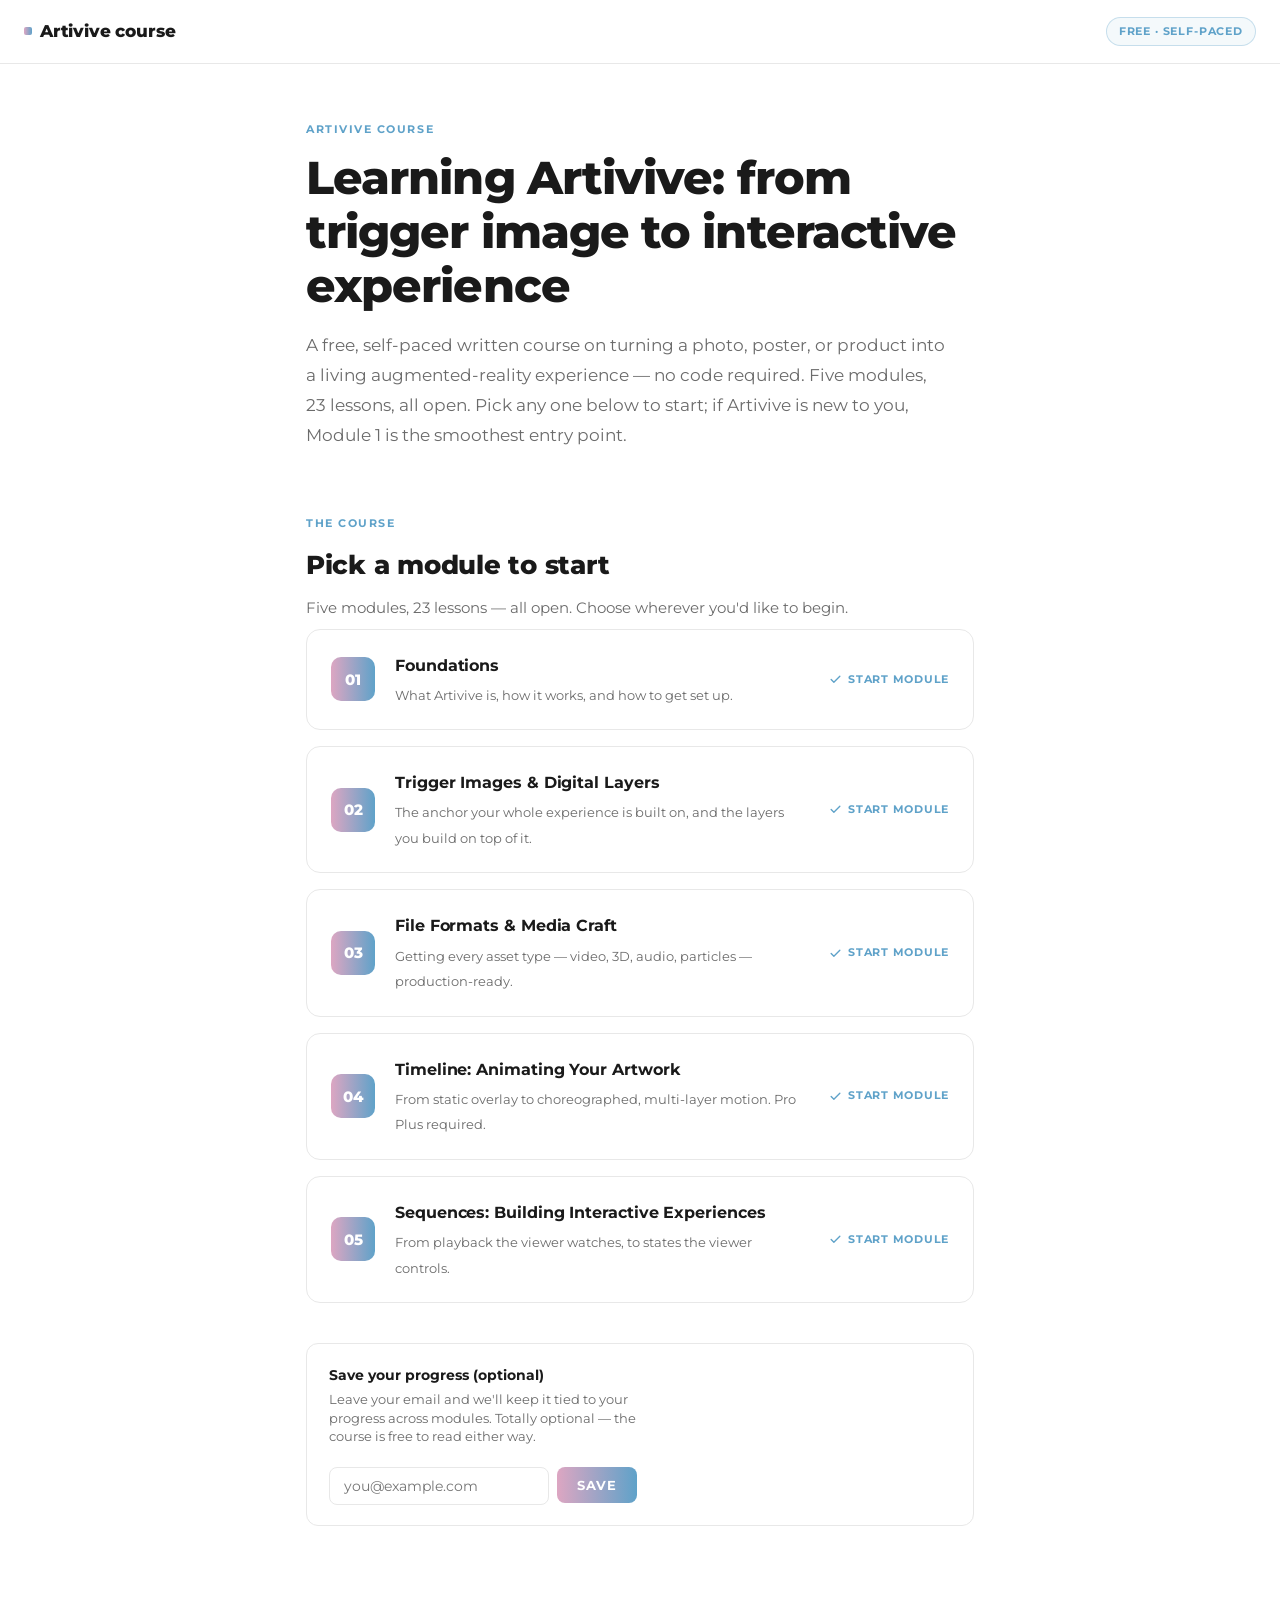
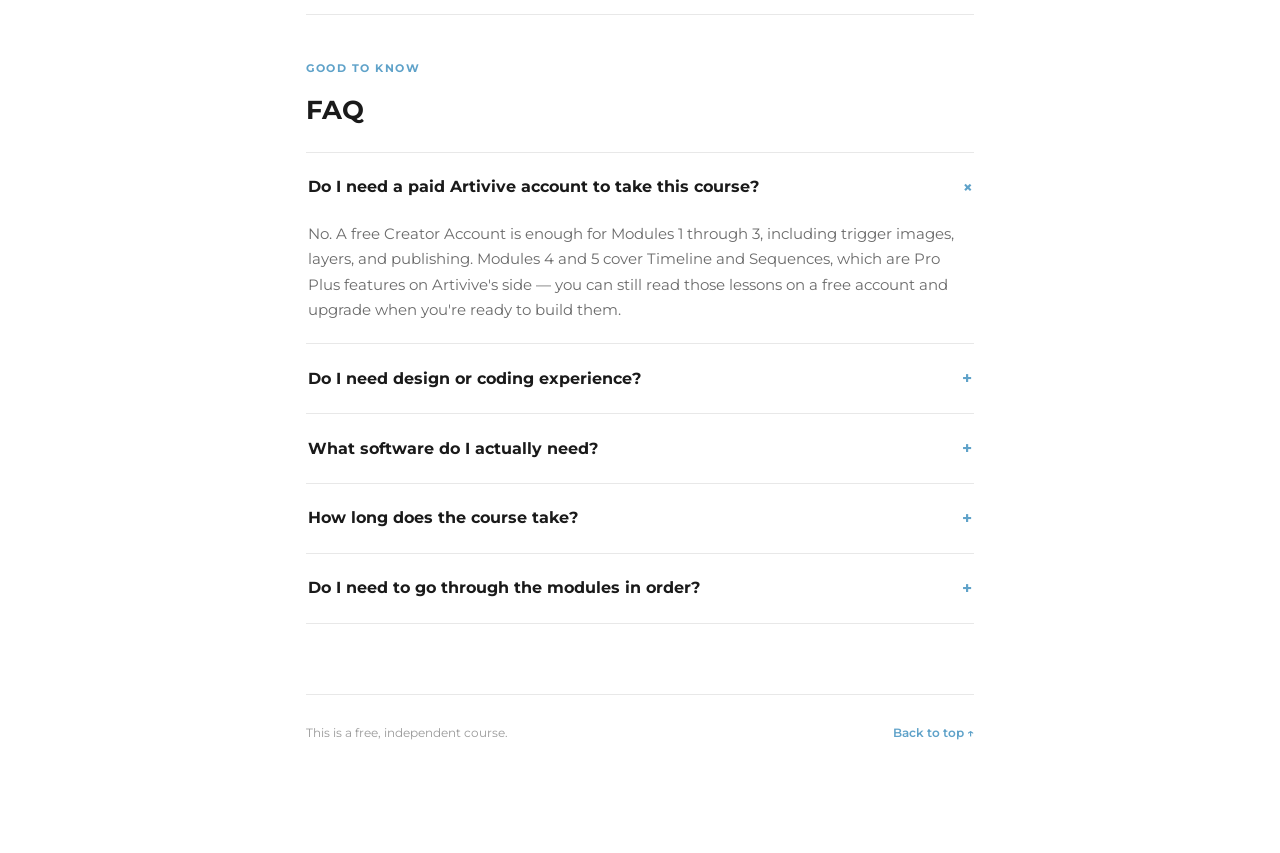
<file: index.html>
<!DOCTYPE html>
<html lang="en">
<head>
<meta charset="UTF-8">
<meta name="viewport" content="width=device-width, initial-scale=1.0">
<title>Learning Artivive — Course Home</title>
<link rel="preconnect" href="https://fonts.googleapis.com">
<link href="https://fonts.googleapis.com/css2?family=Montserrat:ital,wght@0,400;0,500;0,600;0,700;0,800;0,900;1,600&display=swap" rel="stylesheet">
<style>
:root{
  --rose:#dda6c2;
  --sky:#5fa2c9;
  --ink:#1a1a1a;
  --body:#3d3d3d;
  --muted:#6b6b6b;
  --soft:#9a9a9a;
  --page:#f5f5f5;
  --edge:#e8e8e8;
  --grad-cta: linear-gradient(90deg,#dda6c2, #5fa2c9);
}
*{box-sizing:border-box;margin:0;padding:0;}
html{scroll-behavior:smooth;}
body{
  font-family:'Montserrat',Arial,sans-serif;
  font-size:15px;line-height:1.7;color:var(--body);
  background:#fff;-webkit-font-smoothing:antialiased;
}
a{color:inherit;text-decoration:none;}
ul{list-style:none;}
h1,h2,h3{font-family:'Montserrat',Arial,sans-serif;color:var(--ink);font-feature-settings:"calt" 0,"liga" 0;}

/* top bar */
.top-bar{
  height:64px;border-bottom:1px solid var(--edge);
  display:flex;align-items:center;justify-content:space-between;
  padding:0 24px;position:sticky;top:0;z-index:300;
  background:rgba(255,255,255,.97);backdrop-filter:blur(10px);
}
.top-logo{font-weight:800;font-size:17px;color:var(--ink);display:flex;gap:8px;align-items:center;letter-spacing:-.01em;}
.mark{width:8px;height:8px;border-radius:2px;background:var(--grad-cta);flex:0 0 auto;}
.top-right{display:flex;align-items:center;gap:14px;}
.free-badge{font-size:10.5px;font-weight:700;text-transform:uppercase;letter-spacing:.08em;color:var(--sky);border:1px solid rgba(95,162,201,.3);background:rgba(95,162,201,.07);padding:5px 12px;border-radius:20px;}
.menu-toggle{display:none;background:none;border:1px solid var(--edge);border-radius:6px;width:36px;height:36px;font-size:16px;cursor:pointer;color:var(--ink);}

/* layout */
.layout{display:flex;max-width:1320px;margin:0 auto;align-items:flex-start;}
.layout.home{justify-content:center;}
.layout.home .content{max-width:780px;}
.layout.home .module-cards-head{margin-top:38px;}
.sidebar{
  width:272px;flex:0 0 272px;position:sticky;top:64px;
  height:calc(100vh - 64px);overflow-y:auto;
  padding:32px 22px 60px;border-right:1px solid var(--edge);
}
.sidebar-top-link{display:block;font-size:13px;font-weight:700;color:var(--ink);margin-bottom:26px;padding:8px 10px;border-radius:6px;}
.sidebar-top-link:hover{background:var(--page);}
.sidebar-group{margin-bottom:20px;}
.sidebar-group-title{display:flex;gap:9px;align-items:center;font-size:12.5px;font-weight:700;color:var(--ink);margin-bottom:8px;}
.sidebar-index{width:19px;height:19px;border-radius:5px;background:var(--grad-cta);color:#fff;font-size:9.5px;font-weight:800;display:flex;align-items:center;justify-content:center;flex:0 0 auto;}
.sidebar-group ul{display:flex;flex-direction:column;gap:1px;margin-left:28px;border-left:1px solid var(--edge);}
.sidebar-group a{display:block;font-size:12.5px;color:var(--muted);padding:6px 0 6px 14px;border-left:2px solid transparent;margin-left:-1px;}
.sidebar-group a:hover{color:var(--ink);}
.sidebar-group a.active{color:var(--sky);border-left-color:var(--sky);font-weight:600;}
.sidebar-bottom{margin-top:26px;padding-top:18px;border-top:1px solid var(--edge);}
.sidebar-bottom a{display:block;font-size:12.5px;font-weight:600;color:var(--muted);padding:6px 10px;border-radius:6px;}
.sidebar-bottom a:hover{color:var(--ink);background:var(--page);}

.sidebar-backdrop{display:none;}

/* content */
.content{flex:1;min-width:0;padding:56px 56px 110px;max-width:840px;}

.intro{margin-bottom:64px;}
.intro .eyebrow{font-size:11px;font-weight:700;letter-spacing:.14em;text-transform:uppercase;color:var(--sky);margin-bottom:12px;display:block;}
.intro h1{font-size:clamp(30px,4.6vw,46px);font-weight:800;letter-spacing:-.02em;line-height:1.18;margin-bottom:18px;}
.intro .lede{font-size:16.5px;color:var(--muted);max-width:640px;line-height:1.8;margin-bottom:26px;}
.intro-facts{display:flex;gap:28px;flex-wrap:wrap;margin-bottom:26px;}
.intro-facts div b{display:block;font-size:22px;font-weight:800;color:var(--ink);}
.intro-facts div span{font-size:12px;color:var(--soft);}
.intro-note{
  background:var(--page);border:1px solid var(--edge);border-left:3px solid var(--sky);
  border-radius:8px;padding:16px 20px;font-size:14px;color:var(--body);line-height:1.7;
}

/* save progress / email capture — optional, not a gate */
.save-progress{background:#fff;border:1px solid var(--edge);border-radius:12px;padding:20px 22px;margin:18px 0 0;}
.save-progress-form{display:flex;align-items:center;justify-content:space-between;gap:20px;flex-wrap:wrap;}
.save-progress-text{display:flex;flex-direction:column;gap:3px;max-width:340px;}
.save-progress-text strong{font-size:14px;color:var(--ink);}
.save-progress-text span{font-size:12.5px;color:var(--muted);line-height:1.5;}
.save-progress-input-row{display:flex;gap:8px;flex-wrap:wrap;align-items:flex-start;}
.save-progress-input-row input{font-family:'Montserrat',sans-serif;font-size:13.5px;padding:10px 14px;border-radius:8px;border:1px solid var(--edge);min-width:220px;color:var(--ink);}
.save-progress-input-row input:focus{outline:2px solid var(--sky);outline-offset:1px;border-color:var(--sky);}
.btn-save-progress{background:var(--grad-cta);color:#fff;font-weight:700;font-size:12.5px;text-transform:uppercase;letter-spacing:.05em;padding:10.5px 20px;border-radius:8px;border:none;cursor:pointer;white-space:nowrap;font-family:'Montserrat',sans-serif;}
.btn-save-progress:hover{transform:translateY(-1px);}
.save-progress-done{display:none;align-items:center;gap:10px;}
.save-progress.is-saved .save-progress-form{display:none;}
.save-progress.is-saved .save-progress-done{display:flex;}
.save-progress-done svg{width:18px;height:18px;color:var(--sky);flex:0 0 auto;}
.save-progress-done p{font-size:13.5px;color:var(--body);margin:0;}
.save-progress-done a{color:var(--sky);font-weight:600;}
.save-progress-error{color:#c0524a;font-size:12px;margin-top:8px;width:100%;display:none;}
.save-progress.has-error .save-progress-error{display:block;}

.module-block{margin-top:0;}
.module-head{margin-bottom:8px;padding-bottom:28px;border-bottom:1px solid var(--edge);margin-bottom:36px;}
.module-eyebrow{font-size:11px;font-weight:700;text-transform:uppercase;letter-spacing:.1em;color:var(--sky);margin-bottom:12px;display:flex;gap:10px;align-items:center;}
.module-badge{width:24px;height:24px;border-radius:6px;background:var(--grad-cta);color:#fff;font-size:10.5px;font-weight:800;display:flex;align-items:center;justify-content:center;}
.module-head h2{font-size:clamp(22px,3vw,30px);font-weight:800;letter-spacing:-.01em;margin-bottom:8px;}
.module-desc{color:var(--muted);font-size:14.5px;}

/* diagrams — original illustrations, not stock photos */
.diagram-flow{
  display:flex;align-items:center;justify-content:center;gap:12px;flex-wrap:wrap;
  padding:28px 24px;background:#fff;border:1px solid var(--edge);border-radius:14px;margin:22px 0 6px;
}
.flow-step{display:flex;flex-direction:column;align-items:center;gap:9px;flex:1;min-width:108px;max-width:170px;text-align:center;}
.flow-step span{font-size:12px;font-weight:600;color:var(--body);line-height:1.4;}
.flow-arrow{font-size:12.5px;font-weight:700;color:var(--sky);letter-spacing:.02em;flex:0 0 auto;white-space:nowrap;}

.flow-icon{width:56px;height:56px;border-radius:12px;position:relative;background:var(--page);border:1px solid var(--edge);flex:0 0 auto;}
.flow-icon.poster-mini{background:repeating-linear-gradient(45deg, rgba(95,162,201,.5) 0px, rgba(95,162,201,.5) 4px, rgba(221,166,194,.4) 4px, rgba(221,166,194,.4) 8px);}
.flow-icon.scan-mini{background:#fff;}
.flow-icon .vf-c.sm{position:absolute;width:12px;height:12px;}
.flow-icon .vf-c.sm.tl{top:5px;left:5px;border-top:2px solid var(--sky);border-left:2px solid var(--sky);}
.flow-icon .vf-c.sm.tr{top:5px;right:5px;border-top:2px solid var(--sky);border-right:2px solid var(--sky);}
.flow-icon .vf-c.sm.bl{bottom:5px;left:5px;border-bottom:2px solid var(--sky);border-left:2px solid var(--sky);}
.flow-icon .vf-c.sm.br{bottom:5px;right:5px;border-bottom:2px solid var(--sky);border-right:2px solid var(--sky);}
.flow-icon.layers-mini .chip{position:absolute;width:24px;height:16px;border-radius:4px;box-shadow:0 3px 8px rgba(26,26,26,.16);}

.step-num{width:38px;height:38px;border-radius:50%;background:var(--grad-cta);color:#fff;font-weight:800;font-size:14px;display:flex;align-items:center;justify-content:center;}

.compare-col{display:flex;flex-direction:column;align-items:center;gap:9px;text-align:center;flex:0 0 auto;max-width:170px;}
.compare-col span{font-size:12px;color:var(--muted);line-height:1.4;}
.mini-poster{width:120px;height:86px;border-radius:8px;border:1px solid var(--edge);}
.mini-poster.good-pattern{background:repeating-linear-gradient(45deg, rgba(95,162,201,.55) 0px, rgba(95,162,201,.55) 5px, rgba(221,166,194,.45) 5px, rgba(221,166,194,.45) 10px, rgba(26,26,26,.12) 10px, rgba(26,26,26,.12) 12px);}
.mini-poster.poor-pattern{background:linear-gradient(180deg,#eef0f1,#e2e4e5);}
.mini-stars{color:var(--sky);font-size:14px;letter-spacing:3px;}
.mini-stars.dim{color:#dcdcdc;}
.compare-divider{font-size:11px;font-weight:800;color:var(--soft);letter-spacing:.12em;flex:0 0 auto;}

.format-card{background:var(--page);border:1px solid var(--edge);border-radius:10px;padding:18px 16px;text-align:center;flex:1;min-width:140px;}
.format-icon{width:40px;height:40px;border-radius:9px;background:linear-gradient(135deg, rgba(221,166,194,.18), rgba(95,162,201,.16));border:1px solid rgba(95,162,201,.2);display:flex;align-items:center;justify-content:center;margin:0 auto 10px;}
.format-icon svg{width:18px;height:18px;stroke:var(--sky);fill:none;stroke-width:1.8;stroke-linecap:round;stroke-linejoin:round;}
.format-icon svg polygon{fill:var(--sky);stroke:none;}
.format-card b{display:block;font-size:12.5px;color:var(--ink);margin-bottom:4px;}
.format-card span{font-size:11px;color:var(--soft);line-height:1.5;}

.diagram{position:relative;height:150px;background:#fff;border:1px solid var(--edge);border-radius:14px;margin:22px 0 6px;overflow:hidden;padding:0 26px;}
.tl-track{position:absolute;left:8%;right:8%;top:46%;height:2px;background:var(--edge);}
.tl-bar{position:absolute;height:5px;border-radius:3px;top:46%;background:var(--grad-cta);transform:translateY(-50%);}
.tl-node{position:absolute;top:46%;width:13px;height:13px;border-radius:50%;background:var(--sky);transform:translate(-50%,-50%);box-shadow:0 0 0 5px rgba(95,162,201,.14);}
.tl-dot-move{position:absolute;width:10px;height:10px;border-radius:50%;background:var(--ink);top:46%;animation:moveDot 3.4s ease-in-out infinite;}
@keyframes moveDot{0%{left:8%;transform:translate(-50%,-50%);}50%{left:78%;transform:translate(-50%,-50%);}100%{left:8%;transform:translate(-50%,-50%);}}
.tl-label{position:absolute;top:64%;transform:translateX(-50%);font-size:11px;font-weight:600;color:var(--muted);white-space:nowrap;}

.seq-box{background:var(--page);border:1px solid var(--edge);border-radius:10px;padding:11px 16px;font-size:12.5px;font-weight:700;color:var(--ink);text-align:center;}
.seq-box small{display:block;font-size:9.5px;font-weight:500;color:var(--soft);margin-top:2px;text-transform:uppercase;letter-spacing:.05em;}
.seq-branch{display:flex;flex-direction:column;gap:8px;}

@media(prefers-reduced-motion:reduce){ .tl-dot-move{animation:none;} }
@media(max-width:600px){ .diagram-flow{gap:8px;padding:22px 16px;} .flow-arrow{width:100%;text-align:center;} }

/* progressive unlock */
.module-locked{display:none;align-items:center;gap:18px;background:var(--page);border:1px dashed var(--edge);border-radius:14px;padding:32px 28px;margin:22px 0 6px;}
.module-block.is-locked .module-locked{display:flex;}
.module-block.is-locked .module-body{display:none;}
.lock-big{width:26px;height:26px;color:var(--soft);flex:0 0 auto;}
.module-locked p{font-size:14px;color:var(--muted);margin:0;}
.module-locked strong{color:var(--ink);}
.module-locked a{color:var(--sky);font-weight:700;}

.module-complete{margin-top:44px;padding-top:36px;border-top:1px solid var(--edge);}
.complete-todo{display:flex;align-items:center;justify-content:space-between;gap:18px;flex-wrap:wrap;background:var(--page);border:1px solid var(--edge);border-radius:12px;padding:20px 24px;}
.complete-todo p{font-size:14px;font-weight:600;color:var(--ink);margin:0;}
.btn-complete{background:var(--grad-cta);color:#fff;font-weight:700;font-size:12.5px;text-transform:uppercase;letter-spacing:.05em;padding:12px 22px;border-radius:30px;border:none;cursor:pointer;white-space:nowrap;font-family:'Montserrat',sans-serif;}
.btn-complete:hover{transform:translateY(-1px);}
.complete-done{display:none;align-items:center;gap:12px;background:rgba(95,162,201,.08);border:1px solid rgba(95,162,201,.25);border-radius:12px;padding:18px 24px;}
.module-block.is-completed .complete-todo{display:none;}
.module-block.is-completed .complete-done{display:flex;}
.complete-done svg{width:20px;height:20px;color:var(--sky);flex:0 0 auto;}
.complete-done p{font-size:14px;color:var(--body);margin:0;}
.complete-done p strong{color:var(--ink);}

.sidebar-progress{font-size:11.5px;color:var(--soft);margin:-16px 0 20px;padding:0 10px;}
.sidebar-group-name{flex:1;}
.group-lock-icon,.group-check-icon{width:12px;height:12px;flex:0 0 auto;display:none;}
.group-lock-icon{color:var(--soft);}
.group-check-icon{color:var(--sky);}
.sidebar-group.locked .group-lock-icon{display:block;}
.sidebar-group.completed .group-check-icon{display:block;}
.sidebar-group.locked .sidebar-group-name{color:var(--soft);}
.sidebar-group.locked .sidebar-index{opacity:.45;}
.sidebar-group.locked ul a{pointer-events:none;color:#d2d2d2;}
.sidebar-group.current .sidebar-group-name{color:var(--sky);}
.sidebar-reset{font-size:11.5px;color:var(--soft);}
.sidebar-reset:hover{color:var(--sky);}

.lesson{margin-top:44px;padding-top:40px;border-top:1px solid var(--edge);}
.module-block .lesson:first-of-type{border-top:none;padding-top:0;margin-top:0;}
.lesson h3{font-size:19px;font-weight:700;margin-bottom:18px;display:flex;gap:10px;align-items:baseline;letter-spacing:-.005em;}
.lesson-num-tag{font-size:13px;color:var(--sky);font-weight:800;flex:0 0 auto;}
.lesson-body p{margin-bottom:14px;font-size:15.5px;line-height:1.85;color:var(--body);}
.lesson-body p:last-child{margin-bottom:0;}
.lesson-body strong{color:var(--ink);font-weight:700;}
.lesson-body ul{margin:4px 0 18px;padding-left:0;display:flex;flex-direction:column;gap:9px;}
.lesson-body ul li{font-size:15px;color:var(--body);padding-left:20px;position:relative;line-height:1.75;}
.lesson-body ul li::before{content:'';position:absolute;left:0;top:9px;width:6px;height:6px;background:var(--sky);border-radius:1px;transform:rotate(45deg);}
.lesson-body ul li strong{color:var(--ink);}
.video-link{display:inline-flex;align-items:center;gap:8px;font-size:13.5px;color:var(--sky);font-weight:600;margin-top:4px;word-break:break-all;}
.video-link::before{content:'▶';font-size:10px;}
.video-link:hover{text-decoration:underline;}

/* embedded videos — same frame treatment as the infographics */
.video-embed{background:#fff;border:1px solid var(--edge);border-radius:14px;padding:14px;margin:22px 0 6px;}
.video-embed + .video-embed{margin-top:14px;}
.video-frame{position:relative;width:100%;padding-top:56.25%;border-radius:9px;overflow:hidden;background:var(--page);}
.video-frame iframe{position:absolute;top:0;left:0;width:100%;height:100%;border:0;}
.video-caption{display:flex;align-items:center;gap:8px;font-size:12px;font-weight:600;color:var(--muted);margin-top:11px;padding:0 2px;}
.video-caption::before{content:'▶';font-size:9px;color:var(--sky);}

/* faq */
.faq-section{margin-top:88px;padding-top:44px;border-top:1px solid var(--edge);}
.faq-item{border-top:1px solid var(--edge);}
.faq-item:last-child{border-bottom:1px solid var(--edge);}
.faq-item summary{list-style:none;cursor:pointer;padding:20px 2px;display:flex;justify-content:space-between;align-items:center;gap:20px;font-size:15.5px;font-weight:700;color:var(--ink);}
.faq-item summary::-webkit-details-marker{display:none;}
.faq-item p{padding:0 2px 20px;max-width:700px;font-size:14.5px;color:var(--muted);line-height:1.75;}
.faq-plus{font-size:17px;color:var(--sky);transition:transform .2s ease;flex:0 0 auto;font-weight:700;}
.faq-item[open] .faq-plus{transform:rotate(45deg);}

footer{margin-top:70px;padding-top:28px;border-top:1px solid var(--edge);display:flex;justify-content:space-between;flex-wrap:wrap;gap:10px;}
footer p{font-size:12px;color:var(--soft);}
footer a{font-size:12px;color:var(--sky);font-weight:600;}

/* ===== NEW: multi-page module overview cards (index) ===== */
.module-cards{display:flex;flex-direction:column;gap:16px;margin-top:8px;}
.module-cards-head{margin:64px 0 4px;}
.module-cards-head .eyebrow{font-size:11px;font-weight:700;letter-spacing:.14em;text-transform:uppercase;color:var(--sky);display:block;margin-bottom:10px;}
.module-cards-head h2{font-size:26px;font-weight:800;letter-spacing:-.01em;}
.lesson-figure{margin:20px 0 6px;}
.lesson-figure img{display:block;width:100%;height:auto;border:1px solid var(--edge);border-radius:12px;background:#fff;}
.lesson-figure figcaption{font-size:13px;color:var(--muted);margin-top:9px;text-align:center;font-style:italic;}
.module-cards-sub{font-size:15px;color:var(--muted);margin-top:8px;}
.module-cards + .save-progress{margin-top:40px;}
.module-card{display:flex;align-items:center;gap:20px;border:1px solid var(--edge);border-radius:14px;padding:22px 24px;transition:border-color .15s ease,transform .15s ease;}
.module-card:hover{border-color:var(--sky);transform:translateY(-1px);}
.module-card .mc-badge{width:44px;height:44px;border-radius:10px;background:var(--grad-cta);color:#fff;font-weight:800;font-size:15px;display:flex;align-items:center;justify-content:center;flex:0 0 auto;}
.module-card .mc-text{flex:1;min-width:0;}
.module-card .mc-text b{display:block;font-size:16px;color:var(--ink);margin-bottom:3px;letter-spacing:-.005em;}
.module-card .mc-text span{font-size:13px;color:var(--muted);line-height:1.6;}
.module-card .mc-status{font-size:10.5px;font-weight:700;text-transform:uppercase;letter-spacing:.07em;flex:0 0 auto;color:var(--sky);display:flex;align-items:center;gap:6px;}
.module-card .mc-status svg{width:13px;height:13px;flex:0 0 auto;}
.module-card.locked{opacity:.55;pointer-events:none;}
.module-card.locked .mc-badge{opacity:.5;}
.module-card.locked .mc-status{color:var(--soft);}
.module-card.done .mc-status{color:var(--sky);}

/* ===== NEW: prev / next page navigation ===== */
.page-nav{display:flex;justify-content:space-between;gap:14px;margin-top:60px;padding-top:30px;border-top:1px solid var(--edge);flex-wrap:wrap;}
.page-nav a{display:inline-flex;flex-direction:column;gap:3px;font-size:13.5px;font-weight:700;color:var(--ink);border:1px solid var(--edge);border-radius:12px;padding:13px 20px;min-width:160px;transition:border-color .15s ease,transform .15s ease;}
.page-nav a:hover{border-color:var(--sky);transform:translateY(-1px);}
.page-nav a small{font-size:10px;font-weight:700;text-transform:uppercase;letter-spacing:.08em;color:var(--soft);}
.page-nav a.next{margin-left:auto;text-align:right;align-items:flex-end;}
.page-nav a.locked{opacity:.4;pointer-events:none;}

@media(max-width:960px){
  .menu-toggle{display:block;}
  .sidebar{
    position:fixed;top:0;left:-300px;width:280px;height:100vh;
    background:#fff;z-index:400;transition:left .25s ease;
    box-shadow:0 0 40px rgba(0,0,0,.15);padding-top:84px;
  }
  .sidebar.open{left:0;}
  .sidebar-backdrop.show{
    display:block;position:fixed;inset:0;background:rgba(0,0,0,.32);z-index:350;
  }
  .content{padding:40px 22px 90px;max-width:100%;}
  .intro-facts{gap:20px;}
}

</style>
</head>
<body data-page="index">

<div class="top-bar">
  <div class="top-logo"><span class="mark"></span>Artivive course</div>
  <div class="top-right">
    <span class="free-badge">Free · Self-paced</span>
  </div>
</div>


<div class="layout home">
<main class="content" id="top">

    <div class="intro">
      <span class="eyebrow">Artivive Course</span>
      <h1>Learning Artivive: from trigger image to interactive experience</h1>
      <p class="lede">A free, self-paced written course on turning a photo, poster, or product into a living augmented-reality experience — no code required. Five modules, 23 lessons, all open. Pick any one below to start; if Artivive is new to you, Module 1 is the smoothest entry point.</p>
    </div>

    <div class="module-cards-head">
      <span class="eyebrow">The Course</span>
      <h2>Pick a module to start</h2>
      <p class="module-cards-sub">Five modules, 23 lessons — all open. Choose wherever you'd like to begin.</p>
    </div>
    <div class="module-cards">

      <a class="module-card" href="module-1.html" data-module="1">
        <span class="mc-badge">01</span>
        <span class="mc-text"><b>Foundations</b><span>What Artivive is, how it works, and how to get set up.</span></span>
        <span class="mc-status">
          <svg class="chk" viewBox="0 0 24 24" fill="none" stroke="currentColor" stroke-width="2.5" stroke-linecap="round" stroke-linejoin="round"><polyline points="20 6 9 17 4 12"/></svg>
          <span class="mc-status-text">Start module</span>
        </span>
      </a>

      <a class="module-card" href="module-2.html" data-module="2">
        <span class="mc-badge">02</span>
        <span class="mc-text"><b>Trigger Images &amp; Digital Layers</b><span>The anchor your whole experience is built on, and the layers you build on top of it.</span></span>
        <span class="mc-status">
          <svg class="chk" viewBox="0 0 24 24" fill="none" stroke="currentColor" stroke-width="2.5" stroke-linecap="round" stroke-linejoin="round"><polyline points="20 6 9 17 4 12"/></svg>
          <span class="mc-status-text">Start module</span>
        </span>
      </a>

      <a class="module-card" href="module-3.html" data-module="3">
        <span class="mc-badge">03</span>
        <span class="mc-text"><b>File Formats &amp; Media Craft</b><span>Getting every asset type — video, 3D, audio, particles — production-ready.</span></span>
        <span class="mc-status">
          <svg class="chk" viewBox="0 0 24 24" fill="none" stroke="currentColor" stroke-width="2.5" stroke-linecap="round" stroke-linejoin="round"><polyline points="20 6 9 17 4 12"/></svg>
          <span class="mc-status-text">Start module</span>
        </span>
      </a>

      <a class="module-card" href="module-4.html" data-module="4">
        <span class="mc-badge">04</span>
        <span class="mc-text"><b>Timeline: Animating Your Artwork</b><span>From static overlay to choreographed, multi-layer motion. Pro Plus required.</span></span>
        <span class="mc-status">
          <svg class="chk" viewBox="0 0 24 24" fill="none" stroke="currentColor" stroke-width="2.5" stroke-linecap="round" stroke-linejoin="round"><polyline points="20 6 9 17 4 12"/></svg>
          <span class="mc-status-text">Start module</span>
        </span>
      </a>

      <a class="module-card" href="module-5.html" data-module="5">
        <span class="mc-badge">05</span>
        <span class="mc-text"><b>Sequences: Building Interactive Experiences</b><span>From playback the viewer watches, to states the viewer controls.</span></span>
        <span class="mc-status">
          <svg class="chk" viewBox="0 0 24 24" fill="none" stroke="currentColor" stroke-width="2.5" stroke-linecap="round" stroke-linejoin="round"><polyline points="20 6 9 17 4 12"/></svg>
          <span class="mc-status-text">Start module</span>
        </span>
      </a>

    </div>

<div class="save-progress" id="saveProgress">
      <div class="save-progress-form">
        <div class="save-progress-text">
          <strong>Save your progress (optional)</strong>
          <span>Leave your email and we'll keep it tied to your progress across modules. Totally optional — the course is free to read either way.</span>
        </div>
        <div class="save-progress-input-row">
          <input type="email" id="saveProgressEmail" placeholder="you@example.com" autocomplete="email">
          <button type="button" class="btn-save-progress" id="saveProgressBtn">Save</button>
        </div>
        <div class="save-progress-error" id="saveProgressError">That doesn't look like a valid email — mind double-checking it?</div>
      </div>
      <div class="save-progress-done">
        <svg viewBox="0 0 24 24" fill="none" stroke="currentColor" stroke-width="2.5" stroke-linecap="round" stroke-linejoin="round"><polyline points="20 6 9 17 4 12"/></svg>
        <p>Saving progress for <strong id="savedEmailDisplay"></strong>. <a href="#" id="changeEmailLink">Change</a></p>
      </div>
    </div>

    <!-- FAQ -->
    <section class="faq-section" id="faq">
      <span class="eyebrow" style="font-size:11px;font-weight:700;letter-spacing:.14em;text-transform:uppercase;color:var(--sky);display:block;margin-bottom:10px;">Good to Know</span>
      <h2 style="font-size:26px;margin-bottom:20px;">FAQ</h2>

      <details class="faq-item" open>
        <summary>Do I need a paid Artivive account to take this course?<span class="faq-plus">+</span></summary>
        <p>No. A free Creator Account is enough for Modules 1 through 3, including trigger images, layers, and publishing. Modules 4 and 5 cover Timeline and Sequences, which are Pro Plus features on Artivive's side — you can still read those lessons on a free account and upgrade when you're ready to build them.</p>
      </details>
      <details class="faq-item">
        <summary>Do I need design or coding experience?<span class="faq-plus">+</span></summary>
        <p>No. Artivive's editor is entirely drag-and-drop. This course assumes no prior experience with AR, animation, or code.</p>
      </details>
      <details class="faq-item">
        <summary>What software do I actually need?<span class="faq-plus">+</span></summary>
        <p>Just a modern desktop browser for the editor, and the free Artivive app (or a WebAR-enabled artwork) to view your work on a phone.</p>
      </details>
      <details class="faq-item">
        <summary>How long does the course take?<span class="faq-plus">+</span></summary>
        <p>Most learners get through all five modules in four to six hours. It's fully self-paced, so you can spread that across a weekend or a few weeks.</p>
      </details>
      <details class="faq-item">
        <summary>Do I need to go through the modules in order?<span class="faq-plus">+</span></summary>
        <p>No — every module is open, so you can jump to whichever one you need. That said, they're written as a progression: Module 2 assumes the account setup from Module 1, Module 4 assumes the layer skills from Module 2, and Module 5 builds on Timeline concepts from Module 4. If you're brand new to Artivive, going in order is the smoothest path.</p>
      </details>
    </section>

    <footer>
      <p>This is a free, independent course.</p>
      <a href="#top">Back to top ↑</a>
    </footer>

  </main>
</div>

<script>
/* ============================================================
   Artivive course — shared logic across all pages.
   Reads which page it is on from <body data-page> / data-module.
   ============================================================ */
(function(){
  'use strict';

  var TOTAL_MODULES = 5;
  var PROGRESS_KEY = 'module-progress';
  var EMAIL_KEY = 'learner-email';

  var MODULE_TITLES = {
    1: 'Foundations',
    2: 'Trigger Images & Digital Layers',
    3: 'File Formats & Media Craft',
    4: 'Timeline: Animating Your Artwork',
    5: 'Sequences: Building Interactive Experiences'
  };

  /* ---- integration config (fill in to connect ActiveCampaign) ---- */
  var MAKE_WEBHOOK_URL = '';   // e.g. https://hook.us1.make.com/xxxxxxxxxxxxxxxxxxxx
  var AC_ACTID = '';           // e.g. 1234567
  var AC_EVENT_KEY = '';       // e.g. 93f120c55fa6caf9dabc1430d8b4232efead5dfe

  /* ------------------------------------------------------------------
     Storage abstraction.
     - In the Claude artifact preview, window.storage is available (async).
     - On a real hosted site, we fall back to localStorage (sync).
     - As a last resort, an in-memory object (progress won't persist).
     Everything is wrapped in Promises so callers can treat it uniformly.
  ------------------------------------------------------------------ */
  var mem = {};
  function hasWinStorage(){ return typeof window.storage !== 'undefined' && window.storage; }

  function storeGet(key){
    if(hasWinStorage()){
      return window.storage.get(key, false)
        .then(function(r){ return (r && r.value != null) ? r.value : null; })
        .catch(function(){ return null; });
    }
    try { return Promise.resolve(localStorage.getItem(key)); }
    catch(e){ return Promise.resolve(Object.prototype.hasOwnProperty.call(mem, key) ? mem[key] : null); }
  }

  function storeSet(key, value){
    if(hasWinStorage()){
      return window.storage.set(key, value, false).catch(function(e){ console.error('storage.set failed', e); });
    }
    try { localStorage.setItem(key, value); return Promise.resolve(); }
    catch(e){ mem[key] = value; return Promise.resolve(); }
  }

  /* ---- shared mutable state ---- */
  var progress = { completed: [] };
  var email = '';

  /* =====================  INTEGRATIONS  ===================== */
  function isValidEmail(v){ return /^[^\s@]+@[^\s@]+\.[^\s@]+$/.test(v); }

  function sendEvent(eventName, extra){
    if(!email) return; // no identified contact yet — nothing to attach to
    if(MAKE_WEBHOOK_URL){
      var payload = { event: eventName, email: email, course: 'Learning Artivive', timestamp: new Date().toISOString() };
      for(var k in extra){ if(extra.hasOwnProperty(k)) payload[k] = extra[k]; }
      fetch(MAKE_WEBHOOK_URL, {
        method: 'POST', headers: { 'Content-Type': 'application/json' }, body: JSON.stringify(payload)
      }).catch(function(e){ console.warn('Make.com webhook failed', e); });
    }
    if(AC_ACTID && AC_EVENT_KEY){
      var body = 'actid=' + encodeURIComponent(AC_ACTID) +
        '&key=' + encodeURIComponent(AC_EVENT_KEY) +
        '&event=' + encodeURIComponent(eventName) +
        '&eventdata=' + encodeURIComponent(JSON.stringify(extra || {})) +
        '&visit=' + encodeURIComponent(JSON.stringify({ email: email }));
      fetch('https://trackcmp.net/event', {
        method: 'POST', headers: { 'Content-Type': 'application/x-www-form-urlencoded' }, body: body
      }).catch(function(e){ console.warn('ActiveCampaign event failed', e); });
    }
  }

  function trackModuleComplete(m){
    sendEvent('module_' + m + '_complete', { module: m, moduleTitle: MODULE_TITLES[m] || '' });
    if(m === TOTAL_MODULES) sendEvent('course_complete', {});
  }

  /* =====================  MOBILE MENU  ===================== */
  function initMenu(){
    var menuToggle = document.getElementById('menuToggle');
    var sidebar = document.getElementById('sidebar');
    var backdrop = document.getElementById('backdrop');
    if(!menuToggle || !sidebar || !backdrop) return;
    function close(){ sidebar.classList.remove('open'); backdrop.classList.remove('show'); }
    menuToggle.addEventListener('click', function(){
      sidebar.classList.toggle('open'); backdrop.classList.toggle('show');
    });
    backdrop.addEventListener('click', close);
    document.querySelectorAll('.sidebar a').forEach(function(a){ a.addEventListener('click', close); });
  }

  /* =====================  SIDEBAR STATE  ===================== */
  function currentModule(){
    var m = document.body.getAttribute('data-module');
    return m ? parseInt(m, 10) : 0;
  }

  function applySidebarState(){
    var cur = currentModule();
    for(var m = 1; m <= TOTAL_MODULES; m++){
      var group = document.getElementById('sidebar-group-' + m);
      if(!group) continue;
      var completed = progress.completed.indexOf(m) > -1;
      group.classList.remove('locked');
      group.classList.toggle('completed', completed);
      group.classList.toggle('current', m === cur);
    }
    var progEl = document.getElementById('sidebarProgress');
    if(progEl) progEl.textContent = progress.completed.length + ' of ' + TOTAL_MODULES + ' modules complete';
  }

  /* =====================  INDEX: MODULE CARDS  ===================== */
  function applyCardState(){
    document.querySelectorAll('.module-card').forEach(function(card){
      var m = parseInt(card.getAttribute('data-module'), 10);
      var completed = progress.completed.indexOf(m) > -1;
      card.classList.remove('locked');
      card.classList.toggle('done', completed);
      var status = card.querySelector('.mc-status-text');
      if(status){
        status.textContent = completed ? 'Completed' : 'Start module';
      }
    });
  }

  /* =====================  MODULE PAGE STATE  ===================== */
  function applyModulePageState(){
    var m = currentModule();
    if(!m) return;
    var block = document.getElementById('module-' + m);
    if(!block) return;
    var completed = progress.completed.indexOf(m) > -1;
    block.classList.remove('is-locked');
    block.classList.toggle('is-completed', completed);

    // modules are freely accessible — the next link is never gated
    var nextLink = document.querySelector('.page-nav a.next');
    if(nextLink){ nextLink.classList.remove('locked'); }
  }

  /* =====================  PROGRESS I/O  ===================== */
  function loadProgress(){
    return storeGet(PROGRESS_KEY).then(function(val){
      if(val){
        try{
          var parsed = JSON.parse(val);
          if(parsed && Array.isArray(parsed.completed)) progress = parsed;
        }catch(e){ /* keep default */ }
      }
    });
  }

  function saveProgress(){ return storeSet(PROGRESS_KEY, JSON.stringify(progress)); }

  function completeModule(m){
    if(progress.completed.indexOf(m) === -1){
      progress.completed.push(m);
      saveProgress();
    }
    applySidebarState();
    applyModulePageState();
    applyCardState();
    trackModuleComplete(m);
  }

  function resetProgress(){
    progress = { completed: [] };
    saveProgress();
    applySidebarState();
    applyModulePageState();
    applyCardState();
    window.scrollTo({ top: 0, behavior: 'smooth' });
  }

  /* =====================  EMAIL CAPTURE (index)  ===================== */
  function showSavedState(){
    var card = document.getElementById('saveProgress');
    var display = document.getElementById('savedEmailDisplay');
    if(!card) return;
    card.classList.add('is-saved');
    card.classList.remove('has-error');
    if(display) display.textContent = email;
  }
  function showFormState(){
    var card = document.getElementById('saveProgress');
    var input = document.getElementById('saveProgressEmail');
    if(!card) return;
    card.classList.remove('is-saved');
    if(input) input.value = email;
  }
  function initEmailCapture(){
    var saveBtn = document.getElementById('saveProgressBtn');
    var emailInput = document.getElementById('saveProgressEmail');
    var changeLink = document.getElementById('changeEmailLink');
    var card = document.getElementById('saveProgress');
    if(saveBtn && emailInput){
      saveBtn.addEventListener('click', function(){
        var value = emailInput.value.trim();
        if(!isValidEmail(value)){ if(card) card.classList.add('has-error'); return; }
        email = value;
        storeSet(EMAIL_KEY, email);
        showSavedState();
        sendEvent('email_captured', {});
      });
    }
    if(changeLink){
      changeLink.addEventListener('click', function(e){ e.preventDefault(); showFormState(); });
    }
  }

  /* =====================  SCROLL SPY (within a page)  ===================== */
  function initScrollSpy(){
    var lessons = document.querySelectorAll('.lesson[id]');
    if(!lessons.length || !('IntersectionObserver' in window)) return;
    var links = document.querySelectorAll('.sidebar-group a');
    var observer = new IntersectionObserver(function(entries){
      entries.forEach(function(entry){
        if(entry.isIntersecting){
          links.forEach(function(l){ l.classList.remove('active'); });
          var link = document.querySelector('.sidebar-group a[href$="#' + entry.target.id + '"]');
          if(link) link.classList.add('active');
        }
      });
    }, { rootMargin: '-15% 0px -70% 0px', threshold: 0 });
    lessons.forEach(function(l){ observer.observe(l); });
  }

  /* =====================  COMMON WIRING  ===================== */
  function initButtons(){
    document.querySelectorAll('.btn-complete').forEach(function(btn){
      btn.addEventListener('click', function(){
        completeModule(parseInt(btn.getAttribute('data-module'), 10));
      });
    });
    var resetBtn = document.getElementById('resetProgressBtn');
    if(resetBtn){
      resetBtn.addEventListener('click', function(e){ e.preventDefault(); resetProgress(); });
    }
  }

  /* =====================  BOOT  ===================== */
  document.addEventListener('DOMContentLoaded', function(){
    initMenu();
    initButtons();
    initScrollSpy();
    initEmailCapture();

    // load persisted state, then paint
    Promise.all([
      loadProgress(),
      storeGet(EMAIL_KEY).then(function(v){ if(v){ email = v; } })
    ]).then(function(){
      applySidebarState();
      applyModulePageState();
      applyCardState();
      if(email && document.getElementById('saveProgress')) showSavedState();
    });
  });

  // expose for any inline needs / debugging
  window.CourseApp = { sendEvent: sendEvent, trackModuleComplete: trackModuleComplete };
})();

</script>
</body>
</html>
</file>
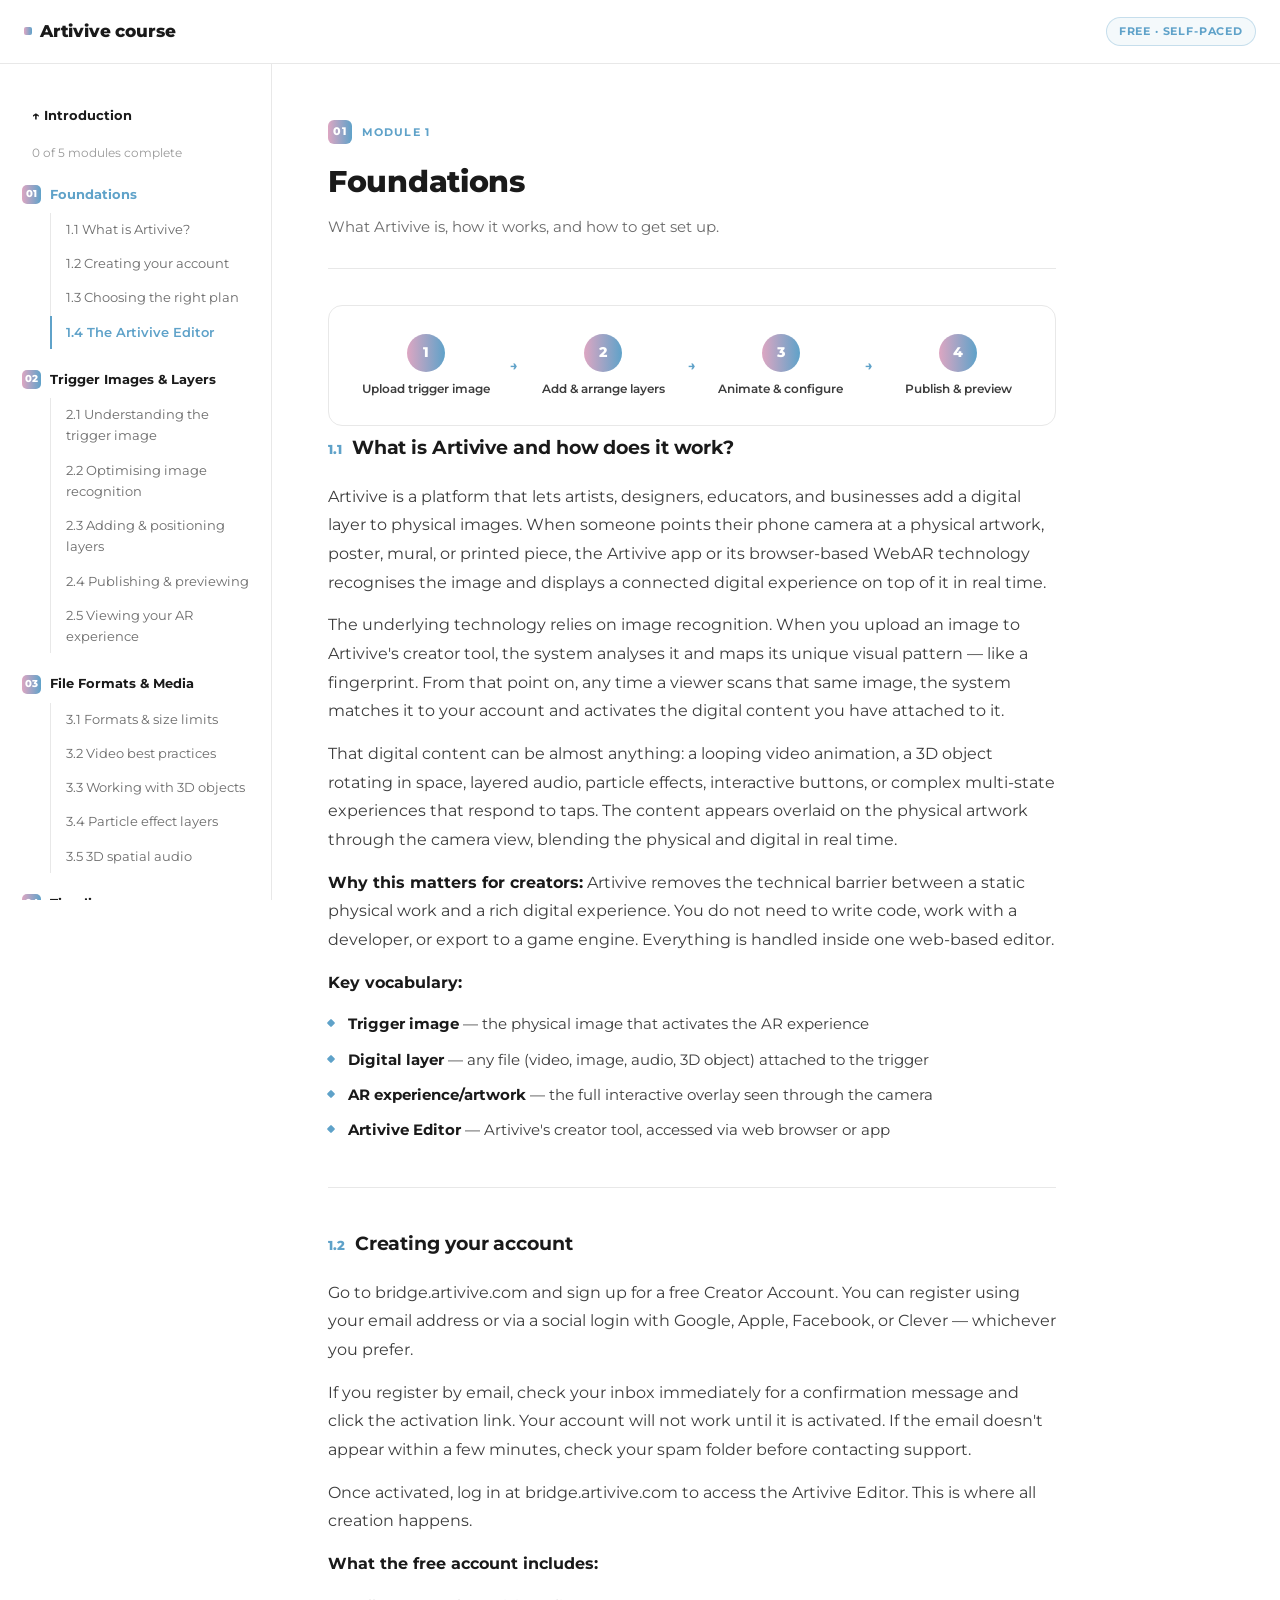
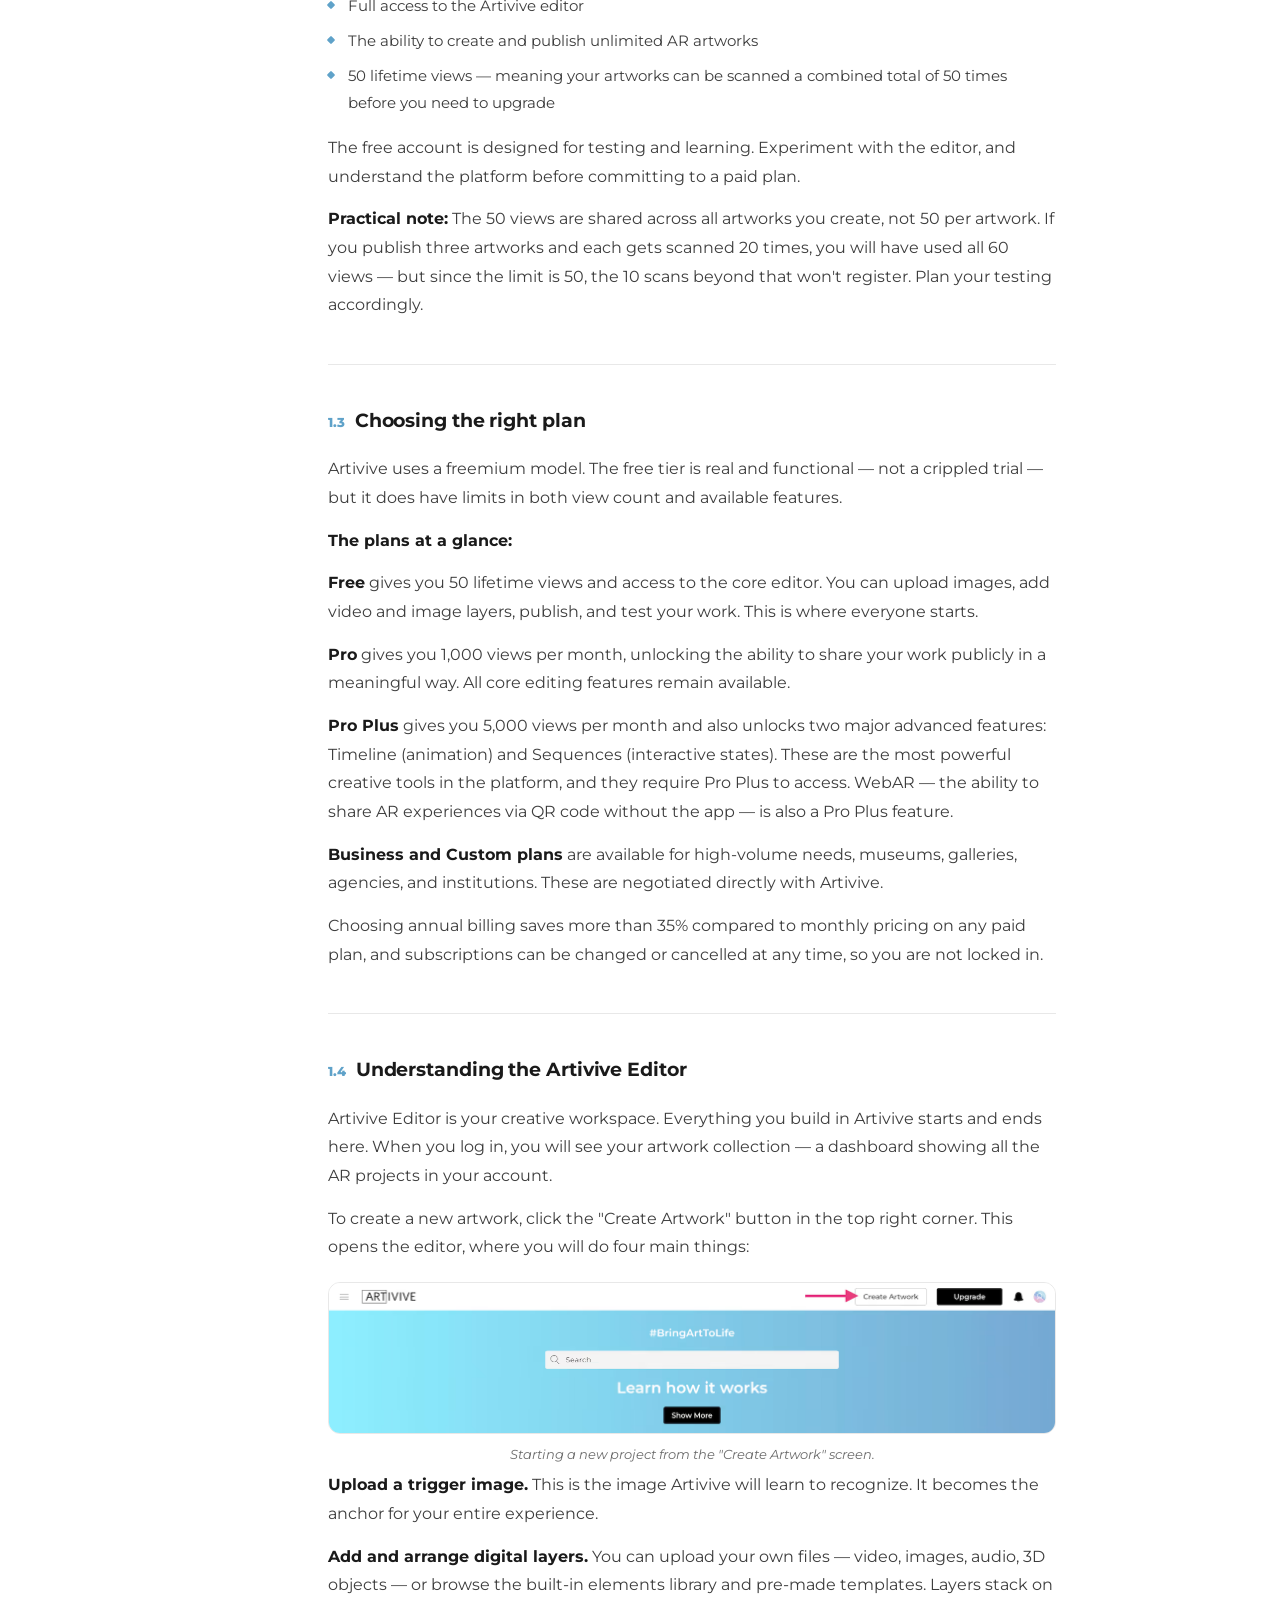
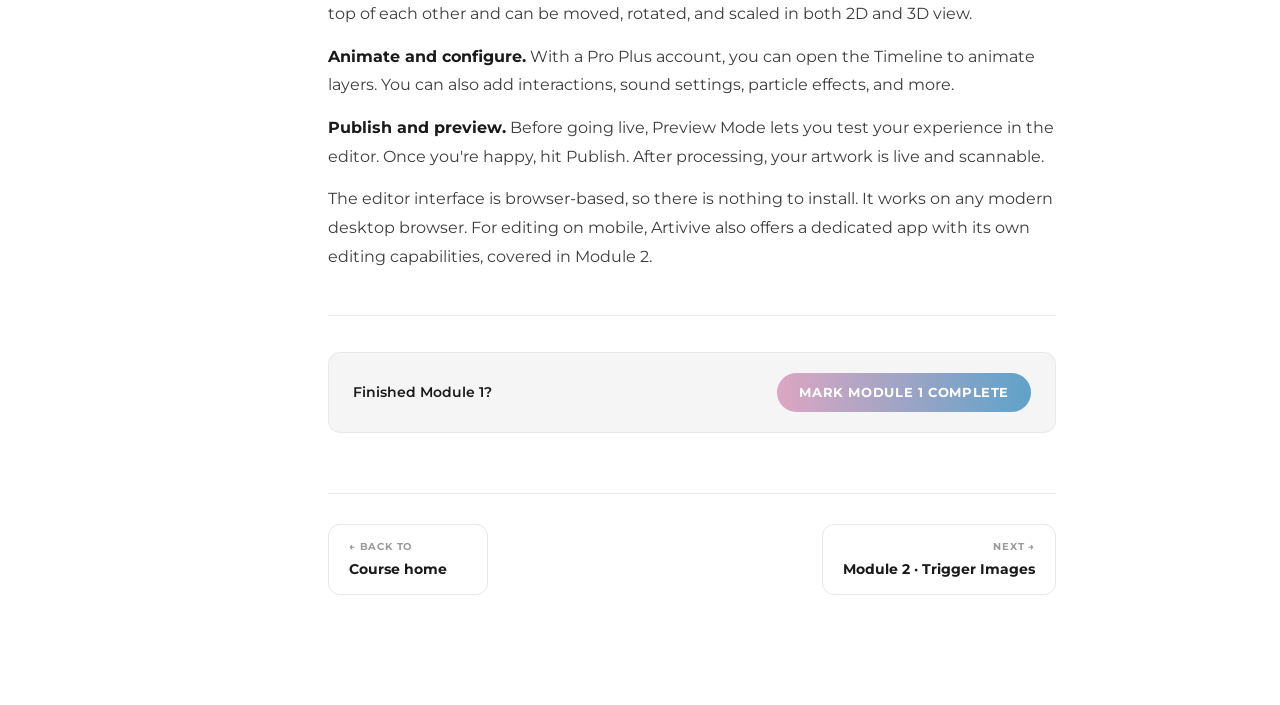
<file: module-1.html>
<!DOCTYPE html>
<html lang="en">
<head>
<meta charset="UTF-8">
<meta name="viewport" content="width=device-width, initial-scale=1.0">
<title>Module 1 · Foundations — Learning Artivive</title>
<link rel="preconnect" href="https://fonts.googleapis.com">
<link href="https://fonts.googleapis.com/css2?family=Montserrat:ital,wght@0,400;0,500;0,600;0,700;0,800;0,900;1,600&display=swap" rel="stylesheet">
<style>
:root{
  --rose:#dda6c2;
  --sky:#5fa2c9;
  --ink:#1a1a1a;
  --body:#3d3d3d;
  --muted:#6b6b6b;
  --soft:#9a9a9a;
  --page:#f5f5f5;
  --edge:#e8e8e8;
  --grad-cta: linear-gradient(90deg,#dda6c2, #5fa2c9);
}
*{box-sizing:border-box;margin:0;padding:0;}
html{scroll-behavior:smooth;}
body{
  font-family:'Montserrat',Arial,sans-serif;
  font-size:15px;line-height:1.7;color:var(--body);
  background:#fff;-webkit-font-smoothing:antialiased;
}
a{color:inherit;text-decoration:none;}
ul{list-style:none;}
h1,h2,h3{font-family:'Montserrat',Arial,sans-serif;color:var(--ink);font-feature-settings:"calt" 0,"liga" 0;}

/* top bar */
.top-bar{
  height:64px;border-bottom:1px solid var(--edge);
  display:flex;align-items:center;justify-content:space-between;
  padding:0 24px;position:sticky;top:0;z-index:300;
  background:rgba(255,255,255,.97);backdrop-filter:blur(10px);
}
.top-logo{font-weight:800;font-size:17px;color:var(--ink);display:flex;gap:8px;align-items:center;letter-spacing:-.01em;}
.mark{width:8px;height:8px;border-radius:2px;background:var(--grad-cta);flex:0 0 auto;}
.top-right{display:flex;align-items:center;gap:14px;}
.free-badge{font-size:10.5px;font-weight:700;text-transform:uppercase;letter-spacing:.08em;color:var(--sky);border:1px solid rgba(95,162,201,.3);background:rgba(95,162,201,.07);padding:5px 12px;border-radius:20px;}
.menu-toggle{display:none;background:none;border:1px solid var(--edge);border-radius:6px;width:36px;height:36px;font-size:16px;cursor:pointer;color:var(--ink);}

/* layout */
.layout{display:flex;max-width:1320px;margin:0 auto;align-items:flex-start;}
.layout.home{justify-content:center;}
.layout.home .content{max-width:780px;}
.layout.home .module-cards-head{margin-top:38px;}
.sidebar{
  width:272px;flex:0 0 272px;position:sticky;top:64px;
  height:calc(100vh - 64px);overflow-y:auto;
  padding:32px 22px 60px;border-right:1px solid var(--edge);
}
.sidebar-top-link{display:block;font-size:13px;font-weight:700;color:var(--ink);margin-bottom:26px;padding:8px 10px;border-radius:6px;}
.sidebar-top-link:hover{background:var(--page);}
.sidebar-group{margin-bottom:20px;}
.sidebar-group-title{display:flex;gap:9px;align-items:center;font-size:12.5px;font-weight:700;color:var(--ink);margin-bottom:8px;}
.sidebar-index{width:19px;height:19px;border-radius:5px;background:var(--grad-cta);color:#fff;font-size:9.5px;font-weight:800;display:flex;align-items:center;justify-content:center;flex:0 0 auto;}
.sidebar-group ul{display:flex;flex-direction:column;gap:1px;margin-left:28px;border-left:1px solid var(--edge);}
.sidebar-group a{display:block;font-size:12.5px;color:var(--muted);padding:6px 0 6px 14px;border-left:2px solid transparent;margin-left:-1px;}
.sidebar-group a:hover{color:var(--ink);}
.sidebar-group a.active{color:var(--sky);border-left-color:var(--sky);font-weight:600;}
.sidebar-bottom{margin-top:26px;padding-top:18px;border-top:1px solid var(--edge);}
.sidebar-bottom a{display:block;font-size:12.5px;font-weight:600;color:var(--muted);padding:6px 10px;border-radius:6px;}
.sidebar-bottom a:hover{color:var(--ink);background:var(--page);}

.sidebar-backdrop{display:none;}

/* content */
.content{flex:1;min-width:0;padding:56px 56px 110px;max-width:840px;}

.intro{margin-bottom:64px;}
.intro .eyebrow{font-size:11px;font-weight:700;letter-spacing:.14em;text-transform:uppercase;color:var(--sky);margin-bottom:12px;display:block;}
.intro h1{font-size:clamp(30px,4.6vw,46px);font-weight:800;letter-spacing:-.02em;line-height:1.18;margin-bottom:18px;}
.intro .lede{font-size:16.5px;color:var(--muted);max-width:640px;line-height:1.8;margin-bottom:26px;}
.intro-facts{display:flex;gap:28px;flex-wrap:wrap;margin-bottom:26px;}
.intro-facts div b{display:block;font-size:22px;font-weight:800;color:var(--ink);}
.intro-facts div span{font-size:12px;color:var(--soft);}
.intro-note{
  background:var(--page);border:1px solid var(--edge);border-left:3px solid var(--sky);
  border-radius:8px;padding:16px 20px;font-size:14px;color:var(--body);line-height:1.7;
}

/* save progress / email capture — optional, not a gate */
.save-progress{background:#fff;border:1px solid var(--edge);border-radius:12px;padding:20px 22px;margin:18px 0 0;}
.save-progress-form{display:flex;align-items:center;justify-content:space-between;gap:20px;flex-wrap:wrap;}
.save-progress-text{display:flex;flex-direction:column;gap:3px;max-width:340px;}
.save-progress-text strong{font-size:14px;color:var(--ink);}
.save-progress-text span{font-size:12.5px;color:var(--muted);line-height:1.5;}
.save-progress-input-row{display:flex;gap:8px;flex-wrap:wrap;align-items:flex-start;}
.save-progress-input-row input{font-family:'Montserrat',sans-serif;font-size:13.5px;padding:10px 14px;border-radius:8px;border:1px solid var(--edge);min-width:220px;color:var(--ink);}
.save-progress-input-row input:focus{outline:2px solid var(--sky);outline-offset:1px;border-color:var(--sky);}
.btn-save-progress{background:var(--grad-cta);color:#fff;font-weight:700;font-size:12.5px;text-transform:uppercase;letter-spacing:.05em;padding:10.5px 20px;border-radius:8px;border:none;cursor:pointer;white-space:nowrap;font-family:'Montserrat',sans-serif;}
.btn-save-progress:hover{transform:translateY(-1px);}
.save-progress-done{display:none;align-items:center;gap:10px;}
.save-progress.is-saved .save-progress-form{display:none;}
.save-progress.is-saved .save-progress-done{display:flex;}
.save-progress-done svg{width:18px;height:18px;color:var(--sky);flex:0 0 auto;}
.save-progress-done p{font-size:13.5px;color:var(--body);margin:0;}
.save-progress-done a{color:var(--sky);font-weight:600;}
.save-progress-error{color:#c0524a;font-size:12px;margin-top:8px;width:100%;display:none;}
.save-progress.has-error .save-progress-error{display:block;}

.module-block{margin-top:0;}
.module-head{margin-bottom:8px;padding-bottom:28px;border-bottom:1px solid var(--edge);margin-bottom:36px;}
.module-eyebrow{font-size:11px;font-weight:700;text-transform:uppercase;letter-spacing:.1em;color:var(--sky);margin-bottom:12px;display:flex;gap:10px;align-items:center;}
.module-badge{width:24px;height:24px;border-radius:6px;background:var(--grad-cta);color:#fff;font-size:10.5px;font-weight:800;display:flex;align-items:center;justify-content:center;}
.module-head h2{font-size:clamp(22px,3vw,30px);font-weight:800;letter-spacing:-.01em;margin-bottom:8px;}
.module-desc{color:var(--muted);font-size:14.5px;}

/* diagrams — original illustrations, not stock photos */
.diagram-flow{
  display:flex;align-items:center;justify-content:center;gap:12px;flex-wrap:wrap;
  padding:28px 24px;background:#fff;border:1px solid var(--edge);border-radius:14px;margin:22px 0 6px;
}
.flow-step{display:flex;flex-direction:column;align-items:center;gap:9px;flex:1;min-width:108px;max-width:170px;text-align:center;}
.flow-step span{font-size:12px;font-weight:600;color:var(--body);line-height:1.4;}
.flow-arrow{font-size:12.5px;font-weight:700;color:var(--sky);letter-spacing:.02em;flex:0 0 auto;white-space:nowrap;}

.flow-icon{width:56px;height:56px;border-radius:12px;position:relative;background:var(--page);border:1px solid var(--edge);flex:0 0 auto;}
.flow-icon.poster-mini{background:repeating-linear-gradient(45deg, rgba(95,162,201,.5) 0px, rgba(95,162,201,.5) 4px, rgba(221,166,194,.4) 4px, rgba(221,166,194,.4) 8px);}
.flow-icon.scan-mini{background:#fff;}
.flow-icon .vf-c.sm{position:absolute;width:12px;height:12px;}
.flow-icon .vf-c.sm.tl{top:5px;left:5px;border-top:2px solid var(--sky);border-left:2px solid var(--sky);}
.flow-icon .vf-c.sm.tr{top:5px;right:5px;border-top:2px solid var(--sky);border-right:2px solid var(--sky);}
.flow-icon .vf-c.sm.bl{bottom:5px;left:5px;border-bottom:2px solid var(--sky);border-left:2px solid var(--sky);}
.flow-icon .vf-c.sm.br{bottom:5px;right:5px;border-bottom:2px solid var(--sky);border-right:2px solid var(--sky);}
.flow-icon.layers-mini .chip{position:absolute;width:24px;height:16px;border-radius:4px;box-shadow:0 3px 8px rgba(26,26,26,.16);}

.step-num{width:38px;height:38px;border-radius:50%;background:var(--grad-cta);color:#fff;font-weight:800;font-size:14px;display:flex;align-items:center;justify-content:center;}

.compare-col{display:flex;flex-direction:column;align-items:center;gap:9px;text-align:center;flex:0 0 auto;max-width:170px;}
.compare-col span{font-size:12px;color:var(--muted);line-height:1.4;}
.mini-poster{width:120px;height:86px;border-radius:8px;border:1px solid var(--edge);}
.mini-poster.good-pattern{background:repeating-linear-gradient(45deg, rgba(95,162,201,.55) 0px, rgba(95,162,201,.55) 5px, rgba(221,166,194,.45) 5px, rgba(221,166,194,.45) 10px, rgba(26,26,26,.12) 10px, rgba(26,26,26,.12) 12px);}
.mini-poster.poor-pattern{background:linear-gradient(180deg,#eef0f1,#e2e4e5);}
.mini-stars{color:var(--sky);font-size:14px;letter-spacing:3px;}
.mini-stars.dim{color:#dcdcdc;}
.compare-divider{font-size:11px;font-weight:800;color:var(--soft);letter-spacing:.12em;flex:0 0 auto;}

.format-card{background:var(--page);border:1px solid var(--edge);border-radius:10px;padding:18px 16px;text-align:center;flex:1;min-width:140px;}
.format-icon{width:40px;height:40px;border-radius:9px;background:linear-gradient(135deg, rgba(221,166,194,.18), rgba(95,162,201,.16));border:1px solid rgba(95,162,201,.2);display:flex;align-items:center;justify-content:center;margin:0 auto 10px;}
.format-icon svg{width:18px;height:18px;stroke:var(--sky);fill:none;stroke-width:1.8;stroke-linecap:round;stroke-linejoin:round;}
.format-icon svg polygon{fill:var(--sky);stroke:none;}
.format-card b{display:block;font-size:12.5px;color:var(--ink);margin-bottom:4px;}
.format-card span{font-size:11px;color:var(--soft);line-height:1.5;}

.diagram{position:relative;height:150px;background:#fff;border:1px solid var(--edge);border-radius:14px;margin:22px 0 6px;overflow:hidden;padding:0 26px;}
.tl-track{position:absolute;left:8%;right:8%;top:46%;height:2px;background:var(--edge);}
.tl-bar{position:absolute;height:5px;border-radius:3px;top:46%;background:var(--grad-cta);transform:translateY(-50%);}
.tl-node{position:absolute;top:46%;width:13px;height:13px;border-radius:50%;background:var(--sky);transform:translate(-50%,-50%);box-shadow:0 0 0 5px rgba(95,162,201,.14);}
.tl-dot-move{position:absolute;width:10px;height:10px;border-radius:50%;background:var(--ink);top:46%;animation:moveDot 3.4s ease-in-out infinite;}
@keyframes moveDot{0%{left:8%;transform:translate(-50%,-50%);}50%{left:78%;transform:translate(-50%,-50%);}100%{left:8%;transform:translate(-50%,-50%);}}
.tl-label{position:absolute;top:64%;transform:translateX(-50%);font-size:11px;font-weight:600;color:var(--muted);white-space:nowrap;}

.seq-box{background:var(--page);border:1px solid var(--edge);border-radius:10px;padding:11px 16px;font-size:12.5px;font-weight:700;color:var(--ink);text-align:center;}
.seq-box small{display:block;font-size:9.5px;font-weight:500;color:var(--soft);margin-top:2px;text-transform:uppercase;letter-spacing:.05em;}
.seq-branch{display:flex;flex-direction:column;gap:8px;}

@media(prefers-reduced-motion:reduce){ .tl-dot-move{animation:none;} }
@media(max-width:600px){ .diagram-flow{gap:8px;padding:22px 16px;} .flow-arrow{width:100%;text-align:center;} }

/* progressive unlock */
.module-locked{display:none;align-items:center;gap:18px;background:var(--page);border:1px dashed var(--edge);border-radius:14px;padding:32px 28px;margin:22px 0 6px;}
.module-block.is-locked .module-locked{display:flex;}
.module-block.is-locked .module-body{display:none;}
.lock-big{width:26px;height:26px;color:var(--soft);flex:0 0 auto;}
.module-locked p{font-size:14px;color:var(--muted);margin:0;}
.module-locked strong{color:var(--ink);}
.module-locked a{color:var(--sky);font-weight:700;}

.module-complete{margin-top:44px;padding-top:36px;border-top:1px solid var(--edge);}
.complete-todo{display:flex;align-items:center;justify-content:space-between;gap:18px;flex-wrap:wrap;background:var(--page);border:1px solid var(--edge);border-radius:12px;padding:20px 24px;}
.complete-todo p{font-size:14px;font-weight:600;color:var(--ink);margin:0;}
.btn-complete{background:var(--grad-cta);color:#fff;font-weight:700;font-size:12.5px;text-transform:uppercase;letter-spacing:.05em;padding:12px 22px;border-radius:30px;border:none;cursor:pointer;white-space:nowrap;font-family:'Montserrat',sans-serif;}
.btn-complete:hover{transform:translateY(-1px);}
.complete-done{display:none;align-items:center;gap:12px;background:rgba(95,162,201,.08);border:1px solid rgba(95,162,201,.25);border-radius:12px;padding:18px 24px;}
.module-block.is-completed .complete-todo{display:none;}
.module-block.is-completed .complete-done{display:flex;}
.complete-done svg{width:20px;height:20px;color:var(--sky);flex:0 0 auto;}
.complete-done p{font-size:14px;color:var(--body);margin:0;}
.complete-done p strong{color:var(--ink);}

.sidebar-progress{font-size:11.5px;color:var(--soft);margin:-16px 0 20px;padding:0 10px;}
.sidebar-group-name{flex:1;}
.group-lock-icon,.group-check-icon{width:12px;height:12px;flex:0 0 auto;display:none;}
.group-lock-icon{color:var(--soft);}
.group-check-icon{color:var(--sky);}
.sidebar-group.locked .group-lock-icon{display:block;}
.sidebar-group.completed .group-check-icon{display:block;}
.sidebar-group.locked .sidebar-group-name{color:var(--soft);}
.sidebar-group.locked .sidebar-index{opacity:.45;}
.sidebar-group.locked ul a{pointer-events:none;color:#d2d2d2;}
.sidebar-group.current .sidebar-group-name{color:var(--sky);}
.sidebar-reset{font-size:11.5px;color:var(--soft);}
.sidebar-reset:hover{color:var(--sky);}

.lesson{margin-top:44px;padding-top:40px;border-top:1px solid var(--edge);}
.module-block .lesson:first-of-type{border-top:none;padding-top:0;margin-top:0;}
.lesson h3{font-size:19px;font-weight:700;margin-bottom:18px;display:flex;gap:10px;align-items:baseline;letter-spacing:-.005em;}
.lesson-num-tag{font-size:13px;color:var(--sky);font-weight:800;flex:0 0 auto;}
.lesson-body p{margin-bottom:14px;font-size:15.5px;line-height:1.85;color:var(--body);}
.lesson-body p:last-child{margin-bottom:0;}
.lesson-body strong{color:var(--ink);font-weight:700;}
.lesson-body ul{margin:4px 0 18px;padding-left:0;display:flex;flex-direction:column;gap:9px;}
.lesson-body ul li{font-size:15px;color:var(--body);padding-left:20px;position:relative;line-height:1.75;}
.lesson-body ul li::before{content:'';position:absolute;left:0;top:9px;width:6px;height:6px;background:var(--sky);border-radius:1px;transform:rotate(45deg);}
.lesson-body ul li strong{color:var(--ink);}
.video-link{display:inline-flex;align-items:center;gap:8px;font-size:13.5px;color:var(--sky);font-weight:600;margin-top:4px;word-break:break-all;}
.video-link::before{content:'▶';font-size:10px;}
.video-link:hover{text-decoration:underline;}

/* embedded videos — same frame treatment as the infographics */
.video-embed{background:#fff;border:1px solid var(--edge);border-radius:14px;padding:14px;margin:22px 0 6px;}
.video-embed + .video-embed{margin-top:14px;}
.video-frame{position:relative;width:100%;padding-top:56.25%;border-radius:9px;overflow:hidden;background:var(--page);}
.video-frame iframe{position:absolute;top:0;left:0;width:100%;height:100%;border:0;}
.video-caption{display:flex;align-items:center;gap:8px;font-size:12px;font-weight:600;color:var(--muted);margin-top:11px;padding:0 2px;}
.video-caption::before{content:'▶';font-size:9px;color:var(--sky);}

/* faq */
.faq-section{margin-top:88px;padding-top:44px;border-top:1px solid var(--edge);}
.faq-item{border-top:1px solid var(--edge);}
.faq-item:last-child{border-bottom:1px solid var(--edge);}
.faq-item summary{list-style:none;cursor:pointer;padding:20px 2px;display:flex;justify-content:space-between;align-items:center;gap:20px;font-size:15.5px;font-weight:700;color:var(--ink);}
.faq-item summary::-webkit-details-marker{display:none;}
.faq-item p{padding:0 2px 20px;max-width:700px;font-size:14.5px;color:var(--muted);line-height:1.75;}
.faq-plus{font-size:17px;color:var(--sky);transition:transform .2s ease;flex:0 0 auto;font-weight:700;}
.faq-item[open] .faq-plus{transform:rotate(45deg);}

footer{margin-top:70px;padding-top:28px;border-top:1px solid var(--edge);display:flex;justify-content:space-between;flex-wrap:wrap;gap:10px;}
footer p{font-size:12px;color:var(--soft);}
footer a{font-size:12px;color:var(--sky);font-weight:600;}

/* ===== NEW: multi-page module overview cards (index) ===== */
.module-cards{display:flex;flex-direction:column;gap:16px;margin-top:8px;}
.module-cards-head{margin:64px 0 4px;}
.module-cards-head .eyebrow{font-size:11px;font-weight:700;letter-spacing:.14em;text-transform:uppercase;color:var(--sky);display:block;margin-bottom:10px;}
.module-cards-head h2{font-size:26px;font-weight:800;letter-spacing:-.01em;}
.lesson-figure{margin:20px 0 6px;}
.lesson-figure img{display:block;width:100%;height:auto;border:1px solid var(--edge);border-radius:12px;background:#fff;}
.lesson-figure figcaption{font-size:13px;color:var(--muted);margin-top:9px;text-align:center;font-style:italic;}
.module-cards-sub{font-size:15px;color:var(--muted);margin-top:8px;}
.module-cards + .save-progress{margin-top:40px;}
.module-card{display:flex;align-items:center;gap:20px;border:1px solid var(--edge);border-radius:14px;padding:22px 24px;transition:border-color .15s ease,transform .15s ease;}
.module-card:hover{border-color:var(--sky);transform:translateY(-1px);}
.module-card .mc-badge{width:44px;height:44px;border-radius:10px;background:var(--grad-cta);color:#fff;font-weight:800;font-size:15px;display:flex;align-items:center;justify-content:center;flex:0 0 auto;}
.module-card .mc-text{flex:1;min-width:0;}
.module-card .mc-text b{display:block;font-size:16px;color:var(--ink);margin-bottom:3px;letter-spacing:-.005em;}
.module-card .mc-text span{font-size:13px;color:var(--muted);line-height:1.6;}
.module-card .mc-status{font-size:10.5px;font-weight:700;text-transform:uppercase;letter-spacing:.07em;flex:0 0 auto;color:var(--sky);display:flex;align-items:center;gap:6px;}
.module-card .mc-status svg{width:13px;height:13px;flex:0 0 auto;}
.module-card.locked{opacity:.55;pointer-events:none;}
.module-card.locked .mc-badge{opacity:.5;}
.module-card.locked .mc-status{color:var(--soft);}
.module-card.done .mc-status{color:var(--sky);}

/* ===== NEW: prev / next page navigation ===== */
.page-nav{display:flex;justify-content:space-between;gap:14px;margin-top:60px;padding-top:30px;border-top:1px solid var(--edge);flex-wrap:wrap;}
.page-nav a{display:inline-flex;flex-direction:column;gap:3px;font-size:13.5px;font-weight:700;color:var(--ink);border:1px solid var(--edge);border-radius:12px;padding:13px 20px;min-width:160px;transition:border-color .15s ease,transform .15s ease;}
.page-nav a:hover{border-color:var(--sky);transform:translateY(-1px);}
.page-nav a small{font-size:10px;font-weight:700;text-transform:uppercase;letter-spacing:.08em;color:var(--soft);}
.page-nav a.next{margin-left:auto;text-align:right;align-items:flex-end;}
.page-nav a.locked{opacity:.4;pointer-events:none;}

@media(max-width:960px){
  .menu-toggle{display:block;}
  .sidebar{
    position:fixed;top:0;left:-300px;width:280px;height:100vh;
    background:#fff;z-index:400;transition:left .25s ease;
    box-shadow:0 0 40px rgba(0,0,0,.15);padding-top:84px;
  }
  .sidebar.open{left:0;}
  .sidebar-backdrop.show{
    display:block;position:fixed;inset:0;background:rgba(0,0,0,.32);z-index:350;
  }
  .content{padding:40px 22px 90px;max-width:100%;}
  .intro-facts{gap:20px;}
}

</style>
</head>
<body data-page="module" data-module="1">

<div class="top-bar">
  <div class="top-logo"><span class="mark"></span><a href="index.html">Artivive course</a></div>
  <div class="top-right">
    <span class="free-badge">Free · Self-paced</span>
    <button class="menu-toggle" id="menuToggle" aria-label="Toggle menu">☰</button>
  </div>
</div>

<div class="sidebar-backdrop" id="backdrop"></div>

<div class="layout">
  <aside class="sidebar" id="sidebar">
    <a href="index.html#top" class="sidebar-top-link">↑ Introduction</a>
    <div class="sidebar-progress" id="sidebarProgress">0 of 5 modules complete</div>

    <div class="sidebar-group" id="sidebar-group-1">
      <div class="sidebar-group-title">
        <span class="sidebar-index">01</span>
        <span class="sidebar-group-name">Foundations</span>
        <svg class="group-lock-icon" viewBox="0 0 24 24" fill="none" stroke="currentColor" stroke-width="2"><rect x="5" y="11" width="14" height="9" rx="2"/><path d="M8 11V7a4 4 0 0 1 8 0v4"/></svg>
        <svg class="group-check-icon" viewBox="0 0 24 24" fill="none" stroke="currentColor" stroke-width="2.5" stroke-linecap="round" stroke-linejoin="round"><polyline points="20 6 9 17 4 12"/></svg>
      </div>
      <ul>
        <li><a href="module-1.html#lesson-1-1">1.1 What is Artivive?</a></li>
        <li><a href="module-1.html#lesson-1-2">1.2 Creating your account</a></li>
        <li><a href="module-1.html#lesson-1-3">1.3 Choosing the right plan</a></li>
        <li><a href="module-1.html#lesson-1-4">1.4 The Artivive Editor</a></li>
      </ul>
    </div>

    <div class="sidebar-group" id="sidebar-group-2">
      <div class="sidebar-group-title">
        <span class="sidebar-index">02</span>
        <span class="sidebar-group-name">Trigger Images &amp; Layers</span>
        <svg class="group-lock-icon" viewBox="0 0 24 24" fill="none" stroke="currentColor" stroke-width="2"><rect x="5" y="11" width="14" height="9" rx="2"/><path d="M8 11V7a4 4 0 0 1 8 0v4"/></svg>
        <svg class="group-check-icon" viewBox="0 0 24 24" fill="none" stroke="currentColor" stroke-width="2.5" stroke-linecap="round" stroke-linejoin="round"><polyline points="20 6 9 17 4 12"/></svg>
      </div>
      <ul>
        <li><a href="module-2.html#lesson-2-1">2.1 Understanding the trigger image</a></li>
        <li><a href="module-2.html#lesson-2-2">2.2 Optimising image recognition</a></li>
        <li><a href="module-2.html#lesson-2-3">2.3 Adding &amp; positioning layers</a></li>
        <li><a href="module-2.html#lesson-2-4">2.4 Publishing &amp; previewing</a></li>
        <li><a href="module-2.html#lesson-2-5">2.5 Viewing your AR experience</a></li>
      </ul>
    </div>

    <div class="sidebar-group" id="sidebar-group-3">
      <div class="sidebar-group-title">
        <span class="sidebar-index">03</span>
        <span class="sidebar-group-name">File Formats &amp; Media</span>
        <svg class="group-lock-icon" viewBox="0 0 24 24" fill="none" stroke="currentColor" stroke-width="2"><rect x="5" y="11" width="14" height="9" rx="2"/><path d="M8 11V7a4 4 0 0 1 8 0v4"/></svg>
        <svg class="group-check-icon" viewBox="0 0 24 24" fill="none" stroke="currentColor" stroke-width="2.5" stroke-linecap="round" stroke-linejoin="round"><polyline points="20 6 9 17 4 12"/></svg>
      </div>
      <ul>
        <li><a href="module-3.html#lesson-3-1">3.1 Formats &amp; size limits</a></li>
        <li><a href="module-3.html#lesson-3-2">3.2 Video best practices</a></li>
        <li><a href="module-3.html#lesson-3-3">3.3 Working with 3D objects</a></li>
        <li><a href="module-3.html#lesson-3-4">3.4 Particle effect layers</a></li>
        <li><a href="module-3.html#lesson-3-5">3.5 3D spatial audio</a></li>
      </ul>
    </div>

    <div class="sidebar-group" id="sidebar-group-4">
      <div class="sidebar-group-title">
        <span class="sidebar-index">04</span>
        <span class="sidebar-group-name">Timeline</span>
        <svg class="group-lock-icon" viewBox="0 0 24 24" fill="none" stroke="currentColor" stroke-width="2"><rect x="5" y="11" width="14" height="9" rx="2"/><path d="M8 11V7a4 4 0 0 1 8 0v4"/></svg>
        <svg class="group-check-icon" viewBox="0 0 24 24" fill="none" stroke="currentColor" stroke-width="2.5" stroke-linecap="round" stroke-linejoin="round"><polyline points="20 6 9 17 4 12"/></svg>
      </div>
      <ul>
        <li><a href="module-4.html#lesson-4-1">4.1 What is Timeline?</a></li>
        <li><a href="module-4.html#lesson-4-2">4.2 The five core actions</a></li>
        <li><a href="module-4.html#lesson-4-3">4.3 Speed curves &amp; duration</a></li>
        <li><a href="module-4.html#lesson-4-4">4.4 Groups &amp; combined actions</a></li>
      </ul>
    </div>

    <div class="sidebar-group" id="sidebar-group-5">
      <div class="sidebar-group-title">
        <span class="sidebar-index">05</span>
        <span class="sidebar-group-name">Sequences</span>
        <svg class="group-lock-icon" viewBox="0 0 24 24" fill="none" stroke="currentColor" stroke-width="2"><rect x="5" y="11" width="14" height="9" rx="2"/><path d="M8 11V7a4 4 0 0 1 8 0v4"/></svg>
        <svg class="group-check-icon" viewBox="0 0 24 24" fill="none" stroke="currentColor" stroke-width="2.5" stroke-linecap="round" stroke-linejoin="round"><polyline points="20 6 9 17 4 12"/></svg>
      </div>
      <ul>
        <li><a href="module-5.html#lesson-5-1">5.1 Multi-state experiences</a></li>
        <li><a href="module-5.html#lesson-5-2">5.2 Creating &amp; connecting sequences</a></li>
        <li><a href="module-5.html#lesson-5-3">5.3 Advanced sequence actions</a></li>
        <li><a href="module-5.html#lesson-5-4">5.4 Testing interactions</a></li>
        <li><a href="module-5.html#lesson-5-5">5.5 What you can build</a></li>
      </ul>
    </div>

    <div class="sidebar-bottom">
      <a href="index.html#faq">FAQ</a>
      <a href="#" class="sidebar-reset" id="resetProgressBtn">Reset progress</a>
    </div>
  </aside>

  <main class="content" id="top">

    <section class="module-block" id="module-1">
      <div class="module-head">
        <div class="module-eyebrow"><span class="module-badge">01</span>Module 1</div>
        <h2>Foundations</h2>
        <p class="module-desc">What Artivive is, how it works, and how to get set up.</p>
      </div>

      <div class="module-body">
      <div class="diagram-flow" role="img" aria-label="Diagram: four-step Editor workflow — upload, layer, animate, publish">
        <div class="flow-step"><div class="step-num">1</div><span>Upload trigger image</span></div>
        <div class="flow-arrow">→</div>
        <div class="flow-step"><div class="step-num">2</div><span>Add &amp; arrange layers</span></div>
        <div class="flow-arrow">→</div>
        <div class="flow-step"><div class="step-num">3</div><span>Animate &amp; configure</span></div>
        <div class="flow-arrow">→</div>
        <div class="flow-step"><div class="step-num">4</div><span>Publish &amp; preview</span></div>
      </div>

      <article class="lesson" id="lesson-1-1">
        <h3><span class="lesson-num-tag">1.1</span> What is Artivive and how does it work?</h3>
        <div class="lesson-body">
          <p>Artivive is a platform that lets artists, designers, educators, and businesses add a digital layer to physical images. When someone points their phone camera at a physical artwork, poster, mural, or printed piece, the Artivive app or its browser-based WebAR technology recognises the image and displays a connected digital experience on top of it in real time.</p>
          <p>The underlying technology relies on image recognition. When you upload an image to Artivive's creator tool, the system analyses it and maps its unique visual pattern — like a fingerprint. From that point on, any time a viewer scans that same image, the system matches it to your account and activates the digital content you have attached to it.</p>
          <p>That digital content can be almost anything: a looping video animation, a 3D object rotating in space, layered audio, particle effects, interactive buttons, or complex multi-state experiences that respond to taps. The content appears overlaid on the physical artwork through the camera view, blending the physical and digital in real time.</p>
          <p><strong>Why this matters for creators:</strong> Artivive removes the technical barrier between a static physical work and a rich digital experience. You do not need to write code, work with a developer, or export to a game engine. Everything is handled inside one web-based editor.</p>
          <p><strong>Key vocabulary:</strong></p>
          <ul>
            <li><strong>Trigger image</strong> — the physical image that activates the AR experience</li>
            <li><strong>Digital layer</strong> — any file (video, image, audio, 3D object) attached to the trigger</li>
            <li><strong>AR experience/artwork</strong> — the full interactive overlay seen through the camera</li>
            <li><strong>Artivive Editor</strong> — Artivive's creator tool, accessed via web browser or app</li>
          </ul>
        </div>
      </article>

      <article class="lesson" id="lesson-1-2">
        <h3><span class="lesson-num-tag">1.2</span> Creating your account</h3>
        <div class="lesson-body">
          <p>Go to <a href="https://bridge.artivive.com">bridge.artivive.com</a> and sign up for a free Creator Account. You can register using your email address or via a social login with Google, Apple, Facebook, or Clever — whichever you prefer.</p>
          <p>If you register by email, check your inbox immediately for a confirmation message and click the activation link. Your account will not work until it is activated. If the email doesn't appear within a few minutes, check your spam folder before contacting support.</p>
          <p>Once activated, log in at <a href="https://bridge.artivive.com">bridge.artivive.com</a> to access the Artivive Editor. This is where all creation happens.</p>
          <p><strong>What the free account includes:</strong></p>
          <ul>
            <li>Full access to the Artivive editor</li>
            <li>The ability to create and publish unlimited AR artworks</li>
            <li>50 lifetime views — meaning your artworks can be scanned a combined total of 50 times before you need to upgrade</li>
          </ul>
          <p>The free account is designed for testing and learning. Experiment with the editor, and understand the platform before committing to a paid plan.</p>
          <p><strong>Practical note:</strong> The 50 views are shared across all artworks you create, not 50 per artwork. If you publish three artworks and each gets scanned 20 times, you will have used all 60 views — but since the limit is 50, the 10 scans beyond that won't register. Plan your testing accordingly.</p>
        </div>
      </article>

      <article class="lesson" id="lesson-1-3">
        <h3><span class="lesson-num-tag">1.3</span> Choosing the right plan</h3>
        <div class="lesson-body">
          <p>Artivive uses a freemium model. The free tier is real and functional — not a crippled trial — but it does have limits in both view count and available features.</p>
          <p><strong>The plans at a glance:</strong></p>
          <p><strong>Free</strong> gives you 50 lifetime views and access to the core editor. You can upload images, add video and image layers, publish, and test your work. This is where everyone starts.</p>
          <p><strong>Pro</strong> gives you 1,000 views per month, unlocking the ability to share your work publicly in a meaningful way. All core editing features remain available.</p>
          <p><strong>Pro Plus</strong> gives you 5,000 views per month and also unlocks two major advanced features: Timeline (animation) and Sequences (interactive states). These are the most powerful creative tools in the platform, and they require Pro Plus to access. WebAR — the ability to share AR experiences via QR code without the app — is also a Pro Plus feature.</p>
          
          <p><strong>Business and Custom plans</strong> are available for high-volume needs, museums, galleries, agencies, and institutions. These are negotiated directly with Artivive.</p>
          <p>Choosing annual billing saves more than 35% compared to monthly pricing on any paid plan, and subscriptions can be changed or cancelled at any time, so you are not locked in.</p>
        </div>
      </article>

      <article class="lesson" id="lesson-1-4">
        <h3><span class="lesson-num-tag">1.4</span> Understanding the Artivive Editor</h3>
        <div class="lesson-body">
          <p>Artivive Editor is your creative workspace. Everything you build in Artivive starts and ends here. When you log in, you will see your artwork collection — a dashboard showing all the AR projects in your account.</p>
          <p>To create a new artwork, click the "Create Artwork" button in the top right corner. This opens the editor, where you will do four main things:</p>
          <figure class="lesson-figure">
            <img src="[data-uri]" alt="The Create Artwork screen in the Artivive Editor, where a new AR project is started" loading="lazy">
            <figcaption>Starting a new project from the "Create Artwork" screen.</figcaption>
          </figure>
          <p><strong>Upload a trigger image.</strong> This is the image Artivive will learn to recognize. It becomes the anchor for your entire experience.</p>
          <p><strong>Add and arrange digital layers.</strong> You can upload your own files — video, images, audio, 3D objects — or browse the built-in elements library and pre-made templates. Layers stack on top of each other and can be moved, rotated, and scaled in both 2D and 3D view.</p>
          <p><strong>Animate and configure.</strong> With a Pro Plus account, you can open the Timeline to animate layers. You can also add interactions, sound settings, particle effects, and more.</p>
          <p><strong>Publish and preview.</strong> Before going live, Preview Mode lets you test your experience in the editor. Once you're happy, hit Publish. After processing, your artwork is live and scannable.</p>
          <p>The editor interface is browser-based, so there is nothing to install. It works on any modern desktop browser. For editing on mobile, Artivive also offers a dedicated app with its own editing capabilities, covered in Module 2.</p>
        </div>
      </article>

      <div class="module-complete">
        <div class="complete-todo">
          <p>Finished Module 1?</p>
          <button class="btn-complete" type="button" data-module="1">Mark Module 1 Complete</button>
        </div>
        <div class="complete-done">
          <svg viewBox="0 0 24 24" fill="none" stroke="currentColor" stroke-width="2.5" stroke-linecap="round" stroke-linejoin="round"><polyline points="20 6 9 17 4 12"/></svg>
          <p><strong>Module 1 complete.</strong> Nice work — on to Module 2 whenever you are.</p>
        </div>
      </div>
      </div>
    </section>

    <nav class="page-nav">
      <a class="prev" href="index.html"><small>← Back to</small>Course home</a>
      <a class="next" href="module-2.html" data-requires-complete><small>Next →</small>Module 2 · Trigger Images</a>
    </nav>

  </main>
</div>

<script>
/* ============================================================
   Artivive course — shared logic across all pages.
   Reads which page it is on from <body data-page> / data-module.
   ============================================================ */
(function(){
  'use strict';

  var TOTAL_MODULES = 5;
  var PROGRESS_KEY = 'module-progress';
  var EMAIL_KEY = 'learner-email';

  var MODULE_TITLES = {
    1: 'Foundations',
    2: 'Trigger Images & Digital Layers',
    3: 'File Formats & Media Craft',
    4: 'Timeline: Animating Your Artwork',
    5: 'Sequences: Building Interactive Experiences'
  };

  /* ---- integration config (fill in to connect ActiveCampaign) ---- */
  var MAKE_WEBHOOK_URL = '';   // e.g. https://hook.us1.make.com/xxxxxxxxxxxxxxxxxxxx
  var AC_ACTID = '';           // e.g. 1234567
  var AC_EVENT_KEY = '';       // e.g. 93f120c55fa6caf9dabc1430d8b4232efead5dfe

  /* ------------------------------------------------------------------
     Storage abstraction.
     - In the Claude artifact preview, window.storage is available (async).
     - On a real hosted site, we fall back to localStorage (sync).
     - As a last resort, an in-memory object (progress won't persist).
     Everything is wrapped in Promises so callers can treat it uniformly.
  ------------------------------------------------------------------ */
  var mem = {};
  function hasWinStorage(){ return typeof window.storage !== 'undefined' && window.storage; }

  function storeGet(key){
    if(hasWinStorage()){
      return window.storage.get(key, false)
        .then(function(r){ return (r && r.value != null) ? r.value : null; })
        .catch(function(){ return null; });
    }
    try { return Promise.resolve(localStorage.getItem(key)); }
    catch(e){ return Promise.resolve(Object.prototype.hasOwnProperty.call(mem, key) ? mem[key] : null); }
  }

  function storeSet(key, value){
    if(hasWinStorage()){
      return window.storage.set(key, value, false).catch(function(e){ console.error('storage.set failed', e); });
    }
    try { localStorage.setItem(key, value); return Promise.resolve(); }
    catch(e){ mem[key] = value; return Promise.resolve(); }
  }

  /* ---- shared mutable state ---- */
  var progress = { completed: [] };
  var email = '';

  /* =====================  INTEGRATIONS  ===================== */
  function isValidEmail(v){ return /^[^\s@]+@[^\s@]+\.[^\s@]+$/.test(v); }

  function sendEvent(eventName, extra){
    if(!email) return; // no identified contact yet — nothing to attach to
    if(MAKE_WEBHOOK_URL){
      var payload = { event: eventName, email: email, course: 'Learning Artivive', timestamp: new Date().toISOString() };
      for(var k in extra){ if(extra.hasOwnProperty(k)) payload[k] = extra[k]; }
      fetch(MAKE_WEBHOOK_URL, {
        method: 'POST', headers: { 'Content-Type': 'application/json' }, body: JSON.stringify(payload)
      }).catch(function(e){ console.warn('Make.com webhook failed', e); });
    }
    if(AC_ACTID && AC_EVENT_KEY){
      var body = 'actid=' + encodeURIComponent(AC_ACTID) +
        '&key=' + encodeURIComponent(AC_EVENT_KEY) +
        '&event=' + encodeURIComponent(eventName) +
        '&eventdata=' + encodeURIComponent(JSON.stringify(extra || {})) +
        '&visit=' + encodeURIComponent(JSON.stringify({ email: email }));
      fetch('https://trackcmp.net/event', {
        method: 'POST', headers: { 'Content-Type': 'application/x-www-form-urlencoded' }, body: body
      }).catch(function(e){ console.warn('ActiveCampaign event failed', e); });
    }
  }

  function trackModuleComplete(m){
    sendEvent('module_' + m + '_complete', { module: m, moduleTitle: MODULE_TITLES[m] || '' });
    if(m === TOTAL_MODULES) sendEvent('course_complete', {});
  }

  /* =====================  MOBILE MENU  ===================== */
  function initMenu(){
    var menuToggle = document.getElementById('menuToggle');
    var sidebar = document.getElementById('sidebar');
    var backdrop = document.getElementById('backdrop');
    if(!menuToggle || !sidebar || !backdrop) return;
    function close(){ sidebar.classList.remove('open'); backdrop.classList.remove('show'); }
    menuToggle.addEventListener('click', function(){
      sidebar.classList.toggle('open'); backdrop.classList.toggle('show');
    });
    backdrop.addEventListener('click', close);
    document.querySelectorAll('.sidebar a').forEach(function(a){ a.addEventListener('click', close); });
  }

  /* =====================  SIDEBAR STATE  ===================== */
  function currentModule(){
    var m = document.body.getAttribute('data-module');
    return m ? parseInt(m, 10) : 0;
  }

  function applySidebarState(){
    var cur = currentModule();
    for(var m = 1; m <= TOTAL_MODULES; m++){
      var group = document.getElementById('sidebar-group-' + m);
      if(!group) continue;
      var completed = progress.completed.indexOf(m) > -1;
      group.classList.remove('locked');
      group.classList.toggle('completed', completed);
      group.classList.toggle('current', m === cur);
    }
    var progEl = document.getElementById('sidebarProgress');
    if(progEl) progEl.textContent = progress.completed.length + ' of ' + TOTAL_MODULES + ' modules complete';
  }

  /* =====================  INDEX: MODULE CARDS  ===================== */
  function applyCardState(){
    document.querySelectorAll('.module-card').forEach(function(card){
      var m = parseInt(card.getAttribute('data-module'), 10);
      var completed = progress.completed.indexOf(m) > -1;
      card.classList.remove('locked');
      card.classList.toggle('done', completed);
      var status = card.querySelector('.mc-status-text');
      if(status){
        status.textContent = completed ? 'Completed' : 'Start module';
      }
    });
  }

  /* =====================  MODULE PAGE STATE  ===================== */
  function applyModulePageState(){
    var m = currentModule();
    if(!m) return;
    var block = document.getElementById('module-' + m);
    if(!block) return;
    var completed = progress.completed.indexOf(m) > -1;
    block.classList.remove('is-locked');
    block.classList.toggle('is-completed', completed);

    // modules are freely accessible — the next link is never gated
    var nextLink = document.querySelector('.page-nav a.next');
    if(nextLink){ nextLink.classList.remove('locked'); }
  }

  /* =====================  PROGRESS I/O  ===================== */
  function loadProgress(){
    return storeGet(PROGRESS_KEY).then(function(val){
      if(val){
        try{
          var parsed = JSON.parse(val);
          if(parsed && Array.isArray(parsed.completed)) progress = parsed;
        }catch(e){ /* keep default */ }
      }
    });
  }

  function saveProgress(){ return storeSet(PROGRESS_KEY, JSON.stringify(progress)); }

  function completeModule(m){
    if(progress.completed.indexOf(m) === -1){
      progress.completed.push(m);
      saveProgress();
    }
    applySidebarState();
    applyModulePageState();
    applyCardState();
    trackModuleComplete(m);
  }

  function resetProgress(){
    progress = { completed: [] };
    saveProgress();
    applySidebarState();
    applyModulePageState();
    applyCardState();
    window.scrollTo({ top: 0, behavior: 'smooth' });
  }

  /* =====================  EMAIL CAPTURE (index)  ===================== */
  function showSavedState(){
    var card = document.getElementById('saveProgress');
    var display = document.getElementById('savedEmailDisplay');
    if(!card) return;
    card.classList.add('is-saved');
    card.classList.remove('has-error');
    if(display) display.textContent = email;
  }
  function showFormState(){
    var card = document.getElementById('saveProgress');
    var input = document.getElementById('saveProgressEmail');
    if(!card) return;
    card.classList.remove('is-saved');
    if(input) input.value = email;
  }
  function initEmailCapture(){
    var saveBtn = document.getElementById('saveProgressBtn');
    var emailInput = document.getElementById('saveProgressEmail');
    var changeLink = document.getElementById('changeEmailLink');
    var card = document.getElementById('saveProgress');
    if(saveBtn && emailInput){
      saveBtn.addEventListener('click', function(){
        var value = emailInput.value.trim();
        if(!isValidEmail(value)){ if(card) card.classList.add('has-error'); return; }
        email = value;
        storeSet(EMAIL_KEY, email);
        showSavedState();
        sendEvent('email_captured', {});
      });
    }
    if(changeLink){
      changeLink.addEventListener('click', function(e){ e.preventDefault(); showFormState(); });
    }
  }

  /* =====================  SCROLL SPY (within a page)  ===================== */
  function initScrollSpy(){
    var lessons = document.querySelectorAll('.lesson[id]');
    if(!lessons.length || !('IntersectionObserver' in window)) return;
    var links = document.querySelectorAll('.sidebar-group a');
    var observer = new IntersectionObserver(function(entries){
      entries.forEach(function(entry){
        if(entry.isIntersecting){
          links.forEach(function(l){ l.classList.remove('active'); });
          var link = document.querySelector('.sidebar-group a[href$="#' + entry.target.id + '"]');
          if(link) link.classList.add('active');
        }
      });
    }, { rootMargin: '-15% 0px -70% 0px', threshold: 0 });
    lessons.forEach(function(l){ observer.observe(l); });
  }

  /* =====================  COMMON WIRING  ===================== */
  function initButtons(){
    document.querySelectorAll('.btn-complete').forEach(function(btn){
      btn.addEventListener('click', function(){
        completeModule(parseInt(btn.getAttribute('data-module'), 10));
      });
    });
    var resetBtn = document.getElementById('resetProgressBtn');
    if(resetBtn){
      resetBtn.addEventListener('click', function(e){ e.preventDefault(); resetProgress(); });
    }
  }

  /* =====================  BOOT  ===================== */
  document.addEventListener('DOMContentLoaded', function(){
    initMenu();
    initButtons();
    initScrollSpy();
    initEmailCapture();

    // load persisted state, then paint
    Promise.all([
      loadProgress(),
      storeGet(EMAIL_KEY).then(function(v){ if(v){ email = v; } })
    ]).then(function(){
      applySidebarState();
      applyModulePageState();
      applyCardState();
      if(email && document.getElementById('saveProgress')) showSavedState();
    });
  });

  // expose for any inline needs / debugging
  window.CourseApp = { sendEvent: sendEvent, trackModuleComplete: trackModuleComplete };
})();

</script>
</body>
</html>
</file>
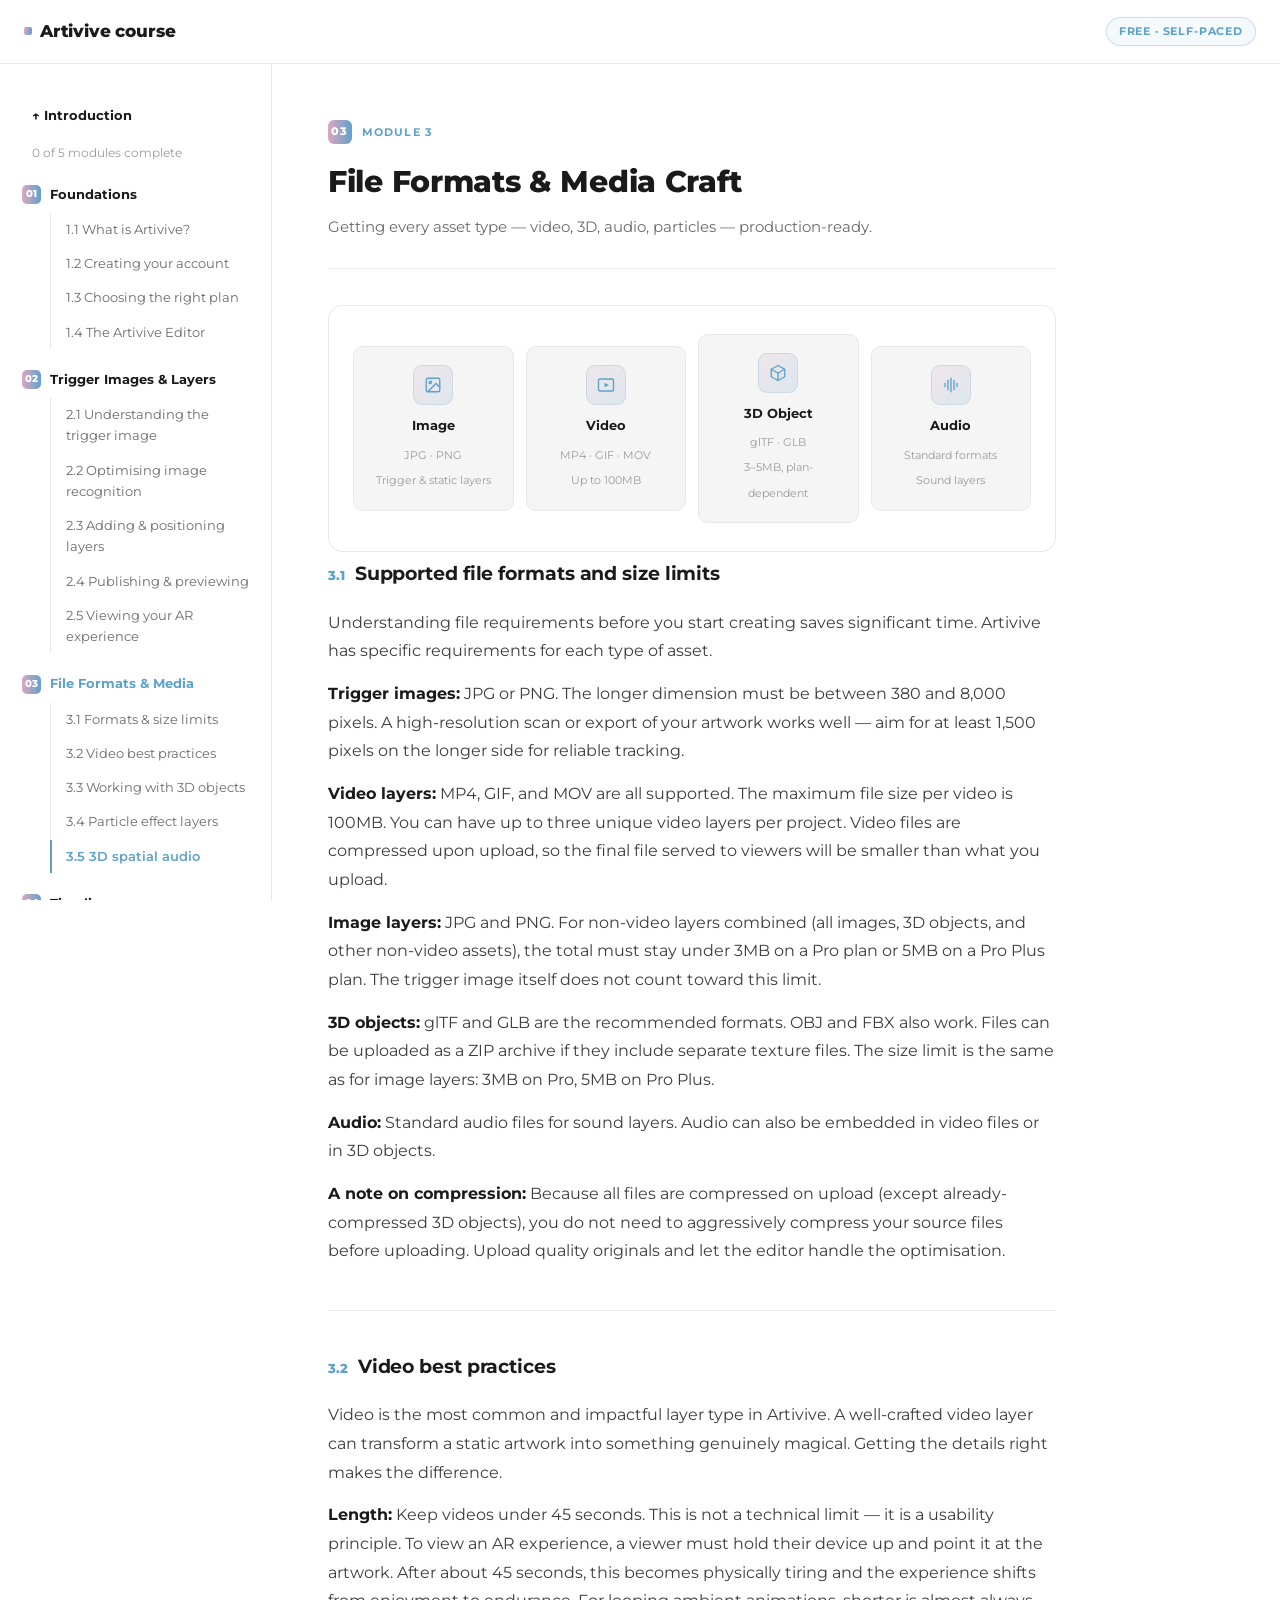
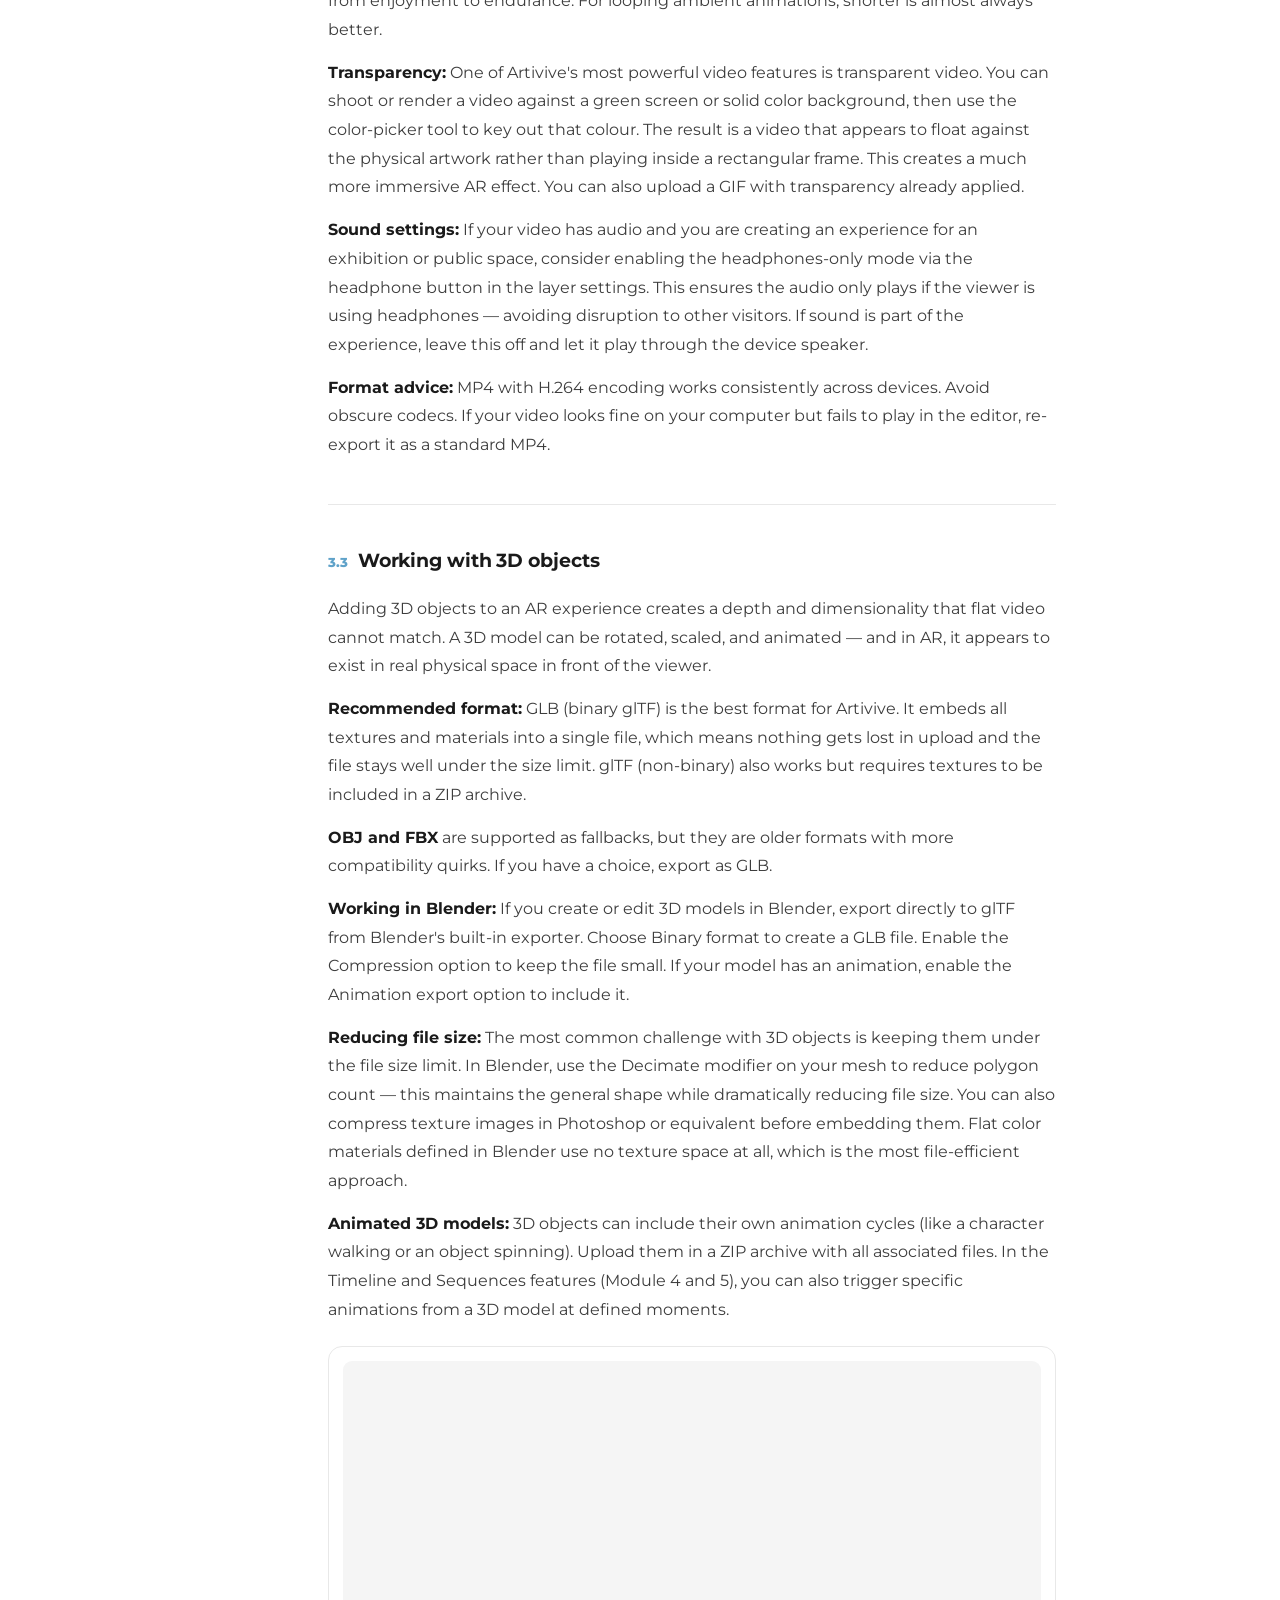
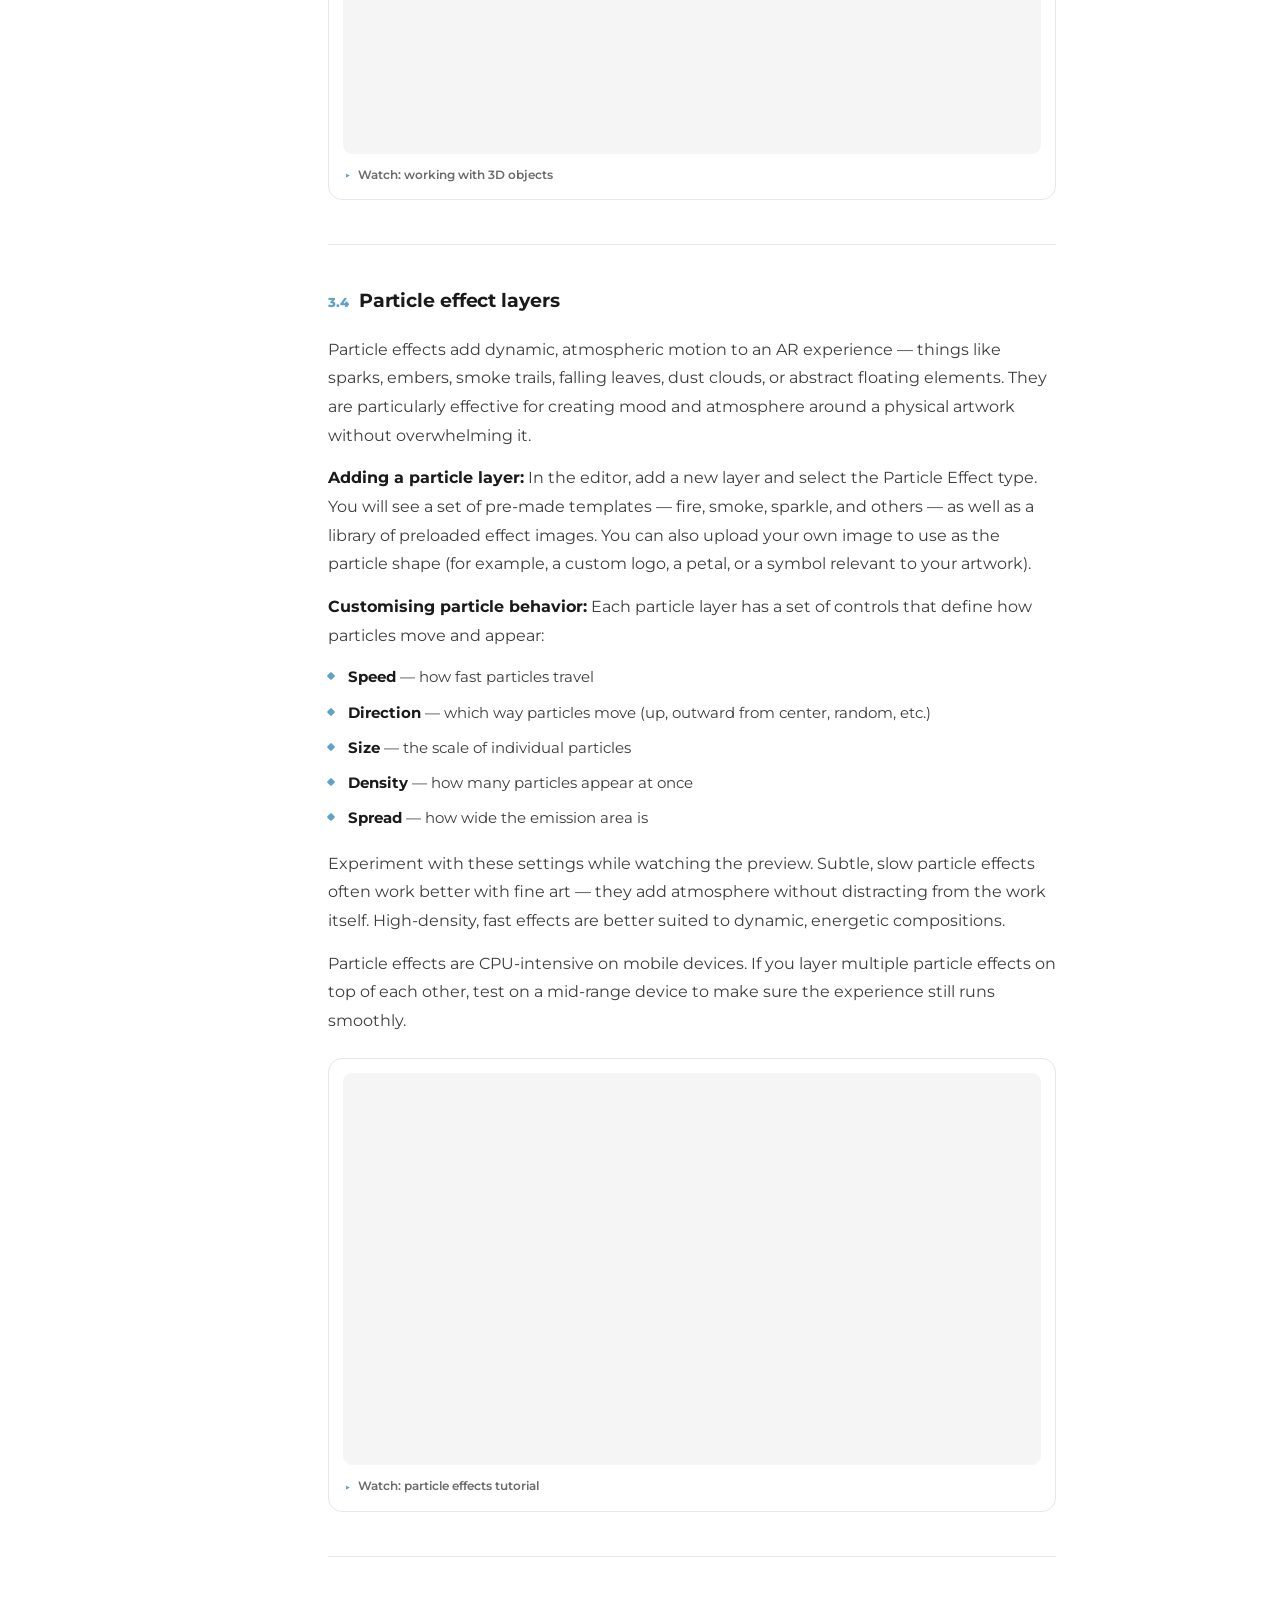
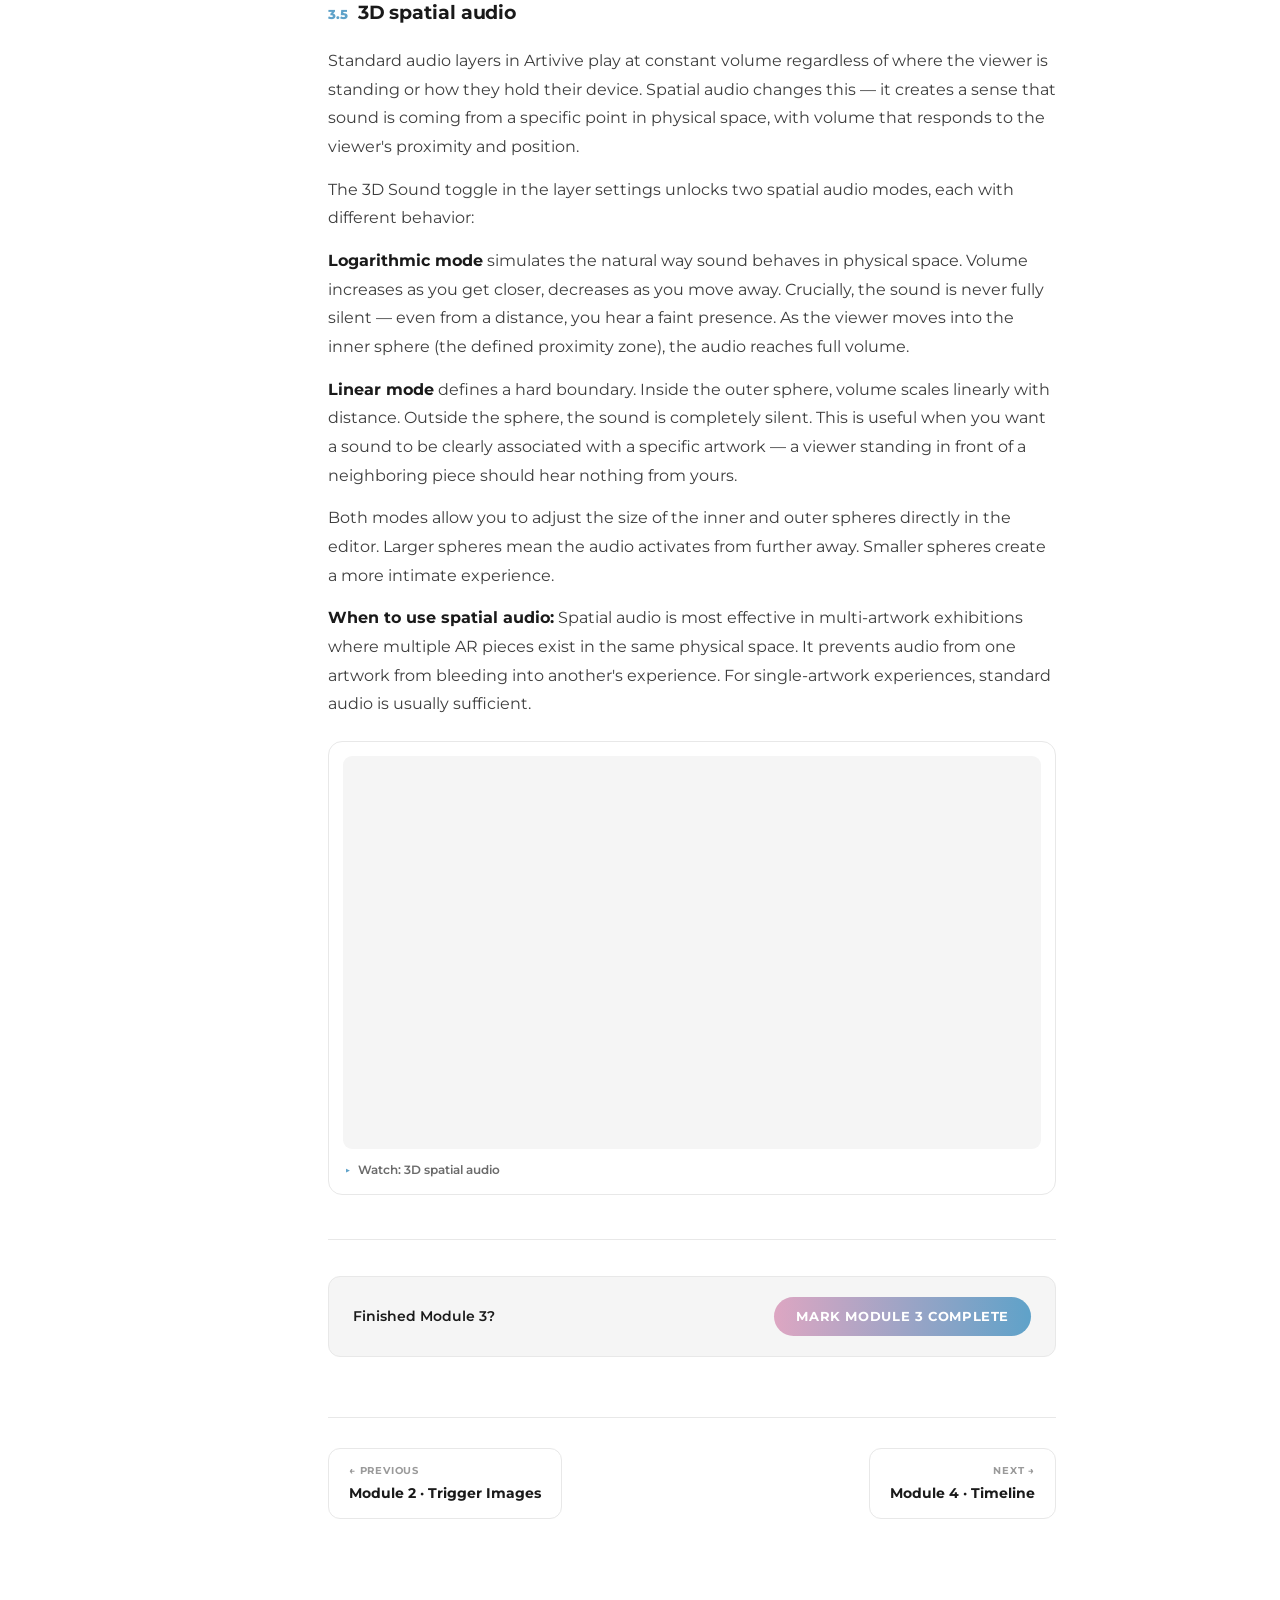
<file: module-3.html>
<!DOCTYPE html>
<html lang="en">
<head>
<meta charset="UTF-8">
<meta name="viewport" content="width=device-width, initial-scale=1.0">
<title>Module 3 · File Formats — Learning Artivive</title>
<link rel="preconnect" href="https://fonts.googleapis.com">
<link href="https://fonts.googleapis.com/css2?family=Montserrat:ital,wght@0,400;0,500;0,600;0,700;0,800;0,900;1,600&display=swap" rel="stylesheet">
<style>
:root{
  --rose:#dda6c2;
  --sky:#5fa2c9;
  --ink:#1a1a1a;
  --body:#3d3d3d;
  --muted:#6b6b6b;
  --soft:#9a9a9a;
  --page:#f5f5f5;
  --edge:#e8e8e8;
  --grad-cta: linear-gradient(90deg,#dda6c2, #5fa2c9);
}
*{box-sizing:border-box;margin:0;padding:0;}
html{scroll-behavior:smooth;}
body{
  font-family:'Montserrat',Arial,sans-serif;
  font-size:15px;line-height:1.7;color:var(--body);
  background:#fff;-webkit-font-smoothing:antialiased;
}
a{color:inherit;text-decoration:none;}
ul{list-style:none;}
h1,h2,h3{font-family:'Montserrat',Arial,sans-serif;color:var(--ink);font-feature-settings:"calt" 0,"liga" 0;}

/* top bar */
.top-bar{
  height:64px;border-bottom:1px solid var(--edge);
  display:flex;align-items:center;justify-content:space-between;
  padding:0 24px;position:sticky;top:0;z-index:300;
  background:rgba(255,255,255,.97);backdrop-filter:blur(10px);
}
.top-logo{font-weight:800;font-size:17px;color:var(--ink);display:flex;gap:8px;align-items:center;letter-spacing:-.01em;}
.mark{width:8px;height:8px;border-radius:2px;background:var(--grad-cta);flex:0 0 auto;}
.top-right{display:flex;align-items:center;gap:14px;}
.free-badge{font-size:10.5px;font-weight:700;text-transform:uppercase;letter-spacing:.08em;color:var(--sky);border:1px solid rgba(95,162,201,.3);background:rgba(95,162,201,.07);padding:5px 12px;border-radius:20px;}
.menu-toggle{display:none;background:none;border:1px solid var(--edge);border-radius:6px;width:36px;height:36px;font-size:16px;cursor:pointer;color:var(--ink);}

/* layout */
.layout{display:flex;max-width:1320px;margin:0 auto;align-items:flex-start;}
.layout.home{justify-content:center;}
.layout.home .content{max-width:780px;}
.layout.home .module-cards-head{margin-top:38px;}
.sidebar{
  width:272px;flex:0 0 272px;position:sticky;top:64px;
  height:calc(100vh - 64px);overflow-y:auto;
  padding:32px 22px 60px;border-right:1px solid var(--edge);
}
.sidebar-top-link{display:block;font-size:13px;font-weight:700;color:var(--ink);margin-bottom:26px;padding:8px 10px;border-radius:6px;}
.sidebar-top-link:hover{background:var(--page);}
.sidebar-group{margin-bottom:20px;}
.sidebar-group-title{display:flex;gap:9px;align-items:center;font-size:12.5px;font-weight:700;color:var(--ink);margin-bottom:8px;}
.sidebar-index{width:19px;height:19px;border-radius:5px;background:var(--grad-cta);color:#fff;font-size:9.5px;font-weight:800;display:flex;align-items:center;justify-content:center;flex:0 0 auto;}
.sidebar-group ul{display:flex;flex-direction:column;gap:1px;margin-left:28px;border-left:1px solid var(--edge);}
.sidebar-group a{display:block;font-size:12.5px;color:var(--muted);padding:6px 0 6px 14px;border-left:2px solid transparent;margin-left:-1px;}
.sidebar-group a:hover{color:var(--ink);}
.sidebar-group a.active{color:var(--sky);border-left-color:var(--sky);font-weight:600;}
.sidebar-bottom{margin-top:26px;padding-top:18px;border-top:1px solid var(--edge);}
.sidebar-bottom a{display:block;font-size:12.5px;font-weight:600;color:var(--muted);padding:6px 10px;border-radius:6px;}
.sidebar-bottom a:hover{color:var(--ink);background:var(--page);}

.sidebar-backdrop{display:none;}

/* content */
.content{flex:1;min-width:0;padding:56px 56px 110px;max-width:840px;}

.intro{margin-bottom:64px;}
.intro .eyebrow{font-size:11px;font-weight:700;letter-spacing:.14em;text-transform:uppercase;color:var(--sky);margin-bottom:12px;display:block;}
.intro h1{font-size:clamp(30px,4.6vw,46px);font-weight:800;letter-spacing:-.02em;line-height:1.18;margin-bottom:18px;}
.intro .lede{font-size:16.5px;color:var(--muted);max-width:640px;line-height:1.8;margin-bottom:26px;}
.intro-facts{display:flex;gap:28px;flex-wrap:wrap;margin-bottom:26px;}
.intro-facts div b{display:block;font-size:22px;font-weight:800;color:var(--ink);}
.intro-facts div span{font-size:12px;color:var(--soft);}
.intro-note{
  background:var(--page);border:1px solid var(--edge);border-left:3px solid var(--sky);
  border-radius:8px;padding:16px 20px;font-size:14px;color:var(--body);line-height:1.7;
}

/* save progress / email capture — optional, not a gate */
.save-progress{background:#fff;border:1px solid var(--edge);border-radius:12px;padding:20px 22px;margin:18px 0 0;}
.save-progress-form{display:flex;align-items:center;justify-content:space-between;gap:20px;flex-wrap:wrap;}
.save-progress-text{display:flex;flex-direction:column;gap:3px;max-width:340px;}
.save-progress-text strong{font-size:14px;color:var(--ink);}
.save-progress-text span{font-size:12.5px;color:var(--muted);line-height:1.5;}
.save-progress-input-row{display:flex;gap:8px;flex-wrap:wrap;align-items:flex-start;}
.save-progress-input-row input{font-family:'Montserrat',sans-serif;font-size:13.5px;padding:10px 14px;border-radius:8px;border:1px solid var(--edge);min-width:220px;color:var(--ink);}
.save-progress-input-row input:focus{outline:2px solid var(--sky);outline-offset:1px;border-color:var(--sky);}
.btn-save-progress{background:var(--grad-cta);color:#fff;font-weight:700;font-size:12.5px;text-transform:uppercase;letter-spacing:.05em;padding:10.5px 20px;border-radius:8px;border:none;cursor:pointer;white-space:nowrap;font-family:'Montserrat',sans-serif;}
.btn-save-progress:hover{transform:translateY(-1px);}
.save-progress-done{display:none;align-items:center;gap:10px;}
.save-progress.is-saved .save-progress-form{display:none;}
.save-progress.is-saved .save-progress-done{display:flex;}
.save-progress-done svg{width:18px;height:18px;color:var(--sky);flex:0 0 auto;}
.save-progress-done p{font-size:13.5px;color:var(--body);margin:0;}
.save-progress-done a{color:var(--sky);font-weight:600;}
.save-progress-error{color:#c0524a;font-size:12px;margin-top:8px;width:100%;display:none;}
.save-progress.has-error .save-progress-error{display:block;}

.module-block{margin-top:0;}
.module-head{margin-bottom:8px;padding-bottom:28px;border-bottom:1px solid var(--edge);margin-bottom:36px;}
.module-eyebrow{font-size:11px;font-weight:700;text-transform:uppercase;letter-spacing:.1em;color:var(--sky);margin-bottom:12px;display:flex;gap:10px;align-items:center;}
.module-badge{width:24px;height:24px;border-radius:6px;background:var(--grad-cta);color:#fff;font-size:10.5px;font-weight:800;display:flex;align-items:center;justify-content:center;}
.module-head h2{font-size:clamp(22px,3vw,30px);font-weight:800;letter-spacing:-.01em;margin-bottom:8px;}
.module-desc{color:var(--muted);font-size:14.5px;}

/* diagrams — original illustrations, not stock photos */
.diagram-flow{
  display:flex;align-items:center;justify-content:center;gap:12px;flex-wrap:wrap;
  padding:28px 24px;background:#fff;border:1px solid var(--edge);border-radius:14px;margin:22px 0 6px;
}
.flow-step{display:flex;flex-direction:column;align-items:center;gap:9px;flex:1;min-width:108px;max-width:170px;text-align:center;}
.flow-step span{font-size:12px;font-weight:600;color:var(--body);line-height:1.4;}
.flow-arrow{font-size:12.5px;font-weight:700;color:var(--sky);letter-spacing:.02em;flex:0 0 auto;white-space:nowrap;}

.flow-icon{width:56px;height:56px;border-radius:12px;position:relative;background:var(--page);border:1px solid var(--edge);flex:0 0 auto;}
.flow-icon.poster-mini{background:repeating-linear-gradient(45deg, rgba(95,162,201,.5) 0px, rgba(95,162,201,.5) 4px, rgba(221,166,194,.4) 4px, rgba(221,166,194,.4) 8px);}
.flow-icon.scan-mini{background:#fff;}
.flow-icon .vf-c.sm{position:absolute;width:12px;height:12px;}
.flow-icon .vf-c.sm.tl{top:5px;left:5px;border-top:2px solid var(--sky);border-left:2px solid var(--sky);}
.flow-icon .vf-c.sm.tr{top:5px;right:5px;border-top:2px solid var(--sky);border-right:2px solid var(--sky);}
.flow-icon .vf-c.sm.bl{bottom:5px;left:5px;border-bottom:2px solid var(--sky);border-left:2px solid var(--sky);}
.flow-icon .vf-c.sm.br{bottom:5px;right:5px;border-bottom:2px solid var(--sky);border-right:2px solid var(--sky);}
.flow-icon.layers-mini .chip{position:absolute;width:24px;height:16px;border-radius:4px;box-shadow:0 3px 8px rgba(26,26,26,.16);}

.step-num{width:38px;height:38px;border-radius:50%;background:var(--grad-cta);color:#fff;font-weight:800;font-size:14px;display:flex;align-items:center;justify-content:center;}

.compare-col{display:flex;flex-direction:column;align-items:center;gap:9px;text-align:center;flex:0 0 auto;max-width:170px;}
.compare-col span{font-size:12px;color:var(--muted);line-height:1.4;}
.mini-poster{width:120px;height:86px;border-radius:8px;border:1px solid var(--edge);}
.mini-poster.good-pattern{background:repeating-linear-gradient(45deg, rgba(95,162,201,.55) 0px, rgba(95,162,201,.55) 5px, rgba(221,166,194,.45) 5px, rgba(221,166,194,.45) 10px, rgba(26,26,26,.12) 10px, rgba(26,26,26,.12) 12px);}
.mini-poster.poor-pattern{background:linear-gradient(180deg,#eef0f1,#e2e4e5);}
.mini-stars{color:var(--sky);font-size:14px;letter-spacing:3px;}
.mini-stars.dim{color:#dcdcdc;}
.compare-divider{font-size:11px;font-weight:800;color:var(--soft);letter-spacing:.12em;flex:0 0 auto;}

.format-card{background:var(--page);border:1px solid var(--edge);border-radius:10px;padding:18px 16px;text-align:center;flex:1;min-width:140px;}
.format-icon{width:40px;height:40px;border-radius:9px;background:linear-gradient(135deg, rgba(221,166,194,.18), rgba(95,162,201,.16));border:1px solid rgba(95,162,201,.2);display:flex;align-items:center;justify-content:center;margin:0 auto 10px;}
.format-icon svg{width:18px;height:18px;stroke:var(--sky);fill:none;stroke-width:1.8;stroke-linecap:round;stroke-linejoin:round;}
.format-icon svg polygon{fill:var(--sky);stroke:none;}
.format-card b{display:block;font-size:12.5px;color:var(--ink);margin-bottom:4px;}
.format-card span{font-size:11px;color:var(--soft);line-height:1.5;}

.diagram{position:relative;height:150px;background:#fff;border:1px solid var(--edge);border-radius:14px;margin:22px 0 6px;overflow:hidden;padding:0 26px;}
.tl-track{position:absolute;left:8%;right:8%;top:46%;height:2px;background:var(--edge);}
.tl-bar{position:absolute;height:5px;border-radius:3px;top:46%;background:var(--grad-cta);transform:translateY(-50%);}
.tl-node{position:absolute;top:46%;width:13px;height:13px;border-radius:50%;background:var(--sky);transform:translate(-50%,-50%);box-shadow:0 0 0 5px rgba(95,162,201,.14);}
.tl-dot-move{position:absolute;width:10px;height:10px;border-radius:50%;background:var(--ink);top:46%;animation:moveDot 3.4s ease-in-out infinite;}
@keyframes moveDot{0%{left:8%;transform:translate(-50%,-50%);}50%{left:78%;transform:translate(-50%,-50%);}100%{left:8%;transform:translate(-50%,-50%);}}
.tl-label{position:absolute;top:64%;transform:translateX(-50%);font-size:11px;font-weight:600;color:var(--muted);white-space:nowrap;}

.seq-box{background:var(--page);border:1px solid var(--edge);border-radius:10px;padding:11px 16px;font-size:12.5px;font-weight:700;color:var(--ink);text-align:center;}
.seq-box small{display:block;font-size:9.5px;font-weight:500;color:var(--soft);margin-top:2px;text-transform:uppercase;letter-spacing:.05em;}
.seq-branch{display:flex;flex-direction:column;gap:8px;}

@media(prefers-reduced-motion:reduce){ .tl-dot-move{animation:none;} }
@media(max-width:600px){ .diagram-flow{gap:8px;padding:22px 16px;} .flow-arrow{width:100%;text-align:center;} }

/* progressive unlock */
.module-locked{display:none;align-items:center;gap:18px;background:var(--page);border:1px dashed var(--edge);border-radius:14px;padding:32px 28px;margin:22px 0 6px;}
.module-block.is-locked .module-locked{display:flex;}
.module-block.is-locked .module-body{display:none;}
.lock-big{width:26px;height:26px;color:var(--soft);flex:0 0 auto;}
.module-locked p{font-size:14px;color:var(--muted);margin:0;}
.module-locked strong{color:var(--ink);}
.module-locked a{color:var(--sky);font-weight:700;}

.module-complete{margin-top:44px;padding-top:36px;border-top:1px solid var(--edge);}
.complete-todo{display:flex;align-items:center;justify-content:space-between;gap:18px;flex-wrap:wrap;background:var(--page);border:1px solid var(--edge);border-radius:12px;padding:20px 24px;}
.complete-todo p{font-size:14px;font-weight:600;color:var(--ink);margin:0;}
.btn-complete{background:var(--grad-cta);color:#fff;font-weight:700;font-size:12.5px;text-transform:uppercase;letter-spacing:.05em;padding:12px 22px;border-radius:30px;border:none;cursor:pointer;white-space:nowrap;font-family:'Montserrat',sans-serif;}
.btn-complete:hover{transform:translateY(-1px);}
.complete-done{display:none;align-items:center;gap:12px;background:rgba(95,162,201,.08);border:1px solid rgba(95,162,201,.25);border-radius:12px;padding:18px 24px;}
.module-block.is-completed .complete-todo{display:none;}
.module-block.is-completed .complete-done{display:flex;}
.complete-done svg{width:20px;height:20px;color:var(--sky);flex:0 0 auto;}
.complete-done p{font-size:14px;color:var(--body);margin:0;}
.complete-done p strong{color:var(--ink);}

.sidebar-progress{font-size:11.5px;color:var(--soft);margin:-16px 0 20px;padding:0 10px;}
.sidebar-group-name{flex:1;}
.group-lock-icon,.group-check-icon{width:12px;height:12px;flex:0 0 auto;display:none;}
.group-lock-icon{color:var(--soft);}
.group-check-icon{color:var(--sky);}
.sidebar-group.locked .group-lock-icon{display:block;}
.sidebar-group.completed .group-check-icon{display:block;}
.sidebar-group.locked .sidebar-group-name{color:var(--soft);}
.sidebar-group.locked .sidebar-index{opacity:.45;}
.sidebar-group.locked ul a{pointer-events:none;color:#d2d2d2;}
.sidebar-group.current .sidebar-group-name{color:var(--sky);}
.sidebar-reset{font-size:11.5px;color:var(--soft);}
.sidebar-reset:hover{color:var(--sky);}

.lesson{margin-top:44px;padding-top:40px;border-top:1px solid var(--edge);}
.module-block .lesson:first-of-type{border-top:none;padding-top:0;margin-top:0;}
.lesson h3{font-size:19px;font-weight:700;margin-bottom:18px;display:flex;gap:10px;align-items:baseline;letter-spacing:-.005em;}
.lesson-num-tag{font-size:13px;color:var(--sky);font-weight:800;flex:0 0 auto;}
.lesson-body p{margin-bottom:14px;font-size:15.5px;line-height:1.85;color:var(--body);}
.lesson-body p:last-child{margin-bottom:0;}
.lesson-body strong{color:var(--ink);font-weight:700;}
.lesson-body ul{margin:4px 0 18px;padding-left:0;display:flex;flex-direction:column;gap:9px;}
.lesson-body ul li{font-size:15px;color:var(--body);padding-left:20px;position:relative;line-height:1.75;}
.lesson-body ul li::before{content:'';position:absolute;left:0;top:9px;width:6px;height:6px;background:var(--sky);border-radius:1px;transform:rotate(45deg);}
.lesson-body ul li strong{color:var(--ink);}
.video-link{display:inline-flex;align-items:center;gap:8px;font-size:13.5px;color:var(--sky);font-weight:600;margin-top:4px;word-break:break-all;}
.video-link::before{content:'▶';font-size:10px;}
.video-link:hover{text-decoration:underline;}

/* embedded videos — same frame treatment as the infographics */
.video-embed{background:#fff;border:1px solid var(--edge);border-radius:14px;padding:14px;margin:22px 0 6px;}
.video-embed + .video-embed{margin-top:14px;}
.video-frame{position:relative;width:100%;padding-top:56.25%;border-radius:9px;overflow:hidden;background:var(--page);}
.video-frame iframe{position:absolute;top:0;left:0;width:100%;height:100%;border:0;}
.video-caption{display:flex;align-items:center;gap:8px;font-size:12px;font-weight:600;color:var(--muted);margin-top:11px;padding:0 2px;}
.video-caption::before{content:'▶';font-size:9px;color:var(--sky);}

/* faq */
.faq-section{margin-top:88px;padding-top:44px;border-top:1px solid var(--edge);}
.faq-item{border-top:1px solid var(--edge);}
.faq-item:last-child{border-bottom:1px solid var(--edge);}
.faq-item summary{list-style:none;cursor:pointer;padding:20px 2px;display:flex;justify-content:space-between;align-items:center;gap:20px;font-size:15.5px;font-weight:700;color:var(--ink);}
.faq-item summary::-webkit-details-marker{display:none;}
.faq-item p{padding:0 2px 20px;max-width:700px;font-size:14.5px;color:var(--muted);line-height:1.75;}
.faq-plus{font-size:17px;color:var(--sky);transition:transform .2s ease;flex:0 0 auto;font-weight:700;}
.faq-item[open] .faq-plus{transform:rotate(45deg);}

footer{margin-top:70px;padding-top:28px;border-top:1px solid var(--edge);display:flex;justify-content:space-between;flex-wrap:wrap;gap:10px;}
footer p{font-size:12px;color:var(--soft);}
footer a{font-size:12px;color:var(--sky);font-weight:600;}

/* ===== NEW: multi-page module overview cards (index) ===== */
.module-cards{display:flex;flex-direction:column;gap:16px;margin-top:8px;}
.module-cards-head{margin:64px 0 4px;}
.module-cards-head .eyebrow{font-size:11px;font-weight:700;letter-spacing:.14em;text-transform:uppercase;color:var(--sky);display:block;margin-bottom:10px;}
.module-cards-head h2{font-size:26px;font-weight:800;letter-spacing:-.01em;}
.lesson-figure{margin:20px 0 6px;}
.lesson-figure img{display:block;width:100%;height:auto;border:1px solid var(--edge);border-radius:12px;background:#fff;}
.lesson-figure figcaption{font-size:13px;color:var(--muted);margin-top:9px;text-align:center;font-style:italic;}
.module-cards-sub{font-size:15px;color:var(--muted);margin-top:8px;}
.module-cards + .save-progress{margin-top:40px;}
.module-card{display:flex;align-items:center;gap:20px;border:1px solid var(--edge);border-radius:14px;padding:22px 24px;transition:border-color .15s ease,transform .15s ease;}
.module-card:hover{border-color:var(--sky);transform:translateY(-1px);}
.module-card .mc-badge{width:44px;height:44px;border-radius:10px;background:var(--grad-cta);color:#fff;font-weight:800;font-size:15px;display:flex;align-items:center;justify-content:center;flex:0 0 auto;}
.module-card .mc-text{flex:1;min-width:0;}
.module-card .mc-text b{display:block;font-size:16px;color:var(--ink);margin-bottom:3px;letter-spacing:-.005em;}
.module-card .mc-text span{font-size:13px;color:var(--muted);line-height:1.6;}
.module-card .mc-status{font-size:10.5px;font-weight:700;text-transform:uppercase;letter-spacing:.07em;flex:0 0 auto;color:var(--sky);display:flex;align-items:center;gap:6px;}
.module-card .mc-status svg{width:13px;height:13px;flex:0 0 auto;}
.module-card.locked{opacity:.55;pointer-events:none;}
.module-card.locked .mc-badge{opacity:.5;}
.module-card.locked .mc-status{color:var(--soft);}
.module-card.done .mc-status{color:var(--sky);}

/* ===== NEW: prev / next page navigation ===== */
.page-nav{display:flex;justify-content:space-between;gap:14px;margin-top:60px;padding-top:30px;border-top:1px solid var(--edge);flex-wrap:wrap;}
.page-nav a{display:inline-flex;flex-direction:column;gap:3px;font-size:13.5px;font-weight:700;color:var(--ink);border:1px solid var(--edge);border-radius:12px;padding:13px 20px;min-width:160px;transition:border-color .15s ease,transform .15s ease;}
.page-nav a:hover{border-color:var(--sky);transform:translateY(-1px);}
.page-nav a small{font-size:10px;font-weight:700;text-transform:uppercase;letter-spacing:.08em;color:var(--soft);}
.page-nav a.next{margin-left:auto;text-align:right;align-items:flex-end;}
.page-nav a.locked{opacity:.4;pointer-events:none;}

@media(max-width:960px){
  .menu-toggle{display:block;}
  .sidebar{
    position:fixed;top:0;left:-300px;width:280px;height:100vh;
    background:#fff;z-index:400;transition:left .25s ease;
    box-shadow:0 0 40px rgba(0,0,0,.15);padding-top:84px;
  }
  .sidebar.open{left:0;}
  .sidebar-backdrop.show{
    display:block;position:fixed;inset:0;background:rgba(0,0,0,.32);z-index:350;
  }
  .content{padding:40px 22px 90px;max-width:100%;}
  .intro-facts{gap:20px;}
}

</style>
</head>
<body data-page="module" data-module="3">

<div class="top-bar">
  <div class="top-logo"><span class="mark"></span><a href="index.html">Artivive course</a></div>
  <div class="top-right">
    <span class="free-badge">Free · Self-paced</span>
    <button class="menu-toggle" id="menuToggle" aria-label="Toggle menu">☰</button>
  </div>
</div>

<div class="sidebar-backdrop" id="backdrop"></div>

<div class="layout">
  <aside class="sidebar" id="sidebar">
    <a href="index.html#top" class="sidebar-top-link">↑ Introduction</a>
    <div class="sidebar-progress" id="sidebarProgress">0 of 5 modules complete</div>

    <div class="sidebar-group" id="sidebar-group-1">
      <div class="sidebar-group-title">
        <span class="sidebar-index">01</span>
        <span class="sidebar-group-name">Foundations</span>
        <svg class="group-lock-icon" viewBox="0 0 24 24" fill="none" stroke="currentColor" stroke-width="2"><rect x="5" y="11" width="14" height="9" rx="2"/><path d="M8 11V7a4 4 0 0 1 8 0v4"/></svg>
        <svg class="group-check-icon" viewBox="0 0 24 24" fill="none" stroke="currentColor" stroke-width="2.5" stroke-linecap="round" stroke-linejoin="round"><polyline points="20 6 9 17 4 12"/></svg>
      </div>
      <ul>
        <li><a href="module-1.html#lesson-1-1">1.1 What is Artivive?</a></li>
        <li><a href="module-1.html#lesson-1-2">1.2 Creating your account</a></li>
        <li><a href="module-1.html#lesson-1-3">1.3 Choosing the right plan</a></li>
        <li><a href="module-1.html#lesson-1-4">1.4 The Artivive Editor</a></li>
      </ul>
    </div>

    <div class="sidebar-group" id="sidebar-group-2">
      <div class="sidebar-group-title">
        <span class="sidebar-index">02</span>
        <span class="sidebar-group-name">Trigger Images &amp; Layers</span>
        <svg class="group-lock-icon" viewBox="0 0 24 24" fill="none" stroke="currentColor" stroke-width="2"><rect x="5" y="11" width="14" height="9" rx="2"/><path d="M8 11V7a4 4 0 0 1 8 0v4"/></svg>
        <svg class="group-check-icon" viewBox="0 0 24 24" fill="none" stroke="currentColor" stroke-width="2.5" stroke-linecap="round" stroke-linejoin="round"><polyline points="20 6 9 17 4 12"/></svg>
      </div>
      <ul>
        <li><a href="module-2.html#lesson-2-1">2.1 Understanding the trigger image</a></li>
        <li><a href="module-2.html#lesson-2-2">2.2 Optimising image recognition</a></li>
        <li><a href="module-2.html#lesson-2-3">2.3 Adding &amp; positioning layers</a></li>
        <li><a href="module-2.html#lesson-2-4">2.4 Publishing &amp; previewing</a></li>
        <li><a href="module-2.html#lesson-2-5">2.5 Viewing your AR experience</a></li>
      </ul>
    </div>

    <div class="sidebar-group" id="sidebar-group-3">
      <div class="sidebar-group-title">
        <span class="sidebar-index">03</span>
        <span class="sidebar-group-name">File Formats &amp; Media</span>
        <svg class="group-lock-icon" viewBox="0 0 24 24" fill="none" stroke="currentColor" stroke-width="2"><rect x="5" y="11" width="14" height="9" rx="2"/><path d="M8 11V7a4 4 0 0 1 8 0v4"/></svg>
        <svg class="group-check-icon" viewBox="0 0 24 24" fill="none" stroke="currentColor" stroke-width="2.5" stroke-linecap="round" stroke-linejoin="round"><polyline points="20 6 9 17 4 12"/></svg>
      </div>
      <ul>
        <li><a href="module-3.html#lesson-3-1">3.1 Formats &amp; size limits</a></li>
        <li><a href="module-3.html#lesson-3-2">3.2 Video best practices</a></li>
        <li><a href="module-3.html#lesson-3-3">3.3 Working with 3D objects</a></li>
        <li><a href="module-3.html#lesson-3-4">3.4 Particle effect layers</a></li>
        <li><a href="module-3.html#lesson-3-5">3.5 3D spatial audio</a></li>
      </ul>
    </div>

    <div class="sidebar-group" id="sidebar-group-4">
      <div class="sidebar-group-title">
        <span class="sidebar-index">04</span>
        <span class="sidebar-group-name">Timeline</span>
        <svg class="group-lock-icon" viewBox="0 0 24 24" fill="none" stroke="currentColor" stroke-width="2"><rect x="5" y="11" width="14" height="9" rx="2"/><path d="M8 11V7a4 4 0 0 1 8 0v4"/></svg>
        <svg class="group-check-icon" viewBox="0 0 24 24" fill="none" stroke="currentColor" stroke-width="2.5" stroke-linecap="round" stroke-linejoin="round"><polyline points="20 6 9 17 4 12"/></svg>
      </div>
      <ul>
        <li><a href="module-4.html#lesson-4-1">4.1 What is Timeline?</a></li>
        <li><a href="module-4.html#lesson-4-2">4.2 The five core actions</a></li>
        <li><a href="module-4.html#lesson-4-3">4.3 Speed curves &amp; duration</a></li>
        <li><a href="module-4.html#lesson-4-4">4.4 Groups &amp; combined actions</a></li>
      </ul>
    </div>

    <div class="sidebar-group" id="sidebar-group-5">
      <div class="sidebar-group-title">
        <span class="sidebar-index">05</span>
        <span class="sidebar-group-name">Sequences</span>
        <svg class="group-lock-icon" viewBox="0 0 24 24" fill="none" stroke="currentColor" stroke-width="2"><rect x="5" y="11" width="14" height="9" rx="2"/><path d="M8 11V7a4 4 0 0 1 8 0v4"/></svg>
        <svg class="group-check-icon" viewBox="0 0 24 24" fill="none" stroke="currentColor" stroke-width="2.5" stroke-linecap="round" stroke-linejoin="round"><polyline points="20 6 9 17 4 12"/></svg>
      </div>
      <ul>
        <li><a href="module-5.html#lesson-5-1">5.1 Multi-state experiences</a></li>
        <li><a href="module-5.html#lesson-5-2">5.2 Creating &amp; connecting sequences</a></li>
        <li><a href="module-5.html#lesson-5-3">5.3 Advanced sequence actions</a></li>
        <li><a href="module-5.html#lesson-5-4">5.4 Testing interactions</a></li>
        <li><a href="module-5.html#lesson-5-5">5.5 What you can build</a></li>
      </ul>
    </div>

    <div class="sidebar-bottom">
      <a href="index.html#faq">FAQ</a>
      <a href="#" class="sidebar-reset" id="resetProgressBtn">Reset progress</a>
    </div>
  </aside>

  <main class="content" id="top">

    <section class="module-block" id="module-3">
      <div class="module-head">
        <div class="module-eyebrow"><span class="module-badge">03</span>Module 3</div>
        <h2>File Formats &amp; Media Craft</h2>
        <p class="module-desc">Getting every asset type — video, 3D, audio, particles — production-ready.</p>
      </div>

      <div class="module-body">
      <div class="diagram-flow" role="img" aria-label="Reference cards for supported file formats: image, video, 3D object, and audio">
        <div class="format-card">
          <div class="format-icon"><svg viewBox="0 0 24 24"><rect x="3" y="3" width="18" height="18" rx="2"/><circle cx="8.5" cy="8.5" r="1.5"/><polyline points="21 15 16 10 5 21"/></svg></div>
          <b>Image</b><span>JPG · PNG<br>Trigger &amp; static layers</span>
        </div>
        <div class="format-card">
          <div class="format-icon"><svg viewBox="0 0 24 24"><rect x="2" y="4" width="20" height="16" rx="2"/><polygon points="10,9 16,12 10,15"/></svg></div>
          <b>Video</b><span>MP4 · GIF · MOV<br>Up to 100MB</span>
        </div>
        <div class="format-card">
          <div class="format-icon"><svg viewBox="0 0 24 24"><path d="M12 2 3 7v10l9 5 9-5V7z"/><path d="M3 7l9 5 9-5"/><path d="M12 12v10"/></svg></div>
          <b>3D Object</b><span>glTF · GLB<br>3–5MB, plan-dependent</span>
        </div>
        <div class="format-card">
          <div class="format-icon"><svg viewBox="0 0 24 24"><line x1="4" y1="10" x2="4" y2="14"/><line x1="8" y1="6" x2="8" y2="18"/><line x1="12" y1="3" x2="12" y2="21"/><line x1="16" y1="6" x2="16" y2="18"/><line x1="20" y1="10" x2="20" y2="14"/></svg></div>
          <b>Audio</b><span>Standard formats<br>Sound layers</span>
        </div>
      </div>

      <article class="lesson" id="lesson-3-1">
        <h3><span class="lesson-num-tag">3.1</span> Supported file formats and size limits</h3>
        <div class="lesson-body">
          <p>Understanding file requirements before you start creating saves significant time. Artivive has specific requirements for each type of asset.</p>
          <p><strong>Trigger images:</strong> JPG or PNG. The longer dimension must be between 380 and 8,000 pixels. A high-resolution scan or export of your artwork works well — aim for at least 1,500 pixels on the longer side for reliable tracking.</p>
          <p><strong>Video layers:</strong> MP4, GIF, and MOV are all supported. The maximum file size per video is 100MB. You can have up to three unique video layers per project. Video files are compressed upon upload, so the final file served to viewers will be smaller than what you upload.</p>
          <p><strong>Image layers:</strong> JPG and PNG. For non-video layers combined (all images, 3D objects, and other non-video assets), the total must stay under 3MB on a Pro plan or 5MB on a Pro Plus plan. The trigger image itself does not count toward this limit.</p>
          <p><strong>3D objects:</strong> glTF and GLB are the recommended formats. OBJ and FBX also work. Files can be uploaded as a ZIP archive if they include separate texture files. The size limit is the same as for image layers: 3MB on Pro, 5MB on Pro Plus.</p>
          <p><strong>Audio:</strong> Standard audio files for sound layers. Audio can also be embedded in video files or in 3D objects.</p>
          <p><strong>A note on compression:</strong> Because all files are compressed on upload (except already-compressed 3D objects), you do not need to aggressively compress your source files before uploading. Upload quality originals and let the editor handle the optimisation.</p>
        </div>
      </article>

      <article class="lesson" id="lesson-3-2">
        <h3><span class="lesson-num-tag">3.2</span> Video best practices</h3>
        <div class="lesson-body">
          <p>Video is the most common and impactful layer type in Artivive. A well-crafted video layer can transform a static artwork into something genuinely magical. Getting the details right makes the difference.</p>
          <p><strong>Length:</strong> Keep videos under 45 seconds. This is not a technical limit — it is a usability principle. To view an AR experience, a viewer must hold their device up and point it at the artwork. After about 45 seconds, this becomes physically tiring and the experience shifts from enjoyment to endurance. For looping ambient animations, shorter is almost always better.</p>
          <p><strong>Transparency:</strong> One of Artivive's most powerful video features is transparent video. You can shoot or render a video against a green screen or solid color background, then use the color-picker tool to key out that colour. The result is a video that appears to float against the physical artwork rather than playing inside a rectangular frame. This creates a much more immersive AR effect. You can also upload a GIF with transparency already applied.</p>
          <p><strong>Sound settings:</strong> If your video has audio and you are creating an experience for an exhibition or public space, consider enabling the headphones-only mode via the headphone button in the layer settings. This ensures the audio only plays if the viewer is using headphones — avoiding disruption to other visitors. If sound is part of the experience, leave this off and let it play through the device speaker.</p>
          <p><strong>Format advice:</strong> MP4 with H.264 encoding works consistently across devices. Avoid obscure codecs. If your video looks fine on your computer but fails to play in the editor, re-export it as a standard MP4.</p>
        </div>
      </article>

      <article class="lesson" id="lesson-3-3">
        <h3><span class="lesson-num-tag">3.3</span> Working with 3D objects</h3>
        <div class="lesson-body">
          <p>Adding 3D objects to an AR experience creates a depth and dimensionality that flat video cannot match. A 3D model can be rotated, scaled, and animated — and in AR, it appears to exist in real physical space in front of the viewer.</p>
          <p><strong>Recommended format:</strong> GLB (binary glTF) is the best format for Artivive. It embeds all textures and materials into a single file, which means nothing gets lost in upload and the file stays well under the size limit. glTF (non-binary) also works but requires textures to be included in a ZIP archive.</p>
          <p><strong>OBJ and FBX</strong> are supported as fallbacks, but they are older formats with more compatibility quirks. If you have a choice, export as GLB.</p>
          <p><strong>Working in Blender:</strong> If you create or edit 3D models in Blender, export directly to glTF from Blender's built-in exporter. Choose Binary format to create a GLB file. Enable the Compression option to keep the file small. If your model has an animation, enable the Animation export option to include it.</p>
          <p><strong>Reducing file size:</strong> The most common challenge with 3D objects is keeping them under the file size limit. In Blender, use the Decimate modifier on your mesh to reduce polygon count — this maintains the general shape while dramatically reducing file size. You can also compress texture images in Photoshop or equivalent before embedding them. Flat color materials defined in Blender use no texture space at all, which is the most file-efficient approach.</p>
          <p><strong>Animated 3D models:</strong> 3D objects can include their own animation cycles (like a character walking or an object spinning). Upload them in a ZIP archive with all associated files. In the Timeline and Sequences features (Module 4 and 5), you can also trigger specific animations from a 3D model at defined moments.</p>
          <div class="video-embed">
            <div class="video-frame">
              <iframe src="https://www.youtube-nocookie.com/embed/xjUqfdRpwx0?list=PLyayy5KwQ6IvFRHj67oTR_a4P47T5auDV" title="Working with 3D objects in Artivive" loading="lazy" allow="accelerometer; autoplay; clipboard-write; encrypted-media; gyroscope; picture-in-picture; web-share" allowfullscreen referrerpolicy="strict-origin-when-cross-origin"></iframe>
            </div>
            <div class="video-caption">Watch: working with 3D objects</div>
          </div>
        </div>
      </article>

      <article class="lesson" id="lesson-3-4">
        <h3><span class="lesson-num-tag">3.4</span> Particle effect layers</h3>
        <div class="lesson-body">
          <p>Particle effects add dynamic, atmospheric motion to an AR experience — things like sparks, embers, smoke trails, falling leaves, dust clouds, or abstract floating elements. They are particularly effective for creating mood and atmosphere around a physical artwork without overwhelming it.</p>
          <p><strong>Adding a particle layer:</strong> In the editor, add a new layer and select the Particle Effect type. You will see a set of pre-made templates — fire, smoke, sparkle, and others — as well as a library of preloaded effect images. You can also upload your own image to use as the particle shape (for example, a custom logo, a petal, or a symbol relevant to your artwork).</p>
          <p><strong>Customising particle behavior:</strong> Each particle layer has a set of controls that define how particles move and appear:</p>
          <ul>
            <li><strong>Speed</strong> — how fast particles travel</li>
            <li><strong>Direction</strong> — which way particles move (up, outward from center, random, etc.)</li>
            <li><strong>Size</strong> — the scale of individual particles</li>
            <li><strong>Density</strong> — how many particles appear at once</li>
            <li><strong>Spread</strong> — how wide the emission area is</li>
          </ul>
          <p>Experiment with these settings while watching the preview. Subtle, slow particle effects often work better with fine art — they add atmosphere without distracting from the work itself. High-density, fast effects are better suited to dynamic, energetic compositions.</p>
          <p>Particle effects are CPU-intensive on mobile devices. If you layer multiple particle effects on top of each other, test on a mid-range device to make sure the experience still runs smoothly.</p>
          <div class="video-embed">
            <div class="video-frame">
              <iframe src="https://www.youtube-nocookie.com/embed/L_5lKQAD0m4?list=PLyayy5KwQ6IvFRHj67oTR_a4P47T5auDV" title="Particle effects in Artivive" loading="lazy" allow="accelerometer; autoplay; clipboard-write; encrypted-media; gyroscope; picture-in-picture; web-share" allowfullscreen referrerpolicy="strict-origin-when-cross-origin"></iframe>
            </div>
            <div class="video-caption">Watch: particle effects tutorial</div>
          </div>
        </div>
      </article>

      <article class="lesson" id="lesson-3-5">
        <h3><span class="lesson-num-tag">3.5</span> 3D spatial audio</h3>
        <div class="lesson-body">
          <p>Standard audio layers in Artivive play at constant volume regardless of where the viewer is standing or how they hold their device. Spatial audio changes this — it creates a sense that sound is coming from a specific point in physical space, with volume that responds to the viewer's proximity and position.</p>
          <p>The 3D Sound toggle in the layer settings unlocks two spatial audio modes, each with different behavior:</p>
          <p><strong>Logarithmic mode</strong> simulates the natural way sound behaves in physical space. Volume increases as you get closer, decreases as you move away. Crucially, the sound is never fully silent — even from a distance, you hear a faint presence. As the viewer moves into the inner sphere (the defined proximity zone), the audio reaches full volume.</p>
          <p><strong>Linear mode</strong> defines a hard boundary. Inside the outer sphere, volume scales linearly with distance. Outside the sphere, the sound is completely silent. This is useful when you want a sound to be clearly associated with a specific artwork — a viewer standing in front of a neighboring piece should hear nothing from yours.</p>
          <p>Both modes allow you to adjust the size of the inner and outer spheres directly in the editor. Larger spheres mean the audio activates from further away. Smaller spheres create a more intimate experience.</p>
          <p><strong>When to use spatial audio:</strong> Spatial audio is most effective in multi-artwork exhibitions where multiple AR pieces exist in the same physical space. It prevents audio from one artwork from bleeding into another's experience. For single-artwork experiences, standard audio is usually sufficient.</p>
          <div class="video-embed">
            <div class="video-frame">
              <iframe src="https://www.youtube-nocookie.com/embed/SOSIJAp6PyY?list=PLyayy5KwQ6IvFRHj67oTR_a4P47T5auDV" title="3D spatial audio in Artivive" loading="lazy" allow="accelerometer; autoplay; clipboard-write; encrypted-media; gyroscope; picture-in-picture; web-share" allowfullscreen referrerpolicy="strict-origin-when-cross-origin"></iframe>
            </div>
            <div class="video-caption">Watch: 3D spatial audio</div>
          </div>
        </div>
      </article>

      <div class="module-complete">
        <div class="complete-todo">
          <p>Finished Module 3?</p>
          <button class="btn-complete" type="button" data-module="3">Mark Module 3 Complete</button>
        </div>
        <div class="complete-done">
          <svg viewBox="0 0 24 24" fill="none" stroke="currentColor" stroke-width="2.5" stroke-linecap="round" stroke-linejoin="round"><polyline points="20 6 9 17 4 12"/></svg>
          <p><strong>Module 3 complete.</strong> Nice work — on to Module 4 whenever you are.</p>
        </div>
      </div>
      </div>
    </section>

    <nav class="page-nav">
      <a class="prev" href="module-2.html"><small>← Previous</small>Module 2 · Trigger Images</a>
      <a class="next" href="module-4.html" data-requires-complete><small>Next →</small>Module 4 · Timeline</a>
    </nav>

  </main>
</div>

<script>
/* ============================================================
   Artivive course — shared logic across all pages.
   Reads which page it is on from <body data-page> / data-module.
   ============================================================ */
(function(){
  'use strict';

  var TOTAL_MODULES = 5;
  var PROGRESS_KEY = 'module-progress';
  var EMAIL_KEY = 'learner-email';

  var MODULE_TITLES = {
    1: 'Foundations',
    2: 'Trigger Images & Digital Layers',
    3: 'File Formats & Media Craft',
    4: 'Timeline: Animating Your Artwork',
    5: 'Sequences: Building Interactive Experiences'
  };

  /* ---- integration config (fill in to connect ActiveCampaign) ---- */
  var MAKE_WEBHOOK_URL = '';   // e.g. https://hook.us1.make.com/xxxxxxxxxxxxxxxxxxxx
  var AC_ACTID = '';           // e.g. 1234567
  var AC_EVENT_KEY = '';       // e.g. 93f120c55fa6caf9dabc1430d8b4232efead5dfe

  /* ------------------------------------------------------------------
     Storage abstraction.
     - In the Claude artifact preview, window.storage is available (async).
     - On a real hosted site, we fall back to localStorage (sync).
     - As a last resort, an in-memory object (progress won't persist).
     Everything is wrapped in Promises so callers can treat it uniformly.
  ------------------------------------------------------------------ */
  var mem = {};
  function hasWinStorage(){ return typeof window.storage !== 'undefined' && window.storage; }

  function storeGet(key){
    if(hasWinStorage()){
      return window.storage.get(key, false)
        .then(function(r){ return (r && r.value != null) ? r.value : null; })
        .catch(function(){ return null; });
    }
    try { return Promise.resolve(localStorage.getItem(key)); }
    catch(e){ return Promise.resolve(Object.prototype.hasOwnProperty.call(mem, key) ? mem[key] : null); }
  }

  function storeSet(key, value){
    if(hasWinStorage()){
      return window.storage.set(key, value, false).catch(function(e){ console.error('storage.set failed', e); });
    }
    try { localStorage.setItem(key, value); return Promise.resolve(); }
    catch(e){ mem[key] = value; return Promise.resolve(); }
  }

  /* ---- shared mutable state ---- */
  var progress = { completed: [] };
  var email = '';

  /* =====================  INTEGRATIONS  ===================== */
  function isValidEmail(v){ return /^[^\s@]+@[^\s@]+\.[^\s@]+$/.test(v); }

  function sendEvent(eventName, extra){
    if(!email) return; // no identified contact yet — nothing to attach to
    if(MAKE_WEBHOOK_URL){
      var payload = { event: eventName, email: email, course: 'Learning Artivive', timestamp: new Date().toISOString() };
      for(var k in extra){ if(extra.hasOwnProperty(k)) payload[k] = extra[k]; }
      fetch(MAKE_WEBHOOK_URL, {
        method: 'POST', headers: { 'Content-Type': 'application/json' }, body: JSON.stringify(payload)
      }).catch(function(e){ console.warn('Make.com webhook failed', e); });
    }
    if(AC_ACTID && AC_EVENT_KEY){
      var body = 'actid=' + encodeURIComponent(AC_ACTID) +
        '&key=' + encodeURIComponent(AC_EVENT_KEY) +
        '&event=' + encodeURIComponent(eventName) +
        '&eventdata=' + encodeURIComponent(JSON.stringify(extra || {})) +
        '&visit=' + encodeURIComponent(JSON.stringify({ email: email }));
      fetch('https://trackcmp.net/event', {
        method: 'POST', headers: { 'Content-Type': 'application/x-www-form-urlencoded' }, body: body
      }).catch(function(e){ console.warn('ActiveCampaign event failed', e); });
    }
  }

  function trackModuleComplete(m){
    sendEvent('module_' + m + '_complete', { module: m, moduleTitle: MODULE_TITLES[m] || '' });
    if(m === TOTAL_MODULES) sendEvent('course_complete', {});
  }

  /* =====================  MOBILE MENU  ===================== */
  function initMenu(){
    var menuToggle = document.getElementById('menuToggle');
    var sidebar = document.getElementById('sidebar');
    var backdrop = document.getElementById('backdrop');
    if(!menuToggle || !sidebar || !backdrop) return;
    function close(){ sidebar.classList.remove('open'); backdrop.classList.remove('show'); }
    menuToggle.addEventListener('click', function(){
      sidebar.classList.toggle('open'); backdrop.classList.toggle('show');
    });
    backdrop.addEventListener('click', close);
    document.querySelectorAll('.sidebar a').forEach(function(a){ a.addEventListener('click', close); });
  }

  /* =====================  SIDEBAR STATE  ===================== */
  function currentModule(){
    var m = document.body.getAttribute('data-module');
    return m ? parseInt(m, 10) : 0;
  }

  function applySidebarState(){
    var cur = currentModule();
    for(var m = 1; m <= TOTAL_MODULES; m++){
      var group = document.getElementById('sidebar-group-' + m);
      if(!group) continue;
      var completed = progress.completed.indexOf(m) > -1;
      group.classList.remove('locked');
      group.classList.toggle('completed', completed);
      group.classList.toggle('current', m === cur);
    }
    var progEl = document.getElementById('sidebarProgress');
    if(progEl) progEl.textContent = progress.completed.length + ' of ' + TOTAL_MODULES + ' modules complete';
  }

  /* =====================  INDEX: MODULE CARDS  ===================== */
  function applyCardState(){
    document.querySelectorAll('.module-card').forEach(function(card){
      var m = parseInt(card.getAttribute('data-module'), 10);
      var completed = progress.completed.indexOf(m) > -1;
      card.classList.remove('locked');
      card.classList.toggle('done', completed);
      var status = card.querySelector('.mc-status-text');
      if(status){
        status.textContent = completed ? 'Completed' : 'Start module';
      }
    });
  }

  /* =====================  MODULE PAGE STATE  ===================== */
  function applyModulePageState(){
    var m = currentModule();
    if(!m) return;
    var block = document.getElementById('module-' + m);
    if(!block) return;
    var completed = progress.completed.indexOf(m) > -1;
    block.classList.remove('is-locked');
    block.classList.toggle('is-completed', completed);

    // modules are freely accessible — the next link is never gated
    var nextLink = document.querySelector('.page-nav a.next');
    if(nextLink){ nextLink.classList.remove('locked'); }
  }

  /* =====================  PROGRESS I/O  ===================== */
  function loadProgress(){
    return storeGet(PROGRESS_KEY).then(function(val){
      if(val){
        try{
          var parsed = JSON.parse(val);
          if(parsed && Array.isArray(parsed.completed)) progress = parsed;
        }catch(e){ /* keep default */ }
      }
    });
  }

  function saveProgress(){ return storeSet(PROGRESS_KEY, JSON.stringify(progress)); }

  function completeModule(m){
    if(progress.completed.indexOf(m) === -1){
      progress.completed.push(m);
      saveProgress();
    }
    applySidebarState();
    applyModulePageState();
    applyCardState();
    trackModuleComplete(m);
  }

  function resetProgress(){
    progress = { completed: [] };
    saveProgress();
    applySidebarState();
    applyModulePageState();
    applyCardState();
    window.scrollTo({ top: 0, behavior: 'smooth' });
  }

  /* =====================  EMAIL CAPTURE (index)  ===================== */
  function showSavedState(){
    var card = document.getElementById('saveProgress');
    var display = document.getElementById('savedEmailDisplay');
    if(!card) return;
    card.classList.add('is-saved');
    card.classList.remove('has-error');
    if(display) display.textContent = email;
  }
  function showFormState(){
    var card = document.getElementById('saveProgress');
    var input = document.getElementById('saveProgressEmail');
    if(!card) return;
    card.classList.remove('is-saved');
    if(input) input.value = email;
  }
  function initEmailCapture(){
    var saveBtn = document.getElementById('saveProgressBtn');
    var emailInput = document.getElementById('saveProgressEmail');
    var changeLink = document.getElementById('changeEmailLink');
    var card = document.getElementById('saveProgress');
    if(saveBtn && emailInput){
      saveBtn.addEventListener('click', function(){
        var value = emailInput.value.trim();
        if(!isValidEmail(value)){ if(card) card.classList.add('has-error'); return; }
        email = value;
        storeSet(EMAIL_KEY, email);
        showSavedState();
        sendEvent('email_captured', {});
      });
    }
    if(changeLink){
      changeLink.addEventListener('click', function(e){ e.preventDefault(); showFormState(); });
    }
  }

  /* =====================  SCROLL SPY (within a page)  ===================== */
  function initScrollSpy(){
    var lessons = document.querySelectorAll('.lesson[id]');
    if(!lessons.length || !('IntersectionObserver' in window)) return;
    var links = document.querySelectorAll('.sidebar-group a');
    var observer = new IntersectionObserver(function(entries){
      entries.forEach(function(entry){
        if(entry.isIntersecting){
          links.forEach(function(l){ l.classList.remove('active'); });
          var link = document.querySelector('.sidebar-group a[href$="#' + entry.target.id + '"]');
          if(link) link.classList.add('active');
        }
      });
    }, { rootMargin: '-15% 0px -70% 0px', threshold: 0 });
    lessons.forEach(function(l){ observer.observe(l); });
  }

  /* =====================  COMMON WIRING  ===================== */
  function initButtons(){
    document.querySelectorAll('.btn-complete').forEach(function(btn){
      btn.addEventListener('click', function(){
        completeModule(parseInt(btn.getAttribute('data-module'), 10));
      });
    });
    var resetBtn = document.getElementById('resetProgressBtn');
    if(resetBtn){
      resetBtn.addEventListener('click', function(e){ e.preventDefault(); resetProgress(); });
    }
  }

  /* =====================  BOOT  ===================== */
  document.addEventListener('DOMContentLoaded', function(){
    initMenu();
    initButtons();
    initScrollSpy();
    initEmailCapture();

    // load persisted state, then paint
    Promise.all([
      loadProgress(),
      storeGet(EMAIL_KEY).then(function(v){ if(v){ email = v; } })
    ]).then(function(){
      applySidebarState();
      applyModulePageState();
      applyCardState();
      if(email && document.getElementById('saveProgress')) showSavedState();
    });
  });

  // expose for any inline needs / debugging
  window.CourseApp = { sendEvent: sendEvent, trackModuleComplete: trackModuleComplete };
})();

</script>
</body>
</html>
</file>
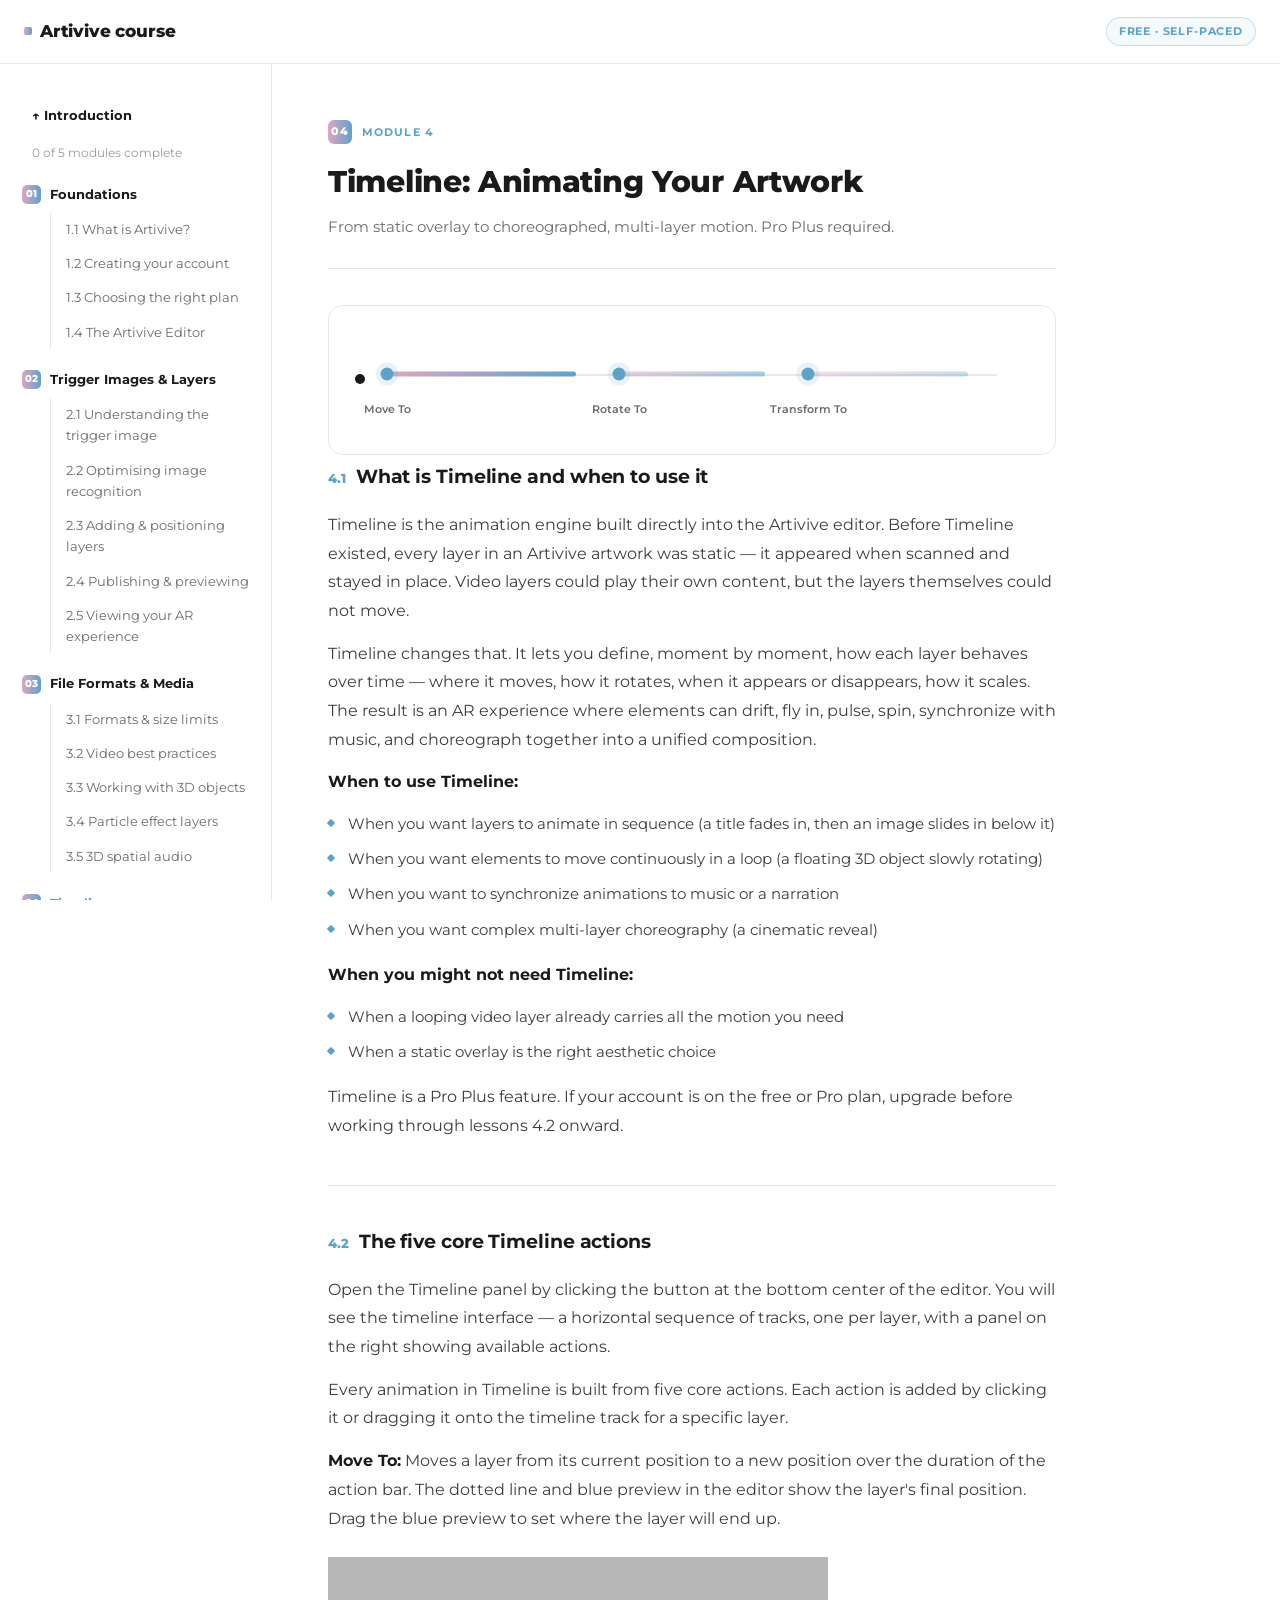
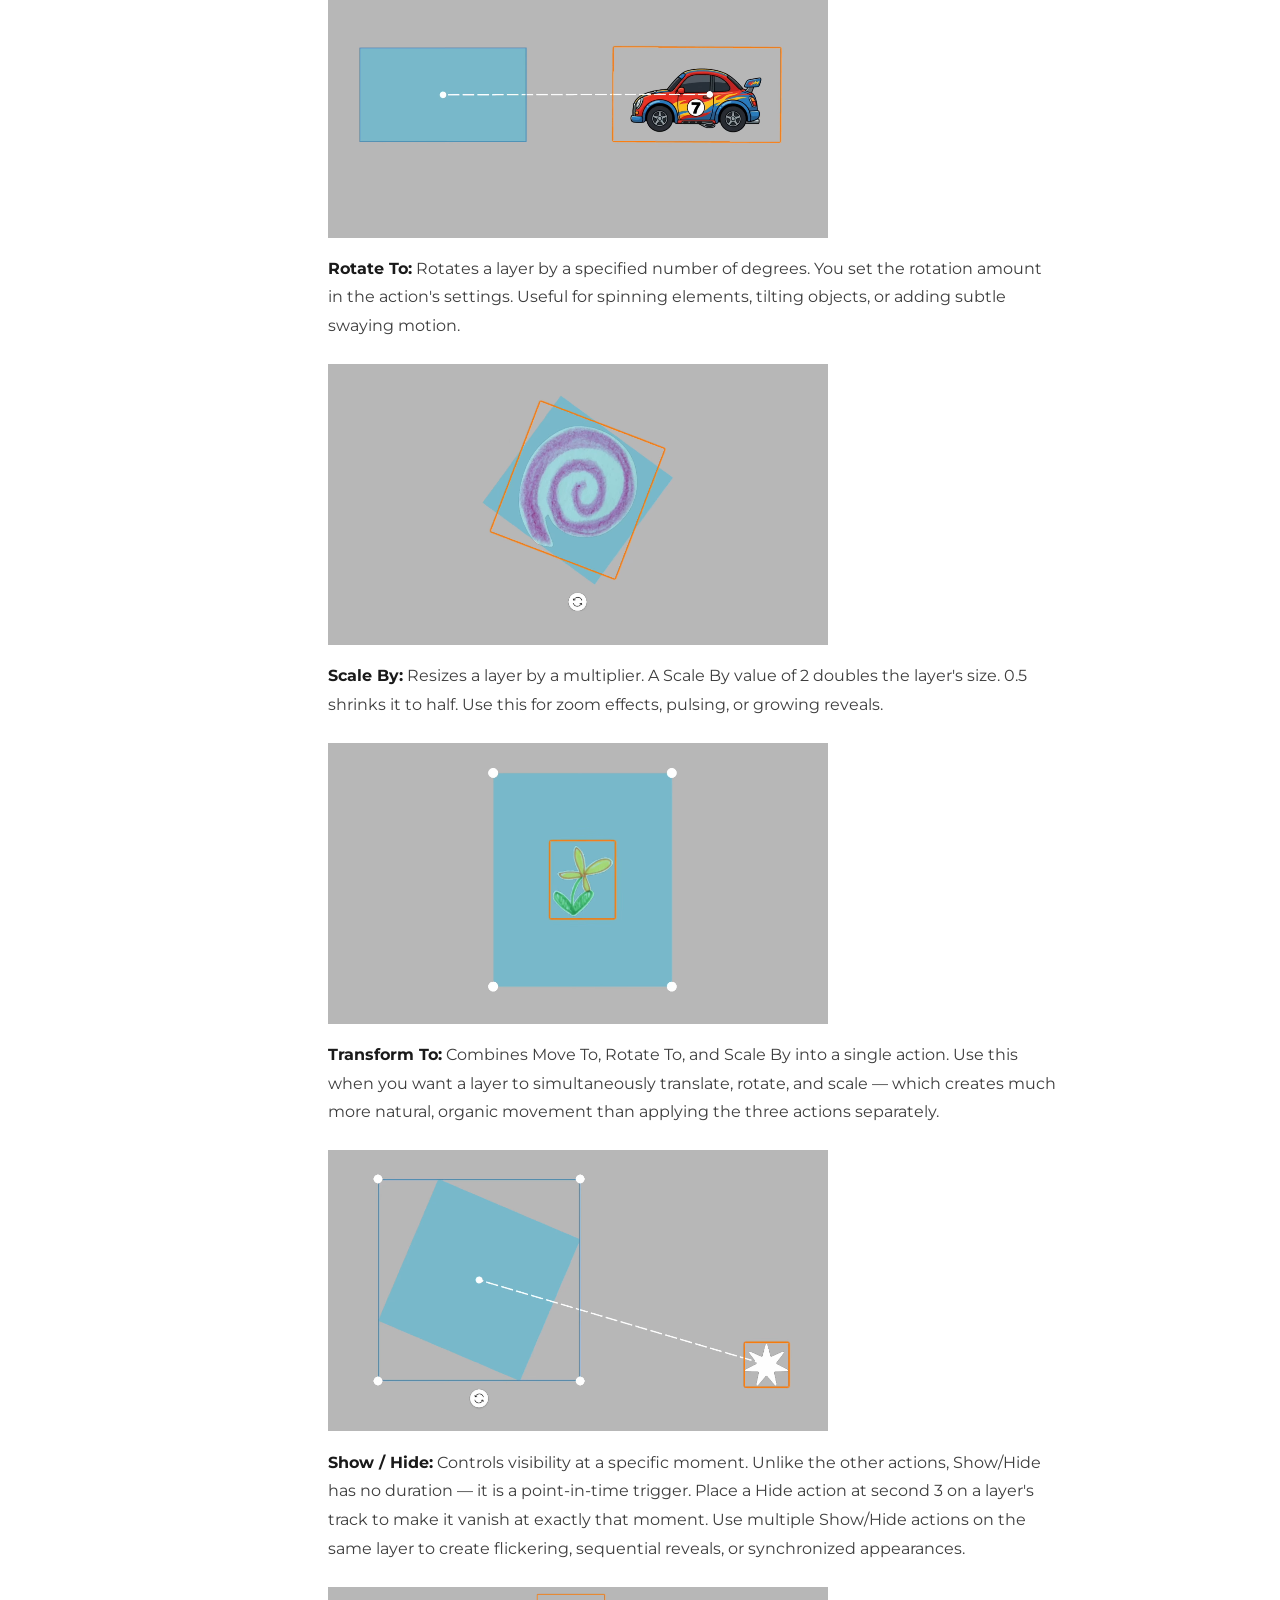
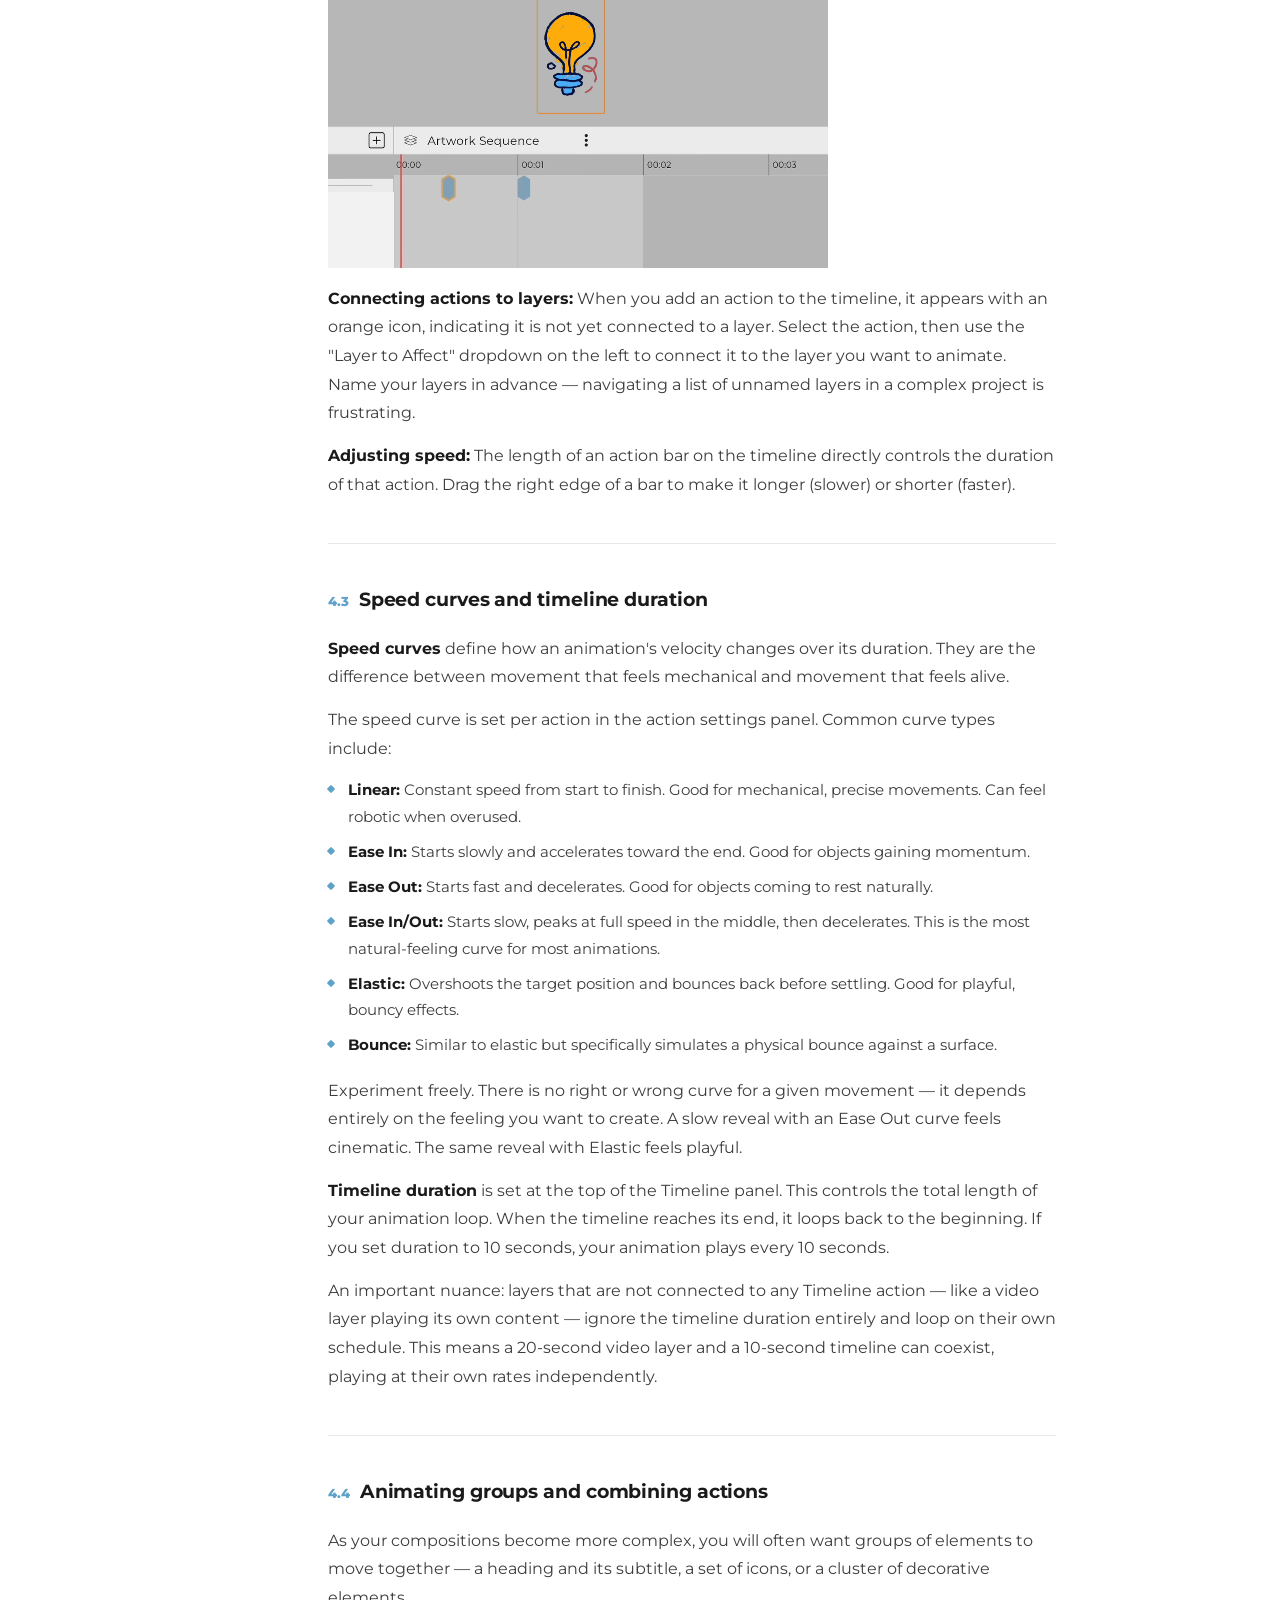
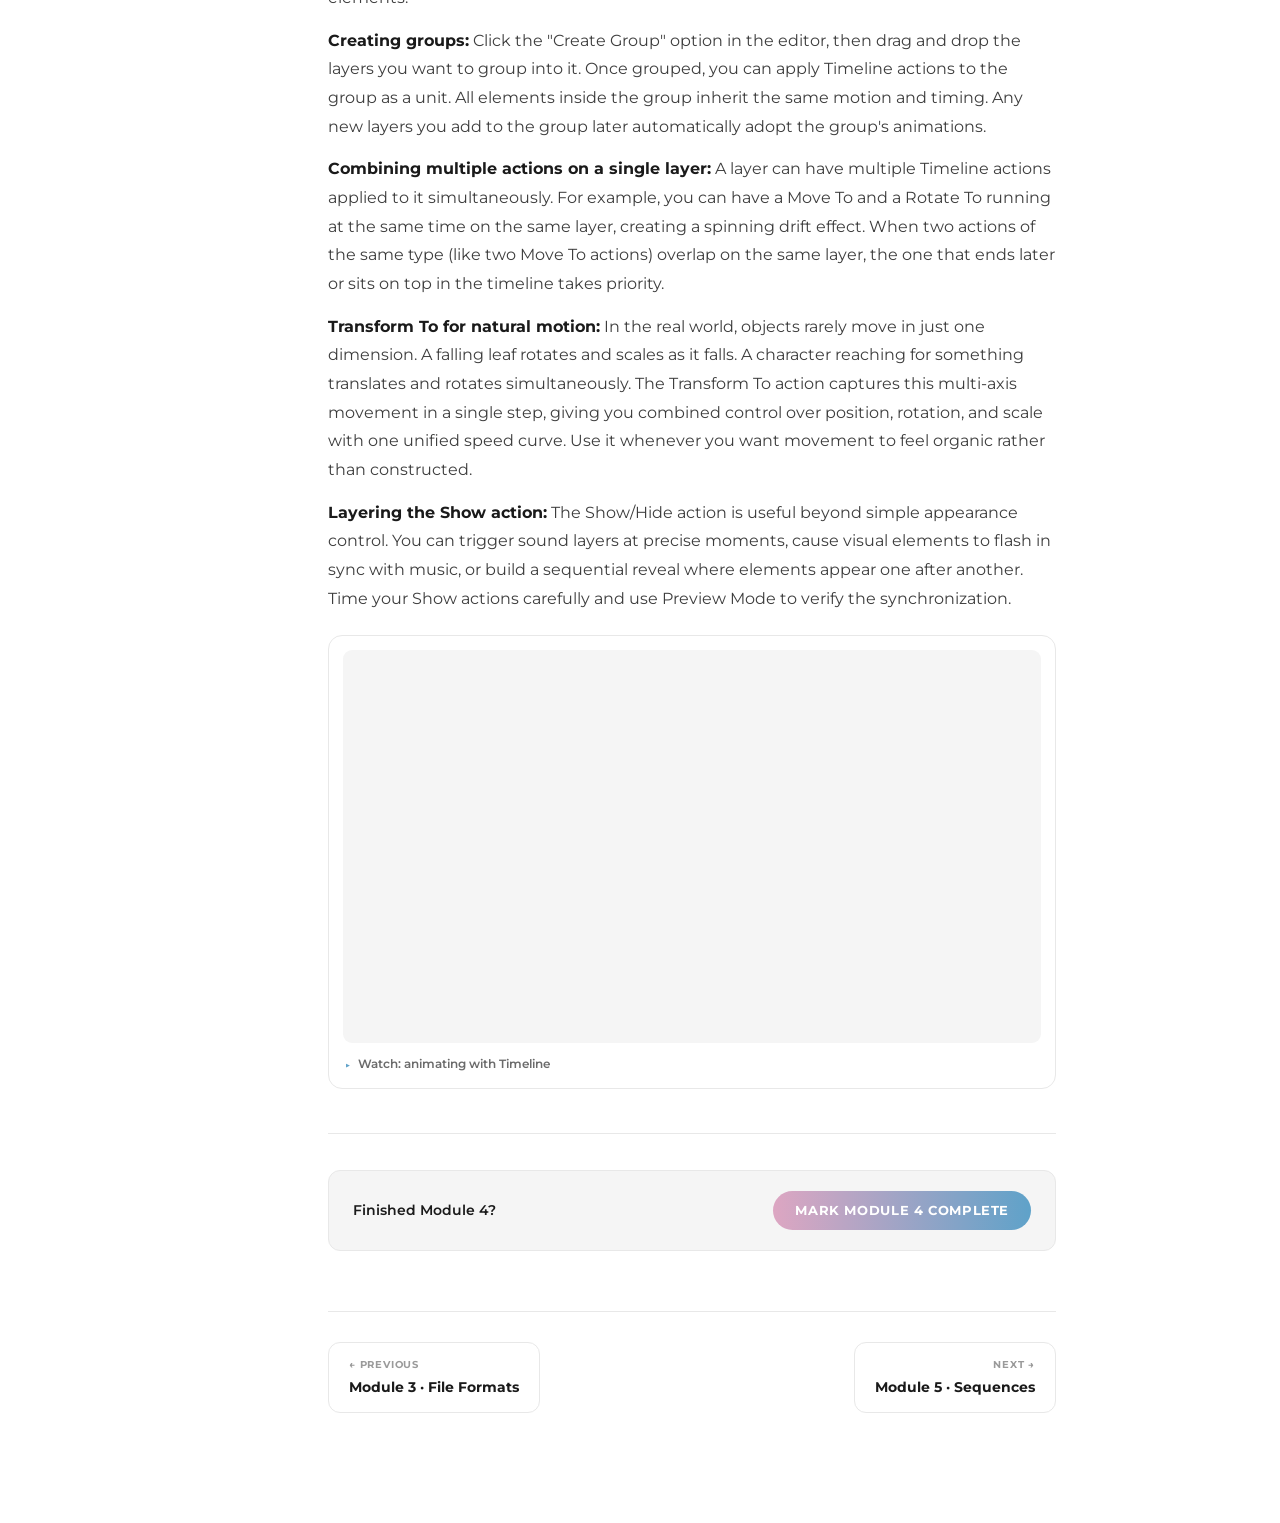
<file: module-4.html>
<!DOCTYPE html>
<html lang="en">
<head>
<meta charset="UTF-8">
<meta name="viewport" content="width=device-width, initial-scale=1.0">
<title>Module 4 · Timeline — Learning Artivive</title>
<link rel="preconnect" href="https://fonts.googleapis.com">
<link href="https://fonts.googleapis.com/css2?family=Montserrat:ital,wght@0,400;0,500;0,600;0,700;0,800;0,900;1,600&display=swap" rel="stylesheet">
<style>
:root{
  --rose:#dda6c2;
  --sky:#5fa2c9;
  --ink:#1a1a1a;
  --body:#3d3d3d;
  --muted:#6b6b6b;
  --soft:#9a9a9a;
  --page:#f5f5f5;
  --edge:#e8e8e8;
  --grad-cta: linear-gradient(90deg,#dda6c2, #5fa2c9);
}
*{box-sizing:border-box;margin:0;padding:0;}
html{scroll-behavior:smooth;}
body{
  font-family:'Montserrat',Arial,sans-serif;
  font-size:15px;line-height:1.7;color:var(--body);
  background:#fff;-webkit-font-smoothing:antialiased;
}
a{color:inherit;text-decoration:none;}
ul{list-style:none;}
h1,h2,h3{font-family:'Montserrat',Arial,sans-serif;color:var(--ink);font-feature-settings:"calt" 0,"liga" 0;}

/* top bar */
.top-bar{
  height:64px;border-bottom:1px solid var(--edge);
  display:flex;align-items:center;justify-content:space-between;
  padding:0 24px;position:sticky;top:0;z-index:300;
  background:rgba(255,255,255,.97);backdrop-filter:blur(10px);
}
.top-logo{font-weight:800;font-size:17px;color:var(--ink);display:flex;gap:8px;align-items:center;letter-spacing:-.01em;}
.mark{width:8px;height:8px;border-radius:2px;background:var(--grad-cta);flex:0 0 auto;}
.top-right{display:flex;align-items:center;gap:14px;}
.free-badge{font-size:10.5px;font-weight:700;text-transform:uppercase;letter-spacing:.08em;color:var(--sky);border:1px solid rgba(95,162,201,.3);background:rgba(95,162,201,.07);padding:5px 12px;border-radius:20px;}
.menu-toggle{display:none;background:none;border:1px solid var(--edge);border-radius:6px;width:36px;height:36px;font-size:16px;cursor:pointer;color:var(--ink);}

/* layout */
.layout{display:flex;max-width:1320px;margin:0 auto;align-items:flex-start;}
.layout.home{justify-content:center;}
.layout.home .content{max-width:780px;}
.layout.home .module-cards-head{margin-top:38px;}
.sidebar{
  width:272px;flex:0 0 272px;position:sticky;top:64px;
  height:calc(100vh - 64px);overflow-y:auto;
  padding:32px 22px 60px;border-right:1px solid var(--edge);
}
.sidebar-top-link{display:block;font-size:13px;font-weight:700;color:var(--ink);margin-bottom:26px;padding:8px 10px;border-radius:6px;}
.sidebar-top-link:hover{background:var(--page);}
.sidebar-group{margin-bottom:20px;}
.sidebar-group-title{display:flex;gap:9px;align-items:center;font-size:12.5px;font-weight:700;color:var(--ink);margin-bottom:8px;}
.sidebar-index{width:19px;height:19px;border-radius:5px;background:var(--grad-cta);color:#fff;font-size:9.5px;font-weight:800;display:flex;align-items:center;justify-content:center;flex:0 0 auto;}
.sidebar-group ul{display:flex;flex-direction:column;gap:1px;margin-left:28px;border-left:1px solid var(--edge);}
.sidebar-group a{display:block;font-size:12.5px;color:var(--muted);padding:6px 0 6px 14px;border-left:2px solid transparent;margin-left:-1px;}
.sidebar-group a:hover{color:var(--ink);}
.sidebar-group a.active{color:var(--sky);border-left-color:var(--sky);font-weight:600;}
.sidebar-bottom{margin-top:26px;padding-top:18px;border-top:1px solid var(--edge);}
.sidebar-bottom a{display:block;font-size:12.5px;font-weight:600;color:var(--muted);padding:6px 10px;border-radius:6px;}
.sidebar-bottom a:hover{color:var(--ink);background:var(--page);}

.sidebar-backdrop{display:none;}

/* content */
.content{flex:1;min-width:0;padding:56px 56px 110px;max-width:840px;}

.intro{margin-bottom:64px;}
.intro .eyebrow{font-size:11px;font-weight:700;letter-spacing:.14em;text-transform:uppercase;color:var(--sky);margin-bottom:12px;display:block;}
.intro h1{font-size:clamp(30px,4.6vw,46px);font-weight:800;letter-spacing:-.02em;line-height:1.18;margin-bottom:18px;}
.intro .lede{font-size:16.5px;color:var(--muted);max-width:640px;line-height:1.8;margin-bottom:26px;}
.intro-facts{display:flex;gap:28px;flex-wrap:wrap;margin-bottom:26px;}
.intro-facts div b{display:block;font-size:22px;font-weight:800;color:var(--ink);}
.intro-facts div span{font-size:12px;color:var(--soft);}
.intro-note{
  background:var(--page);border:1px solid var(--edge);border-left:3px solid var(--sky);
  border-radius:8px;padding:16px 20px;font-size:14px;color:var(--body);line-height:1.7;
}

/* save progress / email capture — optional, not a gate */
.save-progress{background:#fff;border:1px solid var(--edge);border-radius:12px;padding:20px 22px;margin:18px 0 0;}
.save-progress-form{display:flex;align-items:center;justify-content:space-between;gap:20px;flex-wrap:wrap;}
.save-progress-text{display:flex;flex-direction:column;gap:3px;max-width:340px;}
.save-progress-text strong{font-size:14px;color:var(--ink);}
.save-progress-text span{font-size:12.5px;color:var(--muted);line-height:1.5;}
.save-progress-input-row{display:flex;gap:8px;flex-wrap:wrap;align-items:flex-start;}
.save-progress-input-row input{font-family:'Montserrat',sans-serif;font-size:13.5px;padding:10px 14px;border-radius:8px;border:1px solid var(--edge);min-width:220px;color:var(--ink);}
.save-progress-input-row input:focus{outline:2px solid var(--sky);outline-offset:1px;border-color:var(--sky);}
.btn-save-progress{background:var(--grad-cta);color:#fff;font-weight:700;font-size:12.5px;text-transform:uppercase;letter-spacing:.05em;padding:10.5px 20px;border-radius:8px;border:none;cursor:pointer;white-space:nowrap;font-family:'Montserrat',sans-serif;}
.btn-save-progress:hover{transform:translateY(-1px);}
.save-progress-done{display:none;align-items:center;gap:10px;}
.save-progress.is-saved .save-progress-form{display:none;}
.save-progress.is-saved .save-progress-done{display:flex;}
.save-progress-done svg{width:18px;height:18px;color:var(--sky);flex:0 0 auto;}
.save-progress-done p{font-size:13.5px;color:var(--body);margin:0;}
.save-progress-done a{color:var(--sky);font-weight:600;}
.save-progress-error{color:#c0524a;font-size:12px;margin-top:8px;width:100%;display:none;}
.save-progress.has-error .save-progress-error{display:block;}

.module-block{margin-top:0;}
.module-head{margin-bottom:8px;padding-bottom:28px;border-bottom:1px solid var(--edge);margin-bottom:36px;}
.module-eyebrow{font-size:11px;font-weight:700;text-transform:uppercase;letter-spacing:.1em;color:var(--sky);margin-bottom:12px;display:flex;gap:10px;align-items:center;}
.module-badge{width:24px;height:24px;border-radius:6px;background:var(--grad-cta);color:#fff;font-size:10.5px;font-weight:800;display:flex;align-items:center;justify-content:center;}
.module-head h2{font-size:clamp(22px,3vw,30px);font-weight:800;letter-spacing:-.01em;margin-bottom:8px;}
.module-desc{color:var(--muted);font-size:14.5px;}

/* diagrams — original illustrations, not stock photos */
.diagram-flow{
  display:flex;align-items:center;justify-content:center;gap:12px;flex-wrap:wrap;
  padding:28px 24px;background:#fff;border:1px solid var(--edge);border-radius:14px;margin:22px 0 6px;
}
.flow-step{display:flex;flex-direction:column;align-items:center;gap:9px;flex:1;min-width:108px;max-width:170px;text-align:center;}
.flow-step span{font-size:12px;font-weight:600;color:var(--body);line-height:1.4;}
.flow-arrow{font-size:12.5px;font-weight:700;color:var(--sky);letter-spacing:.02em;flex:0 0 auto;white-space:nowrap;}

.flow-icon{width:56px;height:56px;border-radius:12px;position:relative;background:var(--page);border:1px solid var(--edge);flex:0 0 auto;}
.flow-icon.poster-mini{background:repeating-linear-gradient(45deg, rgba(95,162,201,.5) 0px, rgba(95,162,201,.5) 4px, rgba(221,166,194,.4) 4px, rgba(221,166,194,.4) 8px);}
.flow-icon.scan-mini{background:#fff;}
.flow-icon .vf-c.sm{position:absolute;width:12px;height:12px;}
.flow-icon .vf-c.sm.tl{top:5px;left:5px;border-top:2px solid var(--sky);border-left:2px solid var(--sky);}
.flow-icon .vf-c.sm.tr{top:5px;right:5px;border-top:2px solid var(--sky);border-right:2px solid var(--sky);}
.flow-icon .vf-c.sm.bl{bottom:5px;left:5px;border-bottom:2px solid var(--sky);border-left:2px solid var(--sky);}
.flow-icon .vf-c.sm.br{bottom:5px;right:5px;border-bottom:2px solid var(--sky);border-right:2px solid var(--sky);}
.flow-icon.layers-mini .chip{position:absolute;width:24px;height:16px;border-radius:4px;box-shadow:0 3px 8px rgba(26,26,26,.16);}

.step-num{width:38px;height:38px;border-radius:50%;background:var(--grad-cta);color:#fff;font-weight:800;font-size:14px;display:flex;align-items:center;justify-content:center;}

.compare-col{display:flex;flex-direction:column;align-items:center;gap:9px;text-align:center;flex:0 0 auto;max-width:170px;}
.compare-col span{font-size:12px;color:var(--muted);line-height:1.4;}
.mini-poster{width:120px;height:86px;border-radius:8px;border:1px solid var(--edge);}
.mini-poster.good-pattern{background:repeating-linear-gradient(45deg, rgba(95,162,201,.55) 0px, rgba(95,162,201,.55) 5px, rgba(221,166,194,.45) 5px, rgba(221,166,194,.45) 10px, rgba(26,26,26,.12) 10px, rgba(26,26,26,.12) 12px);}
.mini-poster.poor-pattern{background:linear-gradient(180deg,#eef0f1,#e2e4e5);}
.mini-stars{color:var(--sky);font-size:14px;letter-spacing:3px;}
.mini-stars.dim{color:#dcdcdc;}
.compare-divider{font-size:11px;font-weight:800;color:var(--soft);letter-spacing:.12em;flex:0 0 auto;}

.format-card{background:var(--page);border:1px solid var(--edge);border-radius:10px;padding:18px 16px;text-align:center;flex:1;min-width:140px;}
.format-icon{width:40px;height:40px;border-radius:9px;background:linear-gradient(135deg, rgba(221,166,194,.18), rgba(95,162,201,.16));border:1px solid rgba(95,162,201,.2);display:flex;align-items:center;justify-content:center;margin:0 auto 10px;}
.format-icon svg{width:18px;height:18px;stroke:var(--sky);fill:none;stroke-width:1.8;stroke-linecap:round;stroke-linejoin:round;}
.format-icon svg polygon{fill:var(--sky);stroke:none;}
.format-card b{display:block;font-size:12.5px;color:var(--ink);margin-bottom:4px;}
.format-card span{font-size:11px;color:var(--soft);line-height:1.5;}

.diagram{position:relative;height:150px;background:#fff;border:1px solid var(--edge);border-radius:14px;margin:22px 0 6px;overflow:hidden;padding:0 26px;}
.tl-track{position:absolute;left:8%;right:8%;top:46%;height:2px;background:var(--edge);}
.tl-bar{position:absolute;height:5px;border-radius:3px;top:46%;background:var(--grad-cta);transform:translateY(-50%);}
.tl-node{position:absolute;top:46%;width:13px;height:13px;border-radius:50%;background:var(--sky);transform:translate(-50%,-50%);box-shadow:0 0 0 5px rgba(95,162,201,.14);}
.tl-dot-move{position:absolute;width:10px;height:10px;border-radius:50%;background:var(--ink);top:46%;animation:moveDot 3.4s ease-in-out infinite;}
@keyframes moveDot{0%{left:8%;transform:translate(-50%,-50%);}50%{left:78%;transform:translate(-50%,-50%);}100%{left:8%;transform:translate(-50%,-50%);}}
.tl-label{position:absolute;top:64%;transform:translateX(-50%);font-size:11px;font-weight:600;color:var(--muted);white-space:nowrap;}

.seq-box{background:var(--page);border:1px solid var(--edge);border-radius:10px;padding:11px 16px;font-size:12.5px;font-weight:700;color:var(--ink);text-align:center;}
.seq-box small{display:block;font-size:9.5px;font-weight:500;color:var(--soft);margin-top:2px;text-transform:uppercase;letter-spacing:.05em;}
.seq-branch{display:flex;flex-direction:column;gap:8px;}

@media(prefers-reduced-motion:reduce){ .tl-dot-move{animation:none;} }
@media(max-width:600px){ .diagram-flow{gap:8px;padding:22px 16px;} .flow-arrow{width:100%;text-align:center;} }

/* progressive unlock */
.module-locked{display:none;align-items:center;gap:18px;background:var(--page);border:1px dashed var(--edge);border-radius:14px;padding:32px 28px;margin:22px 0 6px;}
.module-block.is-locked .module-locked{display:flex;}
.module-block.is-locked .module-body{display:none;}
.lock-big{width:26px;height:26px;color:var(--soft);flex:0 0 auto;}
.module-locked p{font-size:14px;color:var(--muted);margin:0;}
.module-locked strong{color:var(--ink);}
.module-locked a{color:var(--sky);font-weight:700;}

.module-complete{margin-top:44px;padding-top:36px;border-top:1px solid var(--edge);}
.complete-todo{display:flex;align-items:center;justify-content:space-between;gap:18px;flex-wrap:wrap;background:var(--page);border:1px solid var(--edge);border-radius:12px;padding:20px 24px;}
.complete-todo p{font-size:14px;font-weight:600;color:var(--ink);margin:0;}
.btn-complete{background:var(--grad-cta);color:#fff;font-weight:700;font-size:12.5px;text-transform:uppercase;letter-spacing:.05em;padding:12px 22px;border-radius:30px;border:none;cursor:pointer;white-space:nowrap;font-family:'Montserrat',sans-serif;}
.btn-complete:hover{transform:translateY(-1px);}
.complete-done{display:none;align-items:center;gap:12px;background:rgba(95,162,201,.08);border:1px solid rgba(95,162,201,.25);border-radius:12px;padding:18px 24px;}
.module-block.is-completed .complete-todo{display:none;}
.module-block.is-completed .complete-done{display:flex;}
.complete-done svg{width:20px;height:20px;color:var(--sky);flex:0 0 auto;}
.complete-done p{font-size:14px;color:var(--body);margin:0;}
.complete-done p strong{color:var(--ink);}

.sidebar-progress{font-size:11.5px;color:var(--soft);margin:-16px 0 20px;padding:0 10px;}
.sidebar-group-name{flex:1;}
.group-lock-icon,.group-check-icon{width:12px;height:12px;flex:0 0 auto;display:none;}
.group-lock-icon{color:var(--soft);}
.group-check-icon{color:var(--sky);}
.sidebar-group.locked .group-lock-icon{display:block;}
.sidebar-group.completed .group-check-icon{display:block;}
.sidebar-group.locked .sidebar-group-name{color:var(--soft);}
.sidebar-group.locked .sidebar-index{opacity:.45;}
.sidebar-group.locked ul a{pointer-events:none;color:#d2d2d2;}
.sidebar-group.current .sidebar-group-name{color:var(--sky);}
.sidebar-reset{font-size:11.5px;color:var(--soft);}
.sidebar-reset:hover{color:var(--sky);}

.lesson{margin-top:44px;padding-top:40px;border-top:1px solid var(--edge);}
.module-block .lesson:first-of-type{border-top:none;padding-top:0;margin-top:0;}
.lesson h3{font-size:19px;font-weight:700;margin-bottom:18px;display:flex;gap:10px;align-items:baseline;letter-spacing:-.005em;}
.lesson-num-tag{font-size:13px;color:var(--sky);font-weight:800;flex:0 0 auto;}
.lesson-body p{margin-bottom:14px;font-size:15.5px;line-height:1.85;color:var(--body);}
.lesson-body p:last-child{margin-bottom:0;}
.lesson-body strong{color:var(--ink);font-weight:700;}
.lesson-body ul{margin:4px 0 18px;padding-left:0;display:flex;flex-direction:column;gap:9px;}
.lesson-body ul li{font-size:15px;color:var(--body);padding-left:20px;position:relative;line-height:1.75;}
.lesson-body ul li::before{content:'';position:absolute;left:0;top:9px;width:6px;height:6px;background:var(--sky);border-radius:1px;transform:rotate(45deg);}
.lesson-body ul li strong{color:var(--ink);}
.video-link{display:inline-flex;align-items:center;gap:8px;font-size:13.5px;color:var(--sky);font-weight:600;margin-top:4px;word-break:break-all;}
.video-link::before{content:'▶';font-size:10px;}
.video-link:hover{text-decoration:underline;}

/* embedded videos — same frame treatment as the infographics */
.video-embed{background:#fff;border:1px solid var(--edge);border-radius:14px;padding:14px;margin:22px 0 6px;}
.video-embed + .video-embed{margin-top:14px;}
.video-frame{position:relative;width:100%;padding-top:56.25%;border-radius:9px;overflow:hidden;background:var(--page);}
.video-frame iframe{position:absolute;top:0;left:0;width:100%;height:100%;border:0;}
.video-caption{display:flex;align-items:center;gap:8px;font-size:12px;font-weight:600;color:var(--muted);margin-top:11px;padding:0 2px;}
.video-caption::before{content:'▶';font-size:9px;color:var(--sky);}

/* faq */
.faq-section{margin-top:88px;padding-top:44px;border-top:1px solid var(--edge);}
.faq-item{border-top:1px solid var(--edge);}
.faq-item:last-child{border-bottom:1px solid var(--edge);}
.faq-item summary{list-style:none;cursor:pointer;padding:20px 2px;display:flex;justify-content:space-between;align-items:center;gap:20px;font-size:15.5px;font-weight:700;color:var(--ink);}
.faq-item summary::-webkit-details-marker{display:none;}
.faq-item p{padding:0 2px 20px;max-width:700px;font-size:14.5px;color:var(--muted);line-height:1.75;}
.faq-plus{font-size:17px;color:var(--sky);transition:transform .2s ease;flex:0 0 auto;font-weight:700;}
.faq-item[open] .faq-plus{transform:rotate(45deg);}

footer{margin-top:70px;padding-top:28px;border-top:1px solid var(--edge);display:flex;justify-content:space-between;flex-wrap:wrap;gap:10px;}
footer p{font-size:12px;color:var(--soft);}
footer a{font-size:12px;color:var(--sky);font-weight:600;}

/* ===== NEW: multi-page module overview cards (index) ===== */
.module-cards{display:flex;flex-direction:column;gap:16px;margin-top:8px;}
.module-cards-head{margin:64px 0 4px;}
.module-cards-head .eyebrow{font-size:11px;font-weight:700;letter-spacing:.14em;text-transform:uppercase;color:var(--sky);display:block;margin-bottom:10px;}
.module-cards-head h2{font-size:26px;font-weight:800;letter-spacing:-.01em;}
.lesson-figure{margin:20px 0 6px;}
.lesson-figure img{display:block;width:100%;height:auto;border:1px solid var(--edge);border-radius:12px;background:#fff;}
.lesson-figure figcaption{font-size:13px;color:var(--muted);margin-top:9px;text-align:center;font-style:italic;}
.module-cards-sub{font-size:15px;color:var(--muted);margin-top:8px;}
.module-cards + .save-progress{margin-top:40px;}
.module-card{display:flex;align-items:center;gap:20px;border:1px solid var(--edge);border-radius:14px;padding:22px 24px;transition:border-color .15s ease,transform .15s ease;}
.module-card:hover{border-color:var(--sky);transform:translateY(-1px);}
.module-card .mc-badge{width:44px;height:44px;border-radius:10px;background:var(--grad-cta);color:#fff;font-weight:800;font-size:15px;display:flex;align-items:center;justify-content:center;flex:0 0 auto;}
.module-card .mc-text{flex:1;min-width:0;}
.module-card .mc-text b{display:block;font-size:16px;color:var(--ink);margin-bottom:3px;letter-spacing:-.005em;}
.module-card .mc-text span{font-size:13px;color:var(--muted);line-height:1.6;}
.module-card .mc-status{font-size:10.5px;font-weight:700;text-transform:uppercase;letter-spacing:.07em;flex:0 0 auto;color:var(--sky);display:flex;align-items:center;gap:6px;}
.module-card .mc-status svg{width:13px;height:13px;flex:0 0 auto;}
.module-card.locked{opacity:.55;pointer-events:none;}
.module-card.locked .mc-badge{opacity:.5;}
.module-card.locked .mc-status{color:var(--soft);}
.module-card.done .mc-status{color:var(--sky);}

/* ===== NEW: prev / next page navigation ===== */
.page-nav{display:flex;justify-content:space-between;gap:14px;margin-top:60px;padding-top:30px;border-top:1px solid var(--edge);flex-wrap:wrap;}
.page-nav a{display:inline-flex;flex-direction:column;gap:3px;font-size:13.5px;font-weight:700;color:var(--ink);border:1px solid var(--edge);border-radius:12px;padding:13px 20px;min-width:160px;transition:border-color .15s ease,transform .15s ease;}
.page-nav a:hover{border-color:var(--sky);transform:translateY(-1px);}
.page-nav a small{font-size:10px;font-weight:700;text-transform:uppercase;letter-spacing:.08em;color:var(--soft);}
.page-nav a.next{margin-left:auto;text-align:right;align-items:flex-end;}
.page-nav a.locked{opacity:.4;pointer-events:none;}

@media(max-width:960px){
  .menu-toggle{display:block;}
  .sidebar{
    position:fixed;top:0;left:-300px;width:280px;height:100vh;
    background:#fff;z-index:400;transition:left .25s ease;
    box-shadow:0 0 40px rgba(0,0,0,.15);padding-top:84px;
  }
  .sidebar.open{left:0;}
  .sidebar-backdrop.show{
    display:block;position:fixed;inset:0;background:rgba(0,0,0,.32);z-index:350;
  }
  .content{padding:40px 22px 90px;max-width:100%;}
  .intro-facts{gap:20px;}
}

</style>
</head>
<body data-page="module" data-module="4">

<div class="top-bar">
  <div class="top-logo"><span class="mark"></span><a href="index.html">Artivive course</a></div>
  <div class="top-right">
    <span class="free-badge">Free · Self-paced</span>
    <button class="menu-toggle" id="menuToggle" aria-label="Toggle menu">☰</button>
  </div>
</div>

<div class="sidebar-backdrop" id="backdrop"></div>

<div class="layout">
  <aside class="sidebar" id="sidebar">
    <a href="index.html#top" class="sidebar-top-link">↑ Introduction</a>
    <div class="sidebar-progress" id="sidebarProgress">0 of 5 modules complete</div>

    <div class="sidebar-group" id="sidebar-group-1">
      <div class="sidebar-group-title">
        <span class="sidebar-index">01</span>
        <span class="sidebar-group-name">Foundations</span>
        <svg class="group-lock-icon" viewBox="0 0 24 24" fill="none" stroke="currentColor" stroke-width="2"><rect x="5" y="11" width="14" height="9" rx="2"/><path d="M8 11V7a4 4 0 0 1 8 0v4"/></svg>
        <svg class="group-check-icon" viewBox="0 0 24 24" fill="none" stroke="currentColor" stroke-width="2.5" stroke-linecap="round" stroke-linejoin="round"><polyline points="20 6 9 17 4 12"/></svg>
      </div>
      <ul>
        <li><a href="module-1.html#lesson-1-1">1.1 What is Artivive?</a></li>
        <li><a href="module-1.html#lesson-1-2">1.2 Creating your account</a></li>
        <li><a href="module-1.html#lesson-1-3">1.3 Choosing the right plan</a></li>
        <li><a href="module-1.html#lesson-1-4">1.4 The Artivive Editor</a></li>
      </ul>
    </div>

    <div class="sidebar-group" id="sidebar-group-2">
      <div class="sidebar-group-title">
        <span class="sidebar-index">02</span>
        <span class="sidebar-group-name">Trigger Images &amp; Layers</span>
        <svg class="group-lock-icon" viewBox="0 0 24 24" fill="none" stroke="currentColor" stroke-width="2"><rect x="5" y="11" width="14" height="9" rx="2"/><path d="M8 11V7a4 4 0 0 1 8 0v4"/></svg>
        <svg class="group-check-icon" viewBox="0 0 24 24" fill="none" stroke="currentColor" stroke-width="2.5" stroke-linecap="round" stroke-linejoin="round"><polyline points="20 6 9 17 4 12"/></svg>
      </div>
      <ul>
        <li><a href="module-2.html#lesson-2-1">2.1 Understanding the trigger image</a></li>
        <li><a href="module-2.html#lesson-2-2">2.2 Optimising image recognition</a></li>
        <li><a href="module-2.html#lesson-2-3">2.3 Adding &amp; positioning layers</a></li>
        <li><a href="module-2.html#lesson-2-4">2.4 Publishing &amp; previewing</a></li>
        <li><a href="module-2.html#lesson-2-5">2.5 Viewing your AR experience</a></li>
      </ul>
    </div>

    <div class="sidebar-group" id="sidebar-group-3">
      <div class="sidebar-group-title">
        <span class="sidebar-index">03</span>
        <span class="sidebar-group-name">File Formats &amp; Media</span>
        <svg class="group-lock-icon" viewBox="0 0 24 24" fill="none" stroke="currentColor" stroke-width="2"><rect x="5" y="11" width="14" height="9" rx="2"/><path d="M8 11V7a4 4 0 0 1 8 0v4"/></svg>
        <svg class="group-check-icon" viewBox="0 0 24 24" fill="none" stroke="currentColor" stroke-width="2.5" stroke-linecap="round" stroke-linejoin="round"><polyline points="20 6 9 17 4 12"/></svg>
      </div>
      <ul>
        <li><a href="module-3.html#lesson-3-1">3.1 Formats &amp; size limits</a></li>
        <li><a href="module-3.html#lesson-3-2">3.2 Video best practices</a></li>
        <li><a href="module-3.html#lesson-3-3">3.3 Working with 3D objects</a></li>
        <li><a href="module-3.html#lesson-3-4">3.4 Particle effect layers</a></li>
        <li><a href="module-3.html#lesson-3-5">3.5 3D spatial audio</a></li>
      </ul>
    </div>

    <div class="sidebar-group" id="sidebar-group-4">
      <div class="sidebar-group-title">
        <span class="sidebar-index">04</span>
        <span class="sidebar-group-name">Timeline</span>
        <svg class="group-lock-icon" viewBox="0 0 24 24" fill="none" stroke="currentColor" stroke-width="2"><rect x="5" y="11" width="14" height="9" rx="2"/><path d="M8 11V7a4 4 0 0 1 8 0v4"/></svg>
        <svg class="group-check-icon" viewBox="0 0 24 24" fill="none" stroke="currentColor" stroke-width="2.5" stroke-linecap="round" stroke-linejoin="round"><polyline points="20 6 9 17 4 12"/></svg>
      </div>
      <ul>
        <li><a href="module-4.html#lesson-4-1">4.1 What is Timeline?</a></li>
        <li><a href="module-4.html#lesson-4-2">4.2 The five core actions</a></li>
        <li><a href="module-4.html#lesson-4-3">4.3 Speed curves &amp; duration</a></li>
        <li><a href="module-4.html#lesson-4-4">4.4 Groups &amp; combined actions</a></li>
      </ul>
    </div>

    <div class="sidebar-group" id="sidebar-group-5">
      <div class="sidebar-group-title">
        <span class="sidebar-index">05</span>
        <span class="sidebar-group-name">Sequences</span>
        <svg class="group-lock-icon" viewBox="0 0 24 24" fill="none" stroke="currentColor" stroke-width="2"><rect x="5" y="11" width="14" height="9" rx="2"/><path d="M8 11V7a4 4 0 0 1 8 0v4"/></svg>
        <svg class="group-check-icon" viewBox="0 0 24 24" fill="none" stroke="currentColor" stroke-width="2.5" stroke-linecap="round" stroke-linejoin="round"><polyline points="20 6 9 17 4 12"/></svg>
      </div>
      <ul>
        <li><a href="module-5.html#lesson-5-1">5.1 Multi-state experiences</a></li>
        <li><a href="module-5.html#lesson-5-2">5.2 Creating &amp; connecting sequences</a></li>
        <li><a href="module-5.html#lesson-5-3">5.3 Advanced sequence actions</a></li>
        <li><a href="module-5.html#lesson-5-4">5.4 Testing interactions</a></li>
        <li><a href="module-5.html#lesson-5-5">5.5 What you can build</a></li>
      </ul>
    </div>

    <div class="sidebar-bottom">
      <a href="index.html#faq">FAQ</a>
      <a href="#" class="sidebar-reset" id="resetProgressBtn">Reset progress</a>
    </div>
  </aside>

  <main class="content" id="top">

    <section class="module-block" id="module-4">
      <div class="module-head">
        <div class="module-eyebrow"><span class="module-badge">04</span>Module 4</div>
        <h2>Timeline: Animating Your Artwork</h2>
        <p class="module-desc">From static overlay to choreographed, multi-layer motion. Pro Plus required.</p>
      </div>

      <div class="module-body">
      <div class="diagram" role="img" aria-label="Diagram: a timeline track with Move To, Rotate To, and Transform To actions playing in sequence">
        <div class="tl-track"></div>
        <div class="tl-bar" style="left:8%; width:26%;"></div>
        <div class="tl-bar" style="left:40%; width:20%; opacity:.55;"></div>
        <div class="tl-bar" style="left:66%; width:22%; opacity:.35;"></div>
        <div class="tl-node" style="left:8%;"></div>
        <div class="tl-node" style="left:40%;"></div>
        <div class="tl-node" style="left:66%;"></div>
        <div class="tl-dot-move"></div>
        <div class="tl-label" style="left:8%;">Move To</div>
        <div class="tl-label" style="left:40%;">Rotate To</div>
        <div class="tl-label" style="left:66%;">Transform To</div>
      </div>

      <article class="lesson" id="lesson-4-1">
        <h3><span class="lesson-num-tag">4.1</span> What is Timeline and when to use it</h3>
        <div class="lesson-body">
          <p>Timeline is the animation engine built directly into the Artivive editor. Before Timeline existed, every layer in an Artivive artwork was static — it appeared when scanned and stayed in place. Video layers could play their own content, but the layers themselves could not move.</p>
          <p>Timeline changes that. It lets you define, moment by moment, how each layer behaves over time — where it moves, how it rotates, when it appears or disappears, how it scales. The result is an AR experience where elements can drift, fly in, pulse, spin, synchronize with music, and choreograph together into a unified composition.</p>
          <p><strong>When to use Timeline:</strong></p>
          <ul>
            <li>When you want layers to animate in sequence (a title fades in, then an image slides in below it)</li>
            <li>When you want elements to move continuously in a loop (a floating 3D object slowly rotating)</li>
            <li>When you want to synchronize animations to music or a narration</li>
            <li>When you want complex multi-layer choreography (a cinematic reveal)</li>
          </ul>
          <p><strong>When you might not need Timeline:</strong></p>
          <ul>
            <li>When a looping video layer already carries all the motion you need</li>
            <li>When a static overlay is the right aesthetic choice</li>
          </ul>
          <p>Timeline is a Pro Plus feature. If your account is on the free or Pro plan, upgrade before working through lessons 4.2 onward.</p>
        </div>
      </article>

      <article class="lesson" id="lesson-4-2">
        <h3><span class="lesson-num-tag">4.2</span> The five core Timeline actions</h3>
        <div class="lesson-body">
          <p>Open the Timeline panel by clicking the button at the bottom center of the editor. You will see the timeline interface — a horizontal sequence of tracks, one per layer, with a panel on the right showing available actions.</p>
          <p>Every animation in Timeline is built from five core actions. Each action is added by clicking it or dragging it onto the timeline track for a specific layer.</p>
          <p><strong>Move To:</strong> Moves a layer from its current position to a new position over the duration of the action bar. The dotted line and blue preview in the editor show the layer's final position. Drag the blue preview to set where the layer will end up.</p>
          <video autoplay loop muted width="500" height="300" src="./images/move to -1 .webm">
          </video>

          <p><strong>Rotate To:</strong> Rotates a layer by a specified number of degrees. You set the rotation amount in the action's settings. Useful for spinning elements, tilting objects, or adding subtle swaying motion.</p>
           <video autoplay loop muted width="500" height="300" src="./images/rotate to -1.webm">
          </video>
          <p><strong>Scale By:</strong> Resizes a layer by a multiplier. A Scale By value of 2 doubles the layer's size. 0.5 shrinks it to half. Use this for zoom effects, pulsing, or growing reveals.</p>
          <video autoplay loop muted width="500" height="300" src="./images/scale by.webm">
          </video>
          <p><strong>Transform To:</strong> Combines Move To, Rotate To, and Scale By into a single action. Use this when you want a layer to simultaneously translate, rotate, and scale — which creates much more natural, organic movement than applying the three actions separately.</p>
          <video autoplay loop muted width="500" height="300" src="./images/transfrom.webm">
          </video>
          <p><strong>Show / Hide:</strong> Controls visibility at a specific moment. Unlike the other actions, Show/Hide has no duration — it is a point-in-time trigger. Place a Hide action at second 3 on a layer's track to make it vanish at exactly that moment. Use multiple Show/Hide actions on the same layer to create flickering, sequential reveals, or synchronized appearances.</p>
           <video autoplay loop muted width="500" height="300" src="./images/show_zoomed in .webm">
          </video>
          <br>
          <p><strong>Connecting actions to layers:</strong> When you add an action to the timeline, it appears with an orange icon, indicating it is not yet connected to a layer. Select the action, then use the "Layer to Affect" dropdown on the left to connect it to the layer you want to animate. Name your layers in advance — navigating a list of unnamed layers in a complex project is frustrating.</p>
          <p><strong>Adjusting speed:</strong> The length of an action bar on the timeline directly controls the duration of that action. Drag the right edge of a bar to make it longer (slower) or shorter (faster).</p>
        </div>
      </article>

      <article class="lesson" id="lesson-4-3">
        <h3><span class="lesson-num-tag">4.3</span> Speed curves and timeline duration</h3>
        <div class="lesson-body">
          <p><strong>Speed curves</strong> define how an animation's velocity changes over its duration. They are the difference between movement that feels mechanical and movement that feels alive.</p>
          <p>The speed curve is set per action in the action settings panel. Common curve types include:</p>
          <ul>
            <li><strong>Linear:</strong> Constant speed from start to finish. Good for mechanical, precise movements. Can feel robotic when overused.</li>
            <li><strong>Ease In:</strong> Starts slowly and accelerates toward the end. Good for objects gaining momentum.</li>
            <li><strong>Ease Out:</strong> Starts fast and decelerates. Good for objects coming to rest naturally.</li>
            <li><strong>Ease In/Out:</strong> Starts slow, peaks at full speed in the middle, then decelerates. This is the most natural-feeling curve for most animations.</li>
            <li><strong>Elastic:</strong> Overshoots the target position and bounces back before settling. Good for playful, bouncy effects.</li>
            <li><strong>Bounce:</strong> Similar to elastic but specifically simulates a physical bounce against a surface.</li>
          </ul>
          <p>Experiment freely. There is no right or wrong curve for a given movement — it depends entirely on the feeling you want to create. A slow reveal with an Ease Out curve feels cinematic. The same reveal with Elastic feels playful.</p>
          <p><strong>Timeline duration</strong> is set at the top of the Timeline panel. This controls the total length of your animation loop. When the timeline reaches its end, it loops back to the beginning. If you set duration to 10 seconds, your animation plays every 10 seconds.</p>
          <p>An important nuance: layers that are not connected to any Timeline action — like a video layer playing its own content — ignore the timeline duration entirely and loop on their own schedule. This means a 20-second video layer and a 10-second timeline can coexist, playing at their own rates independently.</p>
        </div>
      </article>

      <article class="lesson" id="lesson-4-4">
        <h3><span class="lesson-num-tag">4.4</span> Animating groups and combining actions</h3>
        <div class="lesson-body">
          <p>As your compositions become more complex, you will often want groups of elements to move together — a heading and its subtitle, a set of icons, or a cluster of decorative elements.</p>
          <p><strong>Creating groups:</strong> Click the "Create Group" option in the editor, then drag and drop the layers you want to group into it. Once grouped, you can apply Timeline actions to the group as a unit. All elements inside the group inherit the same motion and timing. Any new layers you add to the group later automatically adopt the group's animations.</p>
          <p><strong>Combining multiple actions on a single layer:</strong> A layer can have multiple Timeline actions applied to it simultaneously. For example, you can have a Move To and a Rotate To running at the same time on the same layer, creating a spinning drift effect. When two actions of the same type (like two Move To actions) overlap on the same layer, the one that ends later or sits on top in the timeline takes priority.</p>
          <p><strong>Transform To for natural motion:</strong> In the real world, objects rarely move in just one dimension. A falling leaf rotates and scales as it falls. A character reaching for something translates and rotates simultaneously. The Transform To action captures this multi-axis movement in a single step, giving you combined control over position, rotation, and scale with one unified speed curve. Use it whenever you want movement to feel organic rather than constructed.</p>
          <p><strong>Layering the Show action:</strong> The Show/Hide action is useful beyond simple appearance control. You can trigger sound layers at precise moments, cause visual elements to flash in sync with music, or build a sequential reveal where elements appear one after another. Time your Show actions carefully and use Preview Mode to verify the synchronization.</p>
          <div class="video-embed">
            <div class="video-frame">
              <iframe src="https://www.youtube-nocookie.com/embed/M3tM5WIKEQc?list=PLyayy5KwQ6IvFRHj67oTR_a4P47T5auDV" title="Timeline animation in Artivive" loading="lazy" allow="accelerometer; autoplay; clipboard-write; encrypted-media; gyroscope; picture-in-picture; web-share" allowfullscreen referrerpolicy="strict-origin-when-cross-origin"></iframe>
            </div>
            <div class="video-caption">Watch: animating with Timeline</div>
          </div>
        </div>
      </article>

      <div class="module-complete">
        <div class="complete-todo">
          <p>Finished Module 4?</p>
          <button class="btn-complete" type="button" data-module="4">Mark Module 4 Complete</button>
        </div>
        <div class="complete-done">
          <svg viewBox="0 0 24 24" fill="none" stroke="currentColor" stroke-width="2.5" stroke-linecap="round" stroke-linejoin="round"><polyline points="20 6 9 17 4 12"/></svg>
          <p><strong>Module 4 complete.</strong> Nice work — on to Module 5 whenever you are.</p>
        </div>
      </div>
      </div>
    </section>

    <nav class="page-nav">
      <a class="prev" href="module-3.html"><small>← Previous</small>Module 3 · File Formats</a>
      <a class="next" href="module-5.html" data-requires-complete><small>Next →</small>Module 5 · Sequences</a>
    </nav>

  </main>
</div>

<script>
/* ============================================================
   Artivive course — shared logic across all pages.
   Reads which page it is on from <body data-page> / data-module.
   ============================================================ */
(function(){
  'use strict';

  var TOTAL_MODULES = 5;
  var PROGRESS_KEY = 'module-progress';
  var EMAIL_KEY = 'learner-email';

  var MODULE_TITLES = {
    1: 'Foundations',
    2: 'Trigger Images & Digital Layers',
    3: 'File Formats & Media Craft',
    4: 'Timeline: Animating Your Artwork',
    5: 'Sequences: Building Interactive Experiences'
  };

  /* ---- integration config (fill in to connect ActiveCampaign) ---- */
  var MAKE_WEBHOOK_URL = '';   // e.g. https://hook.us1.make.com/xxxxxxxxxxxxxxxxxxxx
  var AC_ACTID = '';           // e.g. 1234567
  var AC_EVENT_KEY = '';       // e.g. 93f120c55fa6caf9dabc1430d8b4232efead5dfe

  /* ------------------------------------------------------------------
     Storage abstraction.
     - In the Claude artifact preview, window.storage is available (async).
     - On a real hosted site, we fall back to localStorage (sync).
     - As a last resort, an in-memory object (progress won't persist).
     Everything is wrapped in Promises so callers can treat it uniformly.
  ------------------------------------------------------------------ */
  var mem = {};
  function hasWinStorage(){ return typeof window.storage !== 'undefined' && window.storage; }

  function storeGet(key){
    if(hasWinStorage()){
      return window.storage.get(key, false)
        .then(function(r){ return (r && r.value != null) ? r.value : null; })
        .catch(function(){ return null; });
    }
    try { return Promise.resolve(localStorage.getItem(key)); }
    catch(e){ return Promise.resolve(Object.prototype.hasOwnProperty.call(mem, key) ? mem[key] : null); }
  }

  function storeSet(key, value){
    if(hasWinStorage()){
      return window.storage.set(key, value, false).catch(function(e){ console.error('storage.set failed', e); });
    }
    try { localStorage.setItem(key, value); return Promise.resolve(); }
    catch(e){ mem[key] = value; return Promise.resolve(); }
  }

  /* ---- shared mutable state ---- */
  var progress = { completed: [] };
  var email = '';

  /* =====================  INTEGRATIONS  ===================== */
  function isValidEmail(v){ return /^[^\s@]+@[^\s@]+\.[^\s@]+$/.test(v); }

  function sendEvent(eventName, extra){
    if(!email) return; // no identified contact yet — nothing to attach to
    if(MAKE_WEBHOOK_URL){
      var payload = { event: eventName, email: email, course: 'Learning Artivive', timestamp: new Date().toISOString() };
      for(var k in extra){ if(extra.hasOwnProperty(k)) payload[k] = extra[k]; }
      fetch(MAKE_WEBHOOK_URL, {
        method: 'POST', headers: { 'Content-Type': 'application/json' }, body: JSON.stringify(payload)
      }).catch(function(e){ console.warn('Make.com webhook failed', e); });
    }
    if(AC_ACTID && AC_EVENT_KEY){
      var body = 'actid=' + encodeURIComponent(AC_ACTID) +
        '&key=' + encodeURIComponent(AC_EVENT_KEY) +
        '&event=' + encodeURIComponent(eventName) +
        '&eventdata=' + encodeURIComponent(JSON.stringify(extra || {})) +
        '&visit=' + encodeURIComponent(JSON.stringify({ email: email }));
      fetch('https://trackcmp.net/event', {
        method: 'POST', headers: { 'Content-Type': 'application/x-www-form-urlencoded' }, body: body
      }).catch(function(e){ console.warn('ActiveCampaign event failed', e); });
    }
  }

  function trackModuleComplete(m){
    sendEvent('module_' + m + '_complete', { module: m, moduleTitle: MODULE_TITLES[m] || '' });
    if(m === TOTAL_MODULES) sendEvent('course_complete', {});
  }

  /* =====================  MOBILE MENU  ===================== */
  function initMenu(){
    var menuToggle = document.getElementById('menuToggle');
    var sidebar = document.getElementById('sidebar');
    var backdrop = document.getElementById('backdrop');
    if(!menuToggle || !sidebar || !backdrop) return;
    function close(){ sidebar.classList.remove('open'); backdrop.classList.remove('show'); }
    menuToggle.addEventListener('click', function(){
      sidebar.classList.toggle('open'); backdrop.classList.toggle('show');
    });
    backdrop.addEventListener('click', close);
    document.querySelectorAll('.sidebar a').forEach(function(a){ a.addEventListener('click', close); });
  }

  /* =====================  SIDEBAR STATE  ===================== */
  function currentModule(){
    var m = document.body.getAttribute('data-module');
    return m ? parseInt(m, 10) : 0;
  }

  function applySidebarState(){
    var cur = currentModule();
    for(var m = 1; m <= TOTAL_MODULES; m++){
      var group = document.getElementById('sidebar-group-' + m);
      if(!group) continue;
      var completed = progress.completed.indexOf(m) > -1;
      group.classList.remove('locked');
      group.classList.toggle('completed', completed);
      group.classList.toggle('current', m === cur);
    }
    var progEl = document.getElementById('sidebarProgress');
    if(progEl) progEl.textContent = progress.completed.length + ' of ' + TOTAL_MODULES + ' modules complete';
  }

  /* =====================  INDEX: MODULE CARDS  ===================== */
  function applyCardState(){
    document.querySelectorAll('.module-card').forEach(function(card){
      var m = parseInt(card.getAttribute('data-module'), 10);
      var completed = progress.completed.indexOf(m) > -1;
      card.classList.remove('locked');
      card.classList.toggle('done', completed);
      var status = card.querySelector('.mc-status-text');
      if(status){
        status.textContent = completed ? 'Completed' : 'Start module';
      }
    });
  }

  /* =====================  MODULE PAGE STATE  ===================== */
  function applyModulePageState(){
    var m = currentModule();
    if(!m) return;
    var block = document.getElementById('module-' + m);
    if(!block) return;
    var completed = progress.completed.indexOf(m) > -1;
    block.classList.remove('is-locked');
    block.classList.toggle('is-completed', completed);

    // modules are freely accessible — the next link is never gated
    var nextLink = document.querySelector('.page-nav a.next');
    if(nextLink){ nextLink.classList.remove('locked'); }
  }

  /* =====================  PROGRESS I/O  ===================== */
  function loadProgress(){
    return storeGet(PROGRESS_KEY).then(function(val){
      if(val){
        try{
          var parsed = JSON.parse(val);
          if(parsed && Array.isArray(parsed.completed)) progress = parsed;
        }catch(e){ /* keep default */ }
      }
    });
  }

  function saveProgress(){ return storeSet(PROGRESS_KEY, JSON.stringify(progress)); }

  function completeModule(m){
    if(progress.completed.indexOf(m) === -1){
      progress.completed.push(m);
      saveProgress();
    }
    applySidebarState();
    applyModulePageState();
    applyCardState();
    trackModuleComplete(m);
  }

  function resetProgress(){
    progress = { completed: [] };
    saveProgress();
    applySidebarState();
    applyModulePageState();
    applyCardState();
    window.scrollTo({ top: 0, behavior: 'smooth' });
  }

  /* =====================  EMAIL CAPTURE (index)  ===================== */
  function showSavedState(){
    var card = document.getElementById('saveProgress');
    var display = document.getElementById('savedEmailDisplay');
    if(!card) return;
    card.classList.add('is-saved');
    card.classList.remove('has-error');
    if(display) display.textContent = email;
  }
  function showFormState(){
    var card = document.getElementById('saveProgress');
    var input = document.getElementById('saveProgressEmail');
    if(!card) return;
    card.classList.remove('is-saved');
    if(input) input.value = email;
  }
  function initEmailCapture(){
    var saveBtn = document.getElementById('saveProgressBtn');
    var emailInput = document.getElementById('saveProgressEmail');
    var changeLink = document.getElementById('changeEmailLink');
    var card = document.getElementById('saveProgress');
    if(saveBtn && emailInput){
      saveBtn.addEventListener('click', function(){
        var value = emailInput.value.trim();
        if(!isValidEmail(value)){ if(card) card.classList.add('has-error'); return; }
        email = value;
        storeSet(EMAIL_KEY, email);
        showSavedState();
        sendEvent('email_captured', {});
      });
    }
    if(changeLink){
      changeLink.addEventListener('click', function(e){ e.preventDefault(); showFormState(); });
    }
  }

  /* =====================  SCROLL SPY (within a page)  ===================== */
  function initScrollSpy(){
    var lessons = document.querySelectorAll('.lesson[id]');
    if(!lessons.length || !('IntersectionObserver' in window)) return;
    var links = document.querySelectorAll('.sidebar-group a');
    var observer = new IntersectionObserver(function(entries){
      entries.forEach(function(entry){
        if(entry.isIntersecting){
          links.forEach(function(l){ l.classList.remove('active'); });
          var link = document.querySelector('.sidebar-group a[href$="#' + entry.target.id + '"]');
          if(link) link.classList.add('active');
        }
      });
    }, { rootMargin: '-15% 0px -70% 0px', threshold: 0 });
    lessons.forEach(function(l){ observer.observe(l); });
  }

  /* =====================  COMMON WIRING  ===================== */
  function initButtons(){
    document.querySelectorAll('.btn-complete').forEach(function(btn){
      btn.addEventListener('click', function(){
        completeModule(parseInt(btn.getAttribute('data-module'), 10));
      });
    });
    var resetBtn = document.getElementById('resetProgressBtn');
    if(resetBtn){
      resetBtn.addEventListener('click', function(e){ e.preventDefault(); resetProgress(); });
    }
  }

  /* =====================  BOOT  ===================== */
  document.addEventListener('DOMContentLoaded', function(){
    initMenu();
    initButtons();
    initScrollSpy();
    initEmailCapture();

    // load persisted state, then paint
    Promise.all([
      loadProgress(),
      storeGet(EMAIL_KEY).then(function(v){ if(v){ email = v; } })
    ]).then(function(){
      applySidebarState();
      applyModulePageState();
      applyCardState();
      if(email && document.getElementById('saveProgress')) showSavedState();
    });
  });

  // expose for any inline needs / debugging
  window.CourseApp = { sendEvent: sendEvent, trackModuleComplete: trackModuleComplete };
})();

</script>
</body>
</html>
</file>
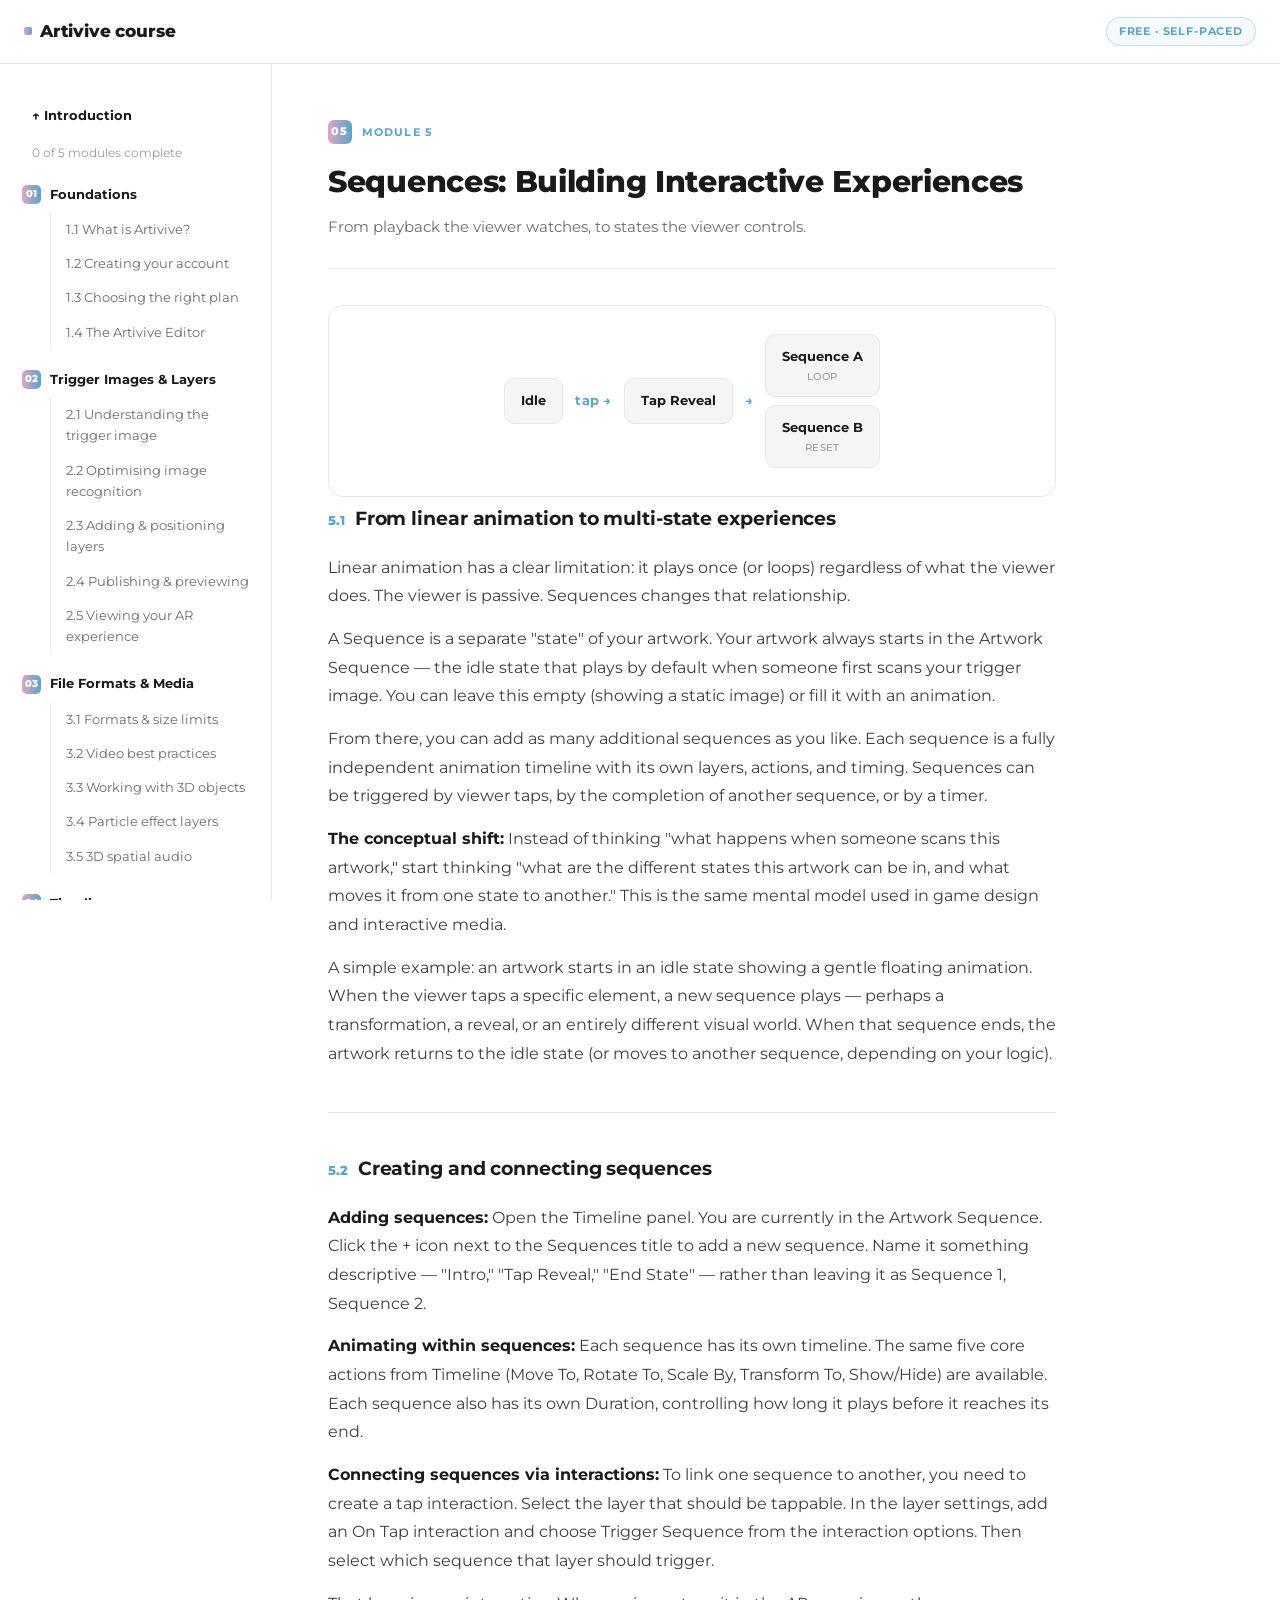
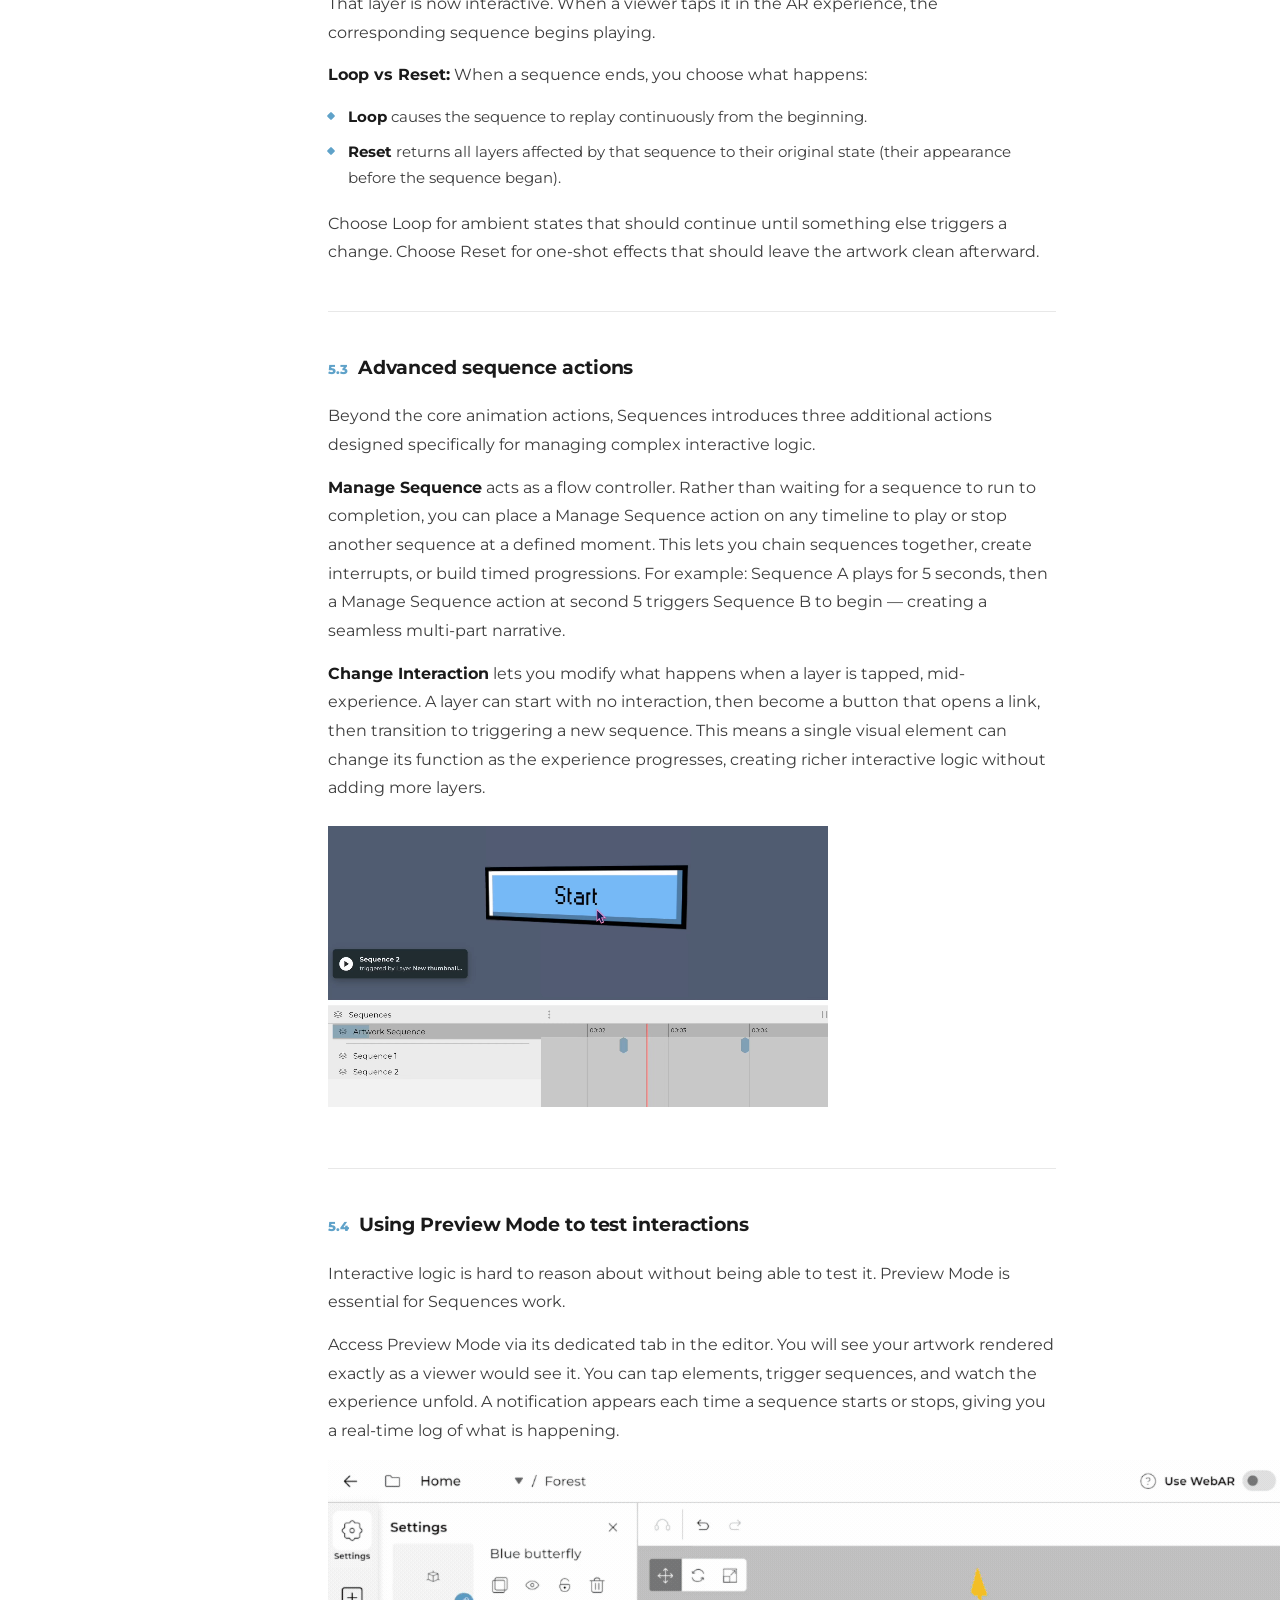
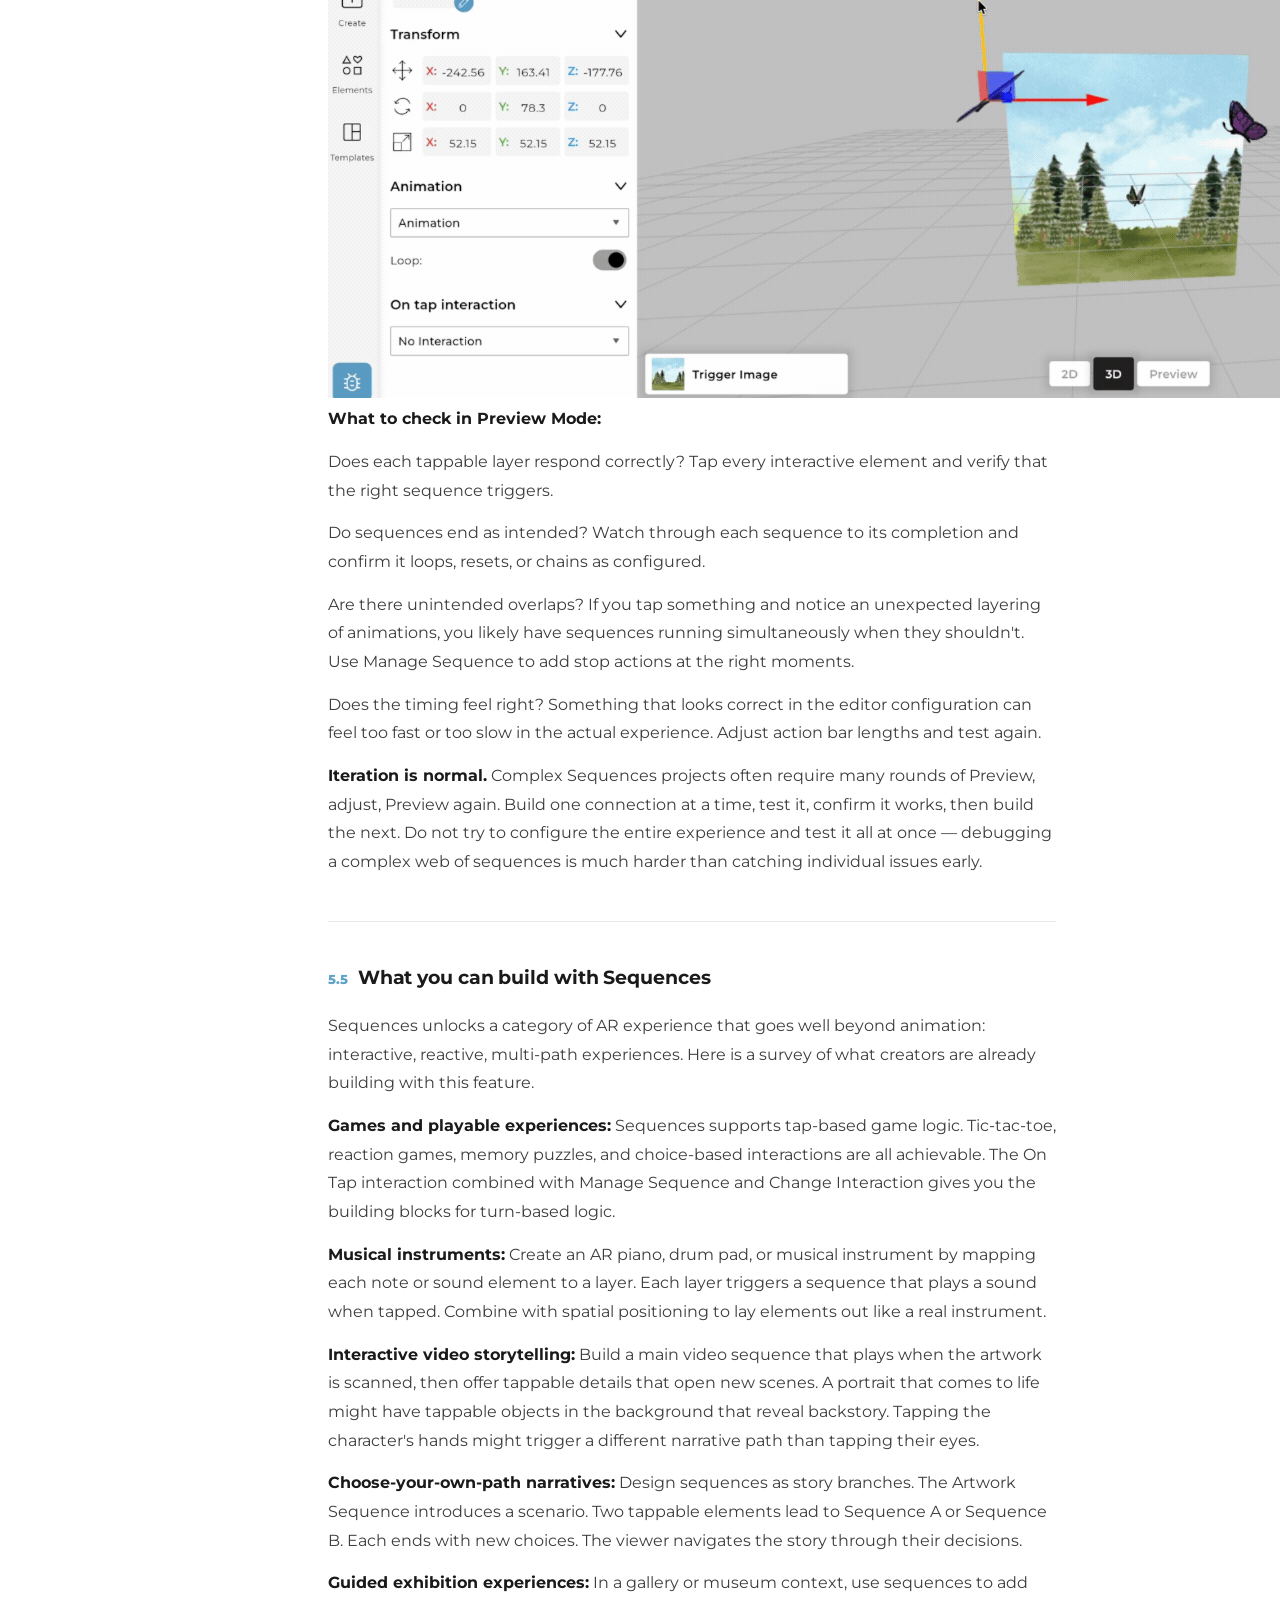
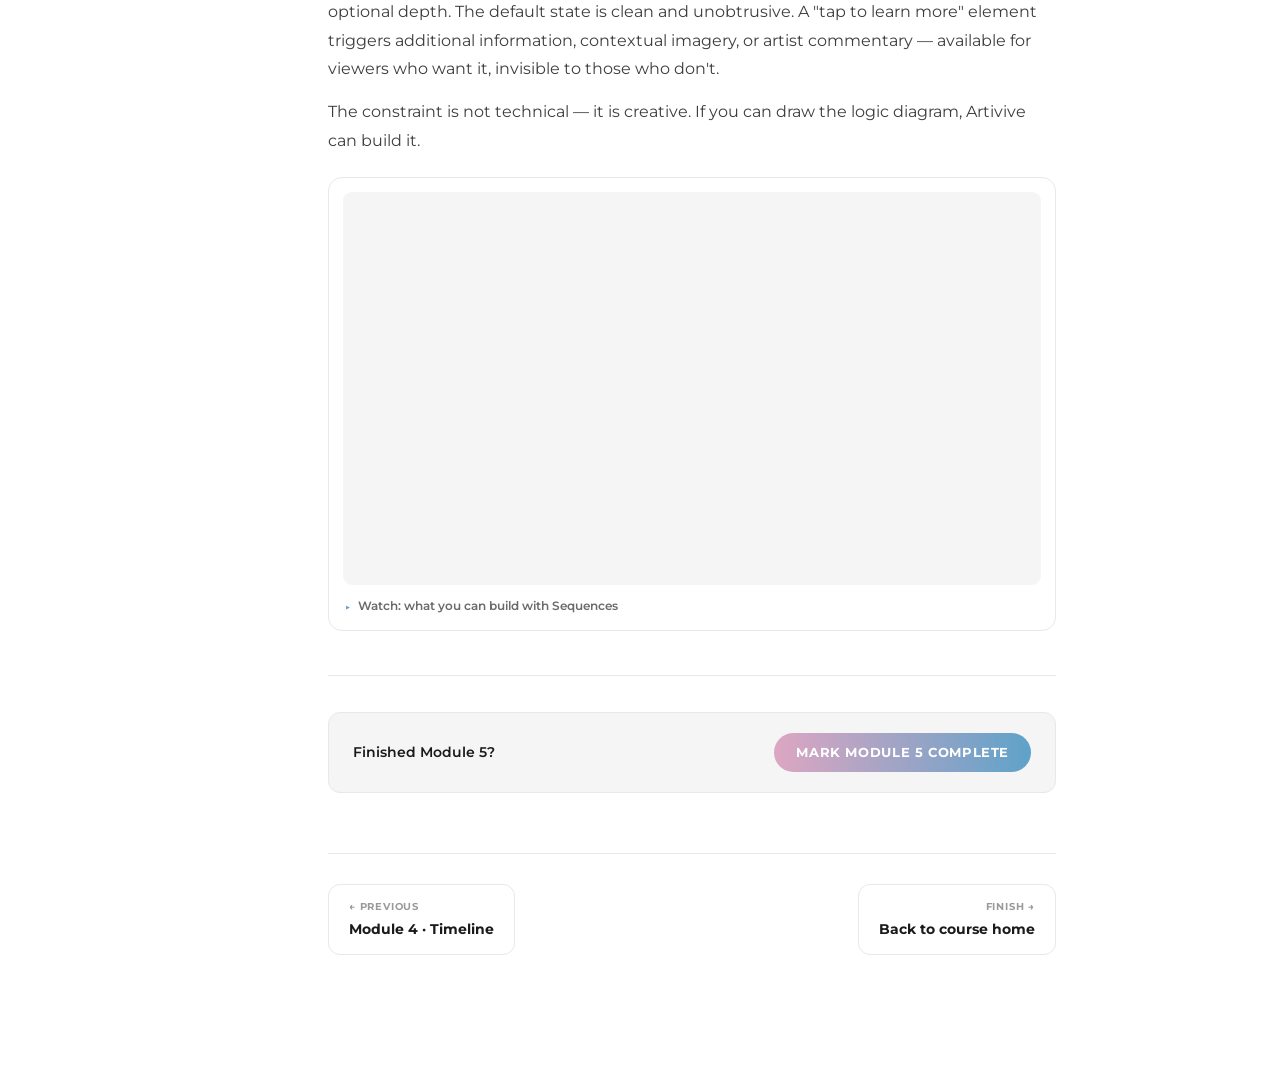
<file: module-5.html>
<!DOCTYPE html>
<html lang="en">
<head>
<meta charset="UTF-8">
<meta name="viewport" content="width=device-width, initial-scale=1.0">
<title>Module 5 · Sequences — Learning Artivive</title>
<link rel="preconnect" href="https://fonts.googleapis.com">
<link href="https://fonts.googleapis.com/css2?family=Montserrat:ital,wght@0,400;0,500;0,600;0,700;0,800;0,900;1,600&display=swap" rel="stylesheet">
<style>
:root{
  --rose:#dda6c2;
  --sky:#5fa2c9;
  --ink:#1a1a1a;
  --body:#3d3d3d;
  --muted:#6b6b6b;
  --soft:#9a9a9a;
  --page:#f5f5f5;
  --edge:#e8e8e8;
  --grad-cta: linear-gradient(90deg,#dda6c2, #5fa2c9);
}
*{box-sizing:border-box;margin:0;padding:0;}
html{scroll-behavior:smooth;}
body{
  font-family:'Montserrat',Arial,sans-serif;
  font-size:15px;line-height:1.7;color:var(--body);
  background:#fff;-webkit-font-smoothing:antialiased;
}
a{color:inherit;text-decoration:none;}
ul{list-style:none;}
h1,h2,h3{font-family:'Montserrat',Arial,sans-serif;color:var(--ink);font-feature-settings:"calt" 0,"liga" 0;}

/* top bar */
.top-bar{
  height:64px;border-bottom:1px solid var(--edge);
  display:flex;align-items:center;justify-content:space-between;
  padding:0 24px;position:sticky;top:0;z-index:300;
  background:rgba(255,255,255,.97);backdrop-filter:blur(10px);
}
.top-logo{font-weight:800;font-size:17px;color:var(--ink);display:flex;gap:8px;align-items:center;letter-spacing:-.01em;}
.mark{width:8px;height:8px;border-radius:2px;background:var(--grad-cta);flex:0 0 auto;}
.top-right{display:flex;align-items:center;gap:14px;}
.free-badge{font-size:10.5px;font-weight:700;text-transform:uppercase;letter-spacing:.08em;color:var(--sky);border:1px solid rgba(95,162,201,.3);background:rgba(95,162,201,.07);padding:5px 12px;border-radius:20px;}
.menu-toggle{display:none;background:none;border:1px solid var(--edge);border-radius:6px;width:36px;height:36px;font-size:16px;cursor:pointer;color:var(--ink);}

/* layout */
.layout{display:flex;max-width:1320px;margin:0 auto;align-items:flex-start;}
.layout.home{justify-content:center;}
.layout.home .content{max-width:780px;}
.layout.home .module-cards-head{margin-top:38px;}
.sidebar{
  width:272px;flex:0 0 272px;position:sticky;top:64px;
  height:calc(100vh - 64px);overflow-y:auto;
  padding:32px 22px 60px;border-right:1px solid var(--edge);
}
.sidebar-top-link{display:block;font-size:13px;font-weight:700;color:var(--ink);margin-bottom:26px;padding:8px 10px;border-radius:6px;}
.sidebar-top-link:hover{background:var(--page);}
.sidebar-group{margin-bottom:20px;}
.sidebar-group-title{display:flex;gap:9px;align-items:center;font-size:12.5px;font-weight:700;color:var(--ink);margin-bottom:8px;}
.sidebar-index{width:19px;height:19px;border-radius:5px;background:var(--grad-cta);color:#fff;font-size:9.5px;font-weight:800;display:flex;align-items:center;justify-content:center;flex:0 0 auto;}
.sidebar-group ul{display:flex;flex-direction:column;gap:1px;margin-left:28px;border-left:1px solid var(--edge);}
.sidebar-group a{display:block;font-size:12.5px;color:var(--muted);padding:6px 0 6px 14px;border-left:2px solid transparent;margin-left:-1px;}
.sidebar-group a:hover{color:var(--ink);}
.sidebar-group a.active{color:var(--sky);border-left-color:var(--sky);font-weight:600;}
.sidebar-bottom{margin-top:26px;padding-top:18px;border-top:1px solid var(--edge);}
.sidebar-bottom a{display:block;font-size:12.5px;font-weight:600;color:var(--muted);padding:6px 10px;border-radius:6px;}
.sidebar-bottom a:hover{color:var(--ink);background:var(--page);}

.sidebar-backdrop{display:none;}

/* content */
.content{flex:1;min-width:0;padding:56px 56px 110px;max-width:840px;}

.intro{margin-bottom:64px;}
.intro .eyebrow{font-size:11px;font-weight:700;letter-spacing:.14em;text-transform:uppercase;color:var(--sky);margin-bottom:12px;display:block;}
.intro h1{font-size:clamp(30px,4.6vw,46px);font-weight:800;letter-spacing:-.02em;line-height:1.18;margin-bottom:18px;}
.intro .lede{font-size:16.5px;color:var(--muted);max-width:640px;line-height:1.8;margin-bottom:26px;}
.intro-facts{display:flex;gap:28px;flex-wrap:wrap;margin-bottom:26px;}
.intro-facts div b{display:block;font-size:22px;font-weight:800;color:var(--ink);}
.intro-facts div span{font-size:12px;color:var(--soft);}
.intro-note{
  background:var(--page);border:1px solid var(--edge);border-left:3px solid var(--sky);
  border-radius:8px;padding:16px 20px;font-size:14px;color:var(--body);line-height:1.7;
}

/* save progress / email capture — optional, not a gate */
.save-progress{background:#fff;border:1px solid var(--edge);border-radius:12px;padding:20px 22px;margin:18px 0 0;}
.save-progress-form{display:flex;align-items:center;justify-content:space-between;gap:20px;flex-wrap:wrap;}
.save-progress-text{display:flex;flex-direction:column;gap:3px;max-width:340px;}
.save-progress-text strong{font-size:14px;color:var(--ink);}
.save-progress-text span{font-size:12.5px;color:var(--muted);line-height:1.5;}
.save-progress-input-row{display:flex;gap:8px;flex-wrap:wrap;align-items:flex-start;}
.save-progress-input-row input{font-family:'Montserrat',sans-serif;font-size:13.5px;padding:10px 14px;border-radius:8px;border:1px solid var(--edge);min-width:220px;color:var(--ink);}
.save-progress-input-row input:focus{outline:2px solid var(--sky);outline-offset:1px;border-color:var(--sky);}
.btn-save-progress{background:var(--grad-cta);color:#fff;font-weight:700;font-size:12.5px;text-transform:uppercase;letter-spacing:.05em;padding:10.5px 20px;border-radius:8px;border:none;cursor:pointer;white-space:nowrap;font-family:'Montserrat',sans-serif;}
.btn-save-progress:hover{transform:translateY(-1px);}
.save-progress-done{display:none;align-items:center;gap:10px;}
.save-progress.is-saved .save-progress-form{display:none;}
.save-progress.is-saved .save-progress-done{display:flex;}
.save-progress-done svg{width:18px;height:18px;color:var(--sky);flex:0 0 auto;}
.save-progress-done p{font-size:13.5px;color:var(--body);margin:0;}
.save-progress-done a{color:var(--sky);font-weight:600;}
.save-progress-error{color:#c0524a;font-size:12px;margin-top:8px;width:100%;display:none;}
.save-progress.has-error .save-progress-error{display:block;}

.module-block{margin-top:0;}
.module-head{margin-bottom:8px;padding-bottom:28px;border-bottom:1px solid var(--edge);margin-bottom:36px;}
.module-eyebrow{font-size:11px;font-weight:700;text-transform:uppercase;letter-spacing:.1em;color:var(--sky);margin-bottom:12px;display:flex;gap:10px;align-items:center;}
.module-badge{width:24px;height:24px;border-radius:6px;background:var(--grad-cta);color:#fff;font-size:10.5px;font-weight:800;display:flex;align-items:center;justify-content:center;}
.module-head h2{font-size:clamp(22px,3vw,30px);font-weight:800;letter-spacing:-.01em;margin-bottom:8px;}
.module-desc{color:var(--muted);font-size:14.5px;}

/* diagrams — original illustrations, not stock photos */
.diagram-flow{
  display:flex;align-items:center;justify-content:center;gap:12px;flex-wrap:wrap;
  padding:28px 24px;background:#fff;border:1px solid var(--edge);border-radius:14px;margin:22px 0 6px;
}
.flow-step{display:flex;flex-direction:column;align-items:center;gap:9px;flex:1;min-width:108px;max-width:170px;text-align:center;}
.flow-step span{font-size:12px;font-weight:600;color:var(--body);line-height:1.4;}
.flow-arrow{font-size:12.5px;font-weight:700;color:var(--sky);letter-spacing:.02em;flex:0 0 auto;white-space:nowrap;}

.flow-icon{width:56px;height:56px;border-radius:12px;position:relative;background:var(--page);border:1px solid var(--edge);flex:0 0 auto;}
.flow-icon.poster-mini{background:repeating-linear-gradient(45deg, rgba(95,162,201,.5) 0px, rgba(95,162,201,.5) 4px, rgba(221,166,194,.4) 4px, rgba(221,166,194,.4) 8px);}
.flow-icon.scan-mini{background:#fff;}
.flow-icon .vf-c.sm{position:absolute;width:12px;height:12px;}
.flow-icon .vf-c.sm.tl{top:5px;left:5px;border-top:2px solid var(--sky);border-left:2px solid var(--sky);}
.flow-icon .vf-c.sm.tr{top:5px;right:5px;border-top:2px solid var(--sky);border-right:2px solid var(--sky);}
.flow-icon .vf-c.sm.bl{bottom:5px;left:5px;border-bottom:2px solid var(--sky);border-left:2px solid var(--sky);}
.flow-icon .vf-c.sm.br{bottom:5px;right:5px;border-bottom:2px solid var(--sky);border-right:2px solid var(--sky);}
.flow-icon.layers-mini .chip{position:absolute;width:24px;height:16px;border-radius:4px;box-shadow:0 3px 8px rgba(26,26,26,.16);}

.step-num{width:38px;height:38px;border-radius:50%;background:var(--grad-cta);color:#fff;font-weight:800;font-size:14px;display:flex;align-items:center;justify-content:center;}

.compare-col{display:flex;flex-direction:column;align-items:center;gap:9px;text-align:center;flex:0 0 auto;max-width:170px;}
.compare-col span{font-size:12px;color:var(--muted);line-height:1.4;}
.mini-poster{width:120px;height:86px;border-radius:8px;border:1px solid var(--edge);}
.mini-poster.good-pattern{background:repeating-linear-gradient(45deg, rgba(95,162,201,.55) 0px, rgba(95,162,201,.55) 5px, rgba(221,166,194,.45) 5px, rgba(221,166,194,.45) 10px, rgba(26,26,26,.12) 10px, rgba(26,26,26,.12) 12px);}
.mini-poster.poor-pattern{background:linear-gradient(180deg,#eef0f1,#e2e4e5);}
.mini-stars{color:var(--sky);font-size:14px;letter-spacing:3px;}
.mini-stars.dim{color:#dcdcdc;}
.compare-divider{font-size:11px;font-weight:800;color:var(--soft);letter-spacing:.12em;flex:0 0 auto;}

.format-card{background:var(--page);border:1px solid var(--edge);border-radius:10px;padding:18px 16px;text-align:center;flex:1;min-width:140px;}
.format-icon{width:40px;height:40px;border-radius:9px;background:linear-gradient(135deg, rgba(221,166,194,.18), rgba(95,162,201,.16));border:1px solid rgba(95,162,201,.2);display:flex;align-items:center;justify-content:center;margin:0 auto 10px;}
.format-icon svg{width:18px;height:18px;stroke:var(--sky);fill:none;stroke-width:1.8;stroke-linecap:round;stroke-linejoin:round;}
.format-icon svg polygon{fill:var(--sky);stroke:none;}
.format-card b{display:block;font-size:12.5px;color:var(--ink);margin-bottom:4px;}
.format-card span{font-size:11px;color:var(--soft);line-height:1.5;}

.diagram{position:relative;height:150px;background:#fff;border:1px solid var(--edge);border-radius:14px;margin:22px 0 6px;overflow:hidden;padding:0 26px;}
.tl-track{position:absolute;left:8%;right:8%;top:46%;height:2px;background:var(--edge);}
.tl-bar{position:absolute;height:5px;border-radius:3px;top:46%;background:var(--grad-cta);transform:translateY(-50%);}
.tl-node{position:absolute;top:46%;width:13px;height:13px;border-radius:50%;background:var(--sky);transform:translate(-50%,-50%);box-shadow:0 0 0 5px rgba(95,162,201,.14);}
.tl-dot-move{position:absolute;width:10px;height:10px;border-radius:50%;background:var(--ink);top:46%;animation:moveDot 3.4s ease-in-out infinite;}
@keyframes moveDot{0%{left:8%;transform:translate(-50%,-50%);}50%{left:78%;transform:translate(-50%,-50%);}100%{left:8%;transform:translate(-50%,-50%);}}
.tl-label{position:absolute;top:64%;transform:translateX(-50%);font-size:11px;font-weight:600;color:var(--muted);white-space:nowrap;}

.seq-box{background:var(--page);border:1px solid var(--edge);border-radius:10px;padding:11px 16px;font-size:12.5px;font-weight:700;color:var(--ink);text-align:center;}
.seq-box small{display:block;font-size:9.5px;font-weight:500;color:var(--soft);margin-top:2px;text-transform:uppercase;letter-spacing:.05em;}
.seq-branch{display:flex;flex-direction:column;gap:8px;}

@media(prefers-reduced-motion:reduce){ .tl-dot-move{animation:none;} }
@media(max-width:600px){ .diagram-flow{gap:8px;padding:22px 16px;} .flow-arrow{width:100%;text-align:center;} }

/* progressive unlock */
.module-locked{display:none;align-items:center;gap:18px;background:var(--page);border:1px dashed var(--edge);border-radius:14px;padding:32px 28px;margin:22px 0 6px;}
.module-block.is-locked .module-locked{display:flex;}
.module-block.is-locked .module-body{display:none;}
.lock-big{width:26px;height:26px;color:var(--soft);flex:0 0 auto;}
.module-locked p{font-size:14px;color:var(--muted);margin:0;}
.module-locked strong{color:var(--ink);}
.module-locked a{color:var(--sky);font-weight:700;}

.module-complete{margin-top:44px;padding-top:36px;border-top:1px solid var(--edge);}
.complete-todo{display:flex;align-items:center;justify-content:space-between;gap:18px;flex-wrap:wrap;background:var(--page);border:1px solid var(--edge);border-radius:12px;padding:20px 24px;}
.complete-todo p{font-size:14px;font-weight:600;color:var(--ink);margin:0;}
.btn-complete{background:var(--grad-cta);color:#fff;font-weight:700;font-size:12.5px;text-transform:uppercase;letter-spacing:.05em;padding:12px 22px;border-radius:30px;border:none;cursor:pointer;white-space:nowrap;font-family:'Montserrat',sans-serif;}
.btn-complete:hover{transform:translateY(-1px);}
.complete-done{display:none;align-items:center;gap:12px;background:rgba(95,162,201,.08);border:1px solid rgba(95,162,201,.25);border-radius:12px;padding:18px 24px;}
.module-block.is-completed .complete-todo{display:none;}
.module-block.is-completed .complete-done{display:flex;}
.complete-done svg{width:20px;height:20px;color:var(--sky);flex:0 0 auto;}
.complete-done p{font-size:14px;color:var(--body);margin:0;}
.complete-done p strong{color:var(--ink);}

.sidebar-progress{font-size:11.5px;color:var(--soft);margin:-16px 0 20px;padding:0 10px;}
.sidebar-group-name{flex:1;}
.group-lock-icon,.group-check-icon{width:12px;height:12px;flex:0 0 auto;display:none;}
.group-lock-icon{color:var(--soft);}
.group-check-icon{color:var(--sky);}
.sidebar-group.locked .group-lock-icon{display:block;}
.sidebar-group.completed .group-check-icon{display:block;}
.sidebar-group.locked .sidebar-group-name{color:var(--soft);}
.sidebar-group.locked .sidebar-index{opacity:.45;}
.sidebar-group.locked ul a{pointer-events:none;color:#d2d2d2;}
.sidebar-group.current .sidebar-group-name{color:var(--sky);}
.sidebar-reset{font-size:11.5px;color:var(--soft);}
.sidebar-reset:hover{color:var(--sky);}

.lesson{margin-top:44px;padding-top:40px;border-top:1px solid var(--edge);}
.module-block .lesson:first-of-type{border-top:none;padding-top:0;margin-top:0;}
.lesson h3{font-size:19px;font-weight:700;margin-bottom:18px;display:flex;gap:10px;align-items:baseline;letter-spacing:-.005em;}
.lesson-num-tag{font-size:13px;color:var(--sky);font-weight:800;flex:0 0 auto;}
.lesson-body p{margin-bottom:14px;font-size:15.5px;line-height:1.85;color:var(--body);}
.lesson-body p:last-child{margin-bottom:0;}
.lesson-body strong{color:var(--ink);font-weight:700;}
.lesson-body ul{margin:4px 0 18px;padding-left:0;display:flex;flex-direction:column;gap:9px;}
.lesson-body ul li{font-size:15px;color:var(--body);padding-left:20px;position:relative;line-height:1.75;}
.lesson-body ul li::before{content:'';position:absolute;left:0;top:9px;width:6px;height:6px;background:var(--sky);border-radius:1px;transform:rotate(45deg);}
.lesson-body ul li strong{color:var(--ink);}
.video-link{display:inline-flex;align-items:center;gap:8px;font-size:13.5px;color:var(--sky);font-weight:600;margin-top:4px;word-break:break-all;}
.video-link::before{content:'▶';font-size:10px;}
.video-link:hover{text-decoration:underline;}

/* embedded videos — same frame treatment as the infographics */
.video-embed{background:#fff;border:1px solid var(--edge);border-radius:14px;padding:14px;margin:22px 0 6px;}
.video-embed + .video-embed{margin-top:14px;}
.video-frame{position:relative;width:100%;padding-top:56.25%;border-radius:9px;overflow:hidden;background:var(--page);}
.video-frame iframe{position:absolute;top:0;left:0;width:100%;height:100%;border:0;}
.video-caption{display:flex;align-items:center;gap:8px;font-size:12px;font-weight:600;color:var(--muted);margin-top:11px;padding:0 2px;}
.video-caption::before{content:'▶';font-size:9px;color:var(--sky);}

/* faq */
.faq-section{margin-top:88px;padding-top:44px;border-top:1px solid var(--edge);}
.faq-item{border-top:1px solid var(--edge);}
.faq-item:last-child{border-bottom:1px solid var(--edge);}
.faq-item summary{list-style:none;cursor:pointer;padding:20px 2px;display:flex;justify-content:space-between;align-items:center;gap:20px;font-size:15.5px;font-weight:700;color:var(--ink);}
.faq-item summary::-webkit-details-marker{display:none;}
.faq-item p{padding:0 2px 20px;max-width:700px;font-size:14.5px;color:var(--muted);line-height:1.75;}
.faq-plus{font-size:17px;color:var(--sky);transition:transform .2s ease;flex:0 0 auto;font-weight:700;}
.faq-item[open] .faq-plus{transform:rotate(45deg);}

footer{margin-top:70px;padding-top:28px;border-top:1px solid var(--edge);display:flex;justify-content:space-between;flex-wrap:wrap;gap:10px;}
footer p{font-size:12px;color:var(--soft);}
footer a{font-size:12px;color:var(--sky);font-weight:600;}

/* ===== NEW: multi-page module overview cards (index) ===== */
.module-cards{display:flex;flex-direction:column;gap:16px;margin-top:8px;}
.module-cards-head{margin:64px 0 4px;}
.module-cards-head .eyebrow{font-size:11px;font-weight:700;letter-spacing:.14em;text-transform:uppercase;color:var(--sky);display:block;margin-bottom:10px;}
.module-cards-head h2{font-size:26px;font-weight:800;letter-spacing:-.01em;}
.lesson-figure{margin:20px 0 6px;}
.lesson-figure img{display:block;width:100%;height:auto;border:1px solid var(--edge);border-radius:12px;background:#fff;}
.lesson-figure figcaption{font-size:13px;color:var(--muted);margin-top:9px;text-align:center;font-style:italic;}
.module-cards-sub{font-size:15px;color:var(--muted);margin-top:8px;}
.module-cards + .save-progress{margin-top:40px;}
.module-card{display:flex;align-items:center;gap:20px;border:1px solid var(--edge);border-radius:14px;padding:22px 24px;transition:border-color .15s ease,transform .15s ease;}
.module-card:hover{border-color:var(--sky);transform:translateY(-1px);}
.module-card .mc-badge{width:44px;height:44px;border-radius:10px;background:var(--grad-cta);color:#fff;font-weight:800;font-size:15px;display:flex;align-items:center;justify-content:center;flex:0 0 auto;}
.module-card .mc-text{flex:1;min-width:0;}
.module-card .mc-text b{display:block;font-size:16px;color:var(--ink);margin-bottom:3px;letter-spacing:-.005em;}
.module-card .mc-text span{font-size:13px;color:var(--muted);line-height:1.6;}
.module-card .mc-status{font-size:10.5px;font-weight:700;text-transform:uppercase;letter-spacing:.07em;flex:0 0 auto;color:var(--sky);display:flex;align-items:center;gap:6px;}
.module-card .mc-status svg{width:13px;height:13px;flex:0 0 auto;}
.module-card.locked{opacity:.55;pointer-events:none;}
.module-card.locked .mc-badge{opacity:.5;}
.module-card.locked .mc-status{color:var(--soft);}
.module-card.done .mc-status{color:var(--sky);}

/* ===== NEW: prev / next page navigation ===== */
.page-nav{display:flex;justify-content:space-between;gap:14px;margin-top:60px;padding-top:30px;border-top:1px solid var(--edge);flex-wrap:wrap;}
.page-nav a{display:inline-flex;flex-direction:column;gap:3px;font-size:13.5px;font-weight:700;color:var(--ink);border:1px solid var(--edge);border-radius:12px;padding:13px 20px;min-width:160px;transition:border-color .15s ease,transform .15s ease;}
.page-nav a:hover{border-color:var(--sky);transform:translateY(-1px);}
.page-nav a small{font-size:10px;font-weight:700;text-transform:uppercase;letter-spacing:.08em;color:var(--soft);}
.page-nav a.next{margin-left:auto;text-align:right;align-items:flex-end;}
.page-nav a.locked{opacity:.4;pointer-events:none;}

@media(max-width:960px){
  .menu-toggle{display:block;}
  .sidebar{
    position:fixed;top:0;left:-300px;width:280px;height:100vh;
    background:#fff;z-index:400;transition:left .25s ease;
    box-shadow:0 0 40px rgba(0,0,0,.15);padding-top:84px;
  }
  .sidebar.open{left:0;}
  .sidebar-backdrop.show{
    display:block;position:fixed;inset:0;background:rgba(0,0,0,.32);z-index:350;
  }
  .content{padding:40px 22px 90px;max-width:100%;}
  .intro-facts{gap:20px;}
}

</style>
</head>
<body data-page="module" data-module="5">

<div class="top-bar">
  <div class="top-logo"><span class="mark"></span><a href="index.html">Artivive course</a></div>
  <div class="top-right">
    <span class="free-badge">Free · Self-paced</span>
    <button class="menu-toggle" id="menuToggle" aria-label="Toggle menu">☰</button>
  </div>
</div>

<div class="sidebar-backdrop" id="backdrop"></div>

<div class="layout">
  <aside class="sidebar" id="sidebar">
    <a href="index.html#top" class="sidebar-top-link">↑ Introduction</a>
    <div class="sidebar-progress" id="sidebarProgress">0 of 5 modules complete</div>

    <div class="sidebar-group" id="sidebar-group-1">
      <div class="sidebar-group-title">
        <span class="sidebar-index">01</span>
        <span class="sidebar-group-name">Foundations</span>
        <svg class="group-lock-icon" viewBox="0 0 24 24" fill="none" stroke="currentColor" stroke-width="2"><rect x="5" y="11" width="14" height="9" rx="2"/><path d="M8 11V7a4 4 0 0 1 8 0v4"/></svg>
        <svg class="group-check-icon" viewBox="0 0 24 24" fill="none" stroke="currentColor" stroke-width="2.5" stroke-linecap="round" stroke-linejoin="round"><polyline points="20 6 9 17 4 12"/></svg>
      </div>
      <ul>
        <li><a href="module-1.html#lesson-1-1">1.1 What is Artivive?</a></li>
        <li><a href="module-1.html#lesson-1-2">1.2 Creating your account</a></li>
        <li><a href="module-1.html#lesson-1-3">1.3 Choosing the right plan</a></li>
        <li><a href="module-1.html#lesson-1-4">1.4 The Artivive Editor</a></li>
      </ul>
    </div>

    <div class="sidebar-group" id="sidebar-group-2">
      <div class="sidebar-group-title">
        <span class="sidebar-index">02</span>
        <span class="sidebar-group-name">Trigger Images &amp; Layers</span>
        <svg class="group-lock-icon" viewBox="0 0 24 24" fill="none" stroke="currentColor" stroke-width="2"><rect x="5" y="11" width="14" height="9" rx="2"/><path d="M8 11V7a4 4 0 0 1 8 0v4"/></svg>
        <svg class="group-check-icon" viewBox="0 0 24 24" fill="none" stroke="currentColor" stroke-width="2.5" stroke-linecap="round" stroke-linejoin="round"><polyline points="20 6 9 17 4 12"/></svg>
      </div>
      <ul>
        <li><a href="module-2.html#lesson-2-1">2.1 Understanding the trigger image</a></li>
        <li><a href="module-2.html#lesson-2-2">2.2 Optimising image recognition</a></li>
        <li><a href="module-2.html#lesson-2-3">2.3 Adding &amp; positioning layers</a></li>
        <li><a href="module-2.html#lesson-2-4">2.4 Publishing &amp; previewing</a></li>
        <li><a href="module-2.html#lesson-2-5">2.5 Viewing your AR experience</a></li>
      </ul>
    </div>

    <div class="sidebar-group" id="sidebar-group-3">
      <div class="sidebar-group-title">
        <span class="sidebar-index">03</span>
        <span class="sidebar-group-name">File Formats &amp; Media</span>
        <svg class="group-lock-icon" viewBox="0 0 24 24" fill="none" stroke="currentColor" stroke-width="2"><rect x="5" y="11" width="14" height="9" rx="2"/><path d="M8 11V7a4 4 0 0 1 8 0v4"/></svg>
        <svg class="group-check-icon" viewBox="0 0 24 24" fill="none" stroke="currentColor" stroke-width="2.5" stroke-linecap="round" stroke-linejoin="round"><polyline points="20 6 9 17 4 12"/></svg>
      </div>
      <ul>
        <li><a href="module-3.html#lesson-3-1">3.1 Formats &amp; size limits</a></li>
        <li><a href="module-3.html#lesson-3-2">3.2 Video best practices</a></li>
        <li><a href="module-3.html#lesson-3-3">3.3 Working with 3D objects</a></li>
        <li><a href="module-3.html#lesson-3-4">3.4 Particle effect layers</a></li>
        <li><a href="module-3.html#lesson-3-5">3.5 3D spatial audio</a></li>
      </ul>
    </div>

    <div class="sidebar-group" id="sidebar-group-4">
      <div class="sidebar-group-title">
        <span class="sidebar-index">04</span>
        <span class="sidebar-group-name">Timeline</span>
        <svg class="group-lock-icon" viewBox="0 0 24 24" fill="none" stroke="currentColor" stroke-width="2"><rect x="5" y="11" width="14" height="9" rx="2"/><path d="M8 11V7a4 4 0 0 1 8 0v4"/></svg>
        <svg class="group-check-icon" viewBox="0 0 24 24" fill="none" stroke="currentColor" stroke-width="2.5" stroke-linecap="round" stroke-linejoin="round"><polyline points="20 6 9 17 4 12"/></svg>
      </div>
      <ul>
        <li><a href="module-4.html#lesson-4-1">4.1 What is Timeline?</a></li>
        <li><a href="module-4.html#lesson-4-2">4.2 The five core actions</a></li>
        <li><a href="module-4.html#lesson-4-3">4.3 Speed curves &amp; duration</a></li>
        <li><a href="module-4.html#lesson-4-4">4.4 Groups &amp; combined actions</a></li>
      </ul>
    </div>

    <div class="sidebar-group" id="sidebar-group-5">
      <div class="sidebar-group-title">
        <span class="sidebar-index">05</span>
        <span class="sidebar-group-name">Sequences</span>
        <svg class="group-lock-icon" viewBox="0 0 24 24" fill="none" stroke="currentColor" stroke-width="2"><rect x="5" y="11" width="14" height="9" rx="2"/><path d="M8 11V7a4 4 0 0 1 8 0v4"/></svg>
        <svg class="group-check-icon" viewBox="0 0 24 24" fill="none" stroke="currentColor" stroke-width="2.5" stroke-linecap="round" stroke-linejoin="round"><polyline points="20 6 9 17 4 12"/></svg>
      </div>
      <ul>
        <li><a href="module-5.html#lesson-5-1">5.1 Multi-state experiences</a></li>
        <li><a href="module-5.html#lesson-5-2">5.2 Creating &amp; connecting sequences</a></li>
        <li><a href="module-5.html#lesson-5-3">5.3 Advanced sequence actions</a></li>
        <li><a href="module-5.html#lesson-5-4">5.4 Testing interactions</a></li>
        <li><a href="module-5.html#lesson-5-5">5.5 What you can build</a></li>
      </ul>
    </div>

    <div class="sidebar-bottom">
      <a href="index.html#faq">FAQ</a>
      <a href="#" class="sidebar-reset" id="resetProgressBtn">Reset progress</a>
    </div>
  </aside>

  <main class="content" id="top">

    <section class="module-block" id="module-5">
      <div class="module-head">
        <div class="module-eyebrow"><span class="module-badge">05</span>Module 5</div>
        <h2>Sequences: Building Interactive Experiences</h2>
        <p class="module-desc">From playback the viewer watches, to states the viewer controls.</p>
      </div>

      <div class="module-body">
      <div class="diagram-flow" role="img" aria-label="Diagram: the Idle sequence leads on tap to a Tap Reveal sequence, which branches into Sequence A that loops and Sequence B that resets">
        <div class="seq-box">Idle</div>
        <div class="flow-arrow">tap →</div>
        <div class="seq-box">Tap Reveal</div>
        <div class="flow-arrow">→</div>
        <div class="seq-branch">
          <div class="seq-box">Sequence A<small>Loop</small></div>
          <div class="seq-box">Sequence B<small>Reset</small></div>
        </div>
      </div>

      <article class="lesson" id="lesson-5-1">
        <h3><span class="lesson-num-tag">5.1</span> From linear animation to multi-state experiences</h3>
        <div class="lesson-body">
          <p>Linear animation has a clear limitation: it plays once (or loops) regardless of what the viewer does. The viewer is passive. Sequences changes that relationship.</p>
          <p>A Sequence is a separate "state" of your artwork. Your artwork always starts in the Artwork Sequence — the idle state that plays by default when someone first scans your trigger image. You can leave this empty (showing a static image) or fill it with an animation.</p>
          <p>From there, you can add as many additional sequences as you like. Each sequence is a fully independent animation timeline with its own layers, actions, and timing. Sequences can be triggered by viewer taps, by the completion of another sequence, or by a timer.</p>
          <p><strong>The conceptual shift:</strong> Instead of thinking "what happens when someone scans this artwork," start thinking "what are the different states this artwork can be in, and what moves it from one state to another." This is the same mental model used in game design and interactive media.</p>
          <p>A simple example: an artwork starts in an idle state showing a gentle floating animation. When the viewer taps a specific element, a new sequence plays — perhaps a transformation, a reveal, or an entirely different visual world. When that sequence ends, the artwork returns to the idle state (or moves to another sequence, depending on your logic).</p>
        </div>
      </article>

      <article class="lesson" id="lesson-5-2">
        <h3><span class="lesson-num-tag">5.2</span> Creating and connecting sequences</h3>
        <div class="lesson-body">
          <p><strong>Adding sequences:</strong> Open the Timeline panel. You are currently in the Artwork Sequence. Click the + icon next to the Sequences title to add a new sequence. Name it something descriptive — "Intro," "Tap Reveal," "End State" — rather than leaving it as Sequence 1, Sequence 2.</p>
          <p><strong>Animating within sequences:</strong> Each sequence has its own timeline. The same five core actions from Timeline (Move To, Rotate To, Scale By, Transform To, Show/Hide) are available. Each sequence also has its own Duration, controlling how long it plays before it reaches its end.</p>
          <p><strong>Connecting sequences via interactions:</strong> To link one sequence to another, you need to create a tap interaction. Select the layer that should be tappable. In the layer settings, add an On Tap interaction and choose Trigger Sequence from the interaction options. Then select which sequence that layer should trigger.</p>
          <p>That layer is now interactive. When a viewer taps it in the AR experience, the corresponding sequence begins playing.</p>
          <p><strong>Loop vs Reset:</strong> When a sequence ends, you choose what happens:</p>
          <ul>
            <li><strong>Loop</strong> causes the sequence to replay continuously from the beginning.</li>
            <li><strong>Reset</strong> returns all layers affected by that sequence to their original state (their appearance before the sequence began).</li>
          </ul>
          <p>Choose Loop for ambient states that should continue until something else triggers a change. Choose Reset for one-shot effects that should leave the artwork clean afterward.</p>
        </div>
      </article>

      <article class="lesson" id="lesson-5-3">
        <h3><span class="lesson-num-tag">5.3</span> Advanced sequence actions</h3>
        <div class="lesson-body">
          <p>Beyond the core animation actions, Sequences introduces three additional actions designed specifically for managing complex interactive logic.</p>
          <p><strong>Manage Sequence</strong> acts as a flow controller. Rather than waiting for a sequence to run to completion, you can place a Manage Sequence action on any timeline to play or stop another sequence at a defined moment. This lets you chain sequences together, create interrupts, or build timed progressions. For example: Sequence A plays for 5 seconds, then a Manage Sequence action at second 5 triggers Sequence B to begin — creating a seamless multi-part narrative.</p>
          
          <p><strong>Change Interaction</strong> lets you modify what happens when a layer is tapped, mid-experience. A layer can start with no interaction, then become a button that opens a link, then transition to triggering a new sequence. This means a single visual element can change its function as the experience progresses, creating richer interactive logic without adding more layers.</p>
          <video autoplay loop muted width="500" height="300" src="./images/change interaction_zoomed in .webm">
          <p><strong>Play Animation</strong> is specifically for 3D models with multiple embedded animation cycles. It lets you trigger different animations from the same model at specific moments — for example, a character that stands idle by default, then waves when tapped, then walks when tapped again. Each Play Animation action can wait for the previous animation to finish (for smooth transitions) or interrupt it immediately (for responsive, reactive behavior).</p>
         <video autoplay loop muted width="500" height="300" src="./images/play animation.webm">
          <p><strong>An important behavior to understand:</strong> When a new sequence is triggered, it does not automatically stop other sequences that are already running. Multiple sequences can play simultaneously, layering their effects on top of each other. This is powerful — it allows you to build complex, multi-dimensional experiences — but it also means you need to consciously manage what is playing. Use Manage Sequence to stop sequences that should not continue running when new ones begin.</p>
        </div>
      </article>

      <article class="lesson" id="lesson-5-4">
        <h3><span class="lesson-num-tag">5.4</span> Using Preview Mode to test interactions</h3>
        <div class="lesson-body">
          <p>Interactive logic is hard to reason about without being able to test it. Preview Mode is essential for Sequences work.</p>
          <p>Access Preview Mode via its dedicated tab in the editor. You will see your artwork rendered exactly as a viewer would see it. You can tap elements, trigger sequences, and watch the experience unfold. A notification appears each time a sequence starts or stops, giving you a real-time log of what is happening.</p>
          <img src="./images/use the preview mode.gif"></img>
          <p><strong>What to check in Preview Mode:</strong></p>
          <p>Does each tappable layer respond correctly? Tap every interactive element and verify that the right sequence triggers.</p>
          <p>Do sequences end as intended? Watch through each sequence to its completion and confirm it loops, resets, or chains as configured.</p>
          <p>Are there unintended overlaps? If you tap something and notice an unexpected layering of animations, you likely have sequences running simultaneously when they shouldn't. Use Manage Sequence to add stop actions at the right moments.</p>
          <p>Does the timing feel right? Something that looks correct in the editor configuration can feel too fast or too slow in the actual experience. Adjust action bar lengths and test again.</p>
          <p><strong>Iteration is normal.</strong> Complex Sequences projects often require many rounds of Preview, adjust, Preview again. Build one connection at a time, test it, confirm it works, then build the next. Do not try to configure the entire experience and test it all at once — debugging a complex web of sequences is much harder than catching individual issues early.</p>
        </div>
      </article>

      <article class="lesson" id="lesson-5-5">
        <h3><span class="lesson-num-tag">5.5</span> What you can build with Sequences</h3>
        <div class="lesson-body">
          <p>Sequences unlocks a category of AR experience that goes well beyond animation: interactive, reactive, multi-path experiences. Here is a survey of what creators are already building with this feature.</p>
          <p><strong>Games and playable experiences:</strong> Sequences supports tap-based game logic. Tic-tac-toe, reaction games, memory puzzles, and choice-based interactions are all achievable. The On Tap interaction combined with Manage Sequence and Change Interaction gives you the building blocks for turn-based logic.</p>
          <p><strong>Musical instruments:</strong> Create an AR piano, drum pad, or musical instrument by mapping each note or sound element to a layer. Each layer triggers a sequence that plays a sound when tapped. Combine with spatial positioning to lay elements out like a real instrument.</p>
          <p><strong>Interactive video storytelling:</strong> Build a main video sequence that plays when the artwork is scanned, then offer tappable details that open new scenes. A portrait that comes to life might have tappable objects in the background that reveal backstory. Tapping the character's hands might trigger a different narrative path than tapping their eyes.</p>
          <p><strong>Choose-your-own-path narratives:</strong> Design sequences as story branches. The Artwork Sequence introduces a scenario. Two tappable elements lead to Sequence A or Sequence B. Each ends with new choices. The viewer navigates the story through their decisions.</p>
          <p><strong>Guided exhibition experiences:</strong> In a gallery or museum context, use sequences to add optional depth. The default state is clean and unobtrusive. A "tap to learn more" element triggers additional information, contextual imagery, or artist commentary — available for viewers who want it, invisible to those who don't.</p>
          <p>The constraint is not technical — it is creative. If you can draw the logic diagram, Artivive can build it.</p>
          <div class="video-embed">
            <div class="video-frame">
              <iframe src="https://www.youtube-nocookie.com/embed/6I8VpeUdbWU?list=PLyayy5KwQ6IvFRHj67oTR_a4P47T5auDV" title="Building with Sequences in Artivive" loading="lazy" allow="accelerometer; autoplay; clipboard-write; encrypted-media; gyroscope; picture-in-picture; web-share" allowfullscreen referrerpolicy="strict-origin-when-cross-origin"></iframe>
            </div>
            <div class="video-caption">Watch: what you can build with Sequences</div>
          </div>
        </div>
      </article>

      <div class="module-complete">
        <div class="complete-todo">
          <p>Finished Module 5?</p>
          <button class="btn-complete" type="button" data-module="5">Mark Module 5 Complete</button>
        </div>
        <div class="complete-done">
          <svg viewBox="0 0 24 24" fill="none" stroke="currentColor" stroke-width="2.5" stroke-linecap="round" stroke-linejoin="round"><polyline points="20 6 9 17 4 12"/></svg>
          <p><strong>Module 5 complete.</strong> You've finished the course.</p>
        </div>
      </div>
      </div>
    </section>

    <nav class="page-nav">
      <a class="prev" href="module-4.html"><small>← Previous</small>Module 4 · Timeline</a>
      <a class="next" href="index.html"><small>Finish →</small>Back to course home</a>
    </nav>

  </main>
</div>

<script>
/* ============================================================
   Artivive course — shared logic across all pages.
   Reads which page it is on from <body data-page> / data-module.
   ============================================================ */
(function(){
  'use strict';

  var TOTAL_MODULES = 5;
  var PROGRESS_KEY = 'module-progress';
  var EMAIL_KEY = 'learner-email';

  var MODULE_TITLES = {
    1: 'Foundations',
    2: 'Trigger Images & Digital Layers',
    3: 'File Formats & Media Craft',
    4: 'Timeline: Animating Your Artwork',
    5: 'Sequences: Building Interactive Experiences'
  };

  /* ---- integration config (fill in to connect ActiveCampaign) ---- */
  var MAKE_WEBHOOK_URL = '';   // e.g. https://hook.us1.make.com/xxxxxxxxxxxxxxxxxxxx
  var AC_ACTID = '';           // e.g. 1234567
  var AC_EVENT_KEY = '';       // e.g. 93f120c55fa6caf9dabc1430d8b4232efead5dfe

  /* ------------------------------------------------------------------
     Storage abstraction.
     - In the Claude artifact preview, window.storage is available (async).
     - On a real hosted site, we fall back to localStorage (sync).
     - As a last resort, an in-memory object (progress won't persist).
     Everything is wrapped in Promises so callers can treat it uniformly.
  ------------------------------------------------------------------ */
  var mem = {};
  function hasWinStorage(){ return typeof window.storage !== 'undefined' && window.storage; }

  function storeGet(key){
    if(hasWinStorage()){
      return window.storage.get(key, false)
        .then(function(r){ return (r && r.value != null) ? r.value : null; })
        .catch(function(){ return null; });
    }
    try { return Promise.resolve(localStorage.getItem(key)); }
    catch(e){ return Promise.resolve(Object.prototype.hasOwnProperty.call(mem, key) ? mem[key] : null); }
  }

  function storeSet(key, value){
    if(hasWinStorage()){
      return window.storage.set(key, value, false).catch(function(e){ console.error('storage.set failed', e); });
    }
    try { localStorage.setItem(key, value); return Promise.resolve(); }
    catch(e){ mem[key] = value; return Promise.resolve(); }
  }

  /* ---- shared mutable state ---- */
  var progress = { completed: [] };
  var email = '';

  /* =====================  INTEGRATIONS  ===================== */
  function isValidEmail(v){ return /^[^\s@]+@[^\s@]+\.[^\s@]+$/.test(v); }

  function sendEvent(eventName, extra){
    if(!email) return; // no identified contact yet — nothing to attach to
    if(MAKE_WEBHOOK_URL){
      var payload = { event: eventName, email: email, course: 'Learning Artivive', timestamp: new Date().toISOString() };
      for(var k in extra){ if(extra.hasOwnProperty(k)) payload[k] = extra[k]; }
      fetch(MAKE_WEBHOOK_URL, {
        method: 'POST', headers: { 'Content-Type': 'application/json' }, body: JSON.stringify(payload)
      }).catch(function(e){ console.warn('Make.com webhook failed', e); });
    }
    if(AC_ACTID && AC_EVENT_KEY){
      var body = 'actid=' + encodeURIComponent(AC_ACTID) +
        '&key=' + encodeURIComponent(AC_EVENT_KEY) +
        '&event=' + encodeURIComponent(eventName) +
        '&eventdata=' + encodeURIComponent(JSON.stringify(extra || {})) +
        '&visit=' + encodeURIComponent(JSON.stringify({ email: email }));
      fetch('https://trackcmp.net/event', {
        method: 'POST', headers: { 'Content-Type': 'application/x-www-form-urlencoded' }, body: body
      }).catch(function(e){ console.warn('ActiveCampaign event failed', e); });
    }
  }

  function trackModuleComplete(m){
    sendEvent('module_' + m + '_complete', { module: m, moduleTitle: MODULE_TITLES[m] || '' });
    if(m === TOTAL_MODULES) sendEvent('course_complete', {});
  }

  /* =====================  MOBILE MENU  ===================== */
  function initMenu(){
    var menuToggle = document.getElementById('menuToggle');
    var sidebar = document.getElementById('sidebar');
    var backdrop = document.getElementById('backdrop');
    if(!menuToggle || !sidebar || !backdrop) return;
    function close(){ sidebar.classList.remove('open'); backdrop.classList.remove('show'); }
    menuToggle.addEventListener('click', function(){
      sidebar.classList.toggle('open'); backdrop.classList.toggle('show');
    });
    backdrop.addEventListener('click', close);
    document.querySelectorAll('.sidebar a').forEach(function(a){ a.addEventListener('click', close); });
  }

  /* =====================  SIDEBAR STATE  ===================== */
  function currentModule(){
    var m = document.body.getAttribute('data-module');
    return m ? parseInt(m, 10) : 0;
  }

  function applySidebarState(){
    var cur = currentModule();
    for(var m = 1; m <= TOTAL_MODULES; m++){
      var group = document.getElementById('sidebar-group-' + m);
      if(!group) continue;
      var completed = progress.completed.indexOf(m) > -1;
      group.classList.remove('locked');
      group.classList.toggle('completed', completed);
      group.classList.toggle('current', m === cur);
    }
    var progEl = document.getElementById('sidebarProgress');
    if(progEl) progEl.textContent = progress.completed.length + ' of ' + TOTAL_MODULES + ' modules complete';
  }

  /* =====================  INDEX: MODULE CARDS  ===================== */
  function applyCardState(){
    document.querySelectorAll('.module-card').forEach(function(card){
      var m = parseInt(card.getAttribute('data-module'), 10);
      var completed = progress.completed.indexOf(m) > -1;
      card.classList.remove('locked');
      card.classList.toggle('done', completed);
      var status = card.querySelector('.mc-status-text');
      if(status){
        status.textContent = completed ? 'Completed' : 'Start module';
      }
    });
  }

  /* =====================  MODULE PAGE STATE  ===================== */
  function applyModulePageState(){
    var m = currentModule();
    if(!m) return;
    var block = document.getElementById('module-' + m);
    if(!block) return;
    var completed = progress.completed.indexOf(m) > -1;
    block.classList.remove('is-locked');
    block.classList.toggle('is-completed', completed);

    // modules are freely accessible — the next link is never gated
    var nextLink = document.querySelector('.page-nav a.next');
    if(nextLink){ nextLink.classList.remove('locked'); }
  }

  /* =====================  PROGRESS I/O  ===================== */
  function loadProgress(){
    return storeGet(PROGRESS_KEY).then(function(val){
      if(val){
        try{
          var parsed = JSON.parse(val);
          if(parsed && Array.isArray(parsed.completed)) progress = parsed;
        }catch(e){ /* keep default */ }
      }
    });
  }

  function saveProgress(){ return storeSet(PROGRESS_KEY, JSON.stringify(progress)); }

  function completeModule(m){
    if(progress.completed.indexOf(m) === -1){
      progress.completed.push(m);
      saveProgress();
    }
    applySidebarState();
    applyModulePageState();
    applyCardState();
    trackModuleComplete(m);
  }

  function resetProgress(){
    progress = { completed: [] };
    saveProgress();
    applySidebarState();
    applyModulePageState();
    applyCardState();
    window.scrollTo({ top: 0, behavior: 'smooth' });
  }

  /* =====================  EMAIL CAPTURE (index)  ===================== */
  function showSavedState(){
    var card = document.getElementById('saveProgress');
    var display = document.getElementById('savedEmailDisplay');
    if(!card) return;
    card.classList.add('is-saved');
    card.classList.remove('has-error');
    if(display) display.textContent = email;
  }
  function showFormState(){
    var card = document.getElementById('saveProgress');
    var input = document.getElementById('saveProgressEmail');
    if(!card) return;
    card.classList.remove('is-saved');
    if(input) input.value = email;
  }
  function initEmailCapture(){
    var saveBtn = document.getElementById('saveProgressBtn');
    var emailInput = document.getElementById('saveProgressEmail');
    var changeLink = document.getElementById('changeEmailLink');
    var card = document.getElementById('saveProgress');
    if(saveBtn && emailInput){
      saveBtn.addEventListener('click', function(){
        var value = emailInput.value.trim();
        if(!isValidEmail(value)){ if(card) card.classList.add('has-error'); return; }
        email = value;
        storeSet(EMAIL_KEY, email);
        showSavedState();
        sendEvent('email_captured', {});
      });
    }
    if(changeLink){
      changeLink.addEventListener('click', function(e){ e.preventDefault(); showFormState(); });
    }
  }

  /* =====================  SCROLL SPY (within a page)  ===================== */
  function initScrollSpy(){
    var lessons = document.querySelectorAll('.lesson[id]');
    if(!lessons.length || !('IntersectionObserver' in window)) return;
    var links = document.querySelectorAll('.sidebar-group a');
    var observer = new IntersectionObserver(function(entries){
      entries.forEach(function(entry){
        if(entry.isIntersecting){
          links.forEach(function(l){ l.classList.remove('active'); });
          var link = document.querySelector('.sidebar-group a[href$="#' + entry.target.id + '"]');
          if(link) link.classList.add('active');
        }
      });
    }, { rootMargin: '-15% 0px -70% 0px', threshold: 0 });
    lessons.forEach(function(l){ observer.observe(l); });
  }

  /* =====================  COMMON WIRING  ===================== */
  function initButtons(){
    document.querySelectorAll('.btn-complete').forEach(function(btn){
      btn.addEventListener('click', function(){
        completeModule(parseInt(btn.getAttribute('data-module'), 10));
      });
    });
    var resetBtn = document.getElementById('resetProgressBtn');
    if(resetBtn){
      resetBtn.addEventListener('click', function(e){ e.preventDefault(); resetProgress(); });
    }
  }

  /* =====================  BOOT  ===================== */
  document.addEventListener('DOMContentLoaded', function(){
    initMenu();
    initButtons();
    initScrollSpy();
    initEmailCapture();

    // load persisted state, then paint
    Promise.all([
      loadProgress(),
      storeGet(EMAIL_KEY).then(function(v){ if(v){ email = v; } })
    ]).then(function(){
      applySidebarState();
      applyModulePageState();
      applyCardState();
      if(email && document.getElementById('saveProgress')) showSavedState();
    });
  });

  // expose for any inline needs / debugging
  window.CourseApp = { sendEvent: sendEvent, trackModuleComplete: trackModuleComplete };
})();

</script>
</body>
</html>
</file>
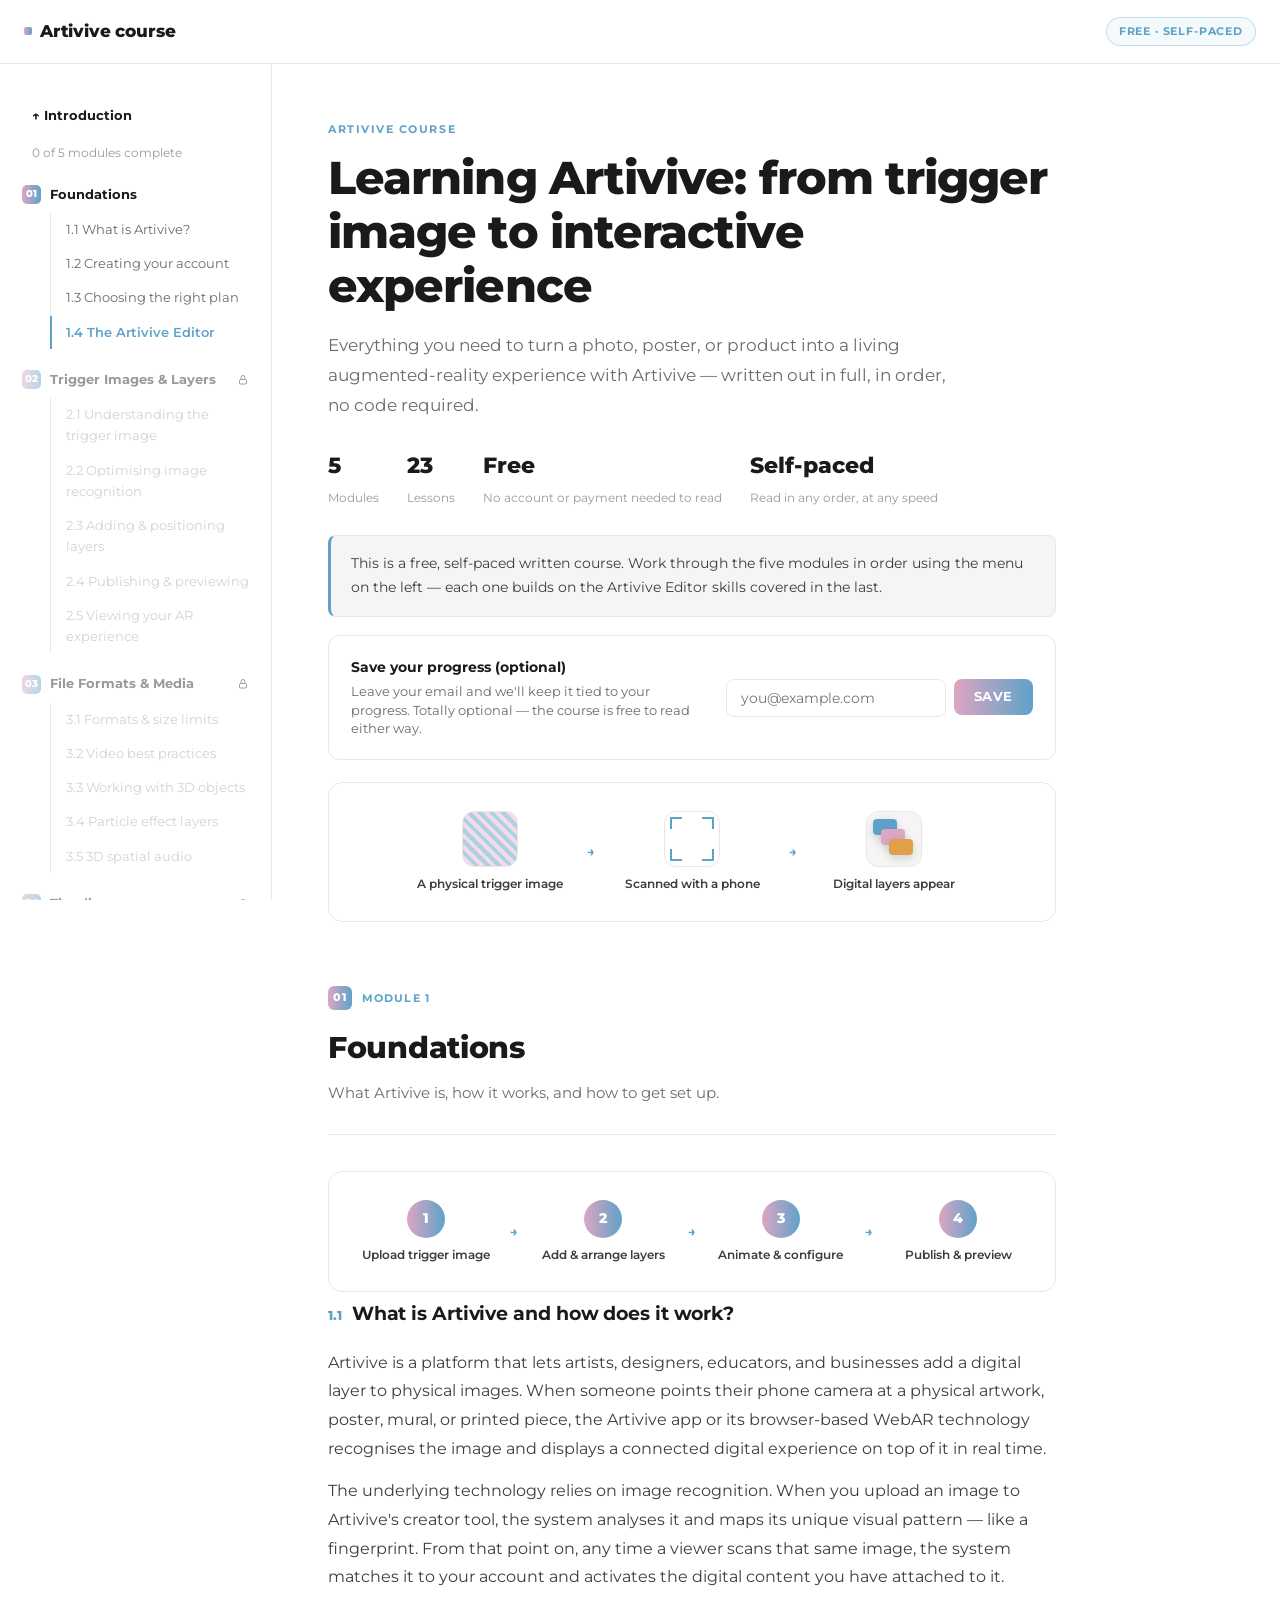
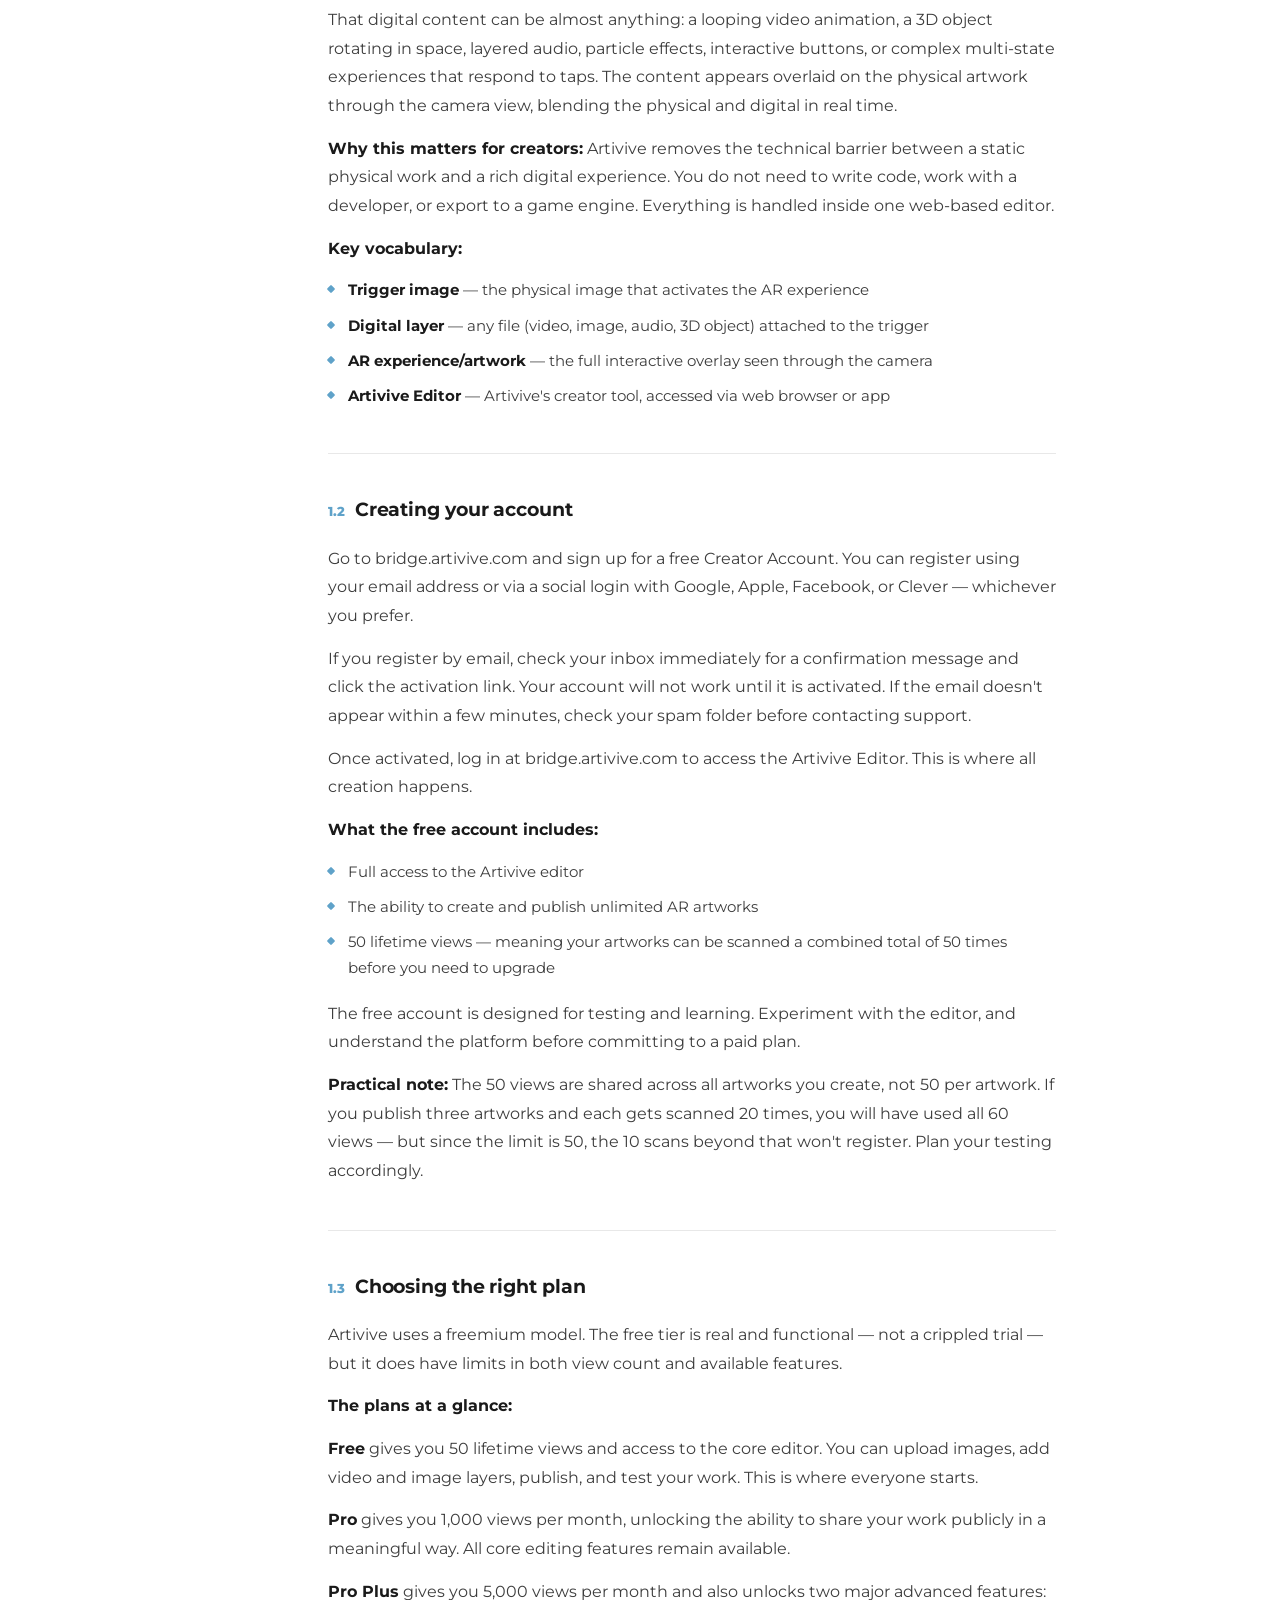
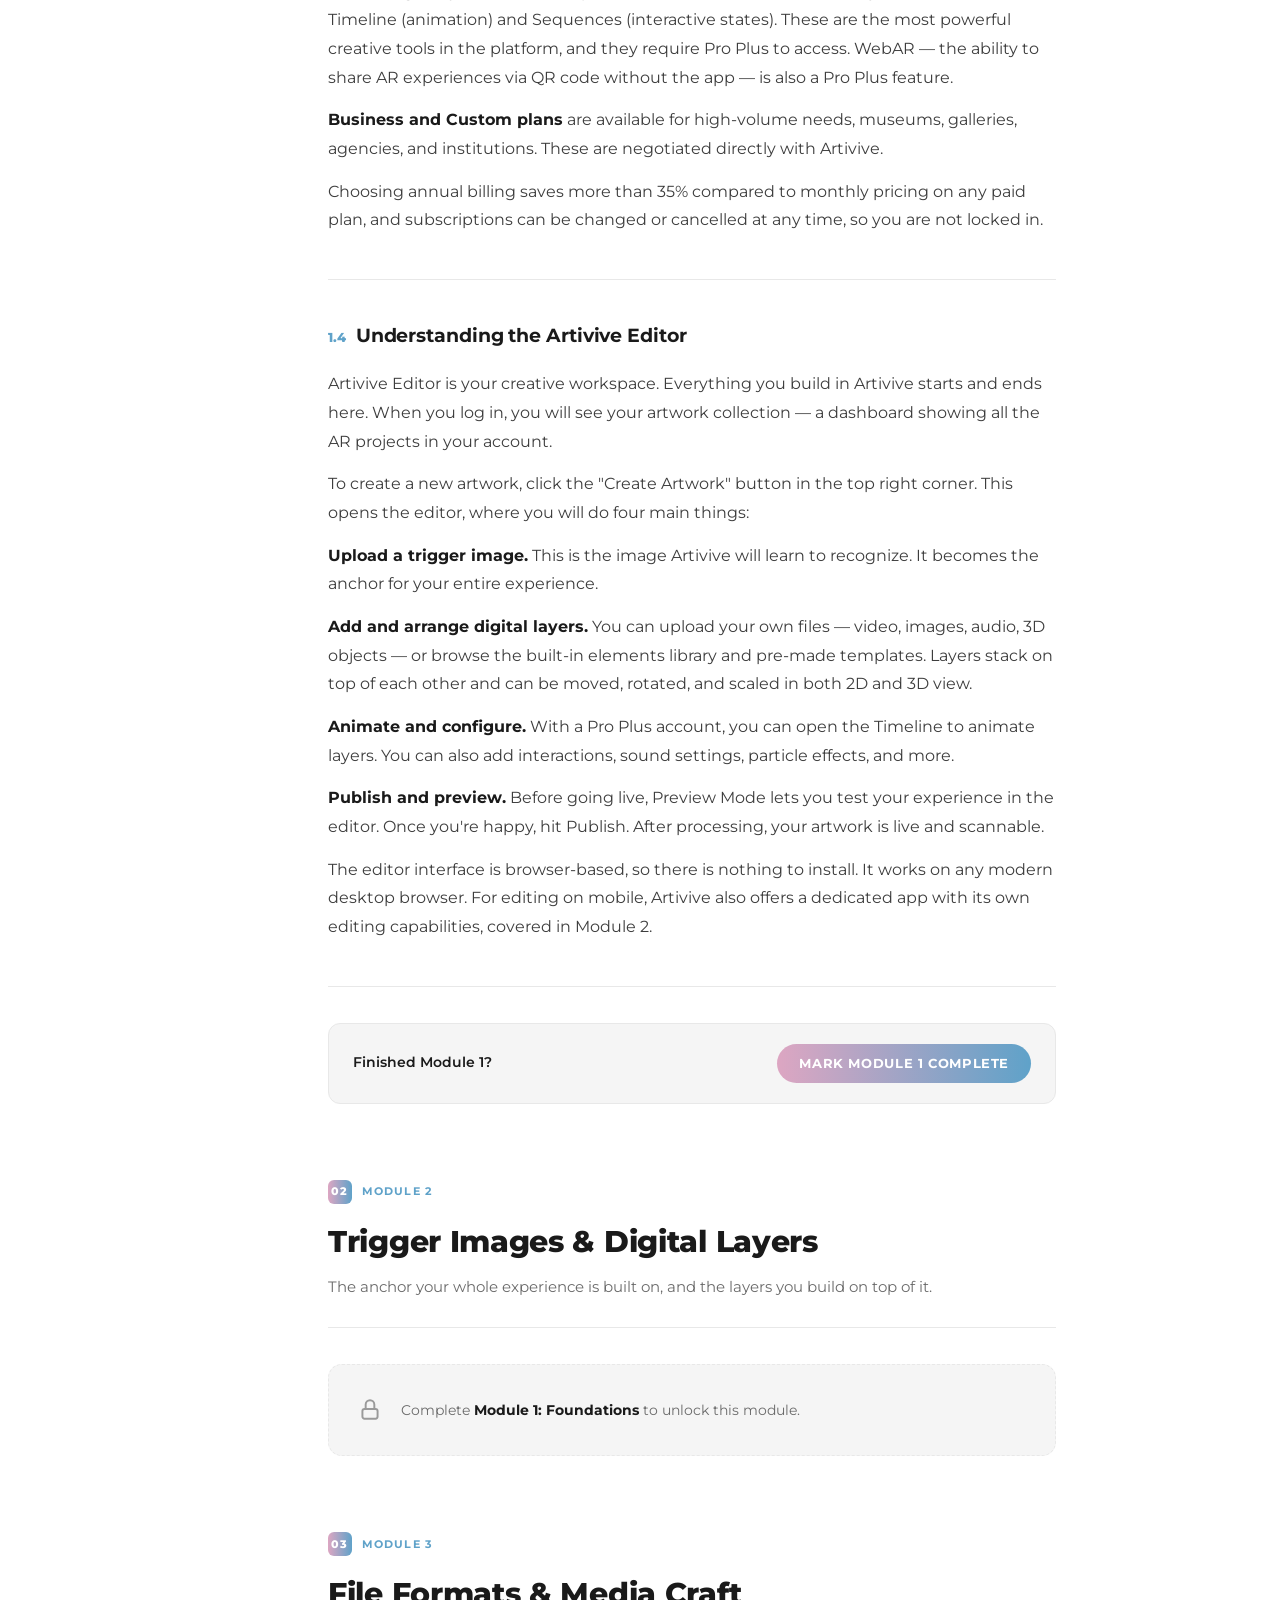
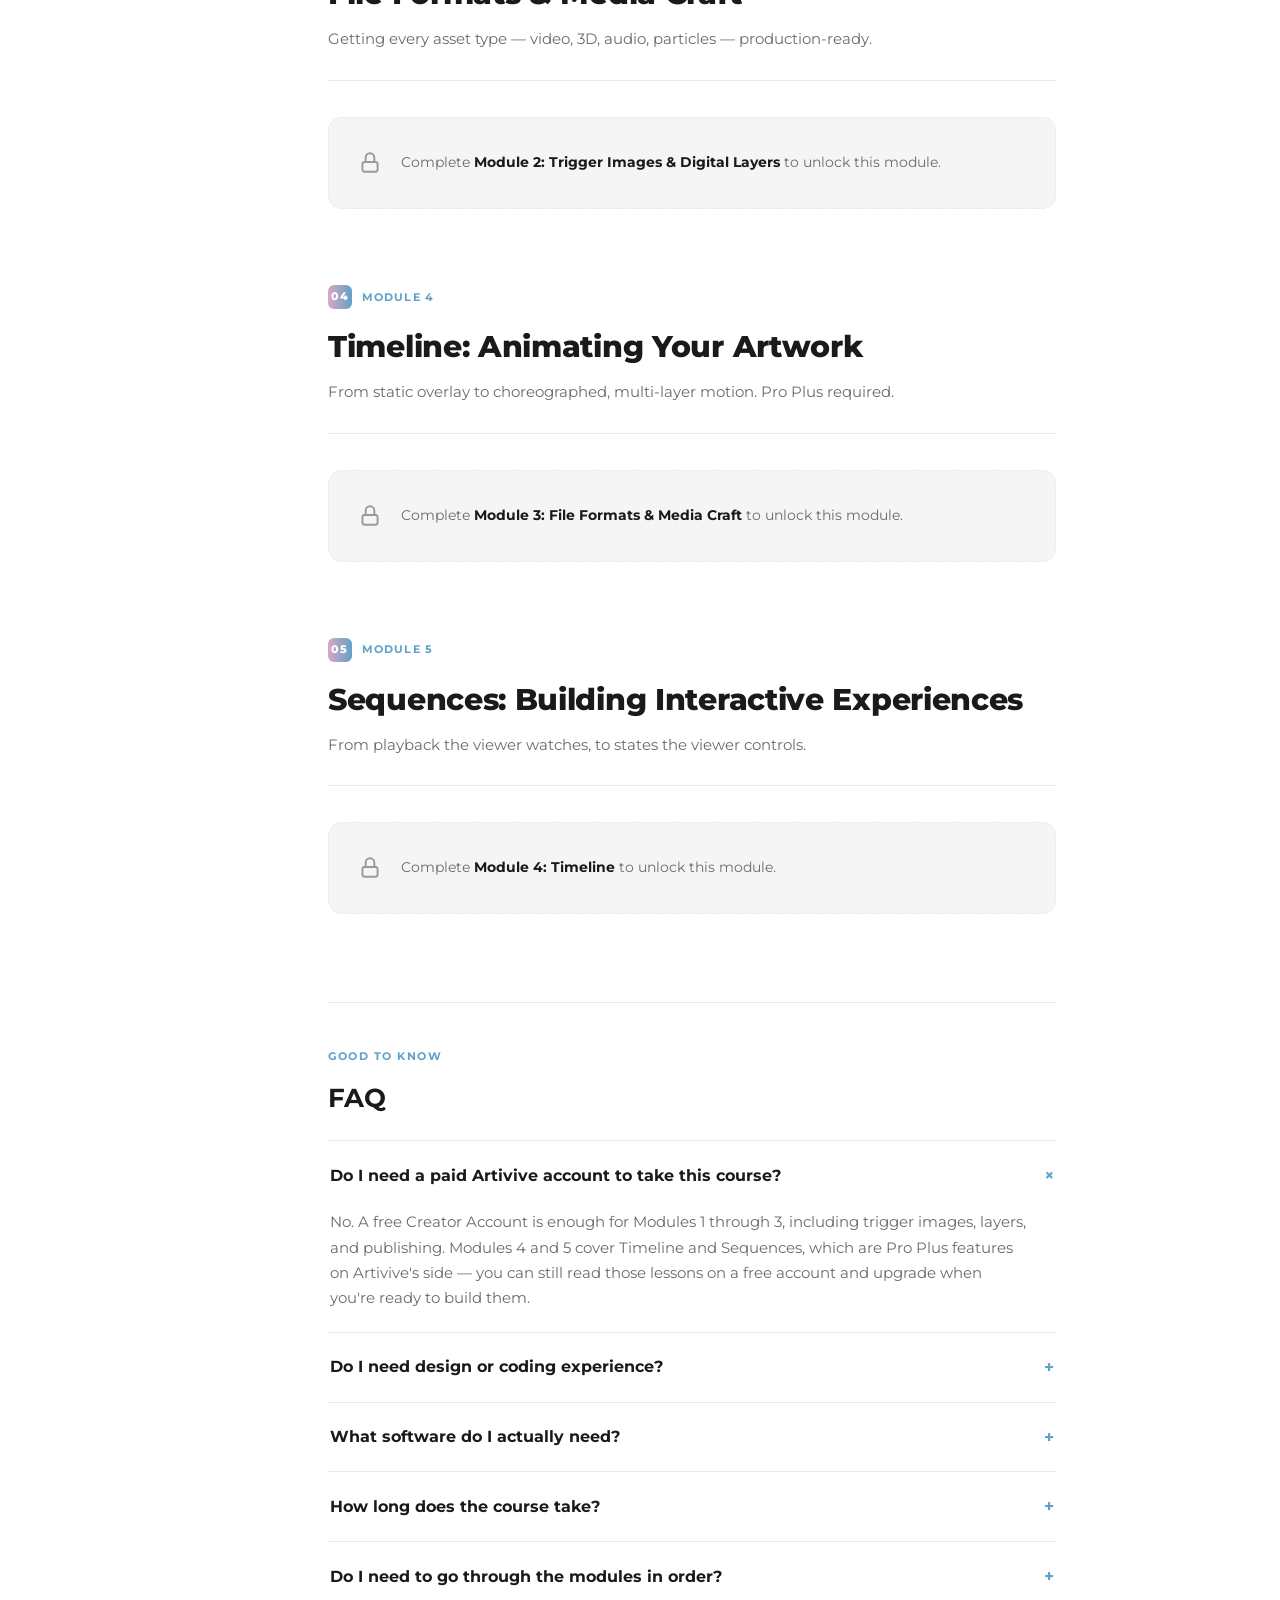
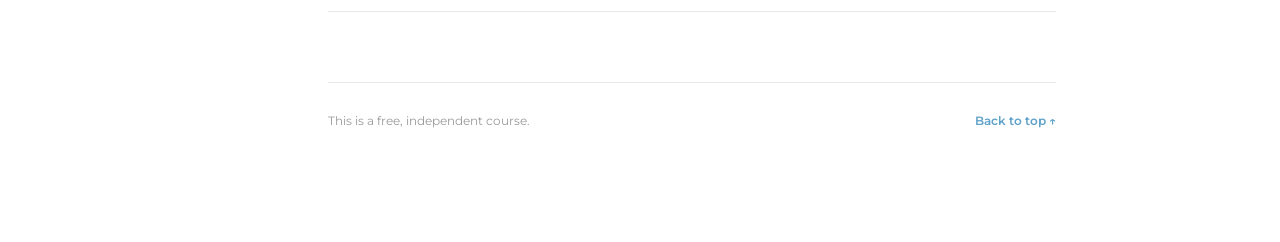
<file: old.html>
<!DOCTYPE html>
<html lang="en">
<head>
<meta charset="UTF-8">
<meta name="viewport" content="width=device-width, initial-scale=1.0">
<title>An Artivive Course</title>
<link rel="preconnect" href="https://fonts.googleapis.com">
<link href="https://fonts.googleapis.com/css2?family=Montserrat:ital,wght@0,400;0,500;0,600;0,700;0,800;0,900;1,600&display=swap" rel="stylesheet">
<style>
  :root{
    --rose:#dda6c2;
    --sky:#5fa2c9;
    --ink:#1a1a1a;
    --body:#3d3d3d;
    --muted:#6b6b6b;
    --soft:#9a9a9a;
    --page:#f5f5f5;
    --edge:#e8e8e8;
    --grad-cta: linear-gradient(90deg,#dda6c2, #5fa2c9);
  }
  *{box-sizing:border-box;margin:0;padding:0;}
  html{scroll-behavior:smooth;}
  body{
    font-family:'Montserrat',Arial,sans-serif;
    font-size:15px;line-height:1.7;color:var(--body);
    background:#fff;-webkit-font-smoothing:antialiased;
  }
  a{color:inherit;text-decoration:none;}
  ul{list-style:none;}
  h1,h2,h3{font-family:'Montserrat',Arial,sans-serif;color:var(--ink);font-feature-settings:"calt" 0,"liga" 0;}

  /* top bar */
  .top-bar{
    height:64px;border-bottom:1px solid var(--edge);
    display:flex;align-items:center;justify-content:space-between;
    padding:0 24px;position:sticky;top:0;z-index:300;
    background:rgba(255,255,255,.97);backdrop-filter:blur(10px);
  }
  .top-logo{font-weight:800;font-size:17px;color:var(--ink);display:flex;gap:8px;align-items:center;letter-spacing:-.01em;}
  .mark{width:8px;height:8px;border-radius:2px;background:var(--grad-cta);flex:0 0 auto;}
  .top-right{display:flex;align-items:center;gap:14px;}
  .free-badge{font-size:10.5px;font-weight:700;text-transform:uppercase;letter-spacing:.08em;color:var(--sky);border:1px solid rgba(95,162,201,.3);background:rgba(95,162,201,.07);padding:5px 12px;border-radius:20px;}
  .menu-toggle{display:none;background:none;border:1px solid var(--edge);border-radius:6px;width:36px;height:36px;font-size:16px;cursor:pointer;color:var(--ink);}

  /* layout */
  .layout{display:flex;max-width:1320px;margin:0 auto;align-items:flex-start;}
  .sidebar{
    width:272px;flex:0 0 272px;position:sticky;top:64px;
    height:calc(100vh - 64px);overflow-y:auto;
    padding:32px 22px 60px;border-right:1px solid var(--edge);
  }
  .sidebar-top-link{display:block;font-size:13px;font-weight:700;color:var(--ink);margin-bottom:26px;padding:8px 10px;border-radius:6px;}
  .sidebar-top-link:hover{background:var(--page);}
  .sidebar-group{margin-bottom:20px;}
  .sidebar-group-title{display:flex;gap:9px;align-items:center;font-size:12.5px;font-weight:700;color:var(--ink);margin-bottom:8px;}
  .sidebar-index{width:19px;height:19px;border-radius:5px;background:var(--grad-cta);color:#fff;font-size:9.5px;font-weight:800;display:flex;align-items:center;justify-content:center;flex:0 0 auto;}
  .sidebar-group ul{display:flex;flex-direction:column;gap:1px;margin-left:28px;border-left:1px solid var(--edge);}
  .sidebar-group a{display:block;font-size:12.5px;color:var(--muted);padding:6px 0 6px 14px;border-left:2px solid transparent;margin-left:-1px;}
  .sidebar-group a:hover{color:var(--ink);}
  .sidebar-group a.active{color:var(--sky);border-left-color:var(--sky);font-weight:600;}
  .sidebar-bottom{margin-top:26px;padding-top:18px;border-top:1px solid var(--edge);}
  .sidebar-bottom a{display:block;font-size:12.5px;font-weight:600;color:var(--muted);padding:6px 10px;border-radius:6px;}
  .sidebar-bottom a:hover{color:var(--ink);background:var(--page);}

  .sidebar-backdrop{display:none;}

  /* content */
  .content{flex:1;min-width:0;padding:56px 56px 110px;max-width:840px;}

  .intro{margin-bottom:64px;}
  .intro .eyebrow{font-size:11px;font-weight:700;letter-spacing:.14em;text-transform:uppercase;color:var(--sky);margin-bottom:12px;display:block;}
  .intro h1{font-size:clamp(30px,4.6vw,46px);font-weight:800;letter-spacing:-.02em;line-height:1.18;margin-bottom:18px;}
  .intro .lede{font-size:16.5px;color:var(--muted);max-width:640px;line-height:1.8;margin-bottom:26px;}
  .intro-facts{display:flex;gap:28px;flex-wrap:wrap;margin-bottom:26px;}
  .intro-facts div b{display:block;font-size:22px;font-weight:800;color:var(--ink);}
  .intro-facts div span{font-size:12px;color:var(--soft);}
  .intro-note{
    background:var(--page);border:1px solid var(--edge);border-left:3px solid var(--sky);
    border-radius:8px;padding:16px 20px;font-size:14px;color:var(--body);line-height:1.7;
  }

  /* save progress / email capture — optional, not a gate */
  .save-progress{background:#fff;border:1px solid var(--edge);border-radius:12px;padding:20px 22px;margin:18px 0 0;}
  .save-progress-form{display:flex;align-items:center;justify-content:space-between;gap:20px;flex-wrap:wrap;}
  .save-progress-text{display:flex;flex-direction:column;gap:3px;max-width:340px;}
  .save-progress-text strong{font-size:14px;color:var(--ink);}
  .save-progress-text span{font-size:12.5px;color:var(--muted);line-height:1.5;}
  .save-progress-input-row{display:flex;gap:8px;flex-wrap:wrap;align-items:flex-start;}
  .save-progress-input-row input{font-family:'Montserrat',sans-serif;font-size:13.5px;padding:10px 14px;border-radius:8px;border:1px solid var(--edge);min-width:220px;color:var(--ink);}
  .save-progress-input-row input:focus{outline:2px solid var(--sky);outline-offset:1px;border-color:var(--sky);}
  .btn-save-progress{background:var(--grad-cta);color:#fff;font-weight:700;font-size:12.5px;text-transform:uppercase;letter-spacing:.05em;padding:10.5px 20px;border-radius:8px;border:none;cursor:pointer;white-space:nowrap;font-family:'Montserrat',sans-serif;}
  .btn-save-progress:hover{transform:translateY(-1px);}
  .save-progress-done{display:none;align-items:center;gap:10px;}
  .save-progress.is-saved .save-progress-form{display:none;}
  .save-progress.is-saved .save-progress-done{display:flex;}
  .save-progress-done svg{width:18px;height:18px;color:var(--sky);flex:0 0 auto;}
  .save-progress-done p{font-size:13.5px;color:var(--body);margin:0;}
  .save-progress-done a{color:var(--sky);font-weight:600;}
  .save-progress-error{color:#c0524a;font-size:12px;margin-top:8px;width:100%;display:none;}
  .save-progress.has-error .save-progress-error{display:block;}

  .module-block{margin-top:76px;}
  .module-block:first-of-type{margin-top:0;}
  .module-head{margin-bottom:8px;padding-bottom:28px;border-bottom:1px solid var(--edge);margin-bottom:36px;}
  .module-eyebrow{font-size:11px;font-weight:700;text-transform:uppercase;letter-spacing:.1em;color:var(--sky);margin-bottom:12px;display:flex;gap:10px;align-items:center;}
  .module-badge{width:24px;height:24px;border-radius:6px;background:var(--grad-cta);color:#fff;font-size:10.5px;font-weight:800;display:flex;align-items:center;justify-content:center;}
  .module-head h2{font-size:clamp(22px,3vw,30px);font-weight:800;letter-spacing:-.01em;margin-bottom:8px;}
  .module-desc{color:var(--muted);font-size:14.5px;}

  /* diagrams — original illustrations, not stock photos */
  .diagram-flow{
    display:flex;align-items:center;justify-content:center;gap:12px;flex-wrap:wrap;
    padding:28px 24px;background:#fff;border:1px solid var(--edge);border-radius:14px;margin:22px 0 6px;
  }
  .flow-step{display:flex;flex-direction:column;align-items:center;gap:9px;flex:1;min-width:108px;max-width:170px;text-align:center;}
  .flow-step span{font-size:12px;font-weight:600;color:var(--body);line-height:1.4;}
  .flow-arrow{font-size:12.5px;font-weight:700;color:var(--sky);letter-spacing:.02em;flex:0 0 auto;white-space:nowrap;}

  .flow-icon{width:56px;height:56px;border-radius:12px;position:relative;background:var(--page);border:1px solid var(--edge);flex:0 0 auto;}
  .flow-icon.poster-mini{background:repeating-linear-gradient(45deg, rgba(95,162,201,.5) 0px, rgba(95,162,201,.5) 4px, rgba(221,166,194,.4) 4px, rgba(221,166,194,.4) 8px);}
  .flow-icon.scan-mini{background:#fff;}
  .flow-icon .vf-c.sm{position:absolute;width:12px;height:12px;}
  .flow-icon .vf-c.sm.tl{top:5px;left:5px;border-top:2px solid var(--sky);border-left:2px solid var(--sky);}
  .flow-icon .vf-c.sm.tr{top:5px;right:5px;border-top:2px solid var(--sky);border-right:2px solid var(--sky);}
  .flow-icon .vf-c.sm.bl{bottom:5px;left:5px;border-bottom:2px solid var(--sky);border-left:2px solid var(--sky);}
  .flow-icon .vf-c.sm.br{bottom:5px;right:5px;border-bottom:2px solid var(--sky);border-right:2px solid var(--sky);}
  .flow-icon.layers-mini .chip{position:absolute;width:24px;height:16px;border-radius:4px;box-shadow:0 3px 8px rgba(26,26,26,.16);}

  .step-num{width:38px;height:38px;border-radius:50%;background:var(--grad-cta);color:#fff;font-weight:800;font-size:14px;display:flex;align-items:center;justify-content:center;}

  .compare-col{display:flex;flex-direction:column;align-items:center;gap:9px;text-align:center;flex:0 0 auto;max-width:170px;}
  .compare-col span{font-size:12px;color:var(--muted);line-height:1.4;}
  .mini-poster{width:120px;height:86px;border-radius:8px;border:1px solid var(--edge);}
  .mini-poster.good-pattern{background:repeating-linear-gradient(45deg, rgba(95,162,201,.55) 0px, rgba(95,162,201,.55) 5px, rgba(221,166,194,.45) 5px, rgba(221,166,194,.45) 10px, rgba(26,26,26,.12) 10px, rgba(26,26,26,.12) 12px);}
  .mini-poster.poor-pattern{background:linear-gradient(180deg,#eef0f1,#e2e4e5);}
  .mini-stars{color:var(--sky);font-size:14px;letter-spacing:3px;}
  .mini-stars.dim{color:#dcdcdc;}
  .compare-divider{font-size:11px;font-weight:800;color:var(--soft);letter-spacing:.12em;flex:0 0 auto;}

  .format-card{background:var(--page);border:1px solid var(--edge);border-radius:10px;padding:18px 16px;text-align:center;flex:1;min-width:140px;}
  .format-icon{width:40px;height:40px;border-radius:9px;background:linear-gradient(135deg, rgba(221,166,194,.18), rgba(95,162,201,.16));border:1px solid rgba(95,162,201,.2);display:flex;align-items:center;justify-content:center;margin:0 auto 10px;}
  .format-icon svg{width:18px;height:18px;stroke:var(--sky);fill:none;stroke-width:1.8;stroke-linecap:round;stroke-linejoin:round;}
  .format-icon svg polygon{fill:var(--sky);stroke:none;}
  .format-card b{display:block;font-size:12.5px;color:var(--ink);margin-bottom:4px;}
  .format-card span{font-size:11px;color:var(--soft);line-height:1.5;}

  .diagram{position:relative;height:150px;background:#fff;border:1px solid var(--edge);border-radius:14px;margin:22px 0 6px;overflow:hidden;padding:0 26px;}
  .tl-track{position:absolute;left:8%;right:8%;top:46%;height:2px;background:var(--edge);}
  .tl-bar{position:absolute;height:5px;border-radius:3px;top:46%;background:var(--grad-cta);transform:translateY(-50%);}
  .tl-node{position:absolute;top:46%;width:13px;height:13px;border-radius:50%;background:var(--sky);transform:translate(-50%,-50%);box-shadow:0 0 0 5px rgba(95,162,201,.14);}
  .tl-dot-move{position:absolute;width:10px;height:10px;border-radius:50%;background:var(--ink);top:46%;animation:moveDot 3.4s ease-in-out infinite;}
  @keyframes moveDot{0%{left:8%;transform:translate(-50%,-50%);}50%{left:78%;transform:translate(-50%,-50%);}100%{left:8%;transform:translate(-50%,-50%);}}
  .tl-label{position:absolute;top:64%;transform:translateX(-50%);font-size:11px;font-weight:600;color:var(--muted);white-space:nowrap;}

  .seq-box{background:var(--page);border:1px solid var(--edge);border-radius:10px;padding:11px 16px;font-size:12.5px;font-weight:700;color:var(--ink);text-align:center;}
  .seq-box small{display:block;font-size:9.5px;font-weight:500;color:var(--soft);margin-top:2px;text-transform:uppercase;letter-spacing:.05em;}
  .seq-branch{display:flex;flex-direction:column;gap:8px;}

  @media(prefers-reduced-motion:reduce){ .tl-dot-move{animation:none;} }
  @media(max-width:600px){ .diagram-flow{gap:8px;padding:22px 16px;} .flow-arrow{width:100%;text-align:center;} }

  /* progressive unlock */
  .module-locked{display:none;align-items:center;gap:18px;background:var(--page);border:1px dashed var(--edge);border-radius:14px;padding:32px 28px;margin:22px 0 6px;}
  .module-block.is-locked .module-locked{display:flex;}
  .module-block.is-locked .module-body{display:none;}
  .lock-big{width:26px;height:26px;color:var(--soft);flex:0 0 auto;}
  .module-locked p{font-size:14px;color:var(--muted);margin:0;}
  .module-locked strong{color:var(--ink);}

  .module-complete{margin-top:44px;padding-top:36px;border-top:1px solid var(--edge);}
  .complete-todo{display:flex;align-items:center;justify-content:space-between;gap:18px;flex-wrap:wrap;background:var(--page);border:1px solid var(--edge);border-radius:12px;padding:20px 24px;}
  .complete-todo p{font-size:14px;font-weight:600;color:var(--ink);margin:0;}
  .btn-complete{background:var(--grad-cta);color:#fff;font-weight:700;font-size:12.5px;text-transform:uppercase;letter-spacing:.05em;padding:12px 22px;border-radius:30px;border:none;cursor:pointer;white-space:nowrap;font-family:'Montserrat',sans-serif;}
  .btn-complete:hover{transform:translateY(-1px);}
  .complete-done{display:none;align-items:center;gap:12px;background:rgba(95,162,201,.08);border:1px solid rgba(95,162,201,.25);border-radius:12px;padding:18px 24px;}
  .module-block.is-completed .complete-todo{display:none;}
  .module-block.is-completed .complete-done{display:flex;}
  .complete-done svg{width:20px;height:20px;color:var(--sky);flex:0 0 auto;}
  .complete-done p{font-size:14px;color:var(--body);margin:0;}
  .complete-done p strong{color:var(--ink);}

  .sidebar-progress{font-size:11.5px;color:var(--soft);margin:-16px 0 20px;padding:0 10px;}
  .sidebar-group-name{flex:1;}
  .group-lock-icon,.group-check-icon{width:12px;height:12px;flex:0 0 auto;display:none;}
  .group-lock-icon{color:var(--soft);}
  .group-check-icon{color:var(--sky);}
  .sidebar-group.locked .group-lock-icon{display:block;}
  .sidebar-group.completed .group-check-icon{display:block;}
  .sidebar-group.locked .sidebar-group-name{color:var(--soft);}
  .sidebar-group.locked .sidebar-index{opacity:.45;}
  .sidebar-group.locked ul a{pointer-events:none;color:#d2d2d2;}
  .sidebar-reset{font-size:11.5px;color:var(--soft);}
  .sidebar-reset:hover{color:var(--sky);}

  .lesson{margin-top:44px;padding-top:40px;border-top:1px solid var(--edge);}
  .module-block .lesson:first-of-type{border-top:none;padding-top:0;margin-top:0;}
  .lesson h3{font-size:19px;font-weight:700;margin-bottom:18px;display:flex;gap:10px;align-items:baseline;letter-spacing:-.005em;}
  .lesson-num-tag{font-size:13px;color:var(--sky);font-weight:800;flex:0 0 auto;}
  .lesson-body p{margin-bottom:14px;font-size:15.5px;line-height:1.85;color:var(--body);}
  .lesson-body p:last-child{margin-bottom:0;}
  .lesson-body strong{color:var(--ink);font-weight:700;}
  .lesson-body ul{margin:4px 0 18px;padding-left:0;display:flex;flex-direction:column;gap:9px;}
  .lesson-body ul li{font-size:15px;color:var(--body);padding-left:20px;position:relative;line-height:1.75;}
  .lesson-body ul li::before{content:'';position:absolute;left:0;top:9px;width:6px;height:6px;background:var(--sky);border-radius:1px;transform:rotate(45deg);}
  .lesson-body ul li strong{color:var(--ink);}
  .video-link{display:inline-flex;align-items:center;gap:8px;font-size:13.5px;color:var(--sky);font-weight:600;margin-top:4px;word-break:break-all;}
  .video-link::before{content:'▶';font-size:10px;}
  .video-link:hover{text-decoration:underline;}

  /* embedded videos — same frame treatment as the infographics */
  .video-embed{background:#fff;border:1px solid var(--edge);border-radius:14px;padding:14px;margin:22px 0 6px;}
  .video-embed + .video-embed{margin-top:14px;}
  .video-frame{position:relative;width:100%;padding-top:56.25%;border-radius:9px;overflow:hidden;background:var(--page);}
  .video-frame iframe{position:absolute;top:0;left:0;width:100%;height:100%;border:0;}
    .video-caption{display:flex;align-items:center;gap:8px;font-size:12px;font-weight:600;color:var(--muted);margin-top:11px;padding:0 2px;}
  .video-caption::before{content:'▶';font-size:9px;color:var(--sky);}

  /* faq */
  .faq-section{margin-top:88px;padding-top:44px;border-top:1px solid var(--edge);}
  .faq-item{border-top:1px solid var(--edge);}
  .faq-item:last-child{border-bottom:1px solid var(--edge);}
  .faq-item summary{list-style:none;cursor:pointer;padding:20px 2px;display:flex;justify-content:space-between;align-items:center;gap:20px;font-size:15.5px;font-weight:700;color:var(--ink);}
  .faq-item summary::-webkit-details-marker{display:none;}
  .faq-item p{padding:0 2px 20px;max-width:700px;font-size:14.5px;color:var(--muted);line-height:1.75;}
  .faq-plus{font-size:17px;color:var(--sky);transition:transform .2s ease;flex:0 0 auto;font-weight:700;}
  .faq-item[open] .faq-plus{transform:rotate(45deg);}

  footer{margin-top:70px;padding-top:28px;border-top:1px solid var(--edge);display:flex;justify-content:space-between;flex-wrap:wrap;gap:10px;}
  footer p{font-size:12px;color:var(--soft);}
  footer a{font-size:12px;color:var(--sky);font-weight:600;}

  @media(max-width:960px){
    .menu-toggle{display:block;}
    .sidebar{
      position:fixed;top:0;left:-300px;width:280px;height:100vh;
      background:#fff;z-index:400;transition:left .25s ease;
      box-shadow:0 0 40px rgba(0,0,0,.15);padding-top:84px;
    }
    .sidebar.open{left:0;}
    .sidebar-backdrop.show{
      display:block;position:fixed;inset:0;background:rgba(0,0,0,.32);z-index:350;
    }
    .content{padding:40px 22px 90px;max-width:100%;}
    .intro-facts{gap:20px;}
  }
</style>
</head>
<body>

<div class="top-bar">
  <div class="top-logo"><span class="mark"></span>Artivive course</div>
  <div class="top-right">
    <span class="free-badge">Free · Self-paced</span>
    <button class="menu-toggle" id="menuToggle" aria-label="Toggle menu">☰</button>
  </div>
</div>

<div class="sidebar-backdrop" id="backdrop"></div>

<div class="layout">
  <aside class="sidebar" id="sidebar">
    <a href="#top" class="sidebar-top-link">↑ Introduction</a>
    <div class="sidebar-progress" id="sidebarProgress">0 of 5 modules complete</div>

    <div class="sidebar-group" id="sidebar-group-1">
      <div class="sidebar-group-title">
        <span class="sidebar-index">01</span>
        <span class="sidebar-group-name">Foundations</span>
        <svg class="group-lock-icon" viewBox="0 0 24 24" fill="none" stroke="currentColor" stroke-width="2"><rect x="5" y="11" width="14" height="9" rx="2"/><path d="M8 11V7a4 4 0 0 1 8 0v4"/></svg>
        <svg class="group-check-icon" viewBox="0 0 24 24" fill="none" stroke="currentColor" stroke-width="2.5" stroke-linecap="round" stroke-linejoin="round"><polyline points="20 6 9 17 4 12"/></svg>
      </div>
      <ul>
        <li><a href="#lesson-1-1">1.1 What is Artivive?</a></li>
        <li><a href="#lesson-1-2">1.2 Creating your account</a></li>
        <li><a href="#lesson-1-3">1.3 Choosing the right plan</a></li>
        <li><a href="#lesson-1-4">1.4 The Artivive Editor </a></li>
      </ul>
    </div>

    <div class="sidebar-group" id="sidebar-group-2">
      <div class="sidebar-group-title">
        <span class="sidebar-index">02</span>
        <span class="sidebar-group-name">Trigger Images &amp; Layers</span>
        <svg class="group-lock-icon" viewBox="0 0 24 24" fill="none" stroke="currentColor" stroke-width="2"><rect x="5" y="11" width="14" height="9" rx="2"/><path d="M8 11V7a4 4 0 0 1 8 0v4"/></svg>
        <svg class="group-check-icon" viewBox="0 0 24 24" fill="none" stroke="currentColor" stroke-width="2.5" stroke-linecap="round" stroke-linejoin="round"><polyline points="20 6 9 17 4 12"/></svg>
      </div>
      <ul>
        <li><a href="#lesson-2-1">2.1 Understanding the trigger image</a></li>
        <li><a href="#lesson-2-2">2.2 Optimising image recognition</a></li>
        <li><a href="#lesson-2-3">2.3 Adding &amp; positioning layers</a></li>
        <li><a href="#lesson-2-4">2.4 Publishing &amp; previewing</a></li>
        <li><a href="#lesson-2-5">2.5 Viewing your AR experience</a></li>
      </ul>
    </div>

    <div class="sidebar-group" id="sidebar-group-3">
      <div class="sidebar-group-title">
        <span class="sidebar-index">03</span>
        <span class="sidebar-group-name">File Formats &amp; Media</span>
        <svg class="group-lock-icon" viewBox="0 0 24 24" fill="none" stroke="currentColor" stroke-width="2"><rect x="5" y="11" width="14" height="9" rx="2"/><path d="M8 11V7a4 4 0 0 1 8 0v4"/></svg>
        <svg class="group-check-icon" viewBox="0 0 24 24" fill="none" stroke="currentColor" stroke-width="2.5" stroke-linecap="round" stroke-linejoin="round"><polyline points="20 6 9 17 4 12"/></svg>
      </div>
      <ul>
        <li><a href="#lesson-3-1">3.1 Formats &amp; size limits</a></li>
        <li><a href="#lesson-3-2">3.2 Video best practices</a></li>
        <li><a href="#lesson-3-3">3.3 Working with 3D objects</a></li>
        <li><a href="#lesson-3-4">3.4 Particle effect layers</a></li>
        <li><a href="#lesson-3-5">3.5 3D spatial audio</a></li>
      </ul>
    </div>

    <div class="sidebar-group" id="sidebar-group-4">
      <div class="sidebar-group-title">
        <span class="sidebar-index">04</span>
        <span class="sidebar-group-name">Timeline</span>
        <svg class="group-lock-icon" viewBox="0 0 24 24" fill="none" stroke="currentColor" stroke-width="2"><rect x="5" y="11" width="14" height="9" rx="2"/><path d="M8 11V7a4 4 0 0 1 8 0v4"/></svg>
        <svg class="group-check-icon" viewBox="0 0 24 24" fill="none" stroke="currentColor" stroke-width="2.5" stroke-linecap="round" stroke-linejoin="round"><polyline points="20 6 9 17 4 12"/></svg>
      </div>
      <ul>
        <li><a href="#lesson-4-1">4.1 What is Timeline?</a></li>
        <li><a href="#lesson-4-2">4.2 The five core actions</a></li>
        <li><a href="#lesson-4-3">4.3 Speed curves &amp; duration</a></li>
        <li><a href="#lesson-4-4">4.4 Groups &amp; combined actions</a></li>
      </ul>
    </div>

    <div class="sidebar-group" id="sidebar-group-5">
      <div class="sidebar-group-title">
        <span class="sidebar-index">05</span>
        <span class="sidebar-group-name">Sequences</span>
        <svg class="group-lock-icon" viewBox="0 0 24 24" fill="none" stroke="currentColor" stroke-width="2"><rect x="5" y="11" width="14" height="9" rx="2"/><path d="M8 11V7a4 4 0 0 1 8 0v4"/></svg>
        <svg class="group-check-icon" viewBox="0 0 24 24" fill="none" stroke="currentColor" stroke-width="2.5" stroke-linecap="round" stroke-linejoin="round"><polyline points="20 6 9 17 4 12"/></svg>
      </div>
      <ul>
        <li><a href="#lesson-5-1">5.1 Multi-state experiences</a></li>
        <li><a href="#lesson-5-2">5.2 Creating &amp; connecting sequences</a></li>
        <li><a href="#lesson-5-3">5.3 Advanced sequence actions</a></li>
        <li><a href="#lesson-5-4">5.4 Testing interactions</a></li>
        <li><a href="#lesson-5-5">5.5 What you can build</a></li>
      </ul>
    </div>

    <div class="sidebar-bottom">
      <a href="#faq">FAQ</a>
      <a href="#" class="sidebar-reset" id="resetProgressBtn">Reset progress</a>
    </div>
  </aside>

  <main class="content" id="top">

    <div class="intro">
      <span class="eyebrow">Artivive Course</span>
      <h1>Learning Artivive: from trigger image to interactive experience</h1>
      <p class="lede">Everything you need to turn a photo, poster, or product into a living augmented-reality experience with Artivive — written out in full, in order, no code required.</p>
      <div class="intro-facts">
        <div><b>5</b><span>Modules</span></div>
        <div><b>23</b><span>Lessons</span></div>
        <div><b>Free</b><span>No account or payment needed to read</span></div>
        <div><b>Self-paced</b><span>Read in any order, at any speed</span></div>
      </div>
      <div class="intro-note">This is a free, self-paced written course. Work through the five modules in order using the menu on the left — each one builds on the Artivive Editor skills covered in the last.</div>

      <div class="save-progress" id="saveProgress">
        <div class="save-progress-form">
          <div class="save-progress-text">
            <strong>Save your progress (optional)</strong>
            <span>Leave your email and we'll keep it tied to your progress. Totally optional — the course is free to read either way.</span>
          </div>
          <div class="save-progress-input-row">
            <input type="email" id="saveProgressEmail" placeholder="you@example.com" autocomplete="email">
            <button type="button" class="btn-save-progress" id="saveProgressBtn">Save</button>
          </div>
          <div class="save-progress-error" id="saveProgressError">That doesn't look like a valid email — mind double-checking it?</div>
        </div>
        <div class="save-progress-done">
          <svg viewBox="0 0 24 24" fill="none" stroke="currentColor" stroke-width="2.5" stroke-linecap="round" stroke-linejoin="round"><polyline points="20 6 9 17 4 12"/></svg>
          <p>Saving progress for <strong id="savedEmailDisplay"></strong>. <a href="#" id="changeEmailLink">Change</a></p>
        </div>
      </div>

      <div class="diagram-flow" role="img" aria-label="Diagram: a trigger image is scanned by a phone, which reveals digital layers on top of it">
        <div class="flow-step">
          <div class="flow-icon poster-mini"></div>
          <span>A physical trigger image</span>
        </div>
        <div class="flow-arrow">→</div>
        <div class="flow-step">
          <div class="flow-icon scan-mini">
            <div class="vf-c sm tl"></div><div class="vf-c sm tr"></div><div class="vf-c sm bl"></div><div class="vf-c sm br"></div>
          </div>
          <span>Scanned with a phone</span>
        </div>
        <div class="flow-arrow">→</div>
        <div class="flow-step">
          <div class="flow-icon layers-mini">
            <span class="chip" style="background:var(--sky); top:7px; left:6px;"></span>
            <span class="chip" style="background:var(--rose); top:17px; left:14px;"></span>
            <span class="chip" style="background:#e0a04a; top:27px; left:22px;"></span>
          </div>
          <span>Digital layers appear</span>
        </div>
      </div>
    </div>

    <!-- MODULE 1 -->
    <section class="module-block is-unlocked" id="module-1">
      <div class="module-head">
        <div class="module-eyebrow"><span class="module-badge">01</span>Module 1</div>
        <h2>Foundations</h2>
        <p class="module-desc">What Artivive is, how it works, and how to get set up.</p>
      </div>

      <div class="module-locked">
        <svg class="lock-big" viewBox="0 0 24 24" fill="none" stroke="currentColor" stroke-width="1.8"><rect x="5" y="11" width="14" height="9" rx="2"/><path d="M8 11V7a4 4 0 0 1 8 0v4"/></svg>
        <p>Complete the previous module to unlock this one.</p>
      </div>

      <div class="module-body">
      <div class="diagram-flow" role="img" aria-label="Diagram: four-step Editor workflow — upload, layer, animate, publish">
        <div class="flow-step"><div class="step-num">1</div><span>Upload trigger image</span></div>
        <div class="flow-arrow">→</div>
        <div class="flow-step"><div class="step-num">2</div><span>Add &amp; arrange layers</span></div>
        <div class="flow-arrow">→</div>
        <div class="flow-step"><div class="step-num">3</div><span>Animate &amp; configure</span></div>
        <div class="flow-arrow">→</div>
        <div class="flow-step"><div class="step-num">4</div><span>Publish &amp; preview</span></div>
      </div>

      <article class="lesson" id="lesson-1-1">
        <h3><span class="lesson-num-tag">1.1</span> What is Artivive and how does it work?</h3>
        <div class="lesson-body">
          <p>Artivive is a platform that lets artists, designers, educators, and businesses add a digital layer to physical images. When someone points their phone camera at a physical artwork, poster, mural, or printed piece, the Artivive app or its browser-based WebAR technology recognises the image and displays a connected digital experience on top of it in real time.</p>
          <p>The underlying technology relies on image recognition. When you upload an image to Artivive's creator tool, the system analyses it and maps its unique visual pattern — like a fingerprint. From that point on, any time a viewer scans that same image, the system matches it to your account and activates the digital content you have attached to it.</p>
          <p>That digital content can be almost anything: a looping video animation, a 3D object rotating in space, layered audio, particle effects, interactive buttons, or complex multi-state experiences that respond to taps. The content appears overlaid on the physical artwork through the camera view, blending the physical and digital in real time.</p>
          <p><strong>Why this matters for creators:</strong> Artivive removes the technical barrier between a static physical work and a rich digital experience. You do not need to write code, work with a developer, or export to a game engine. Everything is handled inside one web-based editor.</p>
          <p><strong>Key vocabulary:</strong></p>
          <ul>
            <li><strong>Trigger image</strong> — the physical image that activates the AR experience</li>
            <li><strong>Digital layer</strong> — any file (video, image, audio, 3D object) attached to the trigger</li>
            <li><strong>AR experience/artwork</strong> — the full interactive overlay seen through the camera</li>
            <li><strong>Artivive Editor</strong> — Artivive's creator tool, accessed via web browser or app</li>
          </ul>
        </div>
      </article>

      <article class="lesson" id="lesson-1-2">
        <h3><span class="lesson-num-tag">1.2</span> Creating your account</h3>
        <div class="lesson-body">
          <p>Go to <a href="https://bridge.artivive.com">bridge.artivive.com</a> and sign up for a free Creator Account. You can register using your email address or via a social login with Google, Apple, Facebook, or Clever — whichever you prefer.</p>
          <p>If you register by email, check your inbox immediately for a confirmation message and click the activation link. Your account will not work until it is activated. If the email doesn't appear within a few minutes, check your spam folder before contacting support.</p>
          <p>Once activated, log in at <a href="https://bridge.artivive.com">bridge.artivive.com</a> to access the Artivive Editor. This is where all creation happens.</p>
          <p><strong>What the free account includes:</strong></p>
          <ul>
            <li>Full access to the Artivive editor</li>
            <li>The ability to create and publish unlimited AR artworks</li>
            <li>50 lifetime views — meaning your artworks can be scanned a combined total of 50 times before you need to upgrade</li>
          </ul>
          <p>The free account is designed for testing and learning. Experiment with the editor, and understand the platform before committing to a paid plan.</p>
          <p><strong>Practical note:</strong> The 50 views are shared across all artworks you create, not 50 per artwork. If you publish three artworks and each gets scanned 20 times, you will have used all 60 views — but since the limit is 50, the 10 scans beyond that won't register. Plan your testing accordingly.</p>
        </div>
      </article>

      <article class="lesson" id="lesson-1-3">
        <h3><span class="lesson-num-tag">1.3</span> Choosing the right plan</h3>
        <div class="lesson-body">
          <p>Artivive uses a freemium model. The free tier is real and functional — not a crippled trial — but it does have limits in both view count and available features.</p>
          <p><strong>The plans at a glance:</strong></p>
          <p><strong>Free</strong> gives you 50 lifetime views and access to the core editor. You can upload images, add video and image layers, publish, and test your work. This is where everyone starts.</p>
          <p><strong>Pro</strong> gives you 1,000 views per month, unlocking the ability to share your work publicly in a meaningful way. All core editing features remain available.</p>
          <p><strong>Pro Plus</strong> gives you 5,000 views per month and also unlocks two major advanced features: Timeline (animation) and Sequences (interactive states). These are the most powerful creative tools in the platform, and they require Pro Plus to access. WebAR — the ability to share AR experiences via QR code without the app — is also a Pro Plus feature.</p>
          <p><strong>Business and Custom plans</strong> are available for high-volume needs, museums, galleries, agencies, and institutions. These are negotiated directly with Artivive.</p>
          <p>Choosing annual billing saves more than 35% compared to monthly pricing on any paid plan, and subscriptions can be changed or cancelled at any time, so you are not locked in.</p>
        </div>
      </article>

      <article class="lesson" id="lesson-1-4">
        <h3><span class="lesson-num-tag">1.4</span> Understanding the Artivive Editor </h3>
        <div class="lesson-body">
          <p>Artivive Editor is your creative workspace. Everything you build in Artivive starts and ends here. When you log in, you will see your artwork collection — a dashboard showing all the AR projects in your account.</p>
          <p>To create a new artwork, click the "Create Artwork" button in the top right corner. This opens the editor, where you will do four main things:</p>
          <p><strong>Upload a trigger image.</strong> This is the image Artivive will learn to recognize. It becomes the anchor for your entire experience.</p>
          <p><strong>Add and arrange digital layers.</strong> You can upload your own files — video, images, audio, 3D objects — or browse the built-in elements library and pre-made templates. Layers stack on top of each other and can be moved, rotated, and scaled in both 2D and 3D view.</p>
          <p><strong>Animate and configure.</strong> With a Pro Plus account, you can open the Timeline to animate layers. You can also add interactions, sound settings, particle effects, and more.</p>
          <p><strong>Publish and preview.</strong> Before going live, Preview Mode lets you test your experience in the editor. Once you're happy, hit Publish. After processing, your artwork is live and scannable.</p>
          <p>The editor interface is browser-based, so there is nothing to install. It works on any modern desktop browser. For editing on mobile, Artivive also offers a dedicated app with its own editing capabilities, covered in Module 2.</p>
        </div>
      </article>

      <div class="module-complete">
        <div class="complete-todo">
          <p>Finished Module 1?</p>
          <button class="btn-complete" type="button" data-module="1">Mark Module 1 Complete</button>
        </div>
        <div class="complete-done">
          <svg viewBox="0 0 24 24" fill="none" stroke="currentColor" stroke-width="2.5" stroke-linecap="round" stroke-linejoin="round"><polyline points="20 6 9 17 4 12"/></svg>
          <p><strong>Module 1 complete.</strong> Module 2 is now unlocked.</p>
        </div>
      </div>
      </div>
    </section>

    <!-- MODULE 2 -->
    <section class="module-block is-locked" id="module-2">
      <div class="module-head">
        <div class="module-eyebrow"><span class="module-badge">02</span>Module 2</div>
        <h2>Trigger Images &amp; Digital Layers</h2>
        <p class="module-desc">The anchor your whole experience is built on, and the layers you build on top of it.</p>
      </div>

      <div class="module-locked">
        <svg class="lock-big" viewBox="0 0 24 24" fill="none" stroke="currentColor" stroke-width="1.8"><rect x="5" y="11" width="14" height="9" rx="2"/><path d="M8 11V7a4 4 0 0 1 8 0v4"/></svg>
        <p>Complete <strong>Module 1: Foundations</strong> to unlock this module.</p>
      </div>

      <div class="module-body">
      <div class="diagram-flow" role="img" aria-label="Comparison: a high-contrast, asymmetric trigger image scores five stars, while a flat, symmetric one scores one star">
        <div class="compare-col">
          <div class="mini-poster good-pattern"></div>
          <div class="mini-stars">★★★★★</div>
          <span>High contrast, asymmetric detail</span>
        </div>
        <div class="compare-divider">VS</div>
        <div class="compare-col">
          <div class="mini-poster poor-pattern"></div>
          <div class="mini-stars dim">★☆☆☆☆</div>
          <span>Flat, symmetric, low detail</span>
        </div>
      </div>

      <article class="lesson" id="lesson-2-1">
        <h3><span class="lesson-num-tag">2.1</span> Understanding the trigger image</h3>
        <div class="lesson-body">
          <p>The trigger image is the most important element of any Artivive project. It is what the app or WebAR recognizes when a viewer scans it, and it determines how reliably the AR experience will activate.</p>
          <p>Think of the trigger image as an anchor. The app does not search for objects or faces — it looks for a very specific visual pattern. When it finds a match, it overlays the connected digital content precisely aligned to that image.</p>
          <p>Your trigger image can be:</p>
          <ul>
            <li>A digital artwork you plan to print</li>
            <li>A photograph of a physical painting, mural, or sculpture</li>
            <li>A product label, book cover, poster, or magazine spread</li>
            <li>Any image with enough visual complexity to be uniquely identified</li>
          </ul>
          <p>When you upload a trigger image to the editor, the system analyses it and gives it a trackability rating between 0 and 5 stars. This rating reflects how reliably the app will recognise the image in real-world conditions. A 4 or 5-star image will scan consistently and quickly. A 1 or 2 star image may scan slowly or inconsistently. A 0 star image may not scan at all.</p>
          <p><strong>One critical rule:</strong> never use a QR code as your trigger image. If your printed piece includes an Artivive QR code for WebAR, upload a version of the image to the editor where the QR code area is covered or removed. The QR code should exist separately from the trigger image.</p>
        </div>
      </article>

      <article class="lesson" id="lesson-2-2">
        <h3><span class="lesson-num-tag">2.2</span> Optimising image recognition</h3>
        <div class="lesson-body">
          <p>Since the trackability rating directly affects your viewer's experience, it is worth understanding what drives it — and how to improve it when you get a low score.</p>
          <p><strong>What leads to good recognition:</strong></p>
          <ul>
            <li>High contrast between light and dark areas</li>
            <li>Plenty of fine detail (textures, line work, intricate patterns)</li>
            <li>Sharp, well-defined edges</li>
            <li>Asymmetrical composition — no two quadrants of the image should look identical</li>
            <li>A unique visual "fingerprint" — details that are not found in any other image in the Artivive database</li>
          </ul>
          <p><strong>What causes poor recognition:</strong></p>
          <ul>
            <li>Solid or near-solid color fields</li>
            <li>Very little detail (flat, geometric, or minimalist designs)</li>
            <li>Blurry or out-of-focus images</li>
            <li>Highly symmetrical compositions (like a mandala or a perfectly mirrored design)</li>
            <li>Too much text, especially repetitive text or standardized fonts that appear across multiple artworks</li>
          </ul>
          <p><strong>A note on the star rating:</strong> The stars are a guide, not a guarantee. An image can score 5 stars but scan poorly if it shares recognizable features with something already in the Artivive database. And occasionally a 3-star image will scan reliably in practice. Always test before printing.</p>
          <p><strong>If your image scores low:</strong> Try increasing contrast, adding texture or detail, cropping to a more visually interesting section, or adjusting the composition slightly. In many cases, small changes make a significant difference.</p>
        </div>
      </article>

      <article class="lesson" id="lesson-2-3">
        <h3><span class="lesson-num-tag">2.3</span> Adding and positioning digital layers</h3>
        <div class="lesson-body">
          <p>Once your trigger image is in place, the editor canvas becomes your workspace. You can now add the digital content that will appear when someone scans your artwork.</p>
          <p><strong>Adding layers:</strong> Click the plus button or the upload area to add your own files, or browse the elements library for pre-made assets. You can add:</p>
          <ul>
            <li>Video files (.mp4, .gif, .mov) — for animation and motion</li>
            <li>Image files (.jpg, .png) — for static overlays and graphic elements</li>
            <li>Audio files — for music, narration, or sound effects</li>
            <li>3D object files (.glTF, .GLB) — for three-dimensional elements</li>
            <li>Text layers — for titles, captions, or labels</li>
            <li>Particle effect layers — for dynamic visual effects like sparks or smoke</li>
          </ul>
          <p>Each file you add becomes a layer in your project, just like layers in a graphic design tool. Layers stack on top of each other and can be reordered.</p>
          <p><strong>Positioning layers:</strong> Use the on-screen transform handles to move, rotate, and scale each layer. For precise positioning, you can also type values directly into the Transform panel on the left side of the editor.</p>
          <p><strong>2D vs 3D view:</strong> The editor offers both a flat 2D view and a 3D perspective view. Use 2D view for precise positioning and alignment. Switch to 3D view to see how your layers sit in space — particularly useful if you're working with 3D objects or want to position elements that should appear to float above or behind the trigger image.</p>
          <p>Layers that sit exactly on the trigger image plane will look like they are printed on the artwork. Layers positioned slightly above it in 3D space will appear to float. This depth dimension is one of the things that makes AR distinctly different from a simple video overlay.</p>
        </div>
      </article>

      <article class="lesson" id="lesson-2-4">
        <h3><span class="lesson-num-tag">2.4</span> Publishing and previewing your artwork</h3>
        <div class="lesson-body">
          <p>When your layers are in place and you are satisfied with the composition, it is time to publish.</p>
          <p><strong>Before you publish:</strong> Use Preview Mode, accessible via the button at the bottom center of the editor. Preview Mode simulates what a viewer will see when they scan your artwork in the real world. You can play through the experience, check timing, and verify that everything looks right. This is especially important if you are using Timeline animations or Sequences — both are interactive and require testing before you share.</p>
          <p>If something looks wrong in Preview Mode, fix it in the editor and preview again. Do not skip this step.</p>
          <p><strong>Publishing:</strong> Click the Publish button, give your artwork a name, and confirm. The Artivive Editor will process your project — analyzing the trigger image, compressing assets, and preparing the experience for live delivery. This usually takes a minute or two depending on file sizes.</p>
          <p>Once processing is complete, your artwork appears in your collection and is live. Anyone who scans the trigger image with the Artivive app will see your AR experience immediately.</p>
          <p><strong>Updating a published artwork:</strong> You can edit and republish at any time. Open the artwork's options menu (three dots), select Edit Artwork, make your changes, and publish again. If you are using WebAR, the QR code does not change — viewers who already have the link or code will automatically see the updated version next time they scan.</p>
        </div>
      </article>

      <article class="lesson" id="lesson-2-5">
        <h3><span class="lesson-num-tag">2.5</span> Viewing your AR experience</h3>
        <div class="lesson-body">
          <p>There are two ways to view an Artivive AR experience, and each has a different use case.</p>
          <p><strong>The Artivive App (iOS and Android):</strong> Download the free app from the App Store or Google Play. Open it and point your camera at the trigger image. No login is required to view artworks — the app is free and public. When you log in with your Artivive account, you get access to editing capabilities and AR Mode (covered in Module 3).</p>
          <p>The app works with all published Artivive artworks, from anyone's account. It is the most reliable way to view, with the fullest feature support.</p>
          <p><strong>WebAR (browser-based):</strong> If you have published an artwork via WebAR (Pro Plus feature), viewers can scan a QR code with their device camera and the experience opens directly in their mobile browser — no app download required. This has significant benefits for exhibitions, events, and contexts where you cannot guarantee visitors will install an app.</p>
          <p>WebAR has some limitations compared to the full app. In particular, Timeline animations are not currently supported in WebAR. If your artwork uses timeline animations, viewers will need the app. If your artwork uses static layers, images, video, and audio without timeline animation, WebAR works well.</p>
          <p><strong>Recording:</strong> Inside the Artivive app, tap the red record button to capture a video of the AR experience. The recording saves to your camera roll and can be shared directly to social media — a useful feature for promoting your work.</p>
        </div>
      </article>

      <div class="module-complete">
        <div class="complete-todo">
          <p>Finished Module 2?</p>
          <button class="btn-complete" type="button" data-module="2">Mark Module 2 Complete</button>
        </div>
        <div class="complete-done">
          <svg viewBox="0 0 24 24" fill="none" stroke="currentColor" stroke-width="2.5" stroke-linecap="round" stroke-linejoin="round"><polyline points="20 6 9 17 4 12"/></svg>
          <p><strong>Module 2 complete.</strong> Module 3 is now unlocked.</p>
        </div>
      </div>
      </div>
    </section>

    <!-- MODULE 3 -->
    <section class="module-block is-locked" id="module-3">
      <div class="module-head">
        <div class="module-eyebrow"><span class="module-badge">03</span>Module 3</div>
        <h2>File Formats &amp; Media Craft</h2>
        <p class="module-desc">Getting every asset type — video, 3D, audio, particles — production-ready.</p>
      </div>

      <div class="module-locked">
        <svg class="lock-big" viewBox="0 0 24 24" fill="none" stroke="currentColor" stroke-width="1.8"><rect x="5" y="11" width="14" height="9" rx="2"/><path d="M8 11V7a4 4 0 0 1 8 0v4"/></svg>
        <p>Complete <strong>Module 2: Trigger Images &amp; Digital Layers</strong> to unlock this module.</p>
      </div>

      <div class="module-body">
      <div class="diagram-flow" role="img" aria-label="Reference cards for supported file formats: image, video, 3D object, and audio">
        <div class="format-card">
          <div class="format-icon"><svg viewBox="0 0 24 24"><rect x="3" y="3" width="18" height="18" rx="2"/><circle cx="8.5" cy="8.5" r="1.5"/><polyline points="21 15 16 10 5 21"/></svg></div>
          <b>Image</b><span>JPG · PNG<br>Trigger &amp; static layers</span>
        </div>
        <div class="format-card">
          <div class="format-icon"><svg viewBox="0 0 24 24"><rect x="2" y="4" width="20" height="16" rx="2"/><polygon points="10,9 16,12 10,15"/></svg></div>
          <b>Video</b><span>MP4 · GIF · MOV<br>Up to 100MB</span>
        </div>
        <div class="format-card">
          <div class="format-icon"><svg viewBox="0 0 24 24"><path d="M12 2 3 7v10l9 5 9-5V7z"/><path d="M3 7l9 5 9-5"/><path d="M12 12v10"/></svg></div>
          <b>3D Object</b><span>glTF · GLB<br>3–5MB, plan-dependent</span>
        </div>
        <div class="format-card">
          <div class="format-icon"><svg viewBox="0 0 24 24"><line x1="4" y1="10" x2="4" y2="14"/><line x1="8" y1="6" x2="8" y2="18"/><line x1="12" y1="3" x2="12" y2="21"/><line x1="16" y1="6" x2="16" y2="18"/><line x1="20" y1="10" x2="20" y2="14"/></svg></div>
          <b>Audio</b><span>Standard formats<br>Sound layers</span>
        </div>
      </div>

      <article class="lesson" id="lesson-3-1">
        <h3><span class="lesson-num-tag">3.1</span> Supported file formats and size limits</h3>
        <div class="lesson-body">
          <p>Understanding file requirements before you start creating saves significant time. Artivive has specific requirements for each type of asset.</p>
          <p><strong>Trigger images:</strong> JPG or PNG. The longer dimension must be between 380 and 8,000 pixels. A high-resolution scan or export of your artwork works well — aim for at least 1,500 pixels on the longer side for reliable tracking.</p>
          <p><strong>Video layers:</strong> MP4, GIF, and MOV are all supported. The maximum file size per video is 100MB. You can have up to three unique video layers per project. Video files are compressed upon upload, so the final file served to viewers will be smaller than what you upload.</p>
          <p><strong>Image layers:</strong> JPG and PNG. For non-video layers combined (all images, 3D objects, and other non-video assets), the total must stay under 3MB on a Pro plan or 5MB on a Pro Plus plan. The trigger image itself does not count toward this limit.</p>
          <p><strong>3D objects:</strong> glTF and GLB are the recommended formats. OBJ and FBX also work. Files can be uploaded as a ZIP archive if they include separate texture files. The size limit is the same as for image layers: 3MB on Pro, 5MB on Pro Plus.</p>
          <p><strong>Audio:</strong> Standard audio files for sound layers. Audio can also be embedded in video files or in 3D objects.</p>
          <p><strong>Effect Layers:</strong></p>
          <p><strong>A note on compression:</strong> Because all files are compressed on upload (except already-compressed 3D objects), you do not need to aggressively compress your source files before uploading. Upload quality originals and let the editor handle the optimisation.</p>
        </div>
      </article>

      <article class="lesson" id="lesson-3-2">
        <h3><span class="lesson-num-tag">3.2</span> Video best practices</h3>
        <div class="lesson-body">
          <p>Video is the most common and impactful layer type in Artivive. A well-crafted video layer can transform a static artwork into something genuinely magical. Getting the details right makes the difference.</p>
          <p><strong>Length:</strong> Keep videos under 45 seconds. This is not a technical limit — it is a usability principle. To view an AR experience, a viewer must hold their device up and point it at the artwork. After about 45 seconds, this becomes physically tiring and the experience shifts from enjoyment to endurance. For looping ambient animations, shorter is almost always better.</p>
          <p><strong>Transparency:</strong> One of Artivive's most powerful video features is transparent video. You can shoot or render a video against a green screen or solid color background, then use the color-picker tool to key out that colour. The result is a video that appears to float against the physical artwork rather than playing inside a rectangular frame. This creates a much more immersive AR effect. You can also upload a GIF with transparency already applied.</p>
          <p><strong>Sound settings:</strong> If your video has audio and you are creating an experience for an exhibition or public space, consider enabling the headphones-only mode via the headphone button in the layer settings. This ensures the audio only plays if the viewer is using headphones — avoiding disruption to other visitors. If sound is part of the experience, leave this off and let it play through the device speaker.</p>
          <p><strong>Format advice:</strong> MP4 with H.264 encoding works consistently across devices. Avoid obscure codecs. If your video looks fine on your computer but fails to play in the editor, re-export it as a standard MP4.</p>
        </div>
      </article>

      <article class="lesson" id="lesson-3-3">
        <h3><span class="lesson-num-tag">3.3</span> Working with 3D objects</h3>
        <div class="lesson-body">
          <p>Adding 3D objects to an AR experience creates a depth and dimensionality that flat video cannot match. A 3D model can be rotated, scaled, and animated — and in AR, it appears to exist in real physical space in front of the viewer.</p>
          <p><strong>Recommended format:</strong> GLB (binary glTF) is the best format for Artivive. It embeds all textures and materials into a single file, which means nothing gets lost in upload and the file stays well under the size limit. glTF (non-binary) also works but requires textures to be included in a ZIP archive.</p>
          <p><strong>OBJ and FBX</strong> are supported as fallbacks, but they are older formats with more compatibility quirks. If you have a choice, export as GLB.</p>
          <p><strong>Working in Blender:</strong> If you create or edit 3D models in Blender, export directly to glTF from Blender's built-in exporter. Choose Binary format to create a GLB file. Enable the Compression option to keep the file small. If your model has an animation, enable the Animation export option to include it.</p>
          <p><strong>Reducing file size:</strong> The most common challenge with 3D objects is keeping them under the file size limit. In Blender, use the Decimate modifier on your mesh to reduce polygon count — this maintains the general shape while dramatically reducing file size. You can also compress texture images in Photoshop or equivalent before embedding them. Flat color materials defined in Blender use no texture space at all, which is the most file-efficient approach.</p>
          <p><strong>Animated 3D models:</strong> 3D objects can include their own animation cycles (like a character walking or an object spinning). Upload them in a ZIP archive with all associated files. In the Timeline and Sequences features (Module 4 and 5), you can also trigger specific animations from a 3D model at defined moments.</p>
           <iframe src="https://www.youtube-nocookie.com/embed/xjUqfdRpwx0?list=PLyayy5KwQ6IvFRHj67oTR_a4P47T5auDV" title="Working with 3D objects in Artivive" loading="lazy" allow="accelerometer; autoplay; clipboard-write; encrypted-media; gyroscope; picture-in-picture; web-share" allowfullscreen referrerpolicy="strict-origin-when-cross-origin"></iframe>
        </div>
      </article>

      <article class="lesson" id="lesson-3-4">
        <h3><span class="lesson-num-tag">3.4</span> Particle effect layers</h3>
        <div class="lesson-body">
          <p>Particle effects add dynamic, atmospheric motion to an AR experience — things like sparks, embers, smoke trails, falling leaves, dust clouds, or abstract floating elements. They are particularly effective for creating mood and atmosphere around a physical artwork without overwhelming it.</p>
          <p><strong>Adding a particle layer:</strong> In the editor, add a new layer and select the Particle Effect type. You will see a set of pre-made templates — fire, smoke, sparkle, and others — as well as a library of preloaded effect images. You can also upload your own image to use as the particle shape (for example, a custom logo, a petal, or a symbol relevant to your artwork).</p>
          <p><strong>Customising particle behavior:</strong> Each particle layer has a set of controls that define how particles move and appear:</p>
          <ul>
            <li><strong>Speed</strong> — how fast particles travel</li>
            <li><strong>Direction</strong> — which way particles move (up, outward from center, random, etc.)</li>
            <li><strong>Size</strong> — the scale of individual particles</li>
            <li><strong>Density</strong> — how many particles appear at once</li>
            <li><strong>Spread</strong> — how wide the emission area is</li>
          </ul>
          <p>Experiment with these settings while watching the preview. Subtle, slow particle effects often work better with fine art — they add atmosphere without distracting from the work itself. High-density, fast effects are better suited to dynamic, energetic compositions.</p>
          <p>Particle effects are CPU-intensive on mobile devices. If you layer multiple particle effects on top of each other, test on a mid-range device to make sure the experience still runs smoothly.</p>
          <div class="video-embed">
            <div class="video-frame">
              <iframe src="https://www.youtube-nocookie.com/embed/L_5lKQAD0m4?list=PLyayy5KwQ6IvFRHj67oTR_a4P47T5auDV" title="Particle effects in Artivive" loading="lazy" allow="accelerometer; autoplay; clipboard-write; encrypted-media; gyroscope; picture-in-picture; web-share" allowfullscreen referrerpolicy="strict-origin-when-cross-origin"></iframe>
            </div>
            <div class="video-caption">Watch: particle effects, part 1</div>
          </div>
          <div class="video-embed">
            <div class="video-frame">
              <iframe src="https://www.youtube-nocookie.com/embed/v6WixgrWYKQ?list=PLyayy5KwQ6IvFRHj67oTR_a4P47T5auDV" title="More particle effects in Artivive" loading="lazy" allow="accelerometer; autoplay; clipboard-write; encrypted-media; gyroscope; picture-in-picture; web-share" allowfullscreen referrerpolicy="strict-origin-when-cross-origin"></iframe>
            </div>
            <div class="video-caption">Watch: particle effects, part 2</div>
          </div>
        </div>
      </article>

      <article class="lesson" id="lesson-3-5">
        <h3><span class="lesson-num-tag">3.5</span> 3D spatial audio</h3>
        <div class="lesson-body">
          <p>Standard audio layers in Artivive play at constant volume regardless of where the viewer is standing or how they hold their device. Spatial audio changes this — it creates a sense that sound is coming from a specific point in physical space, with volume that responds to the viewer's proximity and position.</p>
          <p>The 3D Sound toggle in the layer settings unlocks two spatial audio modes, each with different behavior:</p>
          <p><strong>Logarithmic mode</strong> simulates the natural way sound behaves in physical space. Volume increases as you get closer, decreases as you move away. Crucially, the sound is never fully silent — even from a distance, you hear a faint presence. As the viewer moves into the inner sphere (the defined proximity zone), the audio reaches full volume.</p>
          <p><strong>Linear mode</strong> defines a hard boundary. Inside the outer sphere, volume scales linearly with distance. Outside the sphere, the sound is completely silent. This is useful when you want a sound to be clearly associated with a specific artwork — a viewer standing in front of a neighboring piece should hear nothing from yours.</p>
          <p>Both modes allow you to adjust the size of the inner and outer spheres directly in the editor. Larger spheres mean the audio activates from further away. Smaller spheres create a more intimate experience.</p>
          <p><strong>When to use spatial audio:</strong> Spatial audio is most effective in multi-artwork exhibitions where multiple AR pieces exist in the same physical space. It prevents audio from one artwork from bleeding into another's experience. For single-artwork experiences, standard audio is usually sufficient.</p>
           <div class="video-embed">
            <div class="video-frame">
              <iframe src="https://www.youtube-nocookie.com/embed/SOSIJAp6PyY?list=PLyayy5KwQ6IvFRHj67oTR_a4P47T5auDV" title="3D spatial audio in Artivive" loading="lazy" allow="accelerometer; autoplay; clipboard-write; encrypted-media; gyroscope; picture-in-picture; web-share" allowfullscreen referrerpolicy="strict-origin-when-cross-origin"></iframe>
            </div>
            <div class="video-caption">Watch: 3D spatial audio</div>
          </div>
        </div>
      </article>

      <div class="module-complete">
        <div class="complete-todo">
          <p>Finished Module 3?</p>
          <button class="btn-complete" type="button" data-module="3">Mark Module 3 Complete</button>
        </div>
        <div class="complete-done">
          <svg viewBox="0 0 24 24" fill="none" stroke="currentColor" stroke-width="2.5" stroke-linecap="round" stroke-linejoin="round"><polyline points="20 6 9 17 4 12"/></svg>
          <p><strong>Module 3 complete.</strong> Module 4 is now unlocked.</p>
        </div>
      </div>
      </div>
    </section>

    <!-- MODULE 4 -->
    <section class="module-block is-locked" id="module-4">
      <div class="module-head">
        <div class="module-eyebrow"><span class="module-badge">04</span>Module 4</div>
        <h2>Timeline: Animating Your Artwork</h2>
        <p class="module-desc">From static overlay to choreographed, multi-layer motion. Pro Plus required.</p>
      </div>

      <div class="module-locked">
        <svg class="lock-big" viewBox="0 0 24 24" fill="none" stroke="currentColor" stroke-width="1.8"><rect x="5" y="11" width="14" height="9" rx="2"/><path d="M8 11V7a4 4 0 0 1 8 0v4"/></svg>
        <p>Complete <strong>Module 3: File Formats &amp; Media Craft</strong> to unlock this module.</p>
      </div>

      <div class="module-body">
      <div class="diagram" role="img" aria-label="Diagram: a timeline track with Move To, Rotate To, and Transform To actions playing in sequence">
        <div class="tl-track"></div>
        <div class="tl-bar" style="left:8%; width:26%;"></div>
        <div class="tl-bar" style="left:40%; width:20%; opacity:.55;"></div>
        <div class="tl-bar" style="left:66%; width:22%; opacity:.35;"></div>
        <div class="tl-node" style="left:8%;"></div>
        <div class="tl-node" style="left:40%;"></div>
        <div class="tl-node" style="left:66%;"></div>
        <div class="tl-dot-move"></div>
        <div class="tl-label" style="left:8%;">Move To</div>
        <div class="tl-label" style="left:40%;">Rotate To</div>
        <div class="tl-label" style="left:66%;">Transform To</div>
      </div>

      <article class="lesson" id="lesson-4-1">
        <h3><span class="lesson-num-tag">4.1</span> What is Timeline and when to use it</h3>
        <div class="lesson-body">
          <p>Timeline is the animation engine built directly into the Artivive editor. Before Timeline existed, every layer in an Artivive artwork was static — it appeared when scanned and stayed in place. Video layers could play their own content, but the layers themselves could not move.</p>
          <p>Timeline changes that. It lets you define, moment by moment, how each layer behaves over time — where it moves, how it rotates, when it appears or disappears, how it scales. The result is an AR experience where elements can drift, fly in, pulse, spin, synchronize with music, and choreograph together into a unified composition.</p>
          <p><strong>When to use Timeline:</strong></p>
          <ul>
            <li>When you want layers to animate in sequence (a title fades in, then an image slides in below it)</li>
            <li>When you want elements to move continuously in a loop (a floating 3D object slowly rotating)</li>
            <li>When you want to synchronize animations to music or a narration</li>
            <li>When you want complex multi-layer choreography (a cinematic reveal)</li>
          </ul>
          <p><strong>When you might not need Timeline:</strong></p>
          <ul>
            <li>When a looping video layer already carries all the motion you need</li>
            <li>When a static overlay is the right aesthetic choice</li>
          </ul>
          <p>Timeline is a Pro Plus feature. If your account is on the free or Pro plan, upgrade before working through lessons 4.2 onward.</p>
        </div>
      </article>

      <article class="lesson" id="lesson-4-2">
        <h3><span class="lesson-num-tag">4.2</span> The five core Timeline actions</h3>
        <div class="lesson-body">
          <p>Open the Timeline panel by clicking the button at the bottom center of the editor. You will see the timeline interface — a horizontal sequence of tracks, one per layer, with a panel on the right showing available actions.</p>
          <p>Every animation in Timeline is built from five core actions. Each action is added by clicking it or dragging it onto the timeline track for a specific layer.</p>
          <p><strong>Move To:</strong> Moves a layer from its current position to a new position over the duration of the action bar. The dotted line and blue preview in the editor show the layer's final position. Drag the blue preview to set where the layer will end up.</p>
          <p><strong>Rotate To:</strong> Rotates a layer by a specified number of degrees. You set the rotation amount in the action's settings. Useful for spinning elements, tilting objects, or adding subtle swaying motion.</p>
          <p><strong>Scale By:</strong> Resizes a layer by a multiplier. A Scale By value of 2 doubles the layer's size. 0.5 shrinks it to half. Use this for zoom effects, pulsing, or growing reveals.</p>
          <p><strong>Transform To:</strong> Combines Move To, Rotate To, and Scale By into a single action. Use this when you want a layer to simultaneously translate, rotate, and scale — which creates much more natural, organic movement than applying the three actions separately.</p>
          <p><strong>Show / Hide:</strong> Controls visibility at a specific moment. Unlike the other actions, Show/Hide has no duration — it is a point-in-time trigger. Place a Hide action at second 3 on a layer's track to make it vanish at exactly that moment. Use multiple Show/Hide actions on the same layer to create flickering, sequential reveals, or synchronized appearances.</p>
          <p><strong>Connecting actions to layers:</strong> When you add an action to the timeline, it appears with an orange icon, indicating it is not yet connected to a layer. Select the action, then use the "Layer to Affect" dropdown on the left to connect it to the layer you want to animate. Name your layers in advance — navigating a list of unnamed layers in a complex project is frustrating.</p>
          <p><strong>Adjusting speed:</strong> The length of an action bar on the timeline directly controls the duration of that action. Drag the right edge of a bar to make it longer (slower) or shorter (faster).</p>
        </div>
      </article>

      <article class="lesson" id="lesson-4-3">
        <h3><span class="lesson-num-tag">4.3</span> Speed curves and timeline duration</h3>
        <div class="lesson-body">
          <p><strong>Speed curves</strong> define how an animation's velocity changes over its duration. They are the difference between movement that feels mechanical and movement that feels alive.</p>
          <p>The speed curve is set per action in the action settings panel. Common curve types include:</p>
          <ul>
            <li><strong>Linear:</strong> Constant speed from start to finish. Good for mechanical, precise movements. Can feel robotic when overused.</li>
            <li><strong>Ease In:</strong> Starts slowly and accelerates toward the end. Good for objects gaining momentum.</li>
            <li><strong>Ease Out:</strong> Starts fast and decelerates. Good for objects coming to rest naturally.</li>
            <li><strong>Ease In/Out:</strong> Starts slow, peaks at full speed in the middle, then decelerates. This is the most natural-feeling curve for most animations.</li>
            <li><strong>Elastic:</strong> Overshoots the target position and bounces back before settling. Good for playful, bouncy effects.</li>
            <li><strong>Bounce:</strong> Similar to elastic but specifically simulates a physical bounce against a surface.</li>
          </ul>
          <p>Experiment freely. There is no right or wrong curve for a given movement — it depends entirely on the feeling you want to create. A slow reveal with an Ease Out curve feels cinematic. The same reveal with Elastic feels playful.</p>
          <p><strong>Timeline duration</strong> is set at the top of the Timeline panel. This controls the total length of your animation loop. When the timeline reaches its end, it loops back to the beginning. If you set duration to 10 seconds, your animation plays every 10 seconds.</p>
          <p>An important nuance: layers that are not connected to any Timeline action — like a video layer playing its own content — ignore the timeline duration entirely and loop on their own schedule. This means a 20-second video layer and a 10-second timeline can coexist, playing at their own rates independently.</p>
        </div>
      </article>

      <article class="lesson" id="lesson-4-4">
        <h3><span class="lesson-num-tag">4.4</span> Animating groups and combining actions</h3>
        <div class="lesson-body">
          <p>As your compositions become more complex, you will often want groups of elements to move together — a heading and its subtitle, a set of icons, or a cluster of decorative elements.</p>
          <p><strong>Creating groups:</strong> Click the "Create Group" option in the editor, then drag and drop the layers you want to group into it. Once grouped, you can apply Timeline actions to the group as a unit. All elements inside the group inherit the same motion and timing. Any new layers you add to the group later automatically adopt the group's animations.</p>
          <p><strong>Combining multiple actions on a single layer:</strong> A layer can have multiple Timeline actions applied to it simultaneously. For example, you can have a Move To and a Rotate To running at the same time on the same layer, creating a spinning drift effect. When two actions of the same type (like two Move To actions) overlap on the same layer, the one that ends later or sits on top in the timeline takes priority.</p>
          <p><strong>Transform To for natural motion:</strong> In the real world, objects rarely move in just one dimension. A falling leaf rotates and scales as it falls. A character reaching for something translates and rotates simultaneously. The Transform To action captures this multi-axis movement in a single step, giving you combined control over position, rotation, and scale with one unified speed curve. Use it whenever you want movement to feel organic rather than constructed.</p>
          <p><strong>Layering the Show action:</strong> The Show/Hide action is useful beyond simple appearance control. You can trigger sound layers at precise moments, cause visual elements to flash in sync with music, or build a sequential reveal where elements appear one after another. Time your Show actions carefully and use Preview Mode to verify the synchronization.</p>
          <div class="video-embed">
            <div class="video-frame">
              <iframe src="https://www.youtube-nocookie.com/embed/M3tM5WIKEQc?list=PLyayy5KwQ6IvFRHj67oTR_a4P47T5auDV" title="Timeline animation in Artivive" loading="lazy" allow="accelerometer; autoplay; clipboard-write; encrypted-media; gyroscope; picture-in-picture; web-share" allowfullscreen referrerpolicy="strict-origin-when-cross-origin"></iframe>
            </div>
            <div class="video-caption">Watch: animating with Timeline</div>
          </div>
        </div>
      </article>

      <div class="module-complete">
        <div class="complete-todo">
          <p>Finished Module 4?</p>
          <button class="btn-complete" type="button" data-module="4">Mark Module 4 Complete</button>
        </div>
        <div class="complete-done">
          <svg viewBox="0 0 24 24" fill="none" stroke="currentColor" stroke-width="2.5" stroke-linecap="round" stroke-linejoin="round"><polyline points="20 6 9 17 4 12"/></svg>
          <p><strong>Module 4 complete.</strong> Module 5 is now unlocked.</p>
        </div>
      </div>
      </div>
    </section>

    <!-- MODULE 5 -->
    <section class="module-block is-locked" id="module-5">
      <div class="module-head">
        <div class="module-eyebrow"><span class="module-badge">05</span>Module 5</div>
        <h2>Sequences: Building Interactive Experiences</h2>
        <p class="module-desc">From playback the viewer watches, to states the viewer controls.</p>
      </div>

      <div class="module-locked">
        <svg class="lock-big" viewBox="0 0 24 24" fill="none" stroke="currentColor" stroke-width="1.8"><rect x="5" y="11" width="14" height="9" rx="2"/><path d="M8 11V7a4 4 0 0 1 8 0v4"/></svg>
        <p>Complete <strong>Module 4: Timeline</strong> to unlock this module.</p>
      </div>

      <div class="module-body">
      <div class="diagram-flow" role="img" aria-label="Diagram: the Idle sequence leads on tap to a Tap Reveal sequence, which branches into Sequence A that loops and Sequence B that resets">
        <div class="seq-box">Idle</div>
        <div class="flow-arrow">tap →</div>
        <div class="seq-box">Tap Reveal</div>
        <div class="flow-arrow">→</div>
        <div class="seq-branch">
          <div class="seq-box">Sequence A<small>Loop</small></div>
          <div class="seq-box">Sequence B<small>Reset</small></div>
        </div>
      </div>

      <article class="lesson" id="lesson-5-1">
        <h3><span class="lesson-num-tag">5.1</span> From linear animation to multi-state experiences</h3>
        <div class="lesson-body">
          <p>Linear animation has a clear limitation: it plays once (or loops) regardless of what the viewer does. The viewer is passive. Sequences changes that relationship.</p>
          <p>A Sequence is a separate "state" of your artwork. Your artwork always starts in the Artwork Sequence — the idle state that plays by default when someone first scans your trigger image. You can leave this empty (showing a static image) or fill it with an animation.</p>
          <p>From there, you can add as many additional sequences as you like. Each sequence is a fully independent animation timeline with its own layers, actions, and timing. Sequences can be triggered by viewer taps, by the completion of another sequence, or by a timer.</p>
          <p><strong>The conceptual shift:</strong> Instead of thinking "what happens when someone scans this artwork," start thinking "what are the different states this artwork can be in, and what moves it from one state to another." This is the same mental model used in game design and interactive media.</p>
          <p>A simple example: an artwork starts in an idle state showing a gentle floating animation. When the viewer taps a specific element, a new sequence plays — perhaps a transformation, a reveal, or an entirely different visual world. When that sequence ends, the artwork returns to the idle state (or moves to another sequence, depending on your logic).</p>
        </div>
      </article>

      <article class="lesson" id="lesson-5-2">
        <h3><span class="lesson-num-tag">5.2</span> Creating and connecting sequences</h3>
        <div class="lesson-body">
          <p><strong>Adding sequences:</strong> Open the Timeline panel. You are currently in the Artwork Sequence. Click the + icon next to the Sequences title to add a new sequence. Name it something descriptive — "Intro," "Tap Reveal," "End State" — rather than leaving it as Sequence 1, Sequence 2.</p>
          <p><strong>Animating within sequences:</strong> Each sequence has its own timeline. The same five core actions from Timeline (Move To, Rotate To, Scale By, Transform To, Show/Hide) are available. Each sequence also has its own Duration, controlling how long it plays before it reaches its end.</p>
          <p><strong>Connecting sequences via interactions:</strong> To link one sequence to another, you need to create a tap interaction. Select the layer that should be tappable. In the layer settings, add an On Tap interaction and choose Trigger Sequence from the interaction options. Then select which sequence that layer should trigger.</p>
          <p>That layer is now interactive. When a viewer taps it in the AR experience, the corresponding sequence begins playing.</p>
          <p><strong>Loop vs Reset:</strong> When a sequence ends, you choose what happens:</p>
          <ul>
            <li><strong>Loop</strong> causes the sequence to replay continuously from the beginning.</li>
            <li><strong>Reset</strong> returns all layers affected by that sequence to their original state (their appearance before the sequence began).</li>
          </ul>
          <p>Choose Loop for ambient states that should continue until something else triggers a change. Choose Reset for one-shot effects that should leave the artwork clean afterward.</p>
        </div>
      </article>

      <article class="lesson" id="lesson-5-3">
        <h3><span class="lesson-num-tag">5.3</span> Advanced sequence actions</h3>
        <div class="lesson-body">
          <p>Beyond the core animation actions, Sequences introduces three additional actions designed specifically for managing complex interactive logic.</p>
          <p><strong>Manage Sequence</strong> acts as a flow controller. Rather than waiting for a sequence to run to completion, you can place a Manage Sequence action on any timeline to play or stop another sequence at a defined moment. This lets you chain sequences together, create interrupts, or build timed progressions. For example: Sequence A plays for 5 seconds, then a Manage Sequence action at second 5 triggers Sequence B to begin — creating a seamless multi-part narrative.</p>
          <p><strong>Change Interaction</strong> lets you modify what happens when a layer is tapped, mid-experience. A layer can start with no interaction, then become a button that opens a link, then transition to triggering a new sequence. This means a single visual element can change its function as the experience progresses, creating richer interactive logic without adding more layers.</p>
          <p><strong>Play Animation</strong> is specifically for 3D models with multiple embedded animation cycles. It lets you trigger different animations from the same model at specific moments — for example, a character that stands idle by default, then waves when tapped, then walks when tapped again. Each Play Animation action can wait for the previous animation to finish (for smooth transitions) or interrupt it immediately (for responsive, reactive behavior).</p>
          <p><strong>An important behavior to understand:</strong> When a new sequence is triggered, it does not automatically stop other sequences that are already running. Multiple sequences can play simultaneously, layering their effects on top of each other. This is powerful — it allows you to build complex, multi-dimensional experiences — but it also means you need to consciously manage what is playing. Use Manage Sequence to stop sequences that should not continue running when new ones begin.</p>
        </div>
      </article>

      <article class="lesson" id="lesson-5-4">
        <h3><span class="lesson-num-tag">5.4</span> Using Preview Mode to test interactions</h3>
        <div class="lesson-body">
          <p>Interactive logic is hard to reason about without being able to test it. Preview Mode is essential for Sequences work.</p>
          <p>Access Preview Mode via its dedicated tab in the editor. You will see your artwork rendered exactly as a viewer would see it. You can tap elements, trigger sequences, and watch the experience unfold. A notification appears each time a sequence starts or stops, giving you a real-time log of what is happening.</p>
          <p><strong>What to check in Preview Mode:</strong></p>
          <p>Does each tappable layer respond correctly? Tap every interactive element and verify that the right sequence triggers.</p>
          <p>Do sequences end as intended? Watch through each sequence to its completion and confirm it loops, resets, or chains as configured.</p>
          <p>Are there unintended overlaps? If you tap something and notice an unexpected layering of animations, you likely have sequences running simultaneously when they shouldn't. Use Manage Sequence to add stop actions at the right moments.</p>
          <p>Does the timing feel right? Something that looks correct in the editor configuration can feel too fast or too slow in the actual experience. Adjust action bar lengths and test again.</p>
          <p><strong>Iteration is normal.</strong> Complex Sequences projects often require many rounds of Preview, adjust, Preview again. Build one connection at a time, test it, confirm it works, then build the next. Do not try to configure the entire experience and test it all at once — debugging a complex web of sequences is much harder than catching individual issues early.</p>
        </div>
      </article>

      <article class="lesson" id="lesson-5-5">
        <h3><span class="lesson-num-tag">5.5</span> What you can build with Sequences</h3>
        <div class="lesson-body">
          <p>Sequences unlocks a category of AR experience that goes well beyond animation: interactive, reactive, multi-path experiences. Here is a survey of what creators are already building with this feature.</p>
          <p><strong>Games and playable experiences:</strong> Sequences supports tap-based game logic. Tic-tac-toe, reaction games, memory puzzles, and choice-based interactions are all achievable. The On Tap interaction combined with Manage Sequence and Change Interaction gives you the building blocks for turn-based logic.</p>
          <p><strong>Musical instruments:</strong> Create an AR piano, drum pad, or musical instrument by mapping each note or sound element to a layer. Each layer triggers a sequence that plays a sound when tapped. Combine with spatial positioning to lay elements out like a real instrument.</p>
          <p><strong>Interactive video storytelling:</strong> Build a main video sequence that plays when the artwork is scanned, then offer tappable details that open new scenes. A portrait that comes to life might have tappable objects in the background that reveal backstory. Tapping the character's hands might trigger a different narrative path than tapping their eyes.</p>
          <p><strong>Choose-your-own-path narratives:</strong> Design sequences as story branches. The Artwork Sequence introduces a scenario. Two tappable elements lead to Sequence A or Sequence B. Each ends with new choices. The viewer navigates the story through their decisions.</p>
          <p><strong>Guided exhibition experiences:</strong> In a gallery or museum context, use sequences to add optional depth. The default state is clean and unobtrusive. A "tap to learn more" element triggers additional information, contextual imagery, or artist commentary — available for viewers who want it, invisible to those who don't.</p>
          <p>The constraint is not technical — it is creative. If you can draw the logic diagram, Artivive can build it.</p>
           <div class="video-embed">
            <div class="video-frame">
              <iframe src="https://www.youtube-nocookie.com/embed/6I8VpeUdbWU?list=PLyayy5KwQ6IvFRHj67oTR_a4P47T5auDV" title="Building with Sequences in Artivive" loading="lazy" allow="accelerometer; autoplay; clipboard-write; encrypted-media; gyroscope; picture-in-picture; web-share" allowfullscreen referrerpolicy="strict-origin-when-cross-origin"></iframe>
            </div>
            <div class="video-caption">Watch: what you can build with Sequences</div>
          </div>
        </div>
      </article>

      <div class="module-complete">
        <div class="complete-todo">
          <p>Finished Module 5?</p>
          <button class="btn-complete" type="button" data-module="5">Mark Module 5 Complete</button>
        </div>
        <div class="complete-done">
          <svg viewBox="0 0 24 24" fill="none" stroke="currentColor" stroke-width="2.5" stroke-linecap="round" stroke-linejoin="round"><polyline points="20 6 9 17 4 12"/></svg>
          <p><strong>Module 5 complete.</strong> You've finished the course.</p>
        </div>
      </div>
      </div>
    </section>

    <!-- FAQ -->
    <section class="faq-section" id="faq">
      <span class="eyebrow" style="font-size:11px;font-weight:700;letter-spacing:.14em;text-transform:uppercase;color:var(--sky);display:block;margin-bottom:10px;">Good to Know</span>
      <h2 style="font-size:26px;margin-bottom:20px;">FAQ</h2>

      <details class="faq-item" open>
        <summary>Do I need a paid Artivive account to take this course?<span class="faq-plus">+</span></summary>
        <p>No. A free Creator Account is enough for Modules 1 through 3, including trigger images, layers, and publishing. Modules 4 and 5 cover Timeline and Sequences, which are Pro Plus features on Artivive's side — you can still read those lessons on a free account and upgrade when you're ready to build them.</p>
      </details>
      <details class="faq-item">
        <summary>Do I need design or coding experience?<span class="faq-plus">+</span></summary>
        <p>No. Artivive's editor is entirely drag-and-drop. This course assumes no prior experience with AR, animation, or code.</p>
      </details>
      <details class="faq-item">
        <summary>What software do I actually need?<span class="faq-plus">+</span></summary>
        <p>Just a modern desktop browser for the editor, and the free Artivive app (or a WebAR-enabled artwork) to view your work on a phone.</p>
      </details>
      <details class="faq-item">
        <summary>How long does the course take?<span class="faq-plus">+</span></summary>
        <p>Most learners get through all five modules in four to six hours. It's fully self-paced, so you can spread that across a weekend or a few weeks.</p>
      </details>
      <details class="faq-item">
        <summary>Do I need to go through the modules in order?<span class="faq-plus">+</span></summary>
        <p>It's recommended. Module 2 assumes the account setup from Module 1, Module 4 assumes the layer skills from Module 2, and Module 5 builds directly on Timeline concepts from Module 4.</p>
      </details>    
    </section>

    <footer>
      <p>This is a free, independent course.</p>
      <a href="#top">Back to top ↑</a>
    </footer>

  </main>
</div>

<script>
  var menuToggle = document.getElementById('menuToggle');
  var sidebar = document.getElementById('sidebar');
  var backdrop = document.getElementById('backdrop');

  function closeSidebar(){
    sidebar.classList.remove('open');
    backdrop.classList.remove('show');
  }
  menuToggle.addEventListener('click', function(){
    sidebar.classList.toggle('open');
    backdrop.classList.toggle('show');
  });
  backdrop.addEventListener('click', closeSidebar);
  document.querySelectorAll('.sidebar a').forEach(function(a){
    a.addEventListener('click', closeSidebar);
  });

  var lessons = document.querySelectorAll('.lesson[id]');
  var sidebarLinks = document.querySelectorAll('.sidebar-group a');
  if('IntersectionObserver' in window){
    var observer = new IntersectionObserver(function(entries){
      entries.forEach(function(entry){
        if(entry.isIntersecting){
          sidebarLinks.forEach(function(l){ l.classList.remove('active'); });
          var link = document.querySelector('.sidebar-group a[href="#' + entry.target.id + '"]');
          if(link) link.classList.add('active');
        }
      });
    }, { rootMargin: '-15% 0px -70% 0px', threshold: 0 });
    lessons.forEach(function(l){ observer.observe(l); });
  }

  /* ================================================================
     INTEGRATIONS — connect this page to ActiveCampaign automations.

     Two ways to send events, either or both can be filled in:

     1) MAKE_WEBHOOK_URL — recommended. Create a Make.com scenario that
        starts with a "Custom Webhook" trigger, paste that webhook's URL
        below. In Make, add an ActiveCampaign "Add/Update Contact" step
        (upsert by email) and an "Add Tag" or "Create Event" step keyed
        off the `event` field this page sends. Your AC API key stays
        inside Make and is never exposed in this page's source.

     2) AC_ACTID / AC_EVENT_KEY — direct to ActiveCampaign, no middleman.
        Find both under Settings > Tracking > Event Tracking in AC.
        This calls ActiveCampaign's public event-tracking endpoint
        directly from the browser. Note: AC only logs the event if a
        contact with that email already exists in your account — this
        endpoint does not create new contacts by itself.

     Every event below only fires once a reader has entered their email
     in the "Save your progress" box, since AC has nothing to attach an
     anonymous event to. Readers who skip that box simply won't appear
     in ActiveCampaign — that's expected, not a bug.
     ================================================================ */
  (function(){
    var MAKE_WEBHOOK_URL = '';   // e.g. https://hook.us1.make.com/xxxxxxxxxxxxxxxxxxxx
    var AC_ACTID = '';           // e.g. 1234567
    var AC_EVENT_KEY = '';       // e.g. 93f120c55fa6caf9dabc1430d8b4232efead5dfe

    var EMAIL_STORAGE_KEY = 'learner-email';
    var email = '';

    var MODULE_TITLES = {
      1: 'Foundations',
      2: 'Trigger Images & Digital Layers',
      3: 'File Formats & Media Craft',
      4: 'Timeline: Animating Your Artwork',
      5: 'Sequences: Building Interactive Experiences'
    };

    function hasStorage(){
      return typeof window.storage !== 'undefined' && window.storage;
    }

    function isValidEmail(v){
      return /^[^\s@]+@[^\s@]+\.[^\s@]+$/.test(v);
    }

    function sendEvent(eventName, extra){
      if(!email) return; // no identified contact, nothing to attach the event to

      if(MAKE_WEBHOOK_URL){
        var payload = { event: eventName, email: email, course: 'Learning Artivive', timestamp: new Date().toISOString() };
        for(var k in extra){ if(extra.hasOwnProperty(k)) payload[k] = extra[k]; }
        fetch(MAKE_WEBHOOK_URL, {
          method: 'POST',
          headers: { 'Content-Type': 'application/json' },
          body: JSON.stringify(payload)
        }).catch(function(e){ console.warn('Make.com webhook failed', e); });
      }

      if(AC_ACTID && AC_EVENT_KEY){
        var body = 'actid=' + encodeURIComponent(AC_ACTID) +
          '&key=' + encodeURIComponent(AC_EVENT_KEY) +
          '&event=' + encodeURIComponent(eventName) +
          '&eventdata=' + encodeURIComponent(JSON.stringify(extra || {})) +
          '&visit=' + encodeURIComponent(JSON.stringify({ email: email }));
        fetch('https://trackcmp.net/event', {
          method: 'POST',
          headers: { 'Content-Type': 'application/x-www-form-urlencoded' },
          body: body
        }).catch(function(e){ console.warn('ActiveCampaign event failed', e); });
      }
    }

    function trackModuleComplete(m){
      sendEvent('module_' + m + '_complete', { module: m, moduleTitle: MODULE_TITLES[m] || '' });
      if(m === 5) sendEvent('course_complete', {});
    }

    function showSavedState(){
      var card = document.getElementById('saveProgress');
      var display = document.getElementById('savedEmailDisplay');
      if(!card) return;
      card.classList.add('is-saved');
      card.classList.remove('has-error');
      if(display) display.textContent = email;
    }

    function showFormState(){
      var card = document.getElementById('saveProgress');
      var input = document.getElementById('saveProgressEmail');
      if(!card) return;
      card.classList.remove('is-saved');
      if(input) input.value = email;
    }

    function persistEmail(value){
      email = value;
      if(hasStorage()){
        window.storage.set(EMAIL_STORAGE_KEY, email, false).catch(function(e){
          console.error('Could not save email', e);
        });
      }
    }

    function loadEmail(){
      if(!hasStorage()) return;
      window.storage.get(EMAIL_STORAGE_KEY, false).then(function(result){
        if(result && result.value){
          email = result.value;
          showSavedState();
        }
      }).catch(function(){ /* no email saved yet */ });
    }

    var saveBtn = document.getElementById('saveProgressBtn');
    var emailInput = document.getElementById('saveProgressEmail');
    var changeLink = document.getElementById('changeEmailLink');
    var card = document.getElementById('saveProgress');

    if(saveBtn && emailInput){
      saveBtn.addEventListener('click', function(){
        var value = emailInput.value.trim();
        if(!isValidEmail(value)){
          if(card) card.classList.add('has-error');
          return;
        }
        persistEmail(value);
        showSavedState();
        sendEvent('email_captured', {});
      });
    }
    if(changeLink){
      changeLink.addEventListener('click', function(e){
        e.preventDefault();
        showFormState();
      });
    }

    loadEmail();

    window.PortalIntegrations = {
      sendEvent: sendEvent,
      trackModuleComplete: trackModuleComplete
    };
  })();

  /* progressive unlock */
  (function(){
    var TOTAL_MODULES = 5;
    var STORAGE_KEY = 'module-progress';
    var progress = { completed: [] };

    function hasStorage(){
      return typeof window.storage !== 'undefined' && window.storage;
    }

    function applyState(){
      for(var m = 1; m <= TOTAL_MODULES; m++){
        var block = document.getElementById('module-' + m);
        var group = document.getElementById('sidebar-group-' + m);
        if(!block) continue;
        var unlocked = (m === 1) || (progress.completed.indexOf(m - 1) > -1);
        var completed = progress.completed.indexOf(m) > -1;
        block.classList.toggle('is-locked', !unlocked);
        block.classList.toggle('is-unlocked', unlocked);
        block.classList.toggle('is-completed', completed);
        if(group){
          group.classList.toggle('locked', !unlocked);
          group.classList.toggle('completed', completed);
        }
      }
      var progEl = document.getElementById('sidebarProgress');
      if(progEl) progEl.textContent = progress.completed.length + ' of ' + TOTAL_MODULES + ' modules complete';
    }

    function loadProgress(){
      if(!hasStorage()){ applyState(); return; }
      window.storage.get(STORAGE_KEY, false).then(function(result){
        if(result && result.value){
          try{
            var parsed = JSON.parse(result.value);
            if(parsed && Array.isArray(parsed.completed)) progress = parsed;
          }catch(e){ /* ignore malformed data, keep default */ }
        }
        applyState();
      }).catch(function(){
        applyState();
      });
    }

    function saveProgress(){
      if(!hasStorage()) return;
      window.storage.set(STORAGE_KEY, JSON.stringify(progress), false).catch(function(e){
        console.error('Could not save progress', e);
      });
    }

    function completeModule(m){
      if(progress.completed.indexOf(m) === -1){
        progress.completed.push(m);
        saveProgress();
      }
      applyState();
      if(window.PortalIntegrations) window.PortalIntegrations.trackModuleComplete(m);
      var nextBlock = document.getElementById('module-' + (m + 1));
      if(nextBlock){
        setTimeout(function(){
          nextBlock.scrollIntoView({ behavior: 'smooth', block: 'start' });
        }, 250);
      }
    }

    function resetProgress(){
      progress = { completed: [] };
      saveProgress();
      applyState();
      window.scrollTo({ top: 0, behavior: 'smooth' });
    }

    document.querySelectorAll('.btn-complete').forEach(function(btn){
      btn.addEventListener('click', function(){
        completeModule(parseInt(btn.getAttribute('data-module'), 10));
      });
    });

    var resetBtn = document.getElementById('resetProgressBtn');
    if(resetBtn){
      resetBtn.addEventListener('click', function(e){
        e.preventDefault();
        resetProgress();
      });
    }

    loadProgress();
  })();
</script>

</body>
</html>
</file>
